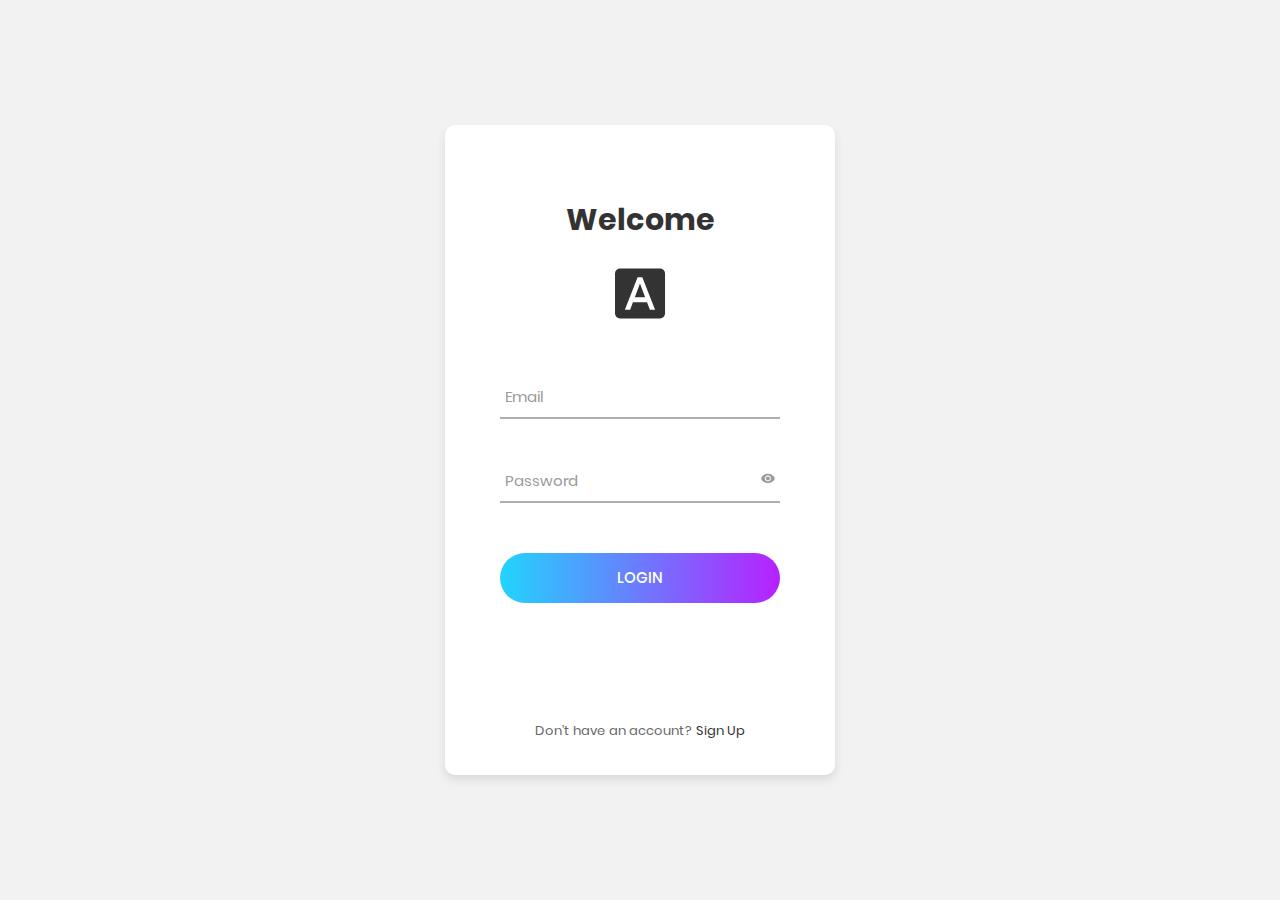
<file: src/main/webapp/resources/login/index.html>
<!DOCTYPE html>
<html lang="en">
<head>
	<title>Login V2</title>
	<meta charset="UTF-8">
	<meta name="viewport" content="width=device-width, initial-scale=1">
<!--===============================================================================================-->	
	<link rel="icon" type="image/png" href="images/icons/favicon.ico"/>
<!--===============================================================================================-->
	<link rel="stylesheet" type="text/css" href="vendor/bootstrap/css/bootstrap.min.css">
<!--===============================================================================================-->
	<link rel="stylesheet" type="text/css" href="fonts/font-awesome-4.7.0/css/font-awesome.min.css">
<!--===============================================================================================-->
	<link rel="stylesheet" type="text/css" href="fonts/iconic/css/material-design-iconic-font.min.css">
<!--===============================================================================================-->
	<link rel="stylesheet" type="text/css" href="vendor/animate/animate.css">
<!--===============================================================================================-->	
	<link rel="stylesheet" type="text/css" href="vendor/css-hamburgers/hamburgers.min.css">
<!--===============================================================================================-->
	<link rel="stylesheet" type="text/css" href="vendor/animsition/css/animsition.min.css">
<!--===============================================================================================-->
	<link rel="stylesheet" type="text/css" href="vendor/select2/select2.min.css">
<!--===============================================================================================-->	
	<link rel="stylesheet" type="text/css" href="vendor/daterangepicker/daterangepicker.css">
<!--===============================================================================================-->
	<link rel="stylesheet" type="text/css" href="css/util.css">
	<link rel="stylesheet" type="text/css" href="css/main.css">
<!--===============================================================================================-->
</head>
<body>
	
	<div class="limiter">
		<div class="container-login100">
			<div class="wrap-login100">
				<form class="login100-form validate-form">
					<span class="login100-form-title p-b-26">
						Welcome
					</span>
					<span class="login100-form-title p-b-48">
						<i class="zmdi zmdi-font"></i>
					</span>

					<div class="wrap-input100 validate-input" data-validate = "Valid email is: a@b.c">
						<input class="input100" type="text" name="email">
						<span class="focus-input100" data-placeholder="Email"></span>
					</div>

					<div class="wrap-input100 validate-input" data-validate="Enter password">
						<span class="btn-show-pass">
							<i class="zmdi zmdi-eye"></i>
						</span>
						<input class="input100" type="password" name="pass">
						<span class="focus-input100" data-placeholder="Password"></span>
					</div>

					<div class="container-login100-form-btn">
						<div class="wrap-login100-form-btn">
							<div class="login100-form-bgbtn"></div>
							<button class="login100-form-btn">
								Login
							</button>
						</div>
					</div>

					<div class="text-center p-t-115">
						<span class="txt1">
							Don’t have an account?
						</span>

						<a class="txt2" href="#">
							Sign Up
						</a>
					</div>
				</form>
			</div>
		</div>
	</div>
	

	<div id="dropDownSelect1"></div>
	
<!--===============================================================================================-->
	<script src="vendor/jquery/jquery-3.2.1.min.js"></script>
<!--===============================================================================================-->
	<script src="vendor/animsition/js/animsition.min.js"></script>
<!--===============================================================================================-->
	<script src="vendor/bootstrap/js/popper.js"></script>
	<script src="vendor/bootstrap/js/bootstrap.min.js"></script>
<!--===============================================================================================-->
	<script src="vendor/select2/select2.min.js"></script>
<!--===============================================================================================-->
	<script src="vendor/daterangepicker/moment.min.js"></script>
	<script src="vendor/daterangepicker/daterangepicker.js"></script>
<!--===============================================================================================-->
	<script src="vendor/countdowntime/countdowntime.js"></script>
<!--===============================================================================================-->
	<script src="js/main.js"></script>

</body>
</html>
</file>
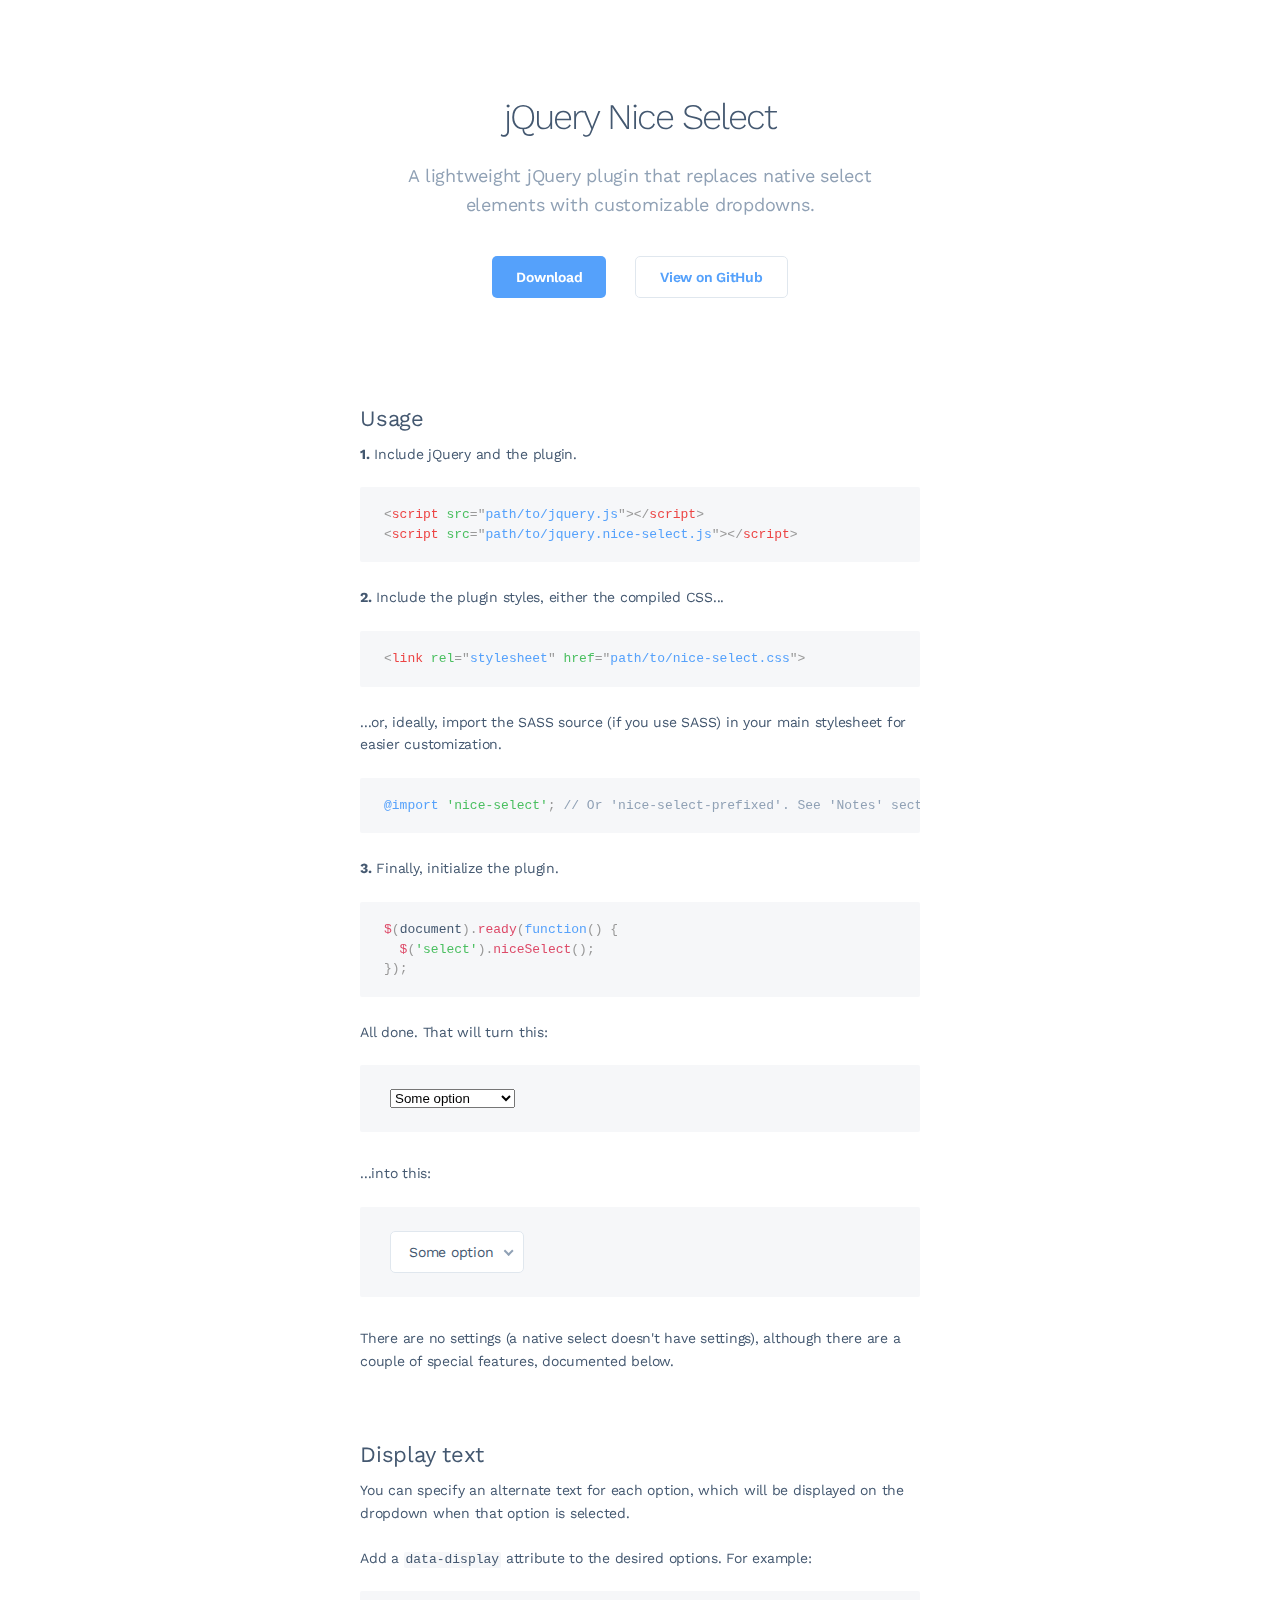
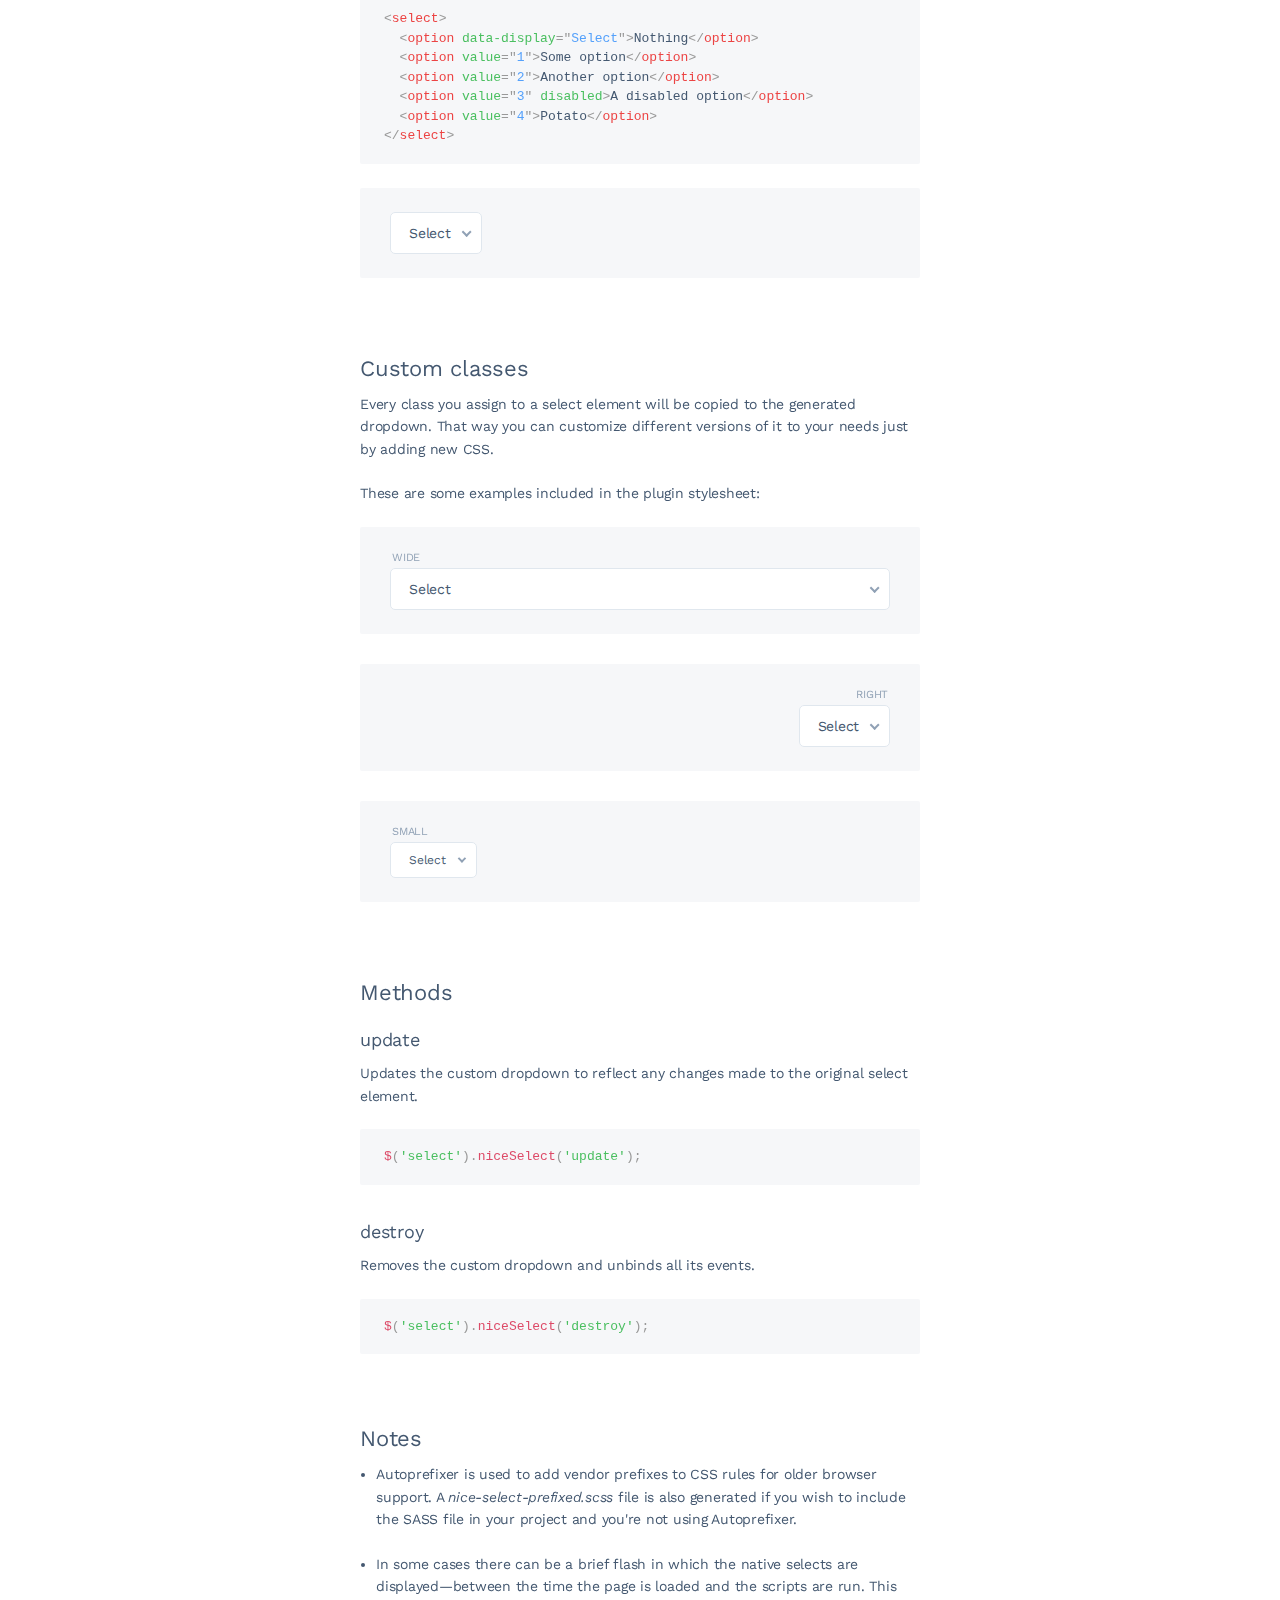
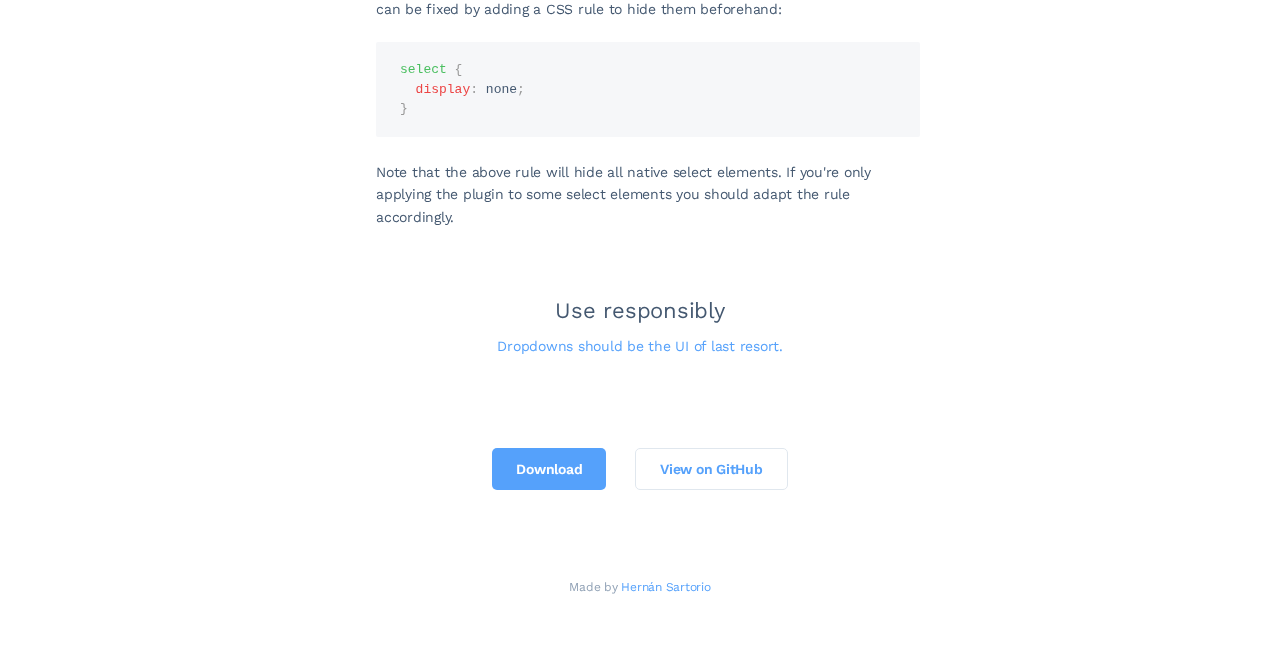
<file: src/main/webapp/resources/Source/jquery-nice-select-1.1.0/index.html>
<!DOCTYPE html>
<html>
<head>

  <meta charset="utf-8">
  <meta name="viewport" content="width=device-width, initial-scale=1, user-scalable=no">

  <title>jQuery Nice Select</title>

  <link href='https://fonts.googleapis.com/css?family=Work+Sans:300,400,600&Inconsolata:400,700' rel='stylesheet' type='text/css'>
  
  <link rel="stylesheet" href="css/style.css">
  
</head>

<body>

  <div class="container">
  
    <div class="header">      
      <h1>jQuery Nice Select</h1>
      
      <p>A lightweight jQuery plugin that replaces native select elements with customizable dropdowns.</p>
      
      <a href="https://github.com/hernansartorio/jquery-nice-select/archive/v1.1.0.zip" class="button">Download</a>
      <a href="https://github.com/hernansartorio/jquery-nice-select" class="button light">View on GitHub</a>
    </div>

    <h2>Usage</h2>
    <p><strong>1.</strong> Include jQuery and the plugin.</p>
    
    <pre><code class="language-html">&lt;script src=&quot;path/to/jquery.js&quot;&gt;&lt;/script&gt; 
&lt;script src=&quot;path/to/jquery.nice-select.js&quot;&gt;&lt;/script&gt;</code></pre>
    
    <p><strong>2.</strong> Include the plugin styles, either the compiled CSS...</p>
    
    <pre><code class="language-html">&lt;link rel=&quot;stylesheet&quot; href=&quot;path/to/nice-select.css&quot;&gt;</code></pre>

    <p>...or, ideally, import the SASS source (if you use SASS) in your main stylesheet for easier customization.</p>
    
    <pre><code class="language-scss">@import 'nice-select'; // Or 'nice-select-prefixed'. See 'Notes' section.</code></pre>
    
    <p><strong>3.</strong> Finally, initialize the plugin.</p>
    
    <pre><code class="language-js">$(document).ready(function() {
  $('select').niceSelect();
});</code></pre>
    
    <p>All done. That will turn this:</p>
    
    <div class="box">
      <select class="ignore">
        <option value="1">Some option</option>
        <option value="2">Another option</option>
        <option value="3" disabled>A disabled option</option>
        <option value="4">Potato</option>
      </select>
    </div>
    
    <p>...into this:</p>
    
    <div class="box">
      <select>
        <option value="1">Some option</option>
        <option value="2">Another option</option>
        <option value="3" disabled>A disabled option</option>
        <option value="4">Potato</option>
      </select>
    </div>
    
    <p>There are no settings (a native select doesn't have settings), although there are a couple of special features, documented below.</p>
    
    <h2>Display text</h2>
    <p>You can specify an alternate text for each option, which will be displayed on the dropdown when that option is selected.</p>
    
    <p>Add a <code class="language-html">data-display</code> attribute to the desired options. For example:</p>
    
    <pre><code class="language-html">&lt;select&gt;
  &lt;option data-display=&quot;Select&quot;&gt;Nothing&lt;/option&gt;
  &lt;option value=&quot;1&quot;&gt;Some option&lt;/option&gt;
  &lt;option value=&quot;2&quot;&gt;Another option&lt;/option&gt;
  &lt;option value=&quot;3&quot; disabled&gt;A disabled option&lt;/option&gt;
  &lt;option value=&quot;4&quot;&gt;Potato&lt;/option&gt;
&lt;/select&gt;</code></pre>
    
    <div class="box">
      <select>
        <option data-display="Select">Nothing</option>
        <option value="1">Some option</option>
        <option value="2">Another option</option>
        <option value="3" disabled>A disabled option</option>
        <option value="4">Potato</option>
      </select>
    </div>

    <h2>Custom classes</h2>
    
    <p>Every class you assign to a select element will be copied to the generated dropdown. That way you can customize different versions of it to your needs just by adding new CSS.</p>
    
    <p>These are some examples included in the plugin stylesheet:</p>
    
    <div class="box">
      <label>Wide</label>
      <select class="wide">
        <option data-display="Select">Nothing</option>
        <option value="1">Some option</option>
        <option value="2">Another option</option>
        <option value="3" disabled>A disabled option</option>
        <option value="4">Potato</option>
      </select>
    </div>
    
    <div class="box">
      <label class="right">Right</label>
      <select class="right">
        <option data-display="Select">Nothing</option>
        <option value="1">Some option</option>
        <option value="2">Another option</option>
        <option value="3" disabled>A disabled option</option>
        <option value="4">Potato</option>
      </select>
    </div>
    
    <div class="box">
      <label>Small</label>
      <select class="small">
        <option data-display="Select">Nothing</option>
        <option value="1">Some option</option>
        <option value="2">Another option</option>
        <option value="3" disabled>A disabled option</option>
        <option value="4">Potato</option>
      </select>
    </div>
    
    <h2>Methods</h2>
    
    <h3>update</h3>
    
    <p>Updates the custom dropdown to reflect any changes made to the original select element.</p>
    
    <pre><code class="language-js">$('select').niceSelect('update');</code></pre>
    
    <h3>destroy</h3>
    
    <p>Removes the custom dropdown and unbinds all its events.</p>
    
    <pre><code class="language-js">$('select').niceSelect('destroy');</code></pre>
    
    <h2>Notes</h2>  
    
    <ul>
      <li>
        <p>Autoprefixer is used to add vendor prefixes to CSS rules for older browser support. A <i>nice-select-prefixed.scss</i> file is also generated if you wish to include the SASS file in your project and you're not using Autoprefixer.</p>
      </li>
      <li>
        <p>In some cases there can be a brief flash in which the native selects are displayed—between the time the page is loaded and the scripts are run. This can be fixed by adding a CSS rule to hide them beforehand:</p>
            
        <pre><code class="language-scss">select {
  display: none;
}</code></pre>

        <p>Note that the above rule will hide all native select elements. If you're only applying the plugin to some select elements you should adapt the rule accordingly.</p>
      </li>
    </ul>

    <div class="footer">
      <h2>Use responsibly</h2>
      
      <p><a href="http://www.lukew.com/ff/entry.asp?1950">Dropdowns should be the UI of last resort.</a></p>
      
      <a href="https://github.com/hernansartorio/jquery-nice-select/archive/v1.1.0.zip" class="button">Download</a>
      <a href="https://github.com/hernansartorio/jquery-nice-select" class="button light">View on GitHub</a>
      
      <div class="credit">
        Made by <a href="http://hernansartorio.com?r=ns">Hernán Sartorio</a>
      </div>
    </div>
    
    
  </div>
  
  <script src="js/jquery.js"></script>
  <script src="js/jquery.nice-select.min.js"></script>
  <script src="js/fastclick.js"></script>
  <script src="js/prism.js"></script>
  
  <script>
    $(document).ready(function() {
      $('select:not(.ignore)').niceSelect();      
      FastClick.attach(document.body);
    });    
  </script>
  
  <script>
    (function(i,s,o,g,r,a,m){i['GoogleAnalyticsObject']=r;i[r]=i[r]||function(){
    (i[r].q=i[r].q||[]).push(arguments)},i[r].l=1*new Date();a=s.createElement(o),
    m=s.getElementsByTagName(o)[0];a.async=1;a.src=g;m.parentNode.insertBefore(a,m)
    })(window,document,'script','//www.google-analytics.com/analytics.js','ga');

    ga('create', 'UA-64633646-1', 'auto');
    ga('send', 'pageview');
  </script>
  
</body>
</html>
</file>
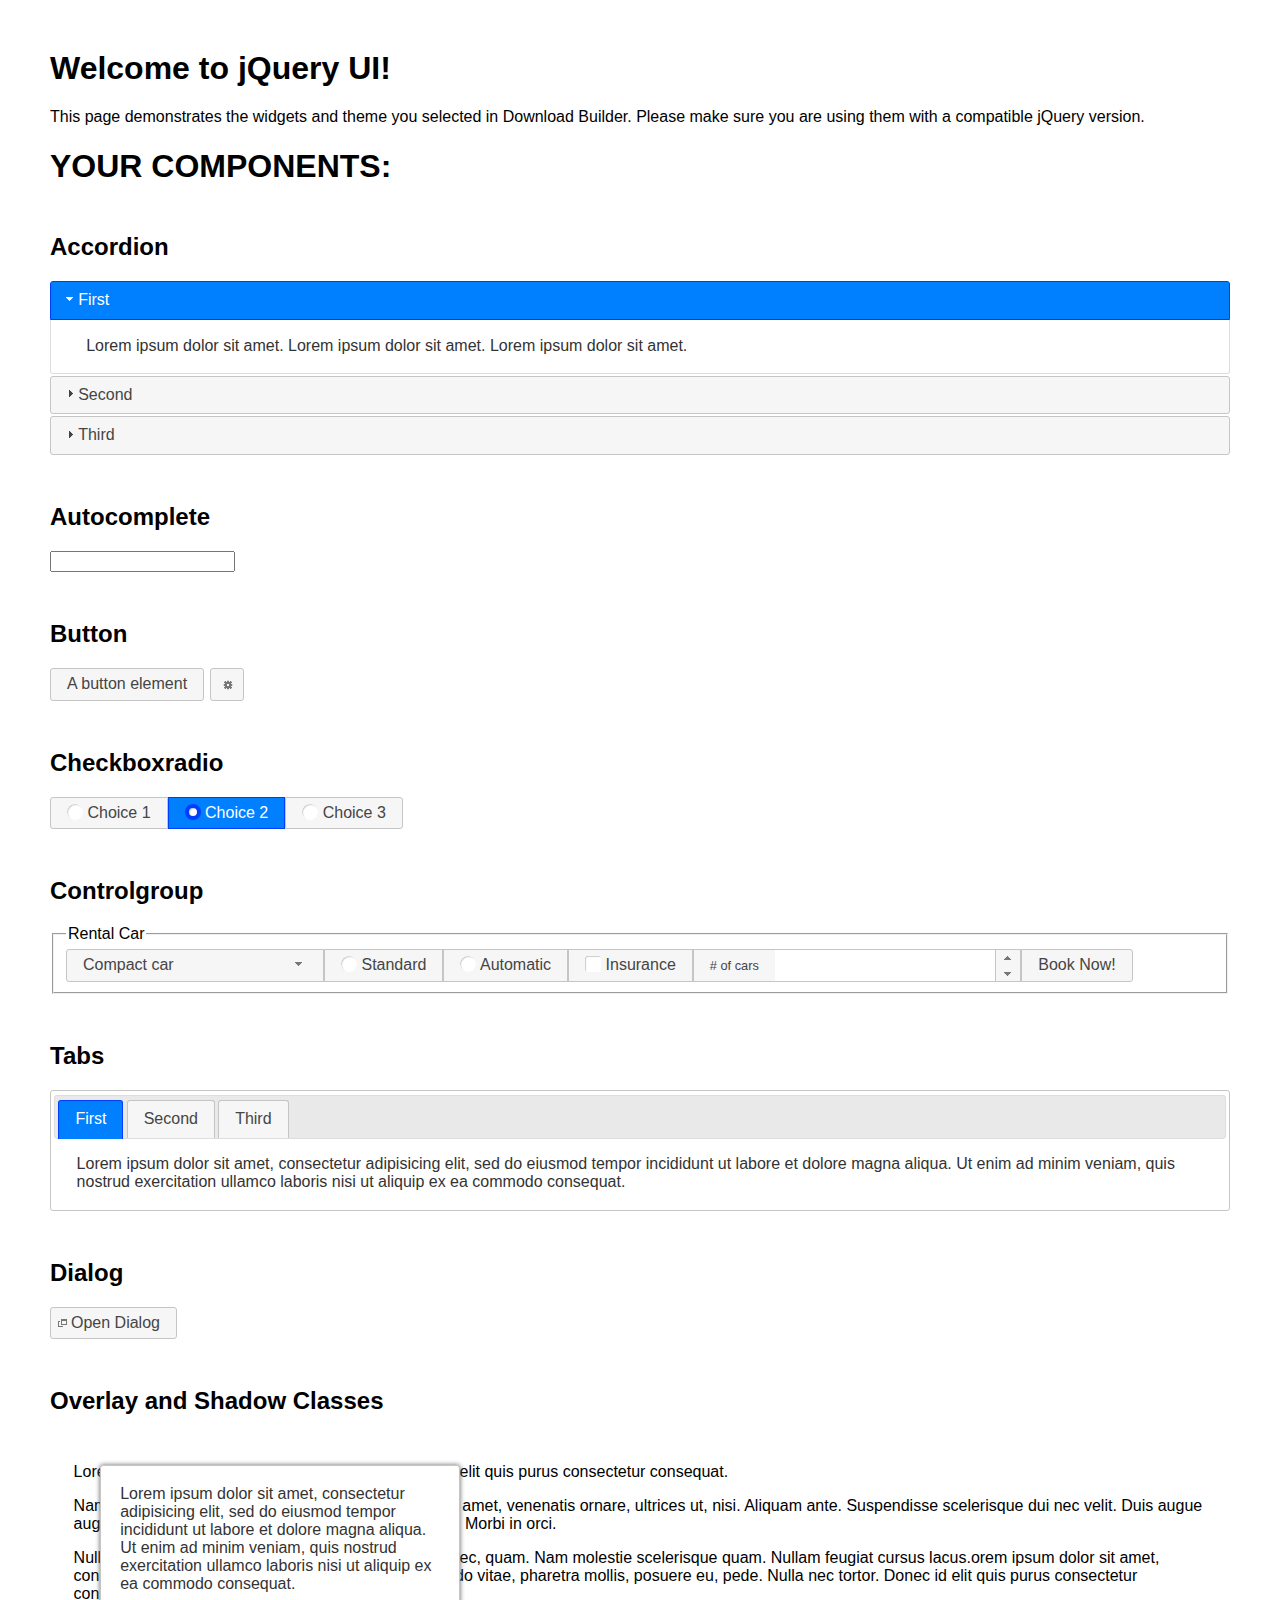
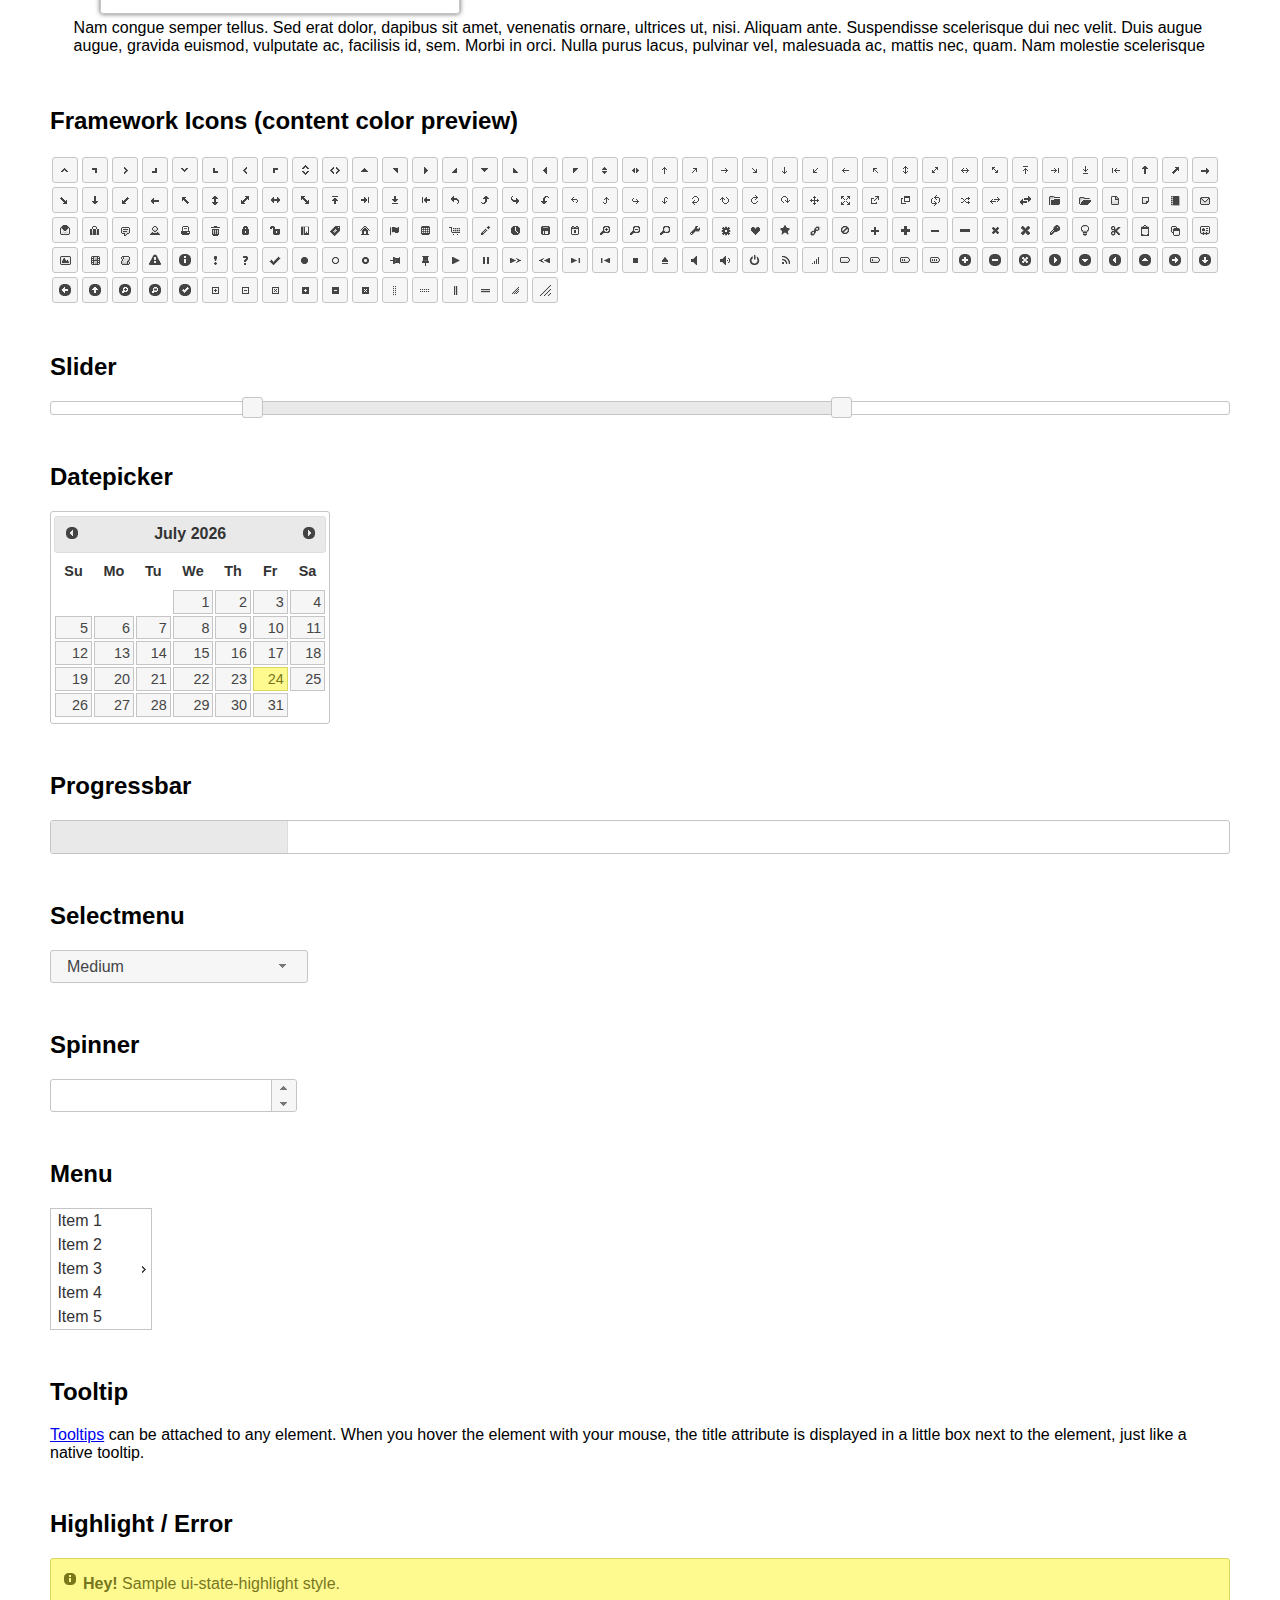
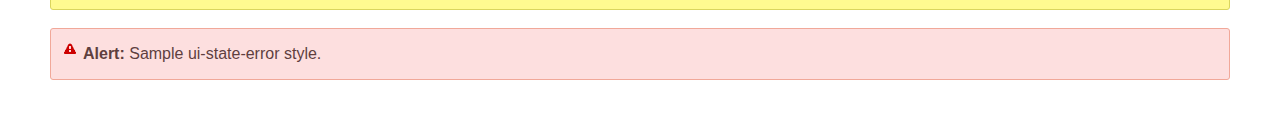
<file: src/main/webapp/resources/Source/jquery-ui-1.12.1/index.html>
<!doctype html>
<html lang="us">
<head>
	<meta charset="utf-8">
	<title>jQuery UI Example Page</title>
	<link href="jquery-ui.css" rel="stylesheet">
	<style>
	body{
		font-family: "Trebuchet MS", sans-serif;
		margin: 50px;
	}
	.demoHeaders {
		margin-top: 2em;
	}
	#dialog-link {
		padding: .4em 1em .4em 20px;
		text-decoration: none;
		position: relative;
	}
	#dialog-link span.ui-icon {
		margin: 0 5px 0 0;
		position: absolute;
		left: .2em;
		top: 50%;
		margin-top: -8px;
	}
	#icons {
		margin: 0;
		padding: 0;
	}
	#icons li {
		margin: 2px;
		position: relative;
		padding: 4px 0;
		cursor: pointer;
		float: left;
		list-style: none;
	}
	#icons span.ui-icon {
		float: left;
		margin: 0 4px;
	}
	.fakewindowcontain .ui-widget-overlay {
		position: absolute;
	}
	select {
		width: 200px;
	}
	</style>
</head>
<body>

<h1>Welcome to jQuery UI!</h1>

<div class="ui-widget">
	<p>This page demonstrates the widgets and theme you selected in Download Builder. Please make sure you are using them with a compatible jQuery version.</p>
</div>

<h1>YOUR COMPONENTS:</h1>


<!-- Accordion -->
<h2 class="demoHeaders">Accordion</h2>
<div id="accordion">
	<h3>First</h3>
	<div>Lorem ipsum dolor sit amet. Lorem ipsum dolor sit amet. Lorem ipsum dolor sit amet.</div>
	<h3>Second</h3>
	<div>Phasellus mattis tincidunt nibh.</div>
	<h3>Third</h3>
	<div>Nam dui erat, auctor a, dignissim quis.</div>
</div>



<!-- Autocomplete -->
<h2 class="demoHeaders">Autocomplete</h2>
<div>
	<input id="autocomplete" title="type &quot;a&quot;">
</div>



<!-- Button -->
<h2 class="demoHeaders">Button</h2>
<button id="button">A button element</button>
<button id="button-icon">An icon-only button</button>



<!-- Checkboxradio -->
<h2 class="demoHeaders">Checkboxradio</h2>
<form style="margin-top: 1em;">
	<div id="radioset">
		<input type="radio" id="radio1" name="radio"><label for="radio1">Choice 1</label>
		<input type="radio" id="radio2" name="radio" checked="checked"><label for="radio2">Choice 2</label>
		<input type="radio" id="radio3" name="radio"><label for="radio3">Choice 3</label>
	</div>
</form>



<!-- Controlgroup -->
<h2 class="demoHeaders">Controlgroup</h2>
<fieldset>
	<legend>Rental Car</legend>
	<div id="controlgroup">
		<select id="car-type">
			<option>Compact car</option>
			<option>Midsize car</option>
			<option>Full size car</option>
			<option>SUV</option>
			<option>Luxury</option>
			<option>Truck</option>
			<option>Van</option>
		</select>
		<label for="transmission-standard">Standard</label>
		<input type="radio" name="transmission" id="transmission-standard">
		<label for="transmission-automatic">Automatic</label>
		<input type="radio" name="transmission" id="transmission-automatic">
		<label for="insurance">Insurance</label>
		<input type="checkbox" name="insurance" id="insurance">
		<label for="horizontal-spinner" class="ui-controlgroup-label"># of cars</label>
		<input id="horizontal-spinner" class="ui-spinner-input">
		<button>Book Now!</button>
	</div>
</fieldset>



<!-- Tabs -->
<h2 class="demoHeaders">Tabs</h2>
<div id="tabs">
	<ul>
		<li><a href="#tabs-1">First</a></li>
		<li><a href="#tabs-2">Second</a></li>
		<li><a href="#tabs-3">Third</a></li>
	</ul>
	<div id="tabs-1">Lorem ipsum dolor sit amet, consectetur adipisicing elit, sed do eiusmod tempor incididunt ut labore et dolore magna aliqua. Ut enim ad minim veniam, quis nostrud exercitation ullamco laboris nisi ut aliquip ex ea commodo consequat.</div>
	<div id="tabs-2">Phasellus mattis tincidunt nibh. Cras orci urna, blandit id, pretium vel, aliquet ornare, felis. Maecenas scelerisque sem non nisl. Fusce sed lorem in enim dictum bibendum.</div>
	<div id="tabs-3">Nam dui erat, auctor a, dignissim quis, sollicitudin eu, felis. Pellentesque nisi urna, interdum eget, sagittis et, consequat vestibulum, lacus. Mauris porttitor ullamcorper augue.</div>
</div>



<h2 class="demoHeaders">Dialog</h2>
<p>
	<button id="dialog-link" class="ui-button ui-corner-all ui-widget">
		<span class="ui-icon ui-icon-newwin"></span>Open Dialog
	</button>
</p>

<h2 class="demoHeaders">Overlay and Shadow Classes</h2>
<div style="position: relative; width: 96%; height: 200px; padding:1% 2%; overflow:hidden;" class="fakewindowcontain">
	<p>Lorem ipsum dolor sit amet,  Nulla nec tortor. Donec id elit quis purus consectetur consequat. </p><p>Nam congue semper tellus. Sed erat dolor, dapibus sit amet, venenatis ornare, ultrices ut, nisi. Aliquam ante. Suspendisse scelerisque dui nec velit. Duis augue augue, gravida euismod, vulputate ac, facilisis id, sem. Morbi in orci. </p><p>Nulla purus lacus, pulvinar vel, malesuada ac, mattis nec, quam. Nam molestie scelerisque quam. Nullam feugiat cursus lacus.orem ipsum dolor sit amet, consectetur adipiscing elit. Donec libero risus, commodo vitae, pharetra mollis, posuere eu, pede. Nulla nec tortor. Donec id elit quis purus consectetur consequat. </p><p>Nam congue semper tellus. Sed erat dolor, dapibus sit amet, venenatis ornare, ultrices ut, nisi. Aliquam ante. Suspendisse scelerisque dui nec velit. Duis augue augue, gravida euismod, vulputate ac, facilisis id, sem. Morbi in orci. Nulla purus lacus, pulvinar vel, malesuada ac, mattis nec, quam. Nam molestie scelerisque quam. </p><p>Nullam feugiat cursus lacus.orem ipsum dolor sit amet, consectetur adipiscing elit. Donec libero risus, commodo vitae, pharetra mollis, posuere eu, pede. Nulla nec tortor. Donec id elit quis purus consectetur consequat. Nam congue semper tellus. Sed erat dolor, dapibus sit amet, venenatis ornare, ultrices ut, nisi. Aliquam ante. </p><p>Suspendisse scelerisque dui nec velit. Duis augue augue, gravida euismod, vulputate ac, facilisis id, sem. Morbi in orci. Nulla purus lacus, pulvinar vel, malesuada ac, mattis nec, quam. Nam molestie scelerisque quam. Nullam feugiat cursus lacus.orem ipsum dolor sit amet, consectetur adipiscing elit. Donec libero risus, commodo vitae, pharetra mollis, posuere eu, pede. Nulla nec tortor. Donec id elit quis purus consectetur consequat. Nam congue semper tellus. Sed erat dolor, dapibus sit amet, venenatis ornare, ultrices ut, nisi. </p>

	<!-- ui-dialog -->
	<div class="ui-widget-overlay ui-front"></div>
	<div style="position: absolute; width: 320px; left: 50px; top: 30px; padding: 1.2em" class="ui-widget ui-front ui-widget-content ui-corner-all ui-widget-shadow">
		Lorem ipsum dolor sit amet, consectetur adipisicing elit, sed do eiusmod tempor incididunt ut labore et dolore magna aliqua. Ut enim ad minim veniam, quis nostrud exercitation ullamco laboris nisi ut aliquip ex ea commodo consequat.
	</div>

</div>

<!-- ui-dialog -->
<div id="dialog" title="Dialog Title">
	<p>Lorem ipsum dolor sit amet, consectetur adipisicing elit, sed do eiusmod tempor incididunt ut labore et dolore magna aliqua. Ut enim ad minim veniam, quis nostrud exercitation ullamco laboris nisi ut aliquip ex ea commodo consequat.</p>
</div>



<h2 class="demoHeaders">Framework Icons (content color preview)</h2>
<ul id="icons" class="ui-widget ui-helper-clearfix">
	<li class="ui-state-default ui-corner-all" title=".ui-icon-caret-1-n"><span class="ui-icon ui-icon-caret-1-n"></span></li>
	<li class="ui-state-default ui-corner-all" title=".ui-icon-caret-1-ne"><span class="ui-icon ui-icon-caret-1-ne"></span></li>
	<li class="ui-state-default ui-corner-all" title=".ui-icon-caret-1-e"><span class="ui-icon ui-icon-caret-1-e"></span></li>
	<li class="ui-state-default ui-corner-all" title=".ui-icon-caret-1-se"><span class="ui-icon ui-icon-caret-1-se"></span></li>
	<li class="ui-state-default ui-corner-all" title=".ui-icon-caret-1-s"><span class="ui-icon ui-icon-caret-1-s"></span></li>
	<li class="ui-state-default ui-corner-all" title=".ui-icon-caret-1-sw"><span class="ui-icon ui-icon-caret-1-sw"></span></li>
	<li class="ui-state-default ui-corner-all" title=".ui-icon-caret-1-w"><span class="ui-icon ui-icon-caret-1-w"></span></li>
	<li class="ui-state-default ui-corner-all" title=".ui-icon-caret-1-nw"><span class="ui-icon ui-icon-caret-1-nw"></span></li>
	<li class="ui-state-default ui-corner-all" title=".ui-icon-caret-2-n-s"><span class="ui-icon ui-icon-caret-2-n-s"></span></li>
	<li class="ui-state-default ui-corner-all" title=".ui-icon-caret-2-e-w"><span class="ui-icon ui-icon-caret-2-e-w"></span></li>
	<li class="ui-state-default ui-corner-all" title=".ui-icon-triangle-1-n"><span class="ui-icon ui-icon-triangle-1-n"></span></li>
	<li class="ui-state-default ui-corner-all" title=".ui-icon-triangle-1-ne"><span class="ui-icon ui-icon-triangle-1-ne"></span></li>
	<li class="ui-state-default ui-corner-all" title=".ui-icon-triangle-1-e"><span class="ui-icon ui-icon-triangle-1-e"></span></li>
	<li class="ui-state-default ui-corner-all" title=".ui-icon-triangle-1-se"><span class="ui-icon ui-icon-triangle-1-se"></span></li>
	<li class="ui-state-default ui-corner-all" title=".ui-icon-triangle-1-s"><span class="ui-icon ui-icon-triangle-1-s"></span></li>
	<li class="ui-state-default ui-corner-all" title=".ui-icon-triangle-1-sw"><span class="ui-icon ui-icon-triangle-1-sw"></span></li>
	<li class="ui-state-default ui-corner-all" title=".ui-icon-triangle-1-w"><span class="ui-icon ui-icon-triangle-1-w"></span></li>
	<li class="ui-state-default ui-corner-all" title=".ui-icon-triangle-1-nw"><span class="ui-icon ui-icon-triangle-1-nw"></span></li>
	<li class="ui-state-default ui-corner-all" title=".ui-icon-triangle-2-n-s"><span class="ui-icon ui-icon-triangle-2-n-s"></span></li>
	<li class="ui-state-default ui-corner-all" title=".ui-icon-triangle-2-e-w"><span class="ui-icon ui-icon-triangle-2-e-w"></span></li>
	<li class="ui-state-default ui-corner-all" title=".ui-icon-arrow-1-n"><span class="ui-icon ui-icon-arrow-1-n"></span></li>
	<li class="ui-state-default ui-corner-all" title=".ui-icon-arrow-1-ne"><span class="ui-icon ui-icon-arrow-1-ne"></span></li>
	<li class="ui-state-default ui-corner-all" title=".ui-icon-arrow-1-e"><span class="ui-icon ui-icon-arrow-1-e"></span></li>
	<li class="ui-state-default ui-corner-all" title=".ui-icon-arrow-1-se"><span class="ui-icon ui-icon-arrow-1-se"></span></li>
	<li class="ui-state-default ui-corner-all" title=".ui-icon-arrow-1-s"><span class="ui-icon ui-icon-arrow-1-s"></span></li>
	<li class="ui-state-default ui-corner-all" title=".ui-icon-arrow-1-sw"><span class="ui-icon ui-icon-arrow-1-sw"></span></li>
	<li class="ui-state-default ui-corner-all" title=".ui-icon-arrow-1-w"><span class="ui-icon ui-icon-arrow-1-w"></span></li>
	<li class="ui-state-default ui-corner-all" title=".ui-icon-arrow-1-nw"><span class="ui-icon ui-icon-arrow-1-nw"></span></li>
	<li class="ui-state-default ui-corner-all" title=".ui-icon-arrow-2-n-s"><span class="ui-icon ui-icon-arrow-2-n-s"></span></li>
	<li class="ui-state-default ui-corner-all" title=".ui-icon-arrow-2-ne-sw"><span class="ui-icon ui-icon-arrow-2-ne-sw"></span></li>
	<li class="ui-state-default ui-corner-all" title=".ui-icon-arrow-2-e-w"><span class="ui-icon ui-icon-arrow-2-e-w"></span></li>
	<li class="ui-state-default ui-corner-all" title=".ui-icon-arrow-2-se-nw"><span class="ui-icon ui-icon-arrow-2-se-nw"></span></li>
	<li class="ui-state-default ui-corner-all" title=".ui-icon-arrowstop-1-n"><span class="ui-icon ui-icon-arrowstop-1-n"></span></li>
	<li class="ui-state-default ui-corner-all" title=".ui-icon-arrowstop-1-e"><span class="ui-icon ui-icon-arrowstop-1-e"></span></li>
	<li class="ui-state-default ui-corner-all" title=".ui-icon-arrowstop-1-s"><span class="ui-icon ui-icon-arrowstop-1-s"></span></li>
	<li class="ui-state-default ui-corner-all" title=".ui-icon-arrowstop-1-w"><span class="ui-icon ui-icon-arrowstop-1-w"></span></li>
	<li class="ui-state-default ui-corner-all" title=".ui-icon-arrowthick-1-n"><span class="ui-icon ui-icon-arrowthick-1-n"></span></li>
	<li class="ui-state-default ui-corner-all" title=".ui-icon-arrowthick-1-ne"><span class="ui-icon ui-icon-arrowthick-1-ne"></span></li>
	<li class="ui-state-default ui-corner-all" title=".ui-icon-arrowthick-1-e"><span class="ui-icon ui-icon-arrowthick-1-e"></span></li>
	<li class="ui-state-default ui-corner-all" title=".ui-icon-arrowthick-1-se"><span class="ui-icon ui-icon-arrowthick-1-se"></span></li>
	<li class="ui-state-default ui-corner-all" title=".ui-icon-arrowthick-1-s"><span class="ui-icon ui-icon-arrowthick-1-s"></span></li>
	<li class="ui-state-default ui-corner-all" title=".ui-icon-arrowthick-1-sw"><span class="ui-icon ui-icon-arrowthick-1-sw"></span></li>
	<li class="ui-state-default ui-corner-all" title=".ui-icon-arrowthick-1-w"><span class="ui-icon ui-icon-arrowthick-1-w"></span></li>
	<li class="ui-state-default ui-corner-all" title=".ui-icon-arrowthick-1-nw"><span class="ui-icon ui-icon-arrowthick-1-nw"></span></li>
	<li class="ui-state-default ui-corner-all" title=".ui-icon-arrowthick-2-n-s"><span class="ui-icon ui-icon-arrowthick-2-n-s"></span></li>
	<li class="ui-state-default ui-corner-all" title=".ui-icon-arrowthick-2-ne-sw"><span class="ui-icon ui-icon-arrowthick-2-ne-sw"></span></li>
	<li class="ui-state-default ui-corner-all" title=".ui-icon-arrowthick-2-e-w"><span class="ui-icon ui-icon-arrowthick-2-e-w"></span></li>
	<li class="ui-state-default ui-corner-all" title=".ui-icon-arrowthick-2-se-nw"><span class="ui-icon ui-icon-arrowthick-2-se-nw"></span></li>
	<li class="ui-state-default ui-corner-all" title=".ui-icon-arrowthickstop-1-n"><span class="ui-icon ui-icon-arrowthickstop-1-n"></span></li>
	<li class="ui-state-default ui-corner-all" title=".ui-icon-arrowthickstop-1-e"><span class="ui-icon ui-icon-arrowthickstop-1-e"></span></li>
	<li class="ui-state-default ui-corner-all" title=".ui-icon-arrowthickstop-1-s"><span class="ui-icon ui-icon-arrowthickstop-1-s"></span></li>
	<li class="ui-state-default ui-corner-all" title=".ui-icon-arrowthickstop-1-w"><span class="ui-icon ui-icon-arrowthickstop-1-w"></span></li>
	<li class="ui-state-default ui-corner-all" title=".ui-icon-arrowreturnthick-1-w"><span class="ui-icon ui-icon-arrowreturnthick-1-w"></span></li>
	<li class="ui-state-default ui-corner-all" title=".ui-icon-arrowreturnthick-1-n"><span class="ui-icon ui-icon-arrowreturnthick-1-n"></span></li>
	<li class="ui-state-default ui-corner-all" title=".ui-icon-arrowreturnthick-1-e"><span class="ui-icon ui-icon-arrowreturnthick-1-e"></span></li>
	<li class="ui-state-default ui-corner-all" title=".ui-icon-arrowreturnthick-1-s"><span class="ui-icon ui-icon-arrowreturnthick-1-s"></span></li>
	<li class="ui-state-default ui-corner-all" title=".ui-icon-arrowreturn-1-w"><span class="ui-icon ui-icon-arrowreturn-1-w"></span></li>
	<li class="ui-state-default ui-corner-all" title=".ui-icon-arrowreturn-1-n"><span class="ui-icon ui-icon-arrowreturn-1-n"></span></li>
	<li class="ui-state-default ui-corner-all" title=".ui-icon-arrowreturn-1-e"><span class="ui-icon ui-icon-arrowreturn-1-e"></span></li>
	<li class="ui-state-default ui-corner-all" title=".ui-icon-arrowreturn-1-s"><span class="ui-icon ui-icon-arrowreturn-1-s"></span></li>
	<li class="ui-state-default ui-corner-all" title=".ui-icon-arrowrefresh-1-w"><span class="ui-icon ui-icon-arrowrefresh-1-w"></span></li>
	<li class="ui-state-default ui-corner-all" title=".ui-icon-arrowrefresh-1-n"><span class="ui-icon ui-icon-arrowrefresh-1-n"></span></li>
	<li class="ui-state-default ui-corner-all" title=".ui-icon-arrowrefresh-1-e"><span class="ui-icon ui-icon-arrowrefresh-1-e"></span></li>
	<li class="ui-state-default ui-corner-all" title=".ui-icon-arrowrefresh-1-s"><span class="ui-icon ui-icon-arrowrefresh-1-s"></span></li>
	<li class="ui-state-default ui-corner-all" title=".ui-icon-arrow-4"><span class="ui-icon ui-icon-arrow-4"></span></li>
	<li class="ui-state-default ui-corner-all" title=".ui-icon-arrow-4-diag"><span class="ui-icon ui-icon-arrow-4-diag"></span></li>
	<li class="ui-state-default ui-corner-all" title=".ui-icon-extlink"><span class="ui-icon ui-icon-extlink"></span></li>
	<li class="ui-state-default ui-corner-all" title=".ui-icon-newwin"><span class="ui-icon ui-icon-newwin"></span></li>
	<li class="ui-state-default ui-corner-all" title=".ui-icon-refresh"><span class="ui-icon ui-icon-refresh"></span></li>
	<li class="ui-state-default ui-corner-all" title=".ui-icon-shuffle"><span class="ui-icon ui-icon-shuffle"></span></li>
	<li class="ui-state-default ui-corner-all" title=".ui-icon-transfer-e-w"><span class="ui-icon ui-icon-transfer-e-w"></span></li>
	<li class="ui-state-default ui-corner-all" title=".ui-icon-transferthick-e-w"><span class="ui-icon ui-icon-transferthick-e-w"></span></li>
	<li class="ui-state-default ui-corner-all" title=".ui-icon-folder-collapsed"><span class="ui-icon ui-icon-folder-collapsed"></span></li>
	<li class="ui-state-default ui-corner-all" title=".ui-icon-folder-open"><span class="ui-icon ui-icon-folder-open"></span></li>
	<li class="ui-state-default ui-corner-all" title=".ui-icon-document"><span class="ui-icon ui-icon-document"></span></li>
	<li class="ui-state-default ui-corner-all" title=".ui-icon-document-b"><span class="ui-icon ui-icon-document-b"></span></li>
	<li class="ui-state-default ui-corner-all" title=".ui-icon-note"><span class="ui-icon ui-icon-note"></span></li>
	<li class="ui-state-default ui-corner-all" title=".ui-icon-mail-closed"><span class="ui-icon ui-icon-mail-closed"></span></li>
	<li class="ui-state-default ui-corner-all" title=".ui-icon-mail-open"><span class="ui-icon ui-icon-mail-open"></span></li>
	<li class="ui-state-default ui-corner-all" title=".ui-icon-suitcase"><span class="ui-icon ui-icon-suitcase"></span></li>
	<li class="ui-state-default ui-corner-all" title=".ui-icon-comment"><span class="ui-icon ui-icon-comment"></span></li>
	<li class="ui-state-default ui-corner-all" title=".ui-icon-person"><span class="ui-icon ui-icon-person"></span></li>
	<li class="ui-state-default ui-corner-all" title=".ui-icon-print"><span class="ui-icon ui-icon-print"></span></li>
	<li class="ui-state-default ui-corner-all" title=".ui-icon-trash"><span class="ui-icon ui-icon-trash"></span></li>
	<li class="ui-state-default ui-corner-all" title=".ui-icon-locked"><span class="ui-icon ui-icon-locked"></span></li>
	<li class="ui-state-default ui-corner-all" title=".ui-icon-unlocked"><span class="ui-icon ui-icon-unlocked"></span></li>
	<li class="ui-state-default ui-corner-all" title=".ui-icon-bookmark"><span class="ui-icon ui-icon-bookmark"></span></li>
	<li class="ui-state-default ui-corner-all" title=".ui-icon-tag"><span class="ui-icon ui-icon-tag"></span></li>
	<li class="ui-state-default ui-corner-all" title=".ui-icon-home"><span class="ui-icon ui-icon-home"></span></li>
	<li class="ui-state-default ui-corner-all" title=".ui-icon-flag"><span class="ui-icon ui-icon-flag"></span></li>
	<li class="ui-state-default ui-corner-all" title=".ui-icon-calculator"><span class="ui-icon ui-icon-calculator"></span></li>
	<li class="ui-state-default ui-corner-all" title=".ui-icon-cart"><span class="ui-icon ui-icon-cart"></span></li>
	<li class="ui-state-default ui-corner-all" title=".ui-icon-pencil"><span class="ui-icon ui-icon-pencil"></span></li>
	<li class="ui-state-default ui-corner-all" title=".ui-icon-clock"><span class="ui-icon ui-icon-clock"></span></li>
	<li class="ui-state-default ui-corner-all" title=".ui-icon-disk"><span class="ui-icon ui-icon-disk"></span></li>
	<li class="ui-state-default ui-corner-all" title=".ui-icon-calendar"><span class="ui-icon ui-icon-calendar"></span></li>
	<li class="ui-state-default ui-corner-all" title=".ui-icon-zoomin"><span class="ui-icon ui-icon-zoomin"></span></li>
	<li class="ui-state-default ui-corner-all" title=".ui-icon-zoomout"><span class="ui-icon ui-icon-zoomout"></span></li>
	<li class="ui-state-default ui-corner-all" title=".ui-icon-search"><span class="ui-icon ui-icon-search"></span></li>
	<li class="ui-state-default ui-corner-all" title=".ui-icon-wrench"><span class="ui-icon ui-icon-wrench"></span></li>
	<li class="ui-state-default ui-corner-all" title=".ui-icon-gear"><span class="ui-icon ui-icon-gear"></span></li>
	<li class="ui-state-default ui-corner-all" title=".ui-icon-heart"><span class="ui-icon ui-icon-heart"></span></li>
	<li class="ui-state-default ui-corner-all" title=".ui-icon-star"><span class="ui-icon ui-icon-star"></span></li>
	<li class="ui-state-default ui-corner-all" title=".ui-icon-link"><span class="ui-icon ui-icon-link"></span></li>
	<li class="ui-state-default ui-corner-all" title=".ui-icon-cancel"><span class="ui-icon ui-icon-cancel"></span></li>
	<li class="ui-state-default ui-corner-all" title=".ui-icon-plus"><span class="ui-icon ui-icon-plus"></span></li>
	<li class="ui-state-default ui-corner-all" title=".ui-icon-plusthick"><span class="ui-icon ui-icon-plusthick"></span></li>
	<li class="ui-state-default ui-corner-all" title=".ui-icon-minus"><span class="ui-icon ui-icon-minus"></span></li>
	<li class="ui-state-default ui-corner-all" title=".ui-icon-minusthick"><span class="ui-icon ui-icon-minusthick"></span></li>
	<li class="ui-state-default ui-corner-all" title=".ui-icon-close"><span class="ui-icon ui-icon-close"></span></li>
	<li class="ui-state-default ui-corner-all" title=".ui-icon-closethick"><span class="ui-icon ui-icon-closethick"></span></li>
	<li class="ui-state-default ui-corner-all" title=".ui-icon-key"><span class="ui-icon ui-icon-key"></span></li>
	<li class="ui-state-default ui-corner-all" title=".ui-icon-lightbulb"><span class="ui-icon ui-icon-lightbulb"></span></li>
	<li class="ui-state-default ui-corner-all" title=".ui-icon-scissors"><span class="ui-icon ui-icon-scissors"></span></li>
	<li class="ui-state-default ui-corner-all" title=".ui-icon-clipboard"><span class="ui-icon ui-icon-clipboard"></span></li>
	<li class="ui-state-default ui-corner-all" title=".ui-icon-copy"><span class="ui-icon ui-icon-copy"></span></li>
	<li class="ui-state-default ui-corner-all" title=".ui-icon-contact"><span class="ui-icon ui-icon-contact"></span></li>
	<li class="ui-state-default ui-corner-all" title=".ui-icon-image"><span class="ui-icon ui-icon-image"></span></li>
	<li class="ui-state-default ui-corner-all" title=".ui-icon-video"><span class="ui-icon ui-icon-video"></span></li>
	<li class="ui-state-default ui-corner-all" title=".ui-icon-script"><span class="ui-icon ui-icon-script"></span></li>
	<li class="ui-state-default ui-corner-all" title=".ui-icon-alert"><span class="ui-icon ui-icon-alert"></span></li>
	<li class="ui-state-default ui-corner-all" title=".ui-icon-info"><span class="ui-icon ui-icon-info"></span></li>
	<li class="ui-state-default ui-corner-all" title=".ui-icon-notice"><span class="ui-icon ui-icon-notice"></span></li>
	<li class="ui-state-default ui-corner-all" title=".ui-icon-help"><span class="ui-icon ui-icon-help"></span></li>
	<li class="ui-state-default ui-corner-all" title=".ui-icon-check"><span class="ui-icon ui-icon-check"></span></li>
	<li class="ui-state-default ui-corner-all" title=".ui-icon-bullet"><span class="ui-icon ui-icon-bullet"></span></li>
	<li class="ui-state-default ui-corner-all" title=".ui-icon-radio-off"><span class="ui-icon ui-icon-radio-off"></span></li>
	<li class="ui-state-default ui-corner-all" title=".ui-icon-radio-on"><span class="ui-icon ui-icon-radio-on"></span></li>
	<li class="ui-state-default ui-corner-all" title=".ui-icon-pin-w"><span class="ui-icon ui-icon-pin-w"></span></li>
	<li class="ui-state-default ui-corner-all" title=".ui-icon-pin-s"><span class="ui-icon ui-icon-pin-s"></span></li>
	<li class="ui-state-default ui-corner-all" title=".ui-icon-play"><span class="ui-icon ui-icon-play"></span></li>
	<li class="ui-state-default ui-corner-all" title=".ui-icon-pause"><span class="ui-icon ui-icon-pause"></span></li>
	<li class="ui-state-default ui-corner-all" title=".ui-icon-seek-next"><span class="ui-icon ui-icon-seek-next"></span></li>
	<li class="ui-state-default ui-corner-all" title=".ui-icon-seek-prev"><span class="ui-icon ui-icon-seek-prev"></span></li>
	<li class="ui-state-default ui-corner-all" title=".ui-icon-seek-end"><span class="ui-icon ui-icon-seek-end"></span></li>
	<li class="ui-state-default ui-corner-all" title=".ui-icon-seek-first"><span class="ui-icon ui-icon-seek-first"></span></li>
	<li class="ui-state-default ui-corner-all" title=".ui-icon-stop"><span class="ui-icon ui-icon-stop"></span></li>
	<li class="ui-state-default ui-corner-all" title=".ui-icon-eject"><span class="ui-icon ui-icon-eject"></span></li>
	<li class="ui-state-default ui-corner-all" title=".ui-icon-volume-off"><span class="ui-icon ui-icon-volume-off"></span></li>
	<li class="ui-state-default ui-corner-all" title=".ui-icon-volume-on"><span class="ui-icon ui-icon-volume-on"></span></li>
	<li class="ui-state-default ui-corner-all" title=".ui-icon-power"><span class="ui-icon ui-icon-power"></span></li>
	<li class="ui-state-default ui-corner-all" title=".ui-icon-signal-diag"><span class="ui-icon ui-icon-signal-diag"></span></li>
	<li class="ui-state-default ui-corner-all" title=".ui-icon-signal"><span class="ui-icon ui-icon-signal"></span></li>
	<li class="ui-state-default ui-corner-all" title=".ui-icon-battery-0"><span class="ui-icon ui-icon-battery-0"></span></li>
	<li class="ui-state-default ui-corner-all" title=".ui-icon-battery-1"><span class="ui-icon ui-icon-battery-1"></span></li>
	<li class="ui-state-default ui-corner-all" title=".ui-icon-battery-2"><span class="ui-icon ui-icon-battery-2"></span></li>
	<li class="ui-state-default ui-corner-all" title=".ui-icon-battery-3"><span class="ui-icon ui-icon-battery-3"></span></li>
	<li class="ui-state-default ui-corner-all" title=".ui-icon-circle-plus"><span class="ui-icon ui-icon-circle-plus"></span></li>
	<li class="ui-state-default ui-corner-all" title=".ui-icon-circle-minus"><span class="ui-icon ui-icon-circle-minus"></span></li>
	<li class="ui-state-default ui-corner-all" title=".ui-icon-circle-close"><span class="ui-icon ui-icon-circle-close"></span></li>
	<li class="ui-state-default ui-corner-all" title=".ui-icon-circle-triangle-e"><span class="ui-icon ui-icon-circle-triangle-e"></span></li>
	<li class="ui-state-default ui-corner-all" title=".ui-icon-circle-triangle-s"><span class="ui-icon ui-icon-circle-triangle-s"></span></li>
	<li class="ui-state-default ui-corner-all" title=".ui-icon-circle-triangle-w"><span class="ui-icon ui-icon-circle-triangle-w"></span></li>
	<li class="ui-state-default ui-corner-all" title=".ui-icon-circle-triangle-n"><span class="ui-icon ui-icon-circle-triangle-n"></span></li>
	<li class="ui-state-default ui-corner-all" title=".ui-icon-circle-arrow-e"><span class="ui-icon ui-icon-circle-arrow-e"></span></li>
	<li class="ui-state-default ui-corner-all" title=".ui-icon-circle-arrow-s"><span class="ui-icon ui-icon-circle-arrow-s"></span></li>
	<li class="ui-state-default ui-corner-all" title=".ui-icon-circle-arrow-w"><span class="ui-icon ui-icon-circle-arrow-w"></span></li>
	<li class="ui-state-default ui-corner-all" title=".ui-icon-circle-arrow-n"><span class="ui-icon ui-icon-circle-arrow-n"></span></li>
	<li class="ui-state-default ui-corner-all" title=".ui-icon-circle-zoomin"><span class="ui-icon ui-icon-circle-zoomin"></span></li>
	<li class="ui-state-default ui-corner-all" title=".ui-icon-circle-zoomout"><span class="ui-icon ui-icon-circle-zoomout"></span></li>
	<li class="ui-state-default ui-corner-all" title=".ui-icon-circle-check"><span class="ui-icon ui-icon-circle-check"></span></li>
	<li class="ui-state-default ui-corner-all" title=".ui-icon-circlesmall-plus"><span class="ui-icon ui-icon-circlesmall-plus"></span></li>
	<li class="ui-state-default ui-corner-all" title=".ui-icon-circlesmall-minus"><span class="ui-icon ui-icon-circlesmall-minus"></span></li>
	<li class="ui-state-default ui-corner-all" title=".ui-icon-circlesmall-close"><span class="ui-icon ui-icon-circlesmall-close"></span></li>
	<li class="ui-state-default ui-corner-all" title=".ui-icon-squaresmall-plus"><span class="ui-icon ui-icon-squaresmall-plus"></span></li>
	<li class="ui-state-default ui-corner-all" title=".ui-icon-squaresmall-minus"><span class="ui-icon ui-icon-squaresmall-minus"></span></li>
	<li class="ui-state-default ui-corner-all" title=".ui-icon-squaresmall-close"><span class="ui-icon ui-icon-squaresmall-close"></span></li>
	<li class="ui-state-default ui-corner-all" title=".ui-icon-grip-dotted-vertical"><span class="ui-icon ui-icon-grip-dotted-vertical"></span></li>
	<li class="ui-state-default ui-corner-all" title=".ui-icon-grip-dotted-horizontal"><span class="ui-icon ui-icon-grip-dotted-horizontal"></span></li>
	<li class="ui-state-default ui-corner-all" title=".ui-icon-grip-solid-vertical"><span class="ui-icon ui-icon-grip-solid-vertical"></span></li>
	<li class="ui-state-default ui-corner-all" title=".ui-icon-grip-solid-horizontal"><span class="ui-icon ui-icon-grip-solid-horizontal"></span></li>
	<li class="ui-state-default ui-corner-all" title=".ui-icon-gripsmall-diagonal-se"><span class="ui-icon ui-icon-gripsmall-diagonal-se"></span></li>
	<li class="ui-state-default ui-corner-all" title=".ui-icon-grip-diagonal-se"><span class="ui-icon ui-icon-grip-diagonal-se"></span></li>
</ul>


<!-- Slider -->
<h2 class="demoHeaders">Slider</h2>
<div id="slider"></div>



<!-- Datepicker -->
<h2 class="demoHeaders">Datepicker</h2>
<div id="datepicker"></div>



<!-- Progressbar -->
<h2 class="demoHeaders">Progressbar</h2>
<div id="progressbar"></div>



<!-- Progressbar -->
<h2 class="demoHeaders">Selectmenu</h2>
<select id="selectmenu">
	<option>Slower</option>
	<option>Slow</option>
	<option selected="selected">Medium</option>
	<option>Fast</option>
	<option>Faster</option>
</select>



<!-- Spinner -->
<h2 class="demoHeaders">Spinner</h2>
<input id="spinner">



<!-- Menu -->
<h2 class="demoHeaders">Menu</h2>
<ul style="width:100px;" id="menu">
	<li><div>Item 1</div></li>
	<li><div>Item 2</div></li>
	<li><div>Item 3</div>
		<ul>
			<li><div>Item 3-1</div></li>
			<li><div>Item 3-2</div></li>
			<li><div>Item 3-3</div></li>
			<li><div>Item 3-4</div></li>
			<li><div>Item 3-5</div></li>
		</ul>
	</li>
	<li><div>Item 4</div></li>
	<li><div>Item 5</div></li>
</ul>



<!-- Tooltip -->
<h2 class="demoHeaders">Tooltip</h2>
<p id="tooltip">
	<a href="#" title="That&apos;s what this widget is">Tooltips</a> can be attached to any element. When you hover
the element with your mouse, the title attribute is displayed in a little box next to the element, just like a native tooltip.
</p>


<!-- Highlight / Error -->
<h2 class="demoHeaders">Highlight / Error</h2>
<div class="ui-widget">
	<div class="ui-state-highlight ui-corner-all" style="margin-top: 20px; padding: 0 .7em;">
		<p><span class="ui-icon ui-icon-info" style="float: left; margin-right: .3em;"></span>
		<strong>Hey!</strong> Sample ui-state-highlight style.</p>
	</div>
</div>
<br>
<div class="ui-widget">
	<div class="ui-state-error ui-corner-all" style="padding: 0 .7em;">
		<p><span class="ui-icon ui-icon-alert" style="float: left; margin-right: .3em;"></span>
		<strong>Alert:</strong> Sample ui-state-error style.</p>
	</div>
</div>

<script src="external/jquery/jquery.js"></script>
<script src="jquery-ui.js"></script>
<script>

$( "#accordion" ).accordion();



var availableTags = [
	"ActionScript",
	"AppleScript",
	"Asp",
	"BASIC",
	"C",
	"C++",
	"Clojure",
	"COBOL",
	"ColdFusion",
	"Erlang",
	"Fortran",
	"Groovy",
	"Haskell",
	"Java",
	"JavaScript",
	"Lisp",
	"Perl",
	"PHP",
	"Python",
	"Ruby",
	"Scala",
	"Scheme"
];
$( "#autocomplete" ).autocomplete({
	source: availableTags
});



$( "#button" ).button();
$( "#button-icon" ).button({
	icon: "ui-icon-gear",
	showLabel: false
});



$( "#radioset" ).buttonset();



$( "#controlgroup" ).controlgroup();



$( "#tabs" ).tabs();



$( "#dialog" ).dialog({
	autoOpen: false,
	width: 400,
	buttons: [
		{
			text: "Ok",
			click: function() {
				$( this ).dialog( "close" );
			}
		},
		{
			text: "Cancel",
			click: function() {
				$( this ).dialog( "close" );
			}
		}
	]
});

// Link to open the dialog
$( "#dialog-link" ).click(function( event ) {
	$( "#dialog" ).dialog( "open" );
	event.preventDefault();
});



$( "#datepicker" ).datepicker({
	inline: true
});



$( "#slider" ).slider({
	range: true,
	values: [ 17, 67 ]
});



$( "#progressbar" ).progressbar({
	value: 20
});



$( "#spinner" ).spinner();



$( "#menu" ).menu();



$( "#tooltip" ).tooltip();



$( "#selectmenu" ).selectmenu();


// Hover states on the static widgets
$( "#dialog-link, #icons li" ).hover(
	function() {
		$( this ).addClass( "ui-state-hover" );
	},
	function() {
		$( this ).removeClass( "ui-state-hover" );
	}
);
</script>
</body>
</html>
</file>
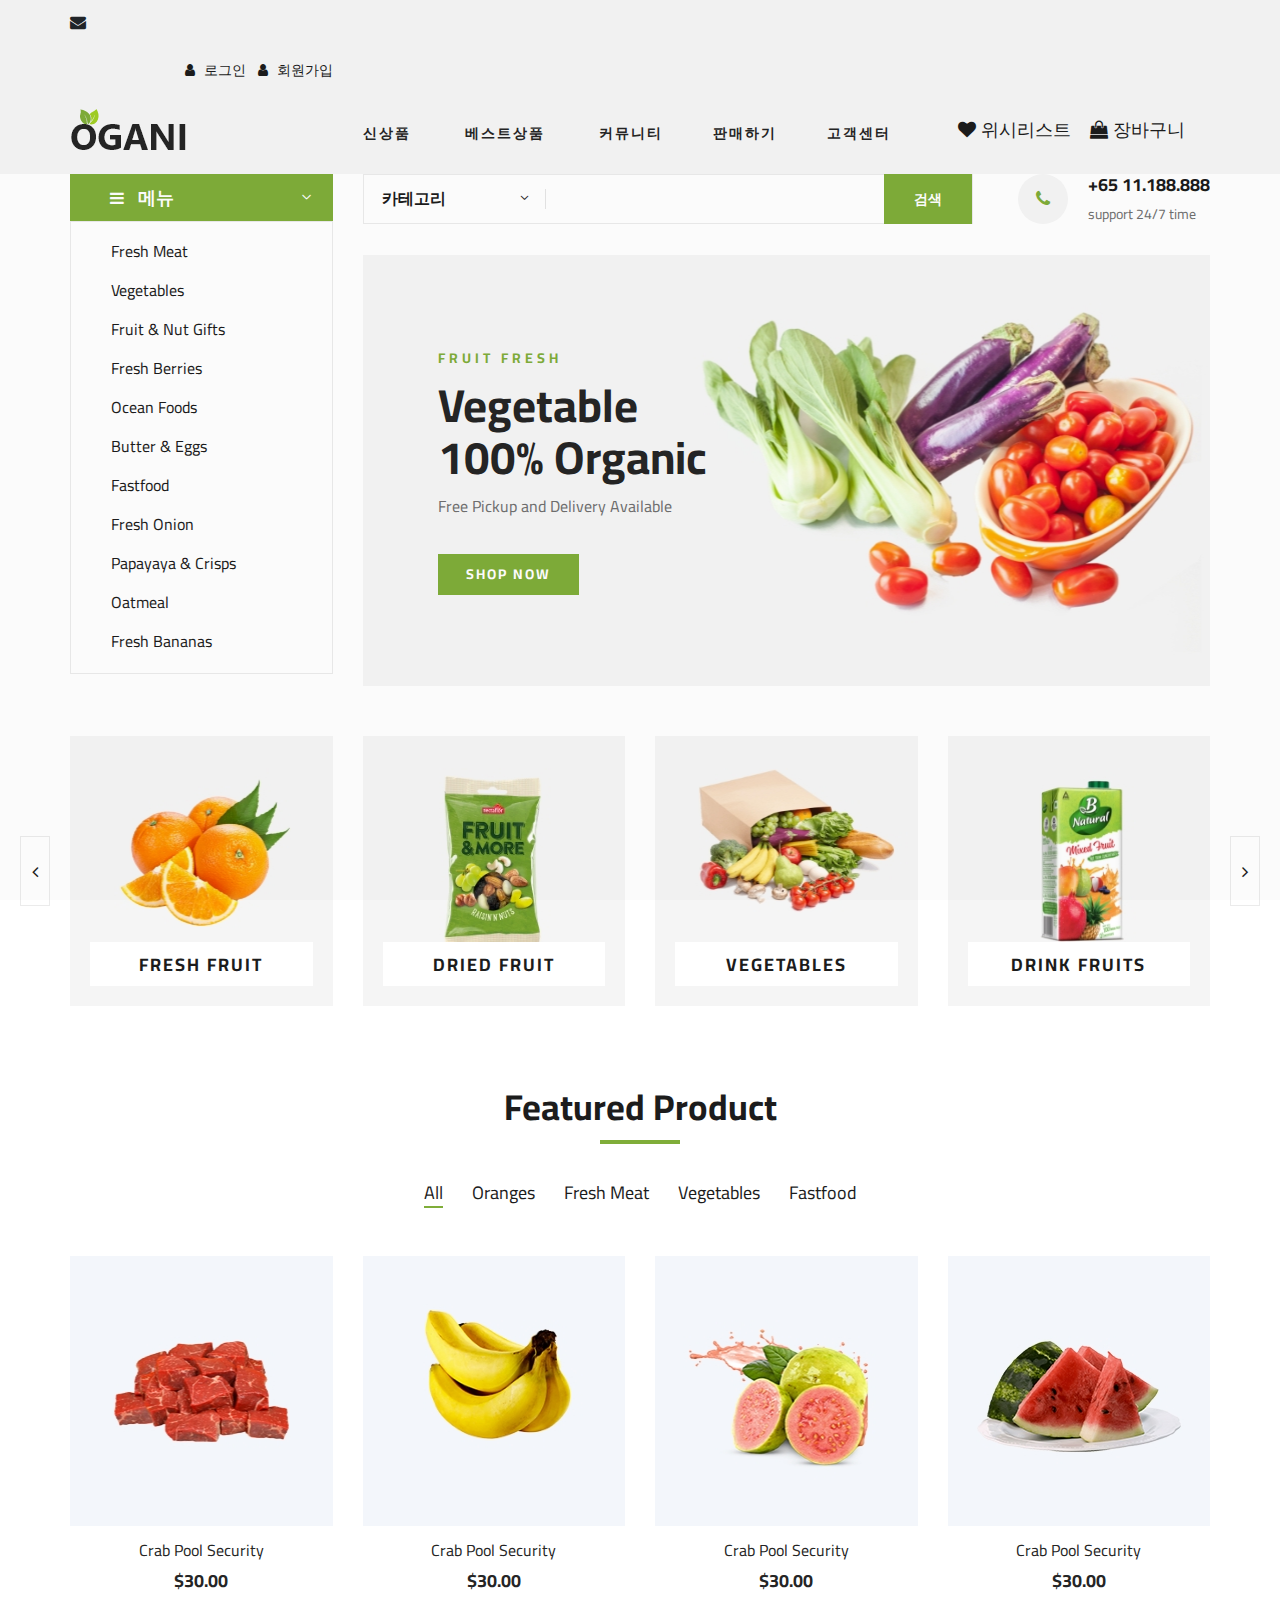
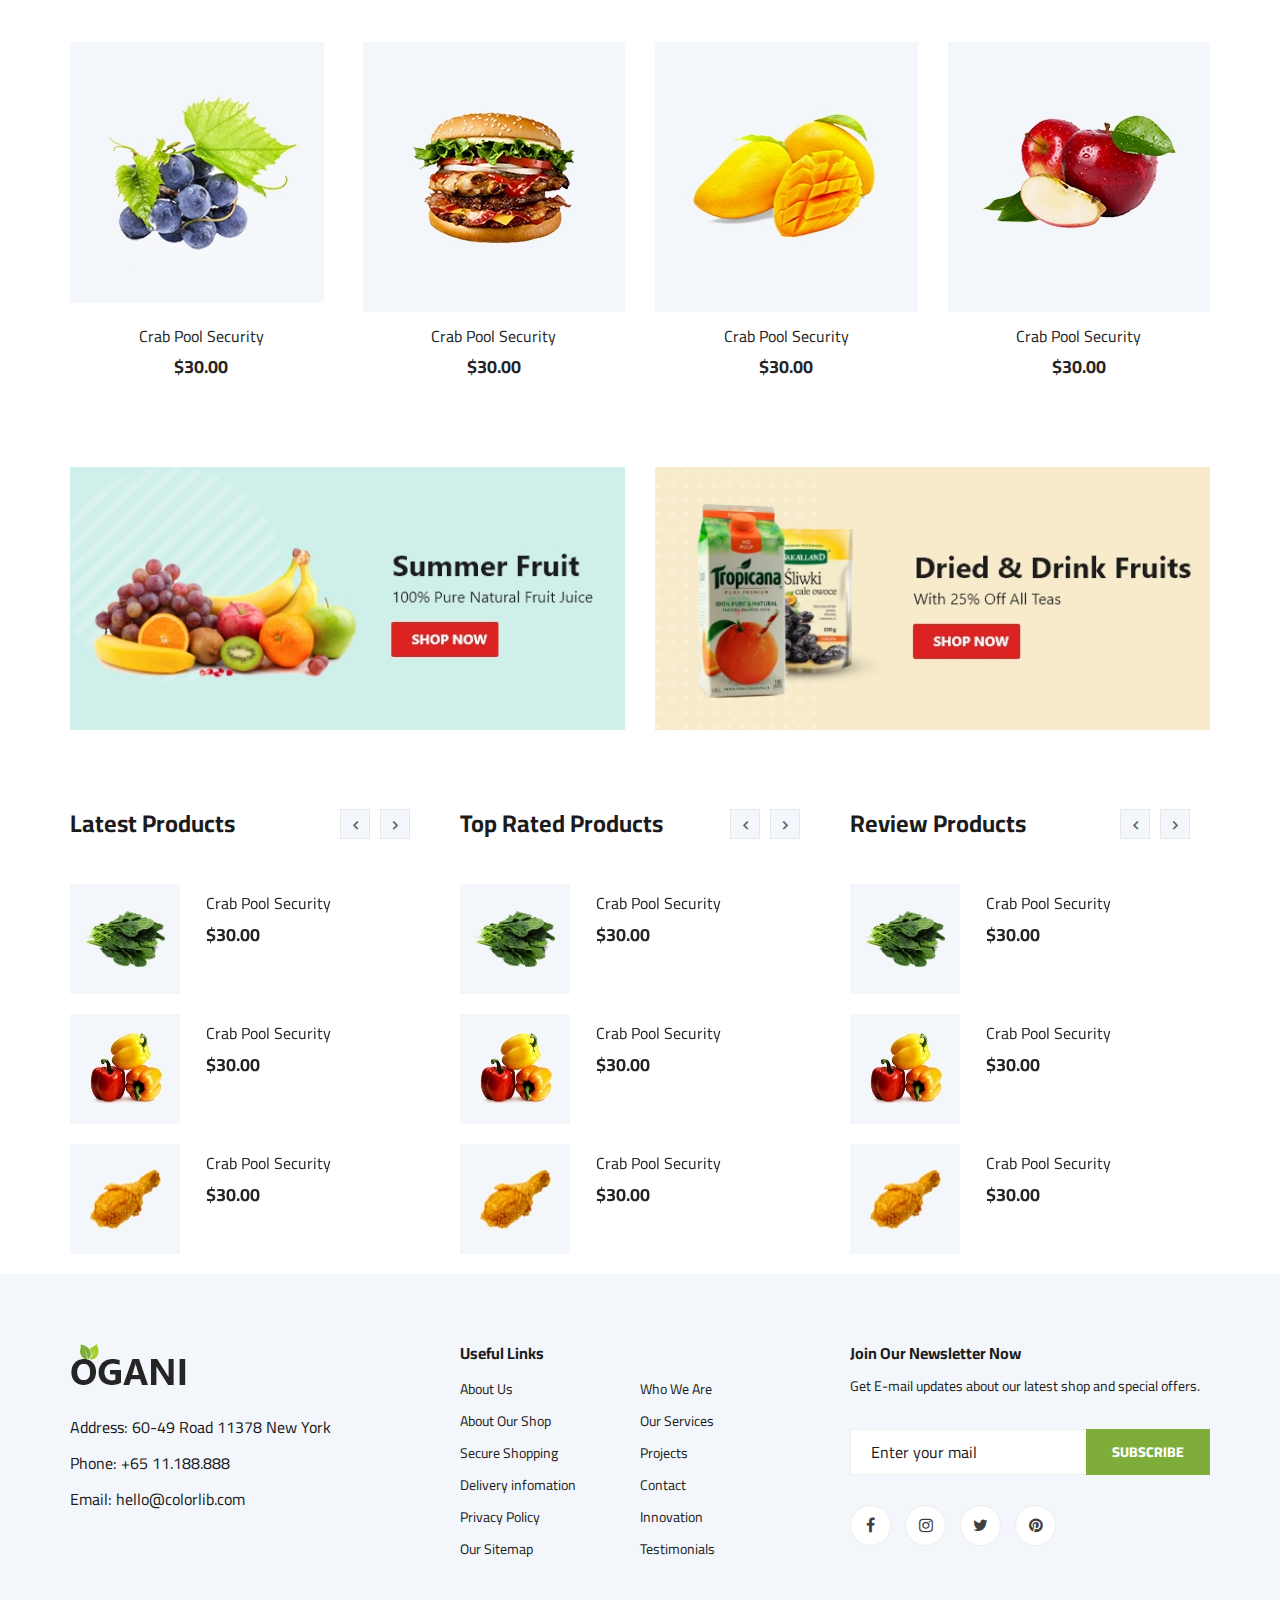
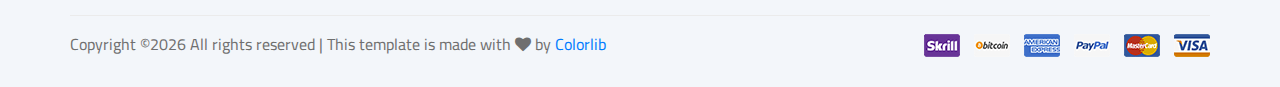
<file: src/main/webapp/WEB-INF/views/shop_main/index.html>
<!DOCTYPE html>
<html lang="zxx">

<head>
    <meta charset="UTF-8">
    <meta name="description" content="Ogani Template">
    <meta name="keywords" content="Ogani, unica, creative, html">
    <meta name="viewport" content="width=device-width, initial-scale=1.0">
    <meta http-equiv="X-UA-Compatible" content="ie=edge">
    <title>Ogani | Template</title>

    <!-- Google Font -->
    <link href="https://fonts.googleapis.com/css2?family=Cairo:wght@200;300;400;600;900&display=swap" rel="stylesheet">

    <!-- Css Styles -->
    <link rel="stylesheet" href="../../../resources/css/bootstrap.min.css" type="text/css">
    <link rel="stylesheet" href="../../../resources/css/font-awesome.min.css" type="text/css">
    <link rel="stylesheet" href="../../../resources/css/elegant-icons.css" type="text/css">
    <link rel="stylesheet" href="../../../resources/css/nice-select.css" type="text/css">
    <link rel="stylesheet" href="../../../resources/css/jquery-ui.min.css" type="text/css">
    <link rel="stylesheet" href="../../../resources/css/owl.carousel.min.css" type="text/css">
    <link rel="stylesheet" href="../../../resources/css/slicknav.min.css" type="text/css">
    <link rel="stylesheet" href="../../../resources/css/style.css" type="text/css">
</head>

<body>
   		<div id="preloder">
        <div class="loader"></div>
    </div>

    <div class="humberger__menu__overlay"></div>
    <div class="humberger__menu__wrapper">
        <div class="humberger__menu__logo">
            <a href="#"><img src="../../../resources/img/logo.png" alt=""></a>
        </div>
        <div class="humberger__menu__cart">
            <ul>
                <li><a href="#"><i class="fa fa-heart"></i> <span></span></a></li>
                <li><a href="#"><i class="fa fa-shopping-bag"></i> <span></span></a></li>
            </ul>
        </div>
        <div class="humberger__menu__widget">

            <div class="header__top__right__auth">
                <a href="#"><i class="fa fa-user"></i> 로그인</a>
            </div>
        </div>
        <nav class="humberger__menu__nav mobile-menu">	
            <ul>
                <li class="active"><a href="./index.html">Home</a></li>
                <li><a href="#">신상품</a></li>
                <li><a href="#">베스트 상품</a></li>
            </ul>
        </nav>
        <div id="mobile-menu-wrap"></div>
        <div class="header__top__right__social">
            <a href="#"><i class="fa fa-facebook"></i></a>
            <a href="#"><i class="fa fa-twitter"></i></a>
            <a href="#"><i class="fa fa-linkedin"></i></a>
            <a href="#"><i class="fa fa-pinterest-p"></i></a>
        </div>
        <div class="humberger__menu__contact">
            <ul>
                <li><i class="fa fa-envelope"></i> hello@colorlib.com</li>
                <li>Free Shipping for all Order of $99</li>
            </ul>
        </div>
    </div>

    <header class="header">
        <div class="header__top">
            <div class="container">
                <div class="row">
                    <div class="col-lg-6 col-md-6">
                        <div class="header__top__left">
                                <div><i class="fa fa-envelope"></i> 
                        </div>
                    </div>
                    <div class="col-lg-6 col-md-6">
                        <div class="header__top__right">
                            
                            <div class="header__top__right__auth">
                                <a href="#"><i class="fa fa-user"></i> 로그인</a>
                            </div>
                            &nbsp;
                            <div class="header__top__right__auth">
                                <a href="#"><i class="fa fa-user"></i> 회원가입</a>
                            </div>
                            
                        </div>
                    </div>
                </div>
            </div>
        </div>
        <div class="container">
            <div class="row">
                <div class="col-lg-3">
                    <div class="header__logo">
                        <a href="./index.html"><img src="../../../resources/img/logo.png" alt=""></a>
                    </div>
                </div>
                <div class="col-lg-6">
                    <nav class="header__menu">
                        <ul>
                            <li><a href="#">신상품</a></li>                           
                            <li><a href="#">베스트상품</a></li>
                            <li><a href="#">커뮤니티</a>
                            <li><a href="#">판매하기</a>
                                <ul class="header__menu__dropdown">
                                    <li><a href="#">등록하기</a></li>
                                    <li><a href="#">문의하기</a></li>
                                </ul>
                            </li><li><a href="#">고객센터</a>
                                <ul class="header__menu__dropdown">
                                    <li><a href="#">질문과답변</a></li>
                                    <li><a href="#">자주찾는질문</a></li>
                                </ul>
                            </li>
                        </ul>
                    </nav>
                </div>
                <div class="col-lg-3">
                    <div class="header__cart">
                        <ul>
                            <li><a href="#"><i class="fa fa-heart"> 위시리스트</i></a></li>
                            <li><a href="#"><i class="fa fa-shopping-bag"> 장바구니</i></a></li>
                        </ul>
                    </div>
                </div>
            </div>
            <div class="humberger__open">
                <i class="fa fa-bars"></i>
            </div>
        </div>
    </header>
    <!-- Header Section End -->

    <!-- Hero Section Begin -->
    <section class="hero">
        <div class="container">
            <div class="row">
                <div class="col-lg-3">
                    <div class="hero__categories">
                        <div class="hero__categories__all">
                            <i class="fa fa-bars"></i>
                            <span>메뉴</span>
                        </div>
                        <ul>
                            <li><a href="#">Fresh Meat</a></li>
                            <li><a href="#">Vegetables</a></li>
                            <li><a href="#">Fruit & Nut Gifts</a></li>
                            <li><a href="#">Fresh Berries</a></li>
                            <li><a href="#">Ocean Foods</a></li>
                            <li><a href="#">Butter & Eggs</a></li>
                            <li><a href="#">Fastfood</a></li>
                            <li><a href="#">Fresh Onion</a></li>
                            <li><a href="#">Papayaya & Crisps</a></li>
                            <li><a href="#">Oatmeal</a></li>
                            <li><a href="#">Fresh Bananas</a></li>
                        </ul>
                    </div>
                </div>
                <div class="col-lg-9">
                    <div class="hero__search">
                        <div class="hero__search__form">
                            <form action="#">
                                <div class="hero__search__categories">
                                    카테고리
                                    <span class="arrow_carrot-down"></span>
                                    <!-- 상품명, 지역명, 유저이름 검색 -->
                                </div>
                                <input type="text">
                                <button type="submit" class="site-btn">검색</button>
                            </form>
                        </div>
                        <div class="hero__search__phone">
                            <div class="hero__search__phone__icon">
                                <i class="fa fa-phone"></i>
                            </div>
                            <div class="hero__search__phone__text">
                                <h5>+65 11.188.888</h5>
                                <span>support 24/7 time</span>
                            </div>
                        </div>
                    </div>
                    <div class="hero__item set-bg" data-setbg="../../../resources/img/hero/banner.jpg">
                        <div class="hero__text">
                            <span>FRUIT FRESH</span>
                            <h2>Vegetable <br />100% Organic</h2>
                            <p>Free Pickup and Delivery Available</p>
                            <a href="#" class="primary-btn">SHOP NOW</a>
                        </div>
                    </div>
                </div>
            </div>
        </div>
    </section>
    <!-- Hero Section End -->

    <!-- Categories Section Begin -->
    <section class="categories">
        <div class="container">
            <div class="row">
                <div class="categories__slider owl-carousel">
                    <div class="col-lg-3">
                        <div class="categories__item set-bg" data-setbg="../../../resources/img/categories/cat-1.jpg">
                            <h5><a href="#">Fresh Fruit</a></h5>
                        </div>
                    </div>
                    <div class="col-lg-3">
                        <div class="categories__item set-bg" data-setbg="../../../resources/img/categories/cat-2.jpg">
                            <h5><a href="#">Dried Fruit</a></h5>
                        </div>
                    </div>
                    <div class="col-lg-3">
                        <div class="categories__item set-bg" data-setbg="../../../resources/img/categories/cat-3.jpg">
                            <h5><a href="#">Vegetables</a></h5>
                        </div>
                    </div>
                    <div class="col-lg-3">
                        <div class="categories__item set-bg" data-setbg="../../../resources/img/categories/cat-4.jpg">
                            <h5><a href="#">drink fruits</a></h5>
                        </div>
                    </div>
                    <div class="col-lg-3">
                        <div class="categories__item set-bg" data-setbg="../../../resources/img/categories/cat-5.jpg">
                            <h5><a href="#">drink fruits</a></h5>
                        </div>
                    </div>
                </div>
            </div>
        </div>
    </section>
    <!-- Categories Section End -->

    <!-- Featured Section Begin -->
    <section class="featured spad">
        <div class="container">
            <div class="row">
                <div class="col-lg-12">
                    <div class="section-title">
                        <h2>Featured Product</h2>
                    </div>
                    <div class="featured__controls">
                        <ul>
                            <li class="active" data-filter="*">All</li>
                            <li data-filter=".oranges">Oranges</li>
                            <li data-filter=".fresh-meat">Fresh Meat</li>
                            <li data-filter=".vegetables">Vegetables</li>
                            <li data-filter=".fastfood">Fastfood</li>
                        </ul>
                    </div>
                </div>
            </div>
            <div class="row featured__filter">
                <div class="col-lg-3 col-md-4 col-sm-6 mix oranges fresh-meat">
                    <div class="featured__item">
                        <div class="featured__item__pic set-bg" data-setbg="../../../resources/img/featured/feature-1.jpg">
                            <ul class="featured__item__pic__hover">
                                <li><a href="#"><i class="fa fa-heart"></i></a></li>
                                <li><a href="#"><i class="fa fa-retweet"></i></a></li>
                                <li><a href="#"><i class="fa fa-shopping-cart"></i></a></li>
                            </ul>
                        </div>
                        <div class="featured__item__text">
                            <h6><a href="#">Crab Pool Security</a></h6>
                            <h5>$30.00</h5>
                        </div>
                    </div>
                </div>
                <div class="col-lg-3 col-md-4 col-sm-6 mix vegetables fastfood">
                    <div class="featured__item">
                        <div class="featured__item__pic set-bg" data-setbg="../../../resources/img/featured/feature-2.jpg">
                            <ul class="featured__item__pic__hover">
                                <li><a href="#"><i class="fa fa-heart"></i></a></li>
                                <li><a href="#"><i class="fa fa-retweet"></i></a></li>
                                <li><a href="#"><i class="fa fa-shopping-cart"></i></a></li>
                            </ul>
                        </div>
                        <div class="featured__item__text">
                            <h6><a href="#">Crab Pool Security</a></h6>
                            <h5>$30.00</h5>
                        </div>
                    </div>
                </div>
                <div class="col-lg-3 col-md-4 col-sm-6 mix vegetables fresh-meat">
                    <div class="featured__item">
                        <div class="featured__item__pic set-bg" data-setbg="../../../resources/img/featured/feature-3.jpg">
                            <ul class="featured__item__pic__hover">
                                <li><a href="#"><i class="fa fa-heart"></i></a></li>
                                <li><a href="#"><i class="fa fa-retweet"></i></a></li>
                                <li><a href="#"><i class="fa fa-shopping-cart"></i></a></li>
                            </ul>
                        </div>
                        <div class="featured__item__text">
                            <h6><a href="#">Crab Pool Security</a></h6>
                            <h5>$30.00</h5>
                        </div>
                    </div>
                </div>
                <div class="col-lg-3 col-md-4 col-sm-6 mix fastfood oranges">
                    <div class="featured__item">
                        <div class="featured__item__pic set-bg" data-setbg="../../../resources/img/featured/feature-4.jpg">
                            <ul class="featured__item__pic__hover">
                                <li><a href="#"><i class="fa fa-heart"></i></a></li>
                                <li><a href="#"><i class="fa fa-retweet"></i></a></li>
                                <li><a href="#"><i class="fa fa-shopping-cart"></i></a></li>
                            </ul>
                        </div>
                        <div class="featured__item__text">
                            <h6><a href="#">Crab Pool Security</a></h6>
                            <h5>$30.00</h5>
                        </div>
                    </div>
                </div>
                <div class="col-lg-3 col-md-4 col-sm-6 mix fresh-meat vegetables">
                    <div class="featured__item">
                        <div class="featured__item__pic set-bg" data-setbg="../../../resources/img/featured/feature-5.jpg">
                            <ul class="featured__item__pic__hover">
                                <li><a href="#"><i class="fa fa-heart"></i></a></li>
                                <li><a href="#"><i class="fa fa-retweet"></i></a></li>
                                <li><a href="#"><i class="fa fa-shopping-cart"></i></a></li>
                            </ul>
                        </div>
                        <div class="featured__item__text">
                            <h6><a href="#">Crab Pool Security</a></h6>
                            <h5>$30.00</h5>
                        </div>
                    </div>
                </div>
                <div class="col-lg-3 col-md-4 col-sm-6 mix oranges fastfood">
                    <div class="featured__item">
                        <div class="featured__item__pic set-bg" data-setbg="../../../resources/img/featured/feature-6.jpg">
                            <ul class="featured__item__pic__hover">
                                <li><a href="#"><i class="fa fa-heart"></i></a></li>
                                <li><a href="#"><i class="fa fa-retweet"></i></a></li>
                                <li><a href="#"><i class="fa fa-shopping-cart"></i></a></li>
                            </ul>
                        </div>
                        <div class="featured__item__text">
                            <h6><a href="#">Crab Pool Security</a></h6>
                            <h5>$30.00</h5>
                        </div>
                    </div>
                </div>
                <div class="col-lg-3 col-md-4 col-sm-6 mix fresh-meat vegetables">
                    <div class="featured__item">
                        <div class="featured__item__pic set-bg" data-setbg="../../../resources/img/featured/feature-7.jpg">
                            <ul class="featured__item__pic__hover">
                                <li><a href="#"><i class="fa fa-heart"></i></a></li>
                                <li><a href="#"><i class="fa fa-retweet"></i></a></li>
                                <li><a href="#"><i class="fa fa-shopping-cart"></i></a></li>
                            </ul>
                        </div>
                        <div class="featured__item__text">
                            <h6><a href="#">Crab Pool Security</a></h6>
                            <h5>$30.00</h5>
                        </div>
                    </div>
                </div>
                <div class="col-lg-3 col-md-4 col-sm-6 mix fastfood vegetables">
                    <div class="featured__item">
                        <div class="featured__item__pic set-bg" data-setbg="../../../resources/img/featured/feature-8.jpg">
                            <ul class="featured__item__pic__hover">
                                <li><a href="#"><i class="fa fa-heart"></i></a></li>
                                <li><a href="#"><i class="fa fa-retweet"></i></a></li>
                                <li><a href="#"><i class="fa fa-shopping-cart"></i></a></li>
                            </ul>
                        </div>
                        <div class="featured__item__text">
                            <h6><a href="#">Crab Pool Security</a></h6>
                            <h5>$30.00</h5>
                        </div>
                    </div>
                </div>
            </div>
        </div>
    </section>
    <!-- Featured Section End -->

    <!-- Banner Begin -->
    <div class="banner">
        <div class="container">
            <div class="row">
                <div class="col-lg-6 col-md-6 col-sm-6">
                    <div class="banner__pic">
                        <img src="../../../resources/img/banner/banner-1.jpg" alt="">
                    </div>
                </div>
                <div class="col-lg-6 col-md-6 col-sm-6">
                    <div class="banner__pic">
                        <img src="../../../resources/img/banner/banner-2.jpg" alt="">
                    </div>
                </div>
            </div>
        </div>
    </div>
    <!-- Banner End -->

    <!-- Latest Product Section Begin -->
    <section class="latest-product spad">
        <div class="container">
            <div class="row">
                <div class="col-lg-4 col-md-6">
                    <div class="latest-product__text">
                        <h4>Latest Products</h4>
                        <div class="latest-product__slider owl-carousel">
                            <div class="latest-prdouct__slider__item">
                                <a href="#" class="latest-product__item">
                                    <div class="latest-product__item__pic">
                                        <img src="../../../resources/img/latest-product/lp-1.jpg" alt="">
                                    </div>
                                    <div class="latest-product__item__text">
                                        <h6>Crab Pool Security</h6>
                                        <span>$30.00</span>
                                    </div>
                                </a>
                                <a href="#" class="latest-product__item">
                                    <div class="latest-product__item__pic">
                                        <img src="../../../resources/img/latest-product/lp-2.jpg" alt="">
                                    </div>
                                    <div class="latest-product__item__text">
                                        <h6>Crab Pool Security</h6>
                                        <span>$30.00</span>
                                    </div>
                                </a>
                                <a href="#" class="latest-product__item">
                                    <div class="latest-product__item__pic">
                                        <img src="../../../resources/img/latest-product/lp-3.jpg" alt="">
                                    </div>
                                    <div class="latest-product__item__text">
                                        <h6>Crab Pool Security</h6>
                                        <span>$30.00</span>
                                    </div>
                                </a>
                            </div>
                            <div class="latest-prdouct__slider__item">
                                <a href="#" class="latest-product__item">
                                    <div class="latest-product__item__pic">
                                        <img src="../../../resources/img/latest-product/lp-1.jpg" alt="">
                                    </div>
                                    <div class="latest-product__item__text">
                                        <h6>Crab Pool Security</h6>
                                        <span>$30.00</span>
                                    </div>
                                </a>
                                <a href="#" class="latest-product__item">
                                    <div class="latest-product__item__pic">
                                        <img src="../../../resources/img/latest-product/lp-2.jpg" alt="">
                                    </div>
                                    <div class="latest-product__item__text">
                                        <h6>Crab Pool Security</h6>
                                        <span>$30.00</span>
                                    </div>
                                </a>
                                <a href="#" class="latest-product__item">
                                    <div class="latest-product__item__pic">
                                        <img src="../../../resources/img/latest-product/lp-3.jpg" alt="">
                                    </div>
                                    <div class="latest-product__item__text">
                                        <h6>Crab Pool Security</h6>
                                        <span>$30.00</span>
                                    </div>
                                </a>
                            </div>
                        </div>
                    </div>
                </div>
                <div class="col-lg-4 col-md-6">
                    <div class="latest-product__text">
                        <h4>Top Rated Products</h4>
                        <div class="latest-product__slider owl-carousel">
                            <div class="latest-prdouct__slider__item">
                                <a href="#" class="latest-product__item">
                                    <div class="latest-product__item__pic">
                                        <img src="../../../resources/img/latest-product/lp-1.jpg" alt="">
                                    </div>
                                    <div class="latest-product__item__text">
                                        <h6>Crab Pool Security</h6>
                                        <span>$30.00</span>
                                    </div>
                                </a>
                                <a href="#" class="latest-product__item">
                                    <div class="latest-product__item__pic">
                                        <img src="../../../resources/img/latest-product/lp-2.jpg" alt="">
                                    </div>
                                    <div class="latest-product__item__text">
                                        <h6>Crab Pool Security</h6>
                                        <span>$30.00</span>
                                    </div>
                                </a>
                                <a href="#" class="latest-product__item">
                                    <div class="latest-product__item__pic">
                                        <img src="../../../resources/img/latest-product/lp-3.jpg" alt="">
                                    </div>
                                    <div class="latest-product__item__text">
                                        <h6>Crab Pool Security</h6>
                                        <span>$30.00</span>
                                    </div>
                                </a>
                            </div>
                            <div class="latest-prdouct__slider__item">
                                <a href="#" class="latest-product__item">
                                    <div class="latest-product__item__pic">
                                        <img src="../../../resources/img/latest-product/lp-1.jpg" alt="">
                                    </div>
                                    <div class="latest-product__item__text">
                                        <h6>Crab Pool Security</h6>
                                        <span>$30.00</span>
                                    </div>
                                </a>
                                <a href="#" class="latest-product__item">
                                    <div class="latest-product__item__pic">
                                        <img src="../../../resources/img/latest-product/lp-2.jpg" alt="">
                                    </div>
                                    <div class="latest-product__item__text">
                                        <h6>Crab Pool Security</h6>
                                        <span>$30.00</span>
                                    </div>
                                </a>
                                <a href="#" class="latest-product__item">
                                    <div class="latest-product__item__pic">
                                        <img src="../../../resources/img/latest-product/lp-3.jpg" alt="">
                                    </div>
                                    <div class="latest-product__item__text">
                                        <h6>Crab Pool Security</h6>
                                        <span>$30.00</span>
                                    </div>
                                </a>
                            </div>
                        </div>
                    </div>
                </div>
                <div class="col-lg-4 col-md-6">
                    <div class="latest-product__text">
                        <h4>Review Products</h4>
                        <div class="latest-product__slider owl-carousel">
                            <div class="latest-prdouct__slider__item">
                                <a href="#" class="latest-product__item">
                                    <div class="latest-product__item__pic">
                                        <img src="../../../resources/img/latest-product/lp-1.jpg" alt="">
                                    </div>
                                    <div class="latest-product__item__text">
                                        <h6>Crab Pool Security</h6>
                                        <span>$30.00</span>
                                    </div>
                                </a>
                                <a href="#" class="latest-product__item">
                                    <div class="latest-product__item__pic">
                                        <img src="../../../resources/img/latest-product/lp-2.jpg" alt="">
                                    </div>
                                    <div class="latest-product__item__text">
                                        <h6>Crab Pool Security</h6>
                                        <span>$30.00</span>
                                    </div>
                                </a>
                                <a href="#" class="latest-product__item">
                                    <div class="latest-product__item__pic">
                                        <img src="../../../resources/img/latest-product/lp-3.jpg" alt="">
                                    </div>
                                    <div class="latest-product__item__text">
                                        <h6>Crab Pool Security</h6>
                                        <span>$30.00</span>
                                    </div>
                                </a>
                            </div>
                            <div class="latest-prdouct__slider__item">
                                <a href="#" class="latest-product__item">
                                    <div class="latest-product__item__pic">
                                        <img src="../../../resources/img/latest-product/lp-1.jpg" alt="">
                                    </div>
                                    <div class="latest-product__item__text">
                                        <h6>Crab Pool Security</h6>
                                        <span>$30.00</span>
                                    </div>
                                </a>
                                <a href="#" class="latest-product__item">
                                    <div class="latest-product__item__pic">
                                        <img src="../../../resources/img/latest-product/lp-2.jpg" alt="">
                                    </div>
                                    <div class="latest-product__item__text">
                                        <h6>Crab Pool Security</h6>
                                        <span>$30.00</span>
                                    </div>
                                </a>
                                <a href="#" class="latest-product__item">
                                    <div class="latest-product__item__pic">
                                        <img src="../../../resources/img/latest-product/lp-3.jpg" alt="">
                                    </div>
                                    <div class="latest-product__item__text">
                                        <h6>Crab Pool Security</h6>
                                        <span>$30.00</span>
                                    </div>
                                </a>
                            </div>
                        </div>
                    </div>
                </div>
            </div>
        </div>
    </section>
    <!-- Latest Product Section End -->

   

    <!-- Footer Section Begin -->
    <footer class="footer spad">
        <div class="container">
            <div class="row">
                <div class="col-lg-3 col-md-6 col-sm-6">
                    <div class="footer__about">
                        <div class="footer__about__logo">
                            <a href="./index.html"><img src="../../../resources/img/logo.png" alt=""></a>
                        </div>
                        <ul>
                            <li>Address: 60-49 Road 11378 New York</li>
                            <li>Phone: +65 11.188.888</li>
                            <li>Email: hello@colorlib.com</li>
                        </ul>
                    </div>
                </div>
                <div class="col-lg-4 col-md-6 col-sm-6 offset-lg-1">
                    <div class="footer__widget">
                        <h6>Useful Links</h6>
                        <ul>
                            <li><a href="#">About Us</a></li>
                            <li><a href="#">About Our Shop</a></li>
                            <li><a href="#">Secure Shopping</a></li>
                            <li><a href="#">Delivery infomation</a></li>
                            <li><a href="#">Privacy Policy</a></li>
                            <li><a href="#">Our Sitemap</a></li>
                        </ul>
                        <ul>
                            <li><a href="#">Who We Are</a></li>
                            <li><a href="#">Our Services</a></li>
                            <li><a href="#">Projects</a></li>
                            <li><a href="#">Contact</a></li>
                            <li><a href="#">Innovation</a></li>
                            <li><a href="#">Testimonials</a></li>
                        </ul>
                    </div>
                </div>
                <div class="col-lg-4 col-md-12">
                    <div class="footer__widget">
                        <h6>Join Our Newsletter Now</h6>
                        <p>Get E-mail updates about our latest shop and special offers.</p>
                        <form action="#">
                            <input type="text" placeholder="Enter your mail">
                            <button type="submit" class="site-btn">Subscribe</button>
                        </form>
                        <div class="footer__widget__social">
                            <a href="#"><i class="fa fa-facebook"></i></a>
                            <a href="#"><i class="fa fa-instagram"></i></a>
                            <a href="#"><i class="fa fa-twitter"></i></a>
                            <a href="#"><i class="fa fa-pinterest"></i></a>
                        </div>
                    </div>
                </div>
            </div>
            <div class="row">
                <div class="col-lg-12">
                    <div class="footer__copyright">
                        <div class="footer__copyright__text"><p><!-- Link back to Colorlib can't be removed. Template is licensed under CC BY 3.0. -->
  Copyright &copy;<script>document.write(new Date().getFullYear());</script> All rights reserved | This template is made with <i class="fa fa-heart" aria-hidden="true"></i> by <a href="https://colorlib.com" target="_blank">Colorlib</a>
  <!-- Link back to Colorlib can't be removed. Template is licensed under CC BY 3.0. --></p></div>
                        <div class="footer__copyright__payment"><img src="../../../resources/img/payment-item.png" alt=""></div>
                    </div>
                </div>
            </div>
        </div>
    </footer>
    <!-- Footer Section End -->

    <!-- Js Plugins -->
    <script src="../../../resources/js/jquery-3.3.1.min.js"></script>
    <script src="../../../resources/js/bootstrap.min.js"></script>
    <script src="../../../resources/js/jquery.nice-select.min.js"></script>
    <script src="../../../resources/js/jquery-ui.min.js"></script>
    <script src="../../../resources/js/jquery.slicknav.js"></script>
    <script src="../../../resources/js/mixitup.min.js"></script>
    <script src="../../../resources/js/owl.carousel.min.js"></script>
    <script src="../../../resources/js/main.js"></script>



</body>

</html>
</file>
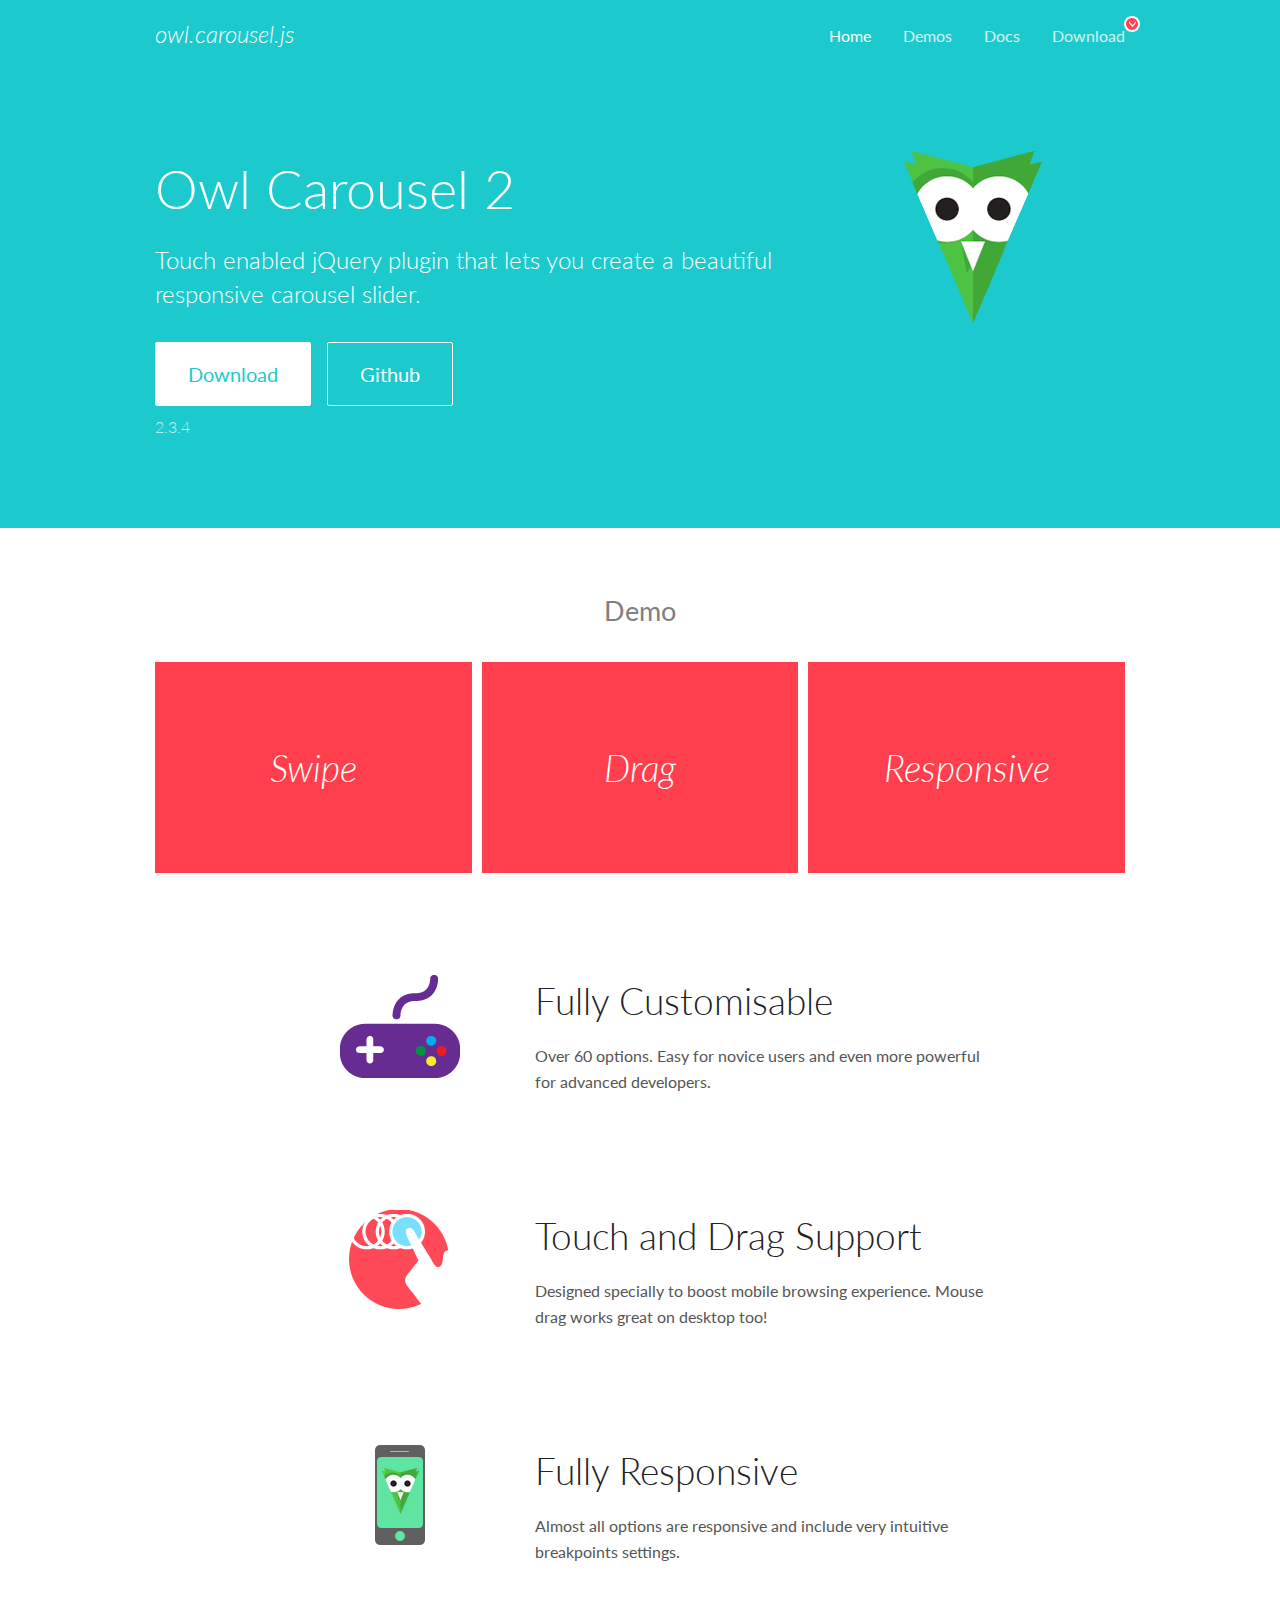
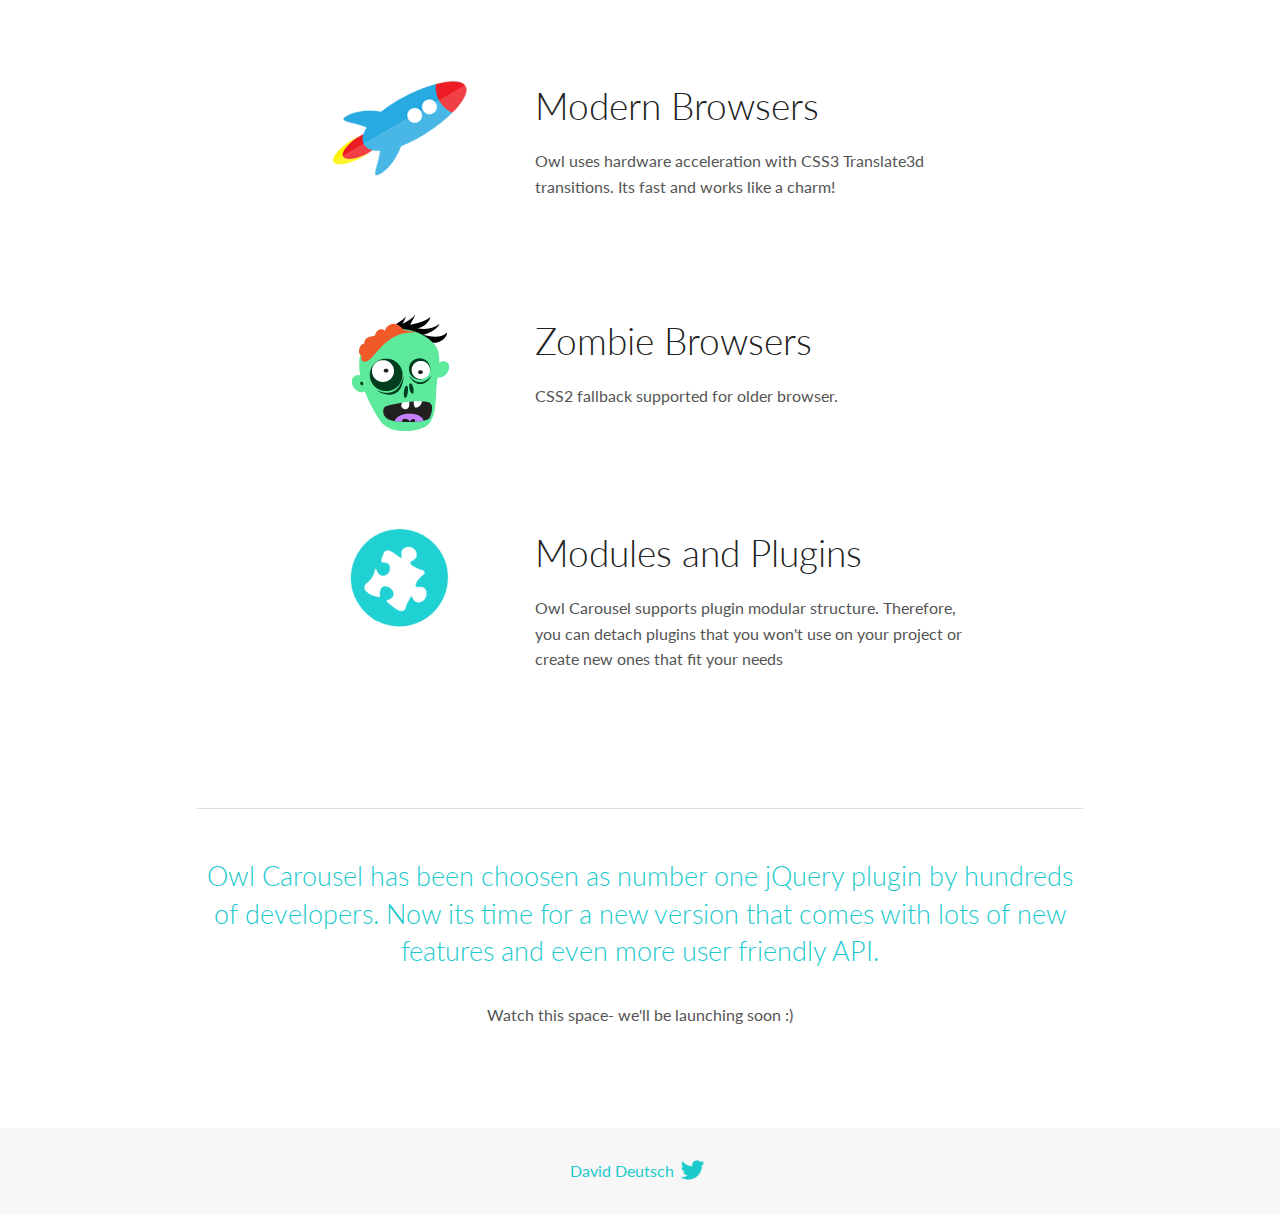
<file: src/main/webapp/resources/Source/OwlCarousel2-2.3.4/docs/index.html>
<!DOCTYPE html>
<html lang="en">
  <head>

    <!-- head -->
    <meta charset="utf-8">
    <meta name="msapplication-tap-highlight" content="no" />
    <meta name="viewport" content="width=device-width, initial-scale=1.0" />
    <meta name="description" content="Touch enabled jQuery plugin that lets you create beautiful responsive carousel slider.">
    <meta name="author" content="David Deutsch">
    <title>
      Home | Owl Carousel | 2.3.4
    </title>

    <!-- Stylesheets -->
    <link href='https://fonts.googleapis.com/css?family=Lato:300,400,700,400italic,300italic' rel='stylesheet' type='text/css'>
    <link rel="stylesheet" href="assets/css/docs.theme.min.css">

    <!-- Owl Stylesheets -->
    <link rel="stylesheet" href="assets/owlcarousel/assets/owl.carousel.min.css">
    <link rel="stylesheet" href="assets/owlcarousel/assets/owl.theme.default.min.css">

    <!-- HTML5 shim and Respond.js IE8 support of HTML5 elements and media queries -->

    <!--[if lt IE 9]>
      <script src="https://oss.maxcdn.com/libs/html5shiv/3.7.0/html5shiv.js"></script>
      <script src="https://oss.maxcdn.com/libs/respond.js/1.3.0/respond.min.js"></script>
    <![endif]-->

    <!-- Favicons -->
    <link rel="apple-touch-icon-precomposed" sizes="144x144" href="assets/ico/apple-touch-icon-144-precomposed.png">
    <link rel="shortcut icon" href="assets/ico/favicon.png">
    <link rel="shortcut icon" href="favicon.ico">

    <!-- Yeah i know js should not be in header. Its required for demos.-->

    <!-- javascript -->
    <script src="assets/vendors/jquery.min.js"></script>
    <script src="assets/owlcarousel/owl.carousel.js"></script>
  </head>
  <body>

    <!-- header -->
    <header class="header">
      <div class="row">
        <div class="large-12 columns">
          <div class="brand left">
            <h3>
              <a href="/OwlCarousel2/">owl.carousel.js</a> 
            </h3>
          </div>
          <a id="toggle-nav" class="right">
            <span></span> <span></span> <span></span> 
          </a> 
          <div class="nav-bar">
            <ul class="clearfix">
              <li class="active">
                <a href="/OwlCarousel2/index.html">Home</a> 
              </li>
              <li> <a href="/OwlCarousel2/demos/demos.html">Demos</a>  </li>
              <li> <a href="/OwlCarousel2/docs/started-welcome.html">Docs</a>  </li>
              <li>
                <a href="https://github.com/OwlCarousel2/OwlCarousel2/archive/2.3.4.zip">Download</a> 
                <span class="download"></span> 
              </li>
            </ul>
          </div>
        </div>
      </div>
    </header>

    <!-- home panel -->
    <section id="hero">
      <div class="row">
        <div class="large-8 medium-8 columns">
          <h1>Owl Carousel 2</h1>
          <h4>Touch enabled jQuery plugin that lets you create a beautiful responsive carousel slider.</h4>
          <a href="https://github.com/OwlCarousel2/OwlCarousel2/archive/2.3.4.zip" class="hero-button">Download</a> 
          <a href="https://github.com/OwlCarousel2/OwlCarousel2" class="hero-button outline">Github</a> 
          <p>2.3.4</p>
        </div>
        <div class="large-4 medium-4 columns">
          <img class="owl-logo" src="assets/img/owl-logo.png" alt="mr. Owl">
        </div>
      </div>
    </section>

    <!-- body -->
    <div class="home-demo">
      <div class="row">
        <div class="large-12 columns">
          <h3>Demo</h3>
          <div class="owl-carousel">
            <div class="item">
              <h2>Swipe</h2>
            </div>
            <div class="item">
              <h2>Drag</h2>
            </div>
            <div class="item">
              <h2>Responsive</h2>
            </div>
            <div class="item">
              <h2>CSS3</h2>
            </div>
            <div class="item">
              <h2>Fast</h2>
            </div>
            <div class="item">
              <h2>Easy</h2>
            </div>
            <div class="item">
              <h2>Free</h2>
            </div>
            <div class="item">
              <h2>Upgradable</h2>
            </div>
            <div class="item">
              <h2>Tons of options</h2>
            </div>
            <div class="item">
              <h2>Infinity</h2>
            </div>
            <div class="item">
              <h2>Auto Width</h2>
            </div>
          </div>
        </div>
      </div>
    </div>
    <script>
      var owl = $('.owl-carousel');
      owl.owlCarousel({
        margin: 10,
        loop: true,
        responsive: {
          0: {
            items: 1
          },
          600: {
            items: 2
          },
          1000: {
            items: 3
          }
        }
      })
    </script>

    <!-- features -->
    <div id="features">
      <div class="row">
        <div class="small-12 medium-9 small-centered columns">
          <section class="row feature">
            <div class="medium-4 small-12 columns">
              <img src="assets/img/feature-options.png" alt="">
            </div>
            <div class="medium-8 small-12 columns">
              <h2>Fully Customisable</h2>
              <p>Over 60 options. Easy for novice users and even more powerful for advanced developers.</p>
            </div>
          </section>
          <section class="row feature">
            <div class="medium-4 small-12 columns">
              <img src="assets/img/feature-drag.png" alt="">
            </div>
            <div class="medium-8 small-12 columns">
              <h2>Touch and Drag Support</h2>
              <p>Designed specially to boost mobile browsing experience. Mouse drag works great on desktop too!</p>
            </div>
          </section>
          <section class="row feature">
            <div class="medium-4 small-12 columns">
              <img src="assets/img/feature-responsive.png" alt="">
            </div>
            <div class="medium-8 small-12 columns">
              <h2>Fully Responsive</h2>
              <p>Almost all options are responsive and include very intuitive breakpoints settings.</p>
            </div>
          </section>
          <section class="row feature">
            <div class="medium-4 small-12 columns">
              <img src="assets/img/feature-modern.png" alt="">
            </div>
            <div class="medium-8 small-12 columns">
              <h2>Modern Browsers</h2>
              <p>Owl uses hardware acceleration with CSS3 Translate3d transitions. Its fast and works like a charm! </p>
            </div>
          </section>
          <section class="row feature">
            <div class="medium-4 small-12 columns">
              <img src="assets/img/feature-zombie.png" alt="">
            </div>
            <div class="medium-8 small-12 columns">
              <h2>Zombie Browsers</h2>
              <p>CSS2 fallback supported for older browser.</p>
            </div>
          </section>
          <section class="row feature">
            <div class="medium-4 small-12 columns">
              <img src="assets/img/feature-module.png" alt="">
            </div>
            <div class="medium-8 small-12 columns">
              <h2>Modules and Plugins</h2>
              <p>Owl Carousel supports plugin modular structure. Therefore, you can detach plugins that you won&#x27;t use on your project or create new ones that fit your needs</p>
            </div>
          </section>
        </div>
      </div>
    </div>

    <!-- footer -->
    <section id="teaser-text">
      <div class="row">
        <div class="small-12 medium-11 small-centered columns">
          <hr>
          <h3 id="owl-carousel-has-been-choosen-as-number-one-jquery-plugin-by-hundreds-of-developers-now-its-time-for-a-new-version-that-comes-with-lots-of-new-features-and-even-more-user-friendly-api-">Owl Carousel has been choosen as number one jQuery plugin by hundreds of developers. Now its time for a new version that comes with lots of new features and even more user friendly API.</h3>
          <p>Watch this space- we&#39;ll be launching soon :)</p>
        </div>
      </div>
    </section>

    <!-- footer -->
    <footer class="footer">
      <div class="row">
        <div class="large-12 columns">
          <h5>
            <a href="/OwlCarousel2/docs/support-contact.html">David Deutsch</a> 
            <a id="custom-tweet-button" href="https://twitter.com/share?url=https://github.com/OwlCarousel2/OwlCarousel2&text=Owl Carousel - This is so awesome! " target="_blank"></a> 
          </h5>
        </div>
      </div>
    </footer>

    <!-- vendors -->
    <script src="assets/vendors/highlight.js"></script>
    <script src="assets/js/app.js"></script>
  </body>
</html>
</file>
<file: src/main/webapp/resources/login/vendor/daterangepicker/daterangepicker.css>
.daterangepicker {
  position: absolute;
  color: inherit;
  background-color: #fff;
  border-radius: 4px;
  width: 278px;
  padding: 4px;
  margin-top: 1px;
  top: 100px;
  left: 20px;
  /* Calendars */ }
  .daterangepicker:before, .daterangepicker:after {
    position: absolute;
    display: inline-block;
    border-bottom-color: rgba(0, 0, 0, 0.2);
    content: ''; }
  .daterangepicker:before {
    top: -7px;
    border-right: 7px solid transparent;
    border-left: 7px solid transparent;
    border-bottom: 7px solid #ccc; }
  .daterangepicker:after {
    top: -6px;
    border-right: 6px solid transparent;
    border-bottom: 6px solid #fff;
    border-left: 6px solid transparent; }
  .daterangepicker.opensleft:before {
    right: 9px; }
  .daterangepicker.opensleft:after {
    right: 10px; }
  .daterangepicker.openscenter:before {
    left: 0;
    right: 0;
    width: 0;
    margin-left: auto;
    margin-right: auto; }
  .daterangepicker.openscenter:after {
    left: 0;
    right: 0;
    width: 0;
    margin-left: auto;
    margin-right: auto; }
  .daterangepicker.opensright:before {
    left: 9px; }
  .daterangepicker.opensright:after {
    left: 10px; }
  .daterangepicker.dropup {
    margin-top: -5px; }
    .daterangepicker.dropup:before {
      top: initial;
      bottom: -7px;
      border-bottom: initial;
      border-top: 7px solid #ccc; }
    .daterangepicker.dropup:after {
      top: initial;
      bottom: -6px;
      border-bottom: initial;
      border-top: 6px solid #fff; }
  .daterangepicker.dropdown-menu {
    max-width: none;
    z-index: 3001; }
  .daterangepicker.single .ranges, .daterangepicker.single .calendar {
    float: none; }
  .daterangepicker.show-calendar .calendar {
    display: block; }
  .daterangepicker .calendar {
    display: none;
    max-width: 270px;
    margin: 4px; }
    .daterangepicker .calendar.single .calendar-table {
      border: none; }
    .daterangepicker .calendar th, .daterangepicker .calendar td {
      white-space: nowrap;
      text-align: center;
      min-width: 32px; }
  .daterangepicker .calendar-table {
    border: 1px solid #fff;
    padding: 4px;
    border-radius: 4px;
    background-color: #fff; }
  .daterangepicker table {
    width: 100%;
    margin: 0; }
  .daterangepicker td, .daterangepicker th {
    text-align: center;
    width: 20px;
    height: 20px;
    border-radius: 4px;
    border: 1px solid transparent;
    white-space: nowrap;
    cursor: pointer; }
    .daterangepicker td.available:hover, .daterangepicker th.available:hover {
      background-color: #eee;
      border-color: transparent;
      color: inherit; }
    .daterangepicker td.week, .daterangepicker th.week {
      font-size: 80%;
      color: #ccc; }
  .daterangepicker td.off, .daterangepicker td.off.in-range, .daterangepicker td.off.start-date, .daterangepicker td.off.end-date {
    background-color: #fff;
    border-color: transparent;
    color: #999; }
  .daterangepicker td.in-range {
    background-color: #ebf4f8;
    border-color: transparent;
    color: #000;
    border-radius: 0; }
  .daterangepicker td.start-date {
    border-radius: 4px 0 0 4px; }
  .daterangepicker td.end-date {
    border-radius: 0 4px 4px 0; }
  .daterangepicker td.start-date.end-date {
    border-radius: 4px; }
  .daterangepicker td.active, .daterangepicker td.active:hover {
    background-color: #357ebd;
    border-color: transparent;
    color: #fff; }
  .daterangepicker th.month {
    width: auto; }
  .daterangepicker td.disabled, .daterangepicker option.disabled {
    color: #999;
    cursor: not-allowed;
    text-decoration: line-through; }
  .daterangepicker select.monthselect, .daterangepicker select.yearselect {
    font-size: 12px;
    padding: 1px;
    height: auto;
    margin: 0;
    cursor: default; }
  .daterangepicker select.monthselect {
    margin-right: 2%;
    width: 56%; }
  .daterangepicker select.yearselect {
    width: 40%; }
  .daterangepicker select.hourselect, .daterangepicker select.minuteselect, .daterangepicker select.secondselect, .daterangepicker select.ampmselect {
    width: 50px;
    margin-bottom: 0; }
  .daterangepicker .input-mini {
    border: 1px solid #ccc;
    border-radius: 4px;
    color: #555;
    height: 30px;
    line-height: 30px;
    display: block;
    vertical-align: middle;
    margin: 0 0 5px 0;
    padding: 0 6px 0 28px;
    width: 100%; }
    .daterangepicker .input-mini.active {
      border: 1px solid #08c;
      border-radius: 4px; }
  .daterangepicker .daterangepicker_input {
    position: relative; }
    .daterangepicker .daterangepicker_input i {
      position: absolute;
      left: 8px;
      top: 8px; }
  .daterangepicker.rtl .input-mini {
    padding-right: 28px;
    padding-left: 6px; }
  .daterangepicker.rtl .daterangepicker_input i {
    left: auto;
    right: 8px; }
  .daterangepicker .calendar-time {
    text-align: center;
    margin: 5px auto;
    line-height: 30px;
    position: relative;
    padding-left: 28px; }
    .daterangepicker .calendar-time select.disabled {
      color: #ccc;
      cursor: not-allowed; }

.ranges {
  font-size: 11px;
  float: none;
  margin: 4px;
  text-align: left; }
  .ranges ul {
    list-style: none;
    margin: 0 auto;
    padding: 0;
    width: 100%; }
  .ranges li {
    font-size: 13px;
    background-color: #f5f5f5;
    border: 1px solid #f5f5f5;
    border-radius: 4px;
    color: #08c;
    padding: 3px 12px;
    margin-bottom: 8px;
    cursor: pointer; }
    .ranges li:hover {
      background-color: #08c;
      border: 1px solid #08c;
      color: #fff; }
    .ranges li.active {
      background-color: #08c;
      border: 1px solid #08c;
      color: #fff; }

/*  Larger Screen Styling */
@media (min-width: 564px) {
  .daterangepicker {
    width: auto; }
    .daterangepicker .ranges ul {
      width: 160px; }
    .daterangepicker.single .ranges ul {
      width: 100%; }
    .daterangepicker.single .calendar.left {
      clear: none; }
    .daterangepicker.single.ltr .ranges, .daterangepicker.single.ltr .calendar {
      float: left; }
    .daterangepicker.single.rtl .ranges, .daterangepicker.single.rtl .calendar {
      float: right; }
    .daterangepicker.ltr {
      direction: ltr;
      text-align: left; }
      .daterangepicker.ltr .calendar.left {
        clear: left;
        margin-right: 0; }
        .daterangepicker.ltr .calendar.left .calendar-table {
          border-right: none;
          border-top-right-radius: 0;
          border-bottom-right-radius: 0; }
      .daterangepicker.ltr .calendar.right {
        margin-left: 0; }
        .daterangepicker.ltr .calendar.right .calendar-table {
          border-left: none;
          border-top-left-radius: 0;
          border-bottom-left-radius: 0; }
      .daterangepicker.ltr .left .daterangepicker_input {
        padding-right: 12px; }
      .daterangepicker.ltr .calendar.left .calendar-table {
        padding-right: 12px; }
      .daterangepicker.ltr .ranges, .daterangepicker.ltr .calendar {
        float: left; }
    .daterangepicker.rtl {
      direction: rtl;
      text-align: right; }
      .daterangepicker.rtl .calendar.left {
        clear: right;
        margin-left: 0; }
        .daterangepicker.rtl .calendar.left .calendar-table {
          border-left: none;
          border-top-left-radius: 0;
          border-bottom-left-radius: 0; }
      .daterangepicker.rtl .calendar.right {
        margin-right: 0; }
        .daterangepicker.rtl .calendar.right .calendar-table {
          border-right: none;
          border-top-right-radius: 0;
          border-bottom-right-radius: 0; }
      .daterangepicker.rtl .left .daterangepicker_input {
        padding-left: 12px; }
      .daterangepicker.rtl .calendar.left .calendar-table {
        padding-left: 12px; }
      .daterangepicker.rtl .ranges, .daterangepicker.rtl .calendar {
        text-align: right;
        float: right; } }
@media (min-width: 730px) {
  .daterangepicker .ranges {
    width: auto; }
  .daterangepicker.ltr .ranges {
    float: left; }
  .daterangepicker.rtl .ranges {
    float: right; }
  .daterangepicker .calendar.left {
    clear: none !important; } }
</file>
<file: src/main/webapp/resources/login/css/util.css>
/*[ FONT SIZE ]
///////////////////////////////////////////////////////////
*/
.fs-1 {font-size: 1px;}
.fs-2 {font-size: 2px;}
.fs-3 {font-size: 3px;}
.fs-4 {font-size: 4px;}
.fs-5 {font-size: 5px;}
.fs-6 {font-size: 6px;}
.fs-7 {font-size: 7px;}
.fs-8 {font-size: 8px;}
.fs-9 {font-size: 9px;}
.fs-10 {font-size: 10px;}
.fs-11 {font-size: 11px;}
.fs-12 {font-size: 12px;}
.fs-13 {font-size: 13px;}
.fs-14 {font-size: 14px;}
.fs-15 {font-size: 15px;}
.fs-16 {font-size: 16px;}
.fs-17 {font-size: 17px;}
.fs-18 {font-size: 18px;}
.fs-19 {font-size: 19px;}
.fs-20 {font-size: 20px;}
.fs-21 {font-size: 21px;}
.fs-22 {font-size: 22px;}
.fs-23 {font-size: 23px;}
.fs-24 {font-size: 24px;}
.fs-25 {font-size: 25px;}
.fs-26 {font-size: 26px;}
.fs-27 {font-size: 27px;}
.fs-28 {font-size: 28px;}
.fs-29 {font-size: 29px;}
.fs-30 {font-size: 30px;}
.fs-31 {font-size: 31px;}
.fs-32 {font-size: 32px;}
.fs-33 {font-size: 33px;}
.fs-34 {font-size: 34px;}
.fs-35 {font-size: 35px;}
.fs-36 {font-size: 36px;}
.fs-37 {font-size: 37px;}
.fs-38 {font-size: 38px;}
.fs-39 {font-size: 39px;}
.fs-40 {font-size: 40px;}
.fs-41 {font-size: 41px;}
.fs-42 {font-size: 42px;}
.fs-43 {font-size: 43px;}
.fs-44 {font-size: 44px;}
.fs-45 {font-size: 45px;}
.fs-46 {font-size: 46px;}
.fs-47 {font-size: 47px;}
.fs-48 {font-size: 48px;}
.fs-49 {font-size: 49px;}
.fs-50 {font-size: 50px;}
.fs-51 {font-size: 51px;}
.fs-52 {font-size: 52px;}
.fs-53 {font-size: 53px;}
.fs-54 {font-size: 54px;}
.fs-55 {font-size: 55px;}
.fs-56 {font-size: 56px;}
.fs-57 {font-size: 57px;}
.fs-58 {font-size: 58px;}
.fs-59 {font-size: 59px;}
.fs-60 {font-size: 60px;}
.fs-61 {font-size: 61px;}
.fs-62 {font-size: 62px;}
.fs-63 {font-size: 63px;}
.fs-64 {font-size: 64px;}
.fs-65 {font-size: 65px;}
.fs-66 {font-size: 66px;}
.fs-67 {font-size: 67px;}
.fs-68 {font-size: 68px;}
.fs-69 {font-size: 69px;}
.fs-70 {font-size: 70px;}
.fs-71 {font-size: 71px;}
.fs-72 {font-size: 72px;}
.fs-73 {font-size: 73px;}
.fs-74 {font-size: 74px;}
.fs-75 {font-size: 75px;}
.fs-76 {font-size: 76px;}
.fs-77 {font-size: 77px;}
.fs-78 {font-size: 78px;}
.fs-79 {font-size: 79px;}
.fs-80 {font-size: 80px;}
.fs-81 {font-size: 81px;}
.fs-82 {font-size: 82px;}
.fs-83 {font-size: 83px;}
.fs-84 {font-size: 84px;}
.fs-85 {font-size: 85px;}
.fs-86 {font-size: 86px;}
.fs-87 {font-size: 87px;}
.fs-88 {font-size: 88px;}
.fs-89 {font-size: 89px;}
.fs-90 {font-size: 90px;}
.fs-91 {font-size: 91px;}
.fs-92 {font-size: 92px;}
.fs-93 {font-size: 93px;}
.fs-94 {font-size: 94px;}
.fs-95 {font-size: 95px;}
.fs-96 {font-size: 96px;}
.fs-97 {font-size: 97px;}
.fs-98 {font-size: 98px;}
.fs-99 {font-size: 99px;}
.fs-100 {font-size: 100px;}
.fs-101 {font-size: 101px;}
.fs-102 {font-size: 102px;}
.fs-103 {font-size: 103px;}
.fs-104 {font-size: 104px;}
.fs-105 {font-size: 105px;}
.fs-106 {font-size: 106px;}
.fs-107 {font-size: 107px;}
.fs-108 {font-size: 108px;}
.fs-109 {font-size: 109px;}
.fs-110 {font-size: 110px;}
.fs-111 {font-size: 111px;}
.fs-112 {font-size: 112px;}
.fs-113 {font-size: 113px;}
.fs-114 {font-size: 114px;}
.fs-115 {font-size: 115px;}
.fs-116 {font-size: 116px;}
.fs-117 {font-size: 117px;}
.fs-118 {font-size: 118px;}
.fs-119 {font-size: 119px;}
.fs-120 {font-size: 120px;}
.fs-121 {font-size: 121px;}
.fs-122 {font-size: 122px;}
.fs-123 {font-size: 123px;}
.fs-124 {font-size: 124px;}
.fs-125 {font-size: 125px;}
.fs-126 {font-size: 126px;}
.fs-127 {font-size: 127px;}
.fs-128 {font-size: 128px;}
.fs-129 {font-size: 129px;}
.fs-130 {font-size: 130px;}
.fs-131 {font-size: 131px;}
.fs-132 {font-size: 132px;}
.fs-133 {font-size: 133px;}
.fs-134 {font-size: 134px;}
.fs-135 {font-size: 135px;}
.fs-136 {font-size: 136px;}
.fs-137 {font-size: 137px;}
.fs-138 {font-size: 138px;}
.fs-139 {font-size: 139px;}
.fs-140 {font-size: 140px;}
.fs-141 {font-size: 141px;}
.fs-142 {font-size: 142px;}
.fs-143 {font-size: 143px;}
.fs-144 {font-size: 144px;}
.fs-145 {font-size: 145px;}
.fs-146 {font-size: 146px;}
.fs-147 {font-size: 147px;}
.fs-148 {font-size: 148px;}
.fs-149 {font-size: 149px;}
.fs-150 {font-size: 150px;}
.fs-151 {font-size: 151px;}
.fs-152 {font-size: 152px;}
.fs-153 {font-size: 153px;}
.fs-154 {font-size: 154px;}
.fs-155 {font-size: 155px;}
.fs-156 {font-size: 156px;}
.fs-157 {font-size: 157px;}
.fs-158 {font-size: 158px;}
.fs-159 {font-size: 159px;}
.fs-160 {font-size: 160px;}
.fs-161 {font-size: 161px;}
.fs-162 {font-size: 162px;}
.fs-163 {font-size: 163px;}
.fs-164 {font-size: 164px;}
.fs-165 {font-size: 165px;}
.fs-166 {font-size: 166px;}
.fs-167 {font-size: 167px;}
.fs-168 {font-size: 168px;}
.fs-169 {font-size: 169px;}
.fs-170 {font-size: 170px;}
.fs-171 {font-size: 171px;}
.fs-172 {font-size: 172px;}
.fs-173 {font-size: 173px;}
.fs-174 {font-size: 174px;}
.fs-175 {font-size: 175px;}
.fs-176 {font-size: 176px;}
.fs-177 {font-size: 177px;}
.fs-178 {font-size: 178px;}
.fs-179 {font-size: 179px;}
.fs-180 {font-size: 180px;}
.fs-181 {font-size: 181px;}
.fs-182 {font-size: 182px;}
.fs-183 {font-size: 183px;}
.fs-184 {font-size: 184px;}
.fs-185 {font-size: 185px;}
.fs-186 {font-size: 186px;}
.fs-187 {font-size: 187px;}
.fs-188 {font-size: 188px;}
.fs-189 {font-size: 189px;}
.fs-190 {font-size: 190px;}
.fs-191 {font-size: 191px;}
.fs-192 {font-size: 192px;}
.fs-193 {font-size: 193px;}
.fs-194 {font-size: 194px;}
.fs-195 {font-size: 195px;}
.fs-196 {font-size: 196px;}
.fs-197 {font-size: 197px;}
.fs-198 {font-size: 198px;}
.fs-199 {font-size: 199px;}
.fs-200 {font-size: 200px;}

/*[ PADDING ]
///////////////////////////////////////////////////////////
*/
.p-t-0 {padding-top: 0px;}
.p-t-1 {padding-top: 1px;}
.p-t-2 {padding-top: 2px;}
.p-t-3 {padding-top: 3px;}
.p-t-4 {padding-top: 4px;}
.p-t-5 {padding-top: 5px;}
.p-t-6 {padding-top: 6px;}
.p-t-7 {padding-top: 7px;}
.p-t-8 {padding-top: 8px;}
.p-t-9 {padding-top: 9px;}
.p-t-10 {padding-top: 10px;}
.p-t-11 {padding-top: 11px;}
.p-t-12 {padding-top: 12px;}
.p-t-13 {padding-top: 13px;}
.p-t-14 {padding-top: 14px;}
.p-t-15 {padding-top: 15px;}
.p-t-16 {padding-top: 16px;}
.p-t-17 {padding-top: 17px;}
.p-t-18 {padding-top: 18px;}
.p-t-19 {padding-top: 19px;}
.p-t-20 {padding-top: 20px;}
.p-t-21 {padding-top: 21px;}
.p-t-22 {padding-top: 22px;}
.p-t-23 {padding-top: 23px;}
.p-t-24 {padding-top: 24px;}
.p-t-25 {padding-top: 25px;}
.p-t-26 {padding-top: 26px;}
.p-t-27 {padding-top: 27px;}
.p-t-28 {padding-top: 28px;}
.p-t-29 {padding-top: 29px;}
.p-t-30 {padding-top: 30px;}
.p-t-31 {padding-top: 31px;}
.p-t-32 {padding-top: 32px;}
.p-t-33 {padding-top: 33px;}
.p-t-34 {padding-top: 34px;}
.p-t-35 {padding-top: 35px;}
.p-t-36 {padding-top: 36px;}
.p-t-37 {padding-top: 37px;}
.p-t-38 {padding-top: 38px;}
.p-t-39 {padding-top: 39px;}
.p-t-40 {padding-top: 40px;}
.p-t-41 {padding-top: 41px;}
.p-t-42 {padding-top: 42px;}
.p-t-43 {padding-top: 43px;}
.p-t-44 {padding-top: 44px;}
.p-t-45 {padding-top: 45px;}
.p-t-46 {padding-top: 46px;}
.p-t-47 {padding-top: 47px;}
.p-t-48 {padding-top: 48px;}
.p-t-49 {padding-top: 49px;}
.p-t-50 {padding-top: 50px;}
.p-t-51 {padding-top: 51px;}
.p-t-52 {padding-top: 52px;}
.p-t-53 {padding-top: 53px;}
.p-t-54 {padding-top: 54px;}
.p-t-55 {padding-top: 55px;}
.p-t-56 {padding-top: 56px;}
.p-t-57 {padding-top: 57px;}
.p-t-58 {padding-top: 58px;}
.p-t-59 {padding-top: 59px;}
.p-t-60 {padding-top: 60px;}
.p-t-61 {padding-top: 61px;}
.p-t-62 {padding-top: 62px;}
.p-t-63 {padding-top: 63px;}
.p-t-64 {padding-top: 64px;}
.p-t-65 {padding-top: 65px;}
.p-t-66 {padding-top: 66px;}
.p-t-67 {padding-top: 67px;}
.p-t-68 {padding-top: 68px;}
.p-t-69 {padding-top: 69px;}
.p-t-70 {padding-top: 70px;}
.p-t-71 {padding-top: 71px;}
.p-t-72 {padding-top: 72px;}
.p-t-73 {padding-top: 73px;}
.p-t-74 {padding-top: 74px;}
.p-t-75 {padding-top: 75px;}
.p-t-76 {padding-top: 76px;}
.p-t-77 {padding-top: 77px;}
.p-t-78 {padding-top: 78px;}
.p-t-79 {padding-top: 79px;}
.p-t-80 {padding-top: 80px;}
.p-t-81 {padding-top: 81px;}
.p-t-82 {padding-top: 82px;}
.p-t-83 {padding-top: 83px;}
.p-t-84 {padding-top: 84px;}
.p-t-85 {padding-top: 85px;}
.p-t-86 {padding-top: 86px;}
.p-t-87 {padding-top: 87px;}
.p-t-88 {padding-top: 88px;}
.p-t-89 {padding-top: 89px;}
.p-t-90 {padding-top: 90px;}
.p-t-91 {padding-top: 91px;}
.p-t-92 {padding-top: 92px;}
.p-t-93 {padding-top: 93px;}
.p-t-94 {padding-top: 94px;}
.p-t-95 {padding-top: 95px;}
.p-t-96 {padding-top: 96px;}
.p-t-97 {padding-top: 97px;}
.p-t-98 {padding-top: 98px;}
.p-t-99 {padding-top: 99px;}
.p-t-100 {padding-top: 100px;}
.p-t-101 {padding-top: 101px;}
.p-t-102 {padding-top: 102px;}
.p-t-103 {padding-top: 103px;}
.p-t-104 {padding-top: 104px;}
.p-t-105 {padding-top: 105px;}
.p-t-106 {padding-top: 106px;}
.p-t-107 {padding-top: 107px;}
.p-t-108 {padding-top: 108px;}
.p-t-109 {padding-top: 109px;}
.p-t-110 {padding-top: 110px;}
.p-t-111 {padding-top: 111px;}
.p-t-112 {padding-top: 112px;}
.p-t-113 {padding-top: 113px;}
.p-t-114 {padding-top: 114px;}
.p-t-115 {padding-top: 115px;}
.p-t-116 {padding-top: 116px;}
.p-t-117 {padding-top: 117px;}
.p-t-118 {padding-top: 118px;}
.p-t-119 {padding-top: 119px;}
.p-t-120 {padding-top: 120px;}
.p-t-121 {padding-top: 121px;}
.p-t-122 {padding-top: 122px;}
.p-t-123 {padding-top: 123px;}
.p-t-124 {padding-top: 124px;}
.p-t-125 {padding-top: 125px;}
.p-t-126 {padding-top: 126px;}
.p-t-127 {padding-top: 127px;}
.p-t-128 {padding-top: 128px;}
.p-t-129 {padding-top: 129px;}
.p-t-130 {padding-top: 130px;}
.p-t-131 {padding-top: 131px;}
.p-t-132 {padding-top: 132px;}
.p-t-133 {padding-top: 133px;}
.p-t-134 {padding-top: 134px;}
.p-t-135 {padding-top: 135px;}
.p-t-136 {padding-top: 136px;}
.p-t-137 {padding-top: 137px;}
.p-t-138 {padding-top: 138px;}
.p-t-139 {padding-top: 139px;}
.p-t-140 {padding-top: 140px;}
.p-t-141 {padding-top: 141px;}
.p-t-142 {padding-top: 142px;}
.p-t-143 {padding-top: 143px;}
.p-t-144 {padding-top: 144px;}
.p-t-145 {padding-top: 145px;}
.p-t-146 {padding-top: 146px;}
.p-t-147 {padding-top: 147px;}
.p-t-148 {padding-top: 148px;}
.p-t-149 {padding-top: 149px;}
.p-t-150 {padding-top: 150px;}
.p-t-151 {padding-top: 151px;}
.p-t-152 {padding-top: 152px;}
.p-t-153 {padding-top: 153px;}
.p-t-154 {padding-top: 154px;}
.p-t-155 {padding-top: 155px;}
.p-t-156 {padding-top: 156px;}
.p-t-157 {padding-top: 157px;}
.p-t-158 {padding-top: 158px;}
.p-t-159 {padding-top: 159px;}
.p-t-160 {padding-top: 160px;}
.p-t-161 {padding-top: 161px;}
.p-t-162 {padding-top: 162px;}
.p-t-163 {padding-top: 163px;}
.p-t-164 {padding-top: 164px;}
.p-t-165 {padding-top: 165px;}
.p-t-166 {padding-top: 166px;}
.p-t-167 {padding-top: 167px;}
.p-t-168 {padding-top: 168px;}
.p-t-169 {padding-top: 169px;}
.p-t-170 {padding-top: 170px;}
.p-t-171 {padding-top: 171px;}
.p-t-172 {padding-top: 172px;}
.p-t-173 {padding-top: 173px;}
.p-t-174 {padding-top: 174px;}
.p-t-175 {padding-top: 175px;}
.p-t-176 {padding-top: 176px;}
.p-t-177 {padding-top: 177px;}
.p-t-178 {padding-top: 178px;}
.p-t-179 {padding-top: 179px;}
.p-t-180 {padding-top: 180px;}
.p-t-181 {padding-top: 181px;}
.p-t-182 {padding-top: 182px;}
.p-t-183 {padding-top: 183px;}
.p-t-184 {padding-top: 184px;}
.p-t-185 {padding-top: 185px;}
.p-t-186 {padding-top: 186px;}
.p-t-187 {padding-top: 187px;}
.p-t-188 {padding-top: 188px;}
.p-t-189 {padding-top: 189px;}
.p-t-190 {padding-top: 190px;}
.p-t-191 {padding-top: 191px;}
.p-t-192 {padding-top: 192px;}
.p-t-193 {padding-top: 193px;}
.p-t-194 {padding-top: 194px;}
.p-t-195 {padding-top: 195px;}
.p-t-196 {padding-top: 196px;}
.p-t-197 {padding-top: 197px;}
.p-t-198 {padding-top: 198px;}
.p-t-199 {padding-top: 199px;}
.p-t-200 {padding-top: 200px;}
.p-t-201 {padding-top: 201px;}
.p-t-202 {padding-top: 202px;}
.p-t-203 {padding-top: 203px;}
.p-t-204 {padding-top: 204px;}
.p-t-205 {padding-top: 205px;}
.p-t-206 {padding-top: 206px;}
.p-t-207 {padding-top: 207px;}
.p-t-208 {padding-top: 208px;}
.p-t-209 {padding-top: 209px;}
.p-t-210 {padding-top: 210px;}
.p-t-211 {padding-top: 211px;}
.p-t-212 {padding-top: 212px;}
.p-t-213 {padding-top: 213px;}
.p-t-214 {padding-top: 214px;}
.p-t-215 {padding-top: 215px;}
.p-t-216 {padding-top: 216px;}
.p-t-217 {padding-top: 217px;}
.p-t-218 {padding-top: 218px;}
.p-t-219 {padding-top: 219px;}
.p-t-220 {padding-top: 220px;}
.p-t-221 {padding-top: 221px;}
.p-t-222 {padding-top: 222px;}
.p-t-223 {padding-top: 223px;}
.p-t-224 {padding-top: 224px;}
.p-t-225 {padding-top: 225px;}
.p-t-226 {padding-top: 226px;}
.p-t-227 {padding-top: 227px;}
.p-t-228 {padding-top: 228px;}
.p-t-229 {padding-top: 229px;}
.p-t-230 {padding-top: 230px;}
.p-t-231 {padding-top: 231px;}
.p-t-232 {padding-top: 232px;}
.p-t-233 {padding-top: 233px;}
.p-t-234 {padding-top: 234px;}
.p-t-235 {padding-top: 235px;}
.p-t-236 {padding-top: 236px;}
.p-t-237 {padding-top: 237px;}
.p-t-238 {padding-top: 238px;}
.p-t-239 {padding-top: 239px;}
.p-t-240 {padding-top: 240px;}
.p-t-241 {padding-top: 241px;}
.p-t-242 {padding-top: 242px;}
.p-t-243 {padding-top: 243px;}
.p-t-244 {padding-top: 244px;}
.p-t-245 {padding-top: 245px;}
.p-t-246 {padding-top: 246px;}
.p-t-247 {padding-top: 247px;}
.p-t-248 {padding-top: 248px;}
.p-t-249 {padding-top: 249px;}
.p-t-250 {padding-top: 250px;}
.p-b-0 {padding-bottom: 0px;}
.p-b-1 {padding-bottom: 1px;}
.p-b-2 {padding-bottom: 2px;}
.p-b-3 {padding-bottom: 3px;}
.p-b-4 {padding-bottom: 4px;}
.p-b-5 {padding-bottom: 5px;}
.p-b-6 {padding-bottom: 6px;}
.p-b-7 {padding-bottom: 7px;}
.p-b-8 {padding-bottom: 8px;}
.p-b-9 {padding-bottom: 9px;}
.p-b-10 {padding-bottom: 10px;}
.p-b-11 {padding-bottom: 11px;}
.p-b-12 {padding-bottom: 12px;}
.p-b-13 {padding-bottom: 13px;}
.p-b-14 {padding-bottom: 14px;}
.p-b-15 {padding-bottom: 15px;}
.p-b-16 {padding-bottom: 16px;}
.p-b-17 {padding-bottom: 17px;}
.p-b-18 {padding-bottom: 18px;}
.p-b-19 {padding-bottom: 19px;}
.p-b-20 {padding-bottom: 20px;}
.p-b-21 {padding-bottom: 21px;}
.p-b-22 {padding-bottom: 22px;}
.p-b-23 {padding-bottom: 23px;}
.p-b-24 {padding-bottom: 24px;}
.p-b-25 {padding-bottom: 25px;}
.p-b-26 {padding-bottom: 26px;}
.p-b-27 {padding-bottom: 27px;}
.p-b-28 {padding-bottom: 28px;}
.p-b-29 {padding-bottom: 29px;}
.p-b-30 {padding-bottom: 30px;}
.p-b-31 {padding-bottom: 31px;}
.p-b-32 {padding-bottom: 32px;}
.p-b-33 {padding-bottom: 33px;}
.p-b-34 {padding-bottom: 34px;}
.p-b-35 {padding-bottom: 35px;}
.p-b-36 {padding-bottom: 36px;}
.p-b-37 {padding-bottom: 37px;}
.p-b-38 {padding-bottom: 38px;}
.p-b-39 {padding-bottom: 39px;}
.p-b-40 {padding-bottom: 40px;}
.p-b-41 {padding-bottom: 41px;}
.p-b-42 {padding-bottom: 42px;}
.p-b-43 {padding-bottom: 43px;}
.p-b-44 {padding-bottom: 44px;}
.p-b-45 {padding-bottom: 45px;}
.p-b-46 {padding-bottom: 46px;}
.p-b-47 {padding-bottom: 47px;}
.p-b-48 {padding-bottom: 48px;}
.p-b-49 {padding-bottom: 49px;}
.p-b-50 {padding-bottom: 50px;}
.p-b-51 {padding-bottom: 51px;}
.p-b-52 {padding-bottom: 52px;}
.p-b-53 {padding-bottom: 53px;}
.p-b-54 {padding-bottom: 54px;}
.p-b-55 {padding-bottom: 55px;}
.p-b-56 {padding-bottom: 56px;}
.p-b-57 {padding-bottom: 57px;}
.p-b-58 {padding-bottom: 58px;}
.p-b-59 {padding-bottom: 59px;}
.p-b-60 {padding-bottom: 60px;}
.p-b-61 {padding-bottom: 61px;}
.p-b-62 {padding-bottom: 62px;}
.p-b-63 {padding-bottom: 63px;}
.p-b-64 {padding-bottom: 64px;}
.p-b-65 {padding-bottom: 65px;}
.p-b-66 {padding-bottom: 66px;}
.p-b-67 {padding-bottom: 67px;}
.p-b-68 {padding-bottom: 68px;}
.p-b-69 {padding-bottom: 69px;}
.p-b-70 {padding-bottom: 70px;}
.p-b-71 {padding-bottom: 71px;}
.p-b-72 {padding-bottom: 72px;}
.p-b-73 {padding-bottom: 73px;}
.p-b-74 {padding-bottom: 74px;}
.p-b-75 {padding-bottom: 75px;}
.p-b-76 {padding-bottom: 76px;}
.p-b-77 {padding-bottom: 77px;}
.p-b-78 {padding-bottom: 78px;}
.p-b-79 {padding-bottom: 79px;}
.p-b-80 {padding-bottom: 80px;}
.p-b-81 {padding-bottom: 81px;}
.p-b-82 {padding-bottom: 82px;}
.p-b-83 {padding-bottom: 83px;}
.p-b-84 {padding-bottom: 84px;}
.p-b-85 {padding-bottom: 85px;}
.p-b-86 {padding-bottom: 86px;}
.p-b-87 {padding-bottom: 87px;}
.p-b-88 {padding-bottom: 88px;}
.p-b-89 {padding-bottom: 89px;}
.p-b-90 {padding-bottom: 90px;}
.p-b-91 {padding-bottom: 91px;}
.p-b-92 {padding-bottom: 92px;}
.p-b-93 {padding-bottom: 93px;}
.p-b-94 {padding-bottom: 94px;}
.p-b-95 {padding-bottom: 95px;}
.p-b-96 {padding-bottom: 96px;}
.p-b-97 {padding-bottom: 97px;}
.p-b-98 {padding-bottom: 98px;}
.p-b-99 {padding-bottom: 99px;}
.p-b-100 {padding-bottom: 100px;}
.p-b-101 {padding-bottom: 101px;}
.p-b-102 {padding-bottom: 102px;}
.p-b-103 {padding-bottom: 103px;}
.p-b-104 {padding-bottom: 104px;}
.p-b-105 {padding-bottom: 105px;}
.p-b-106 {padding-bottom: 106px;}
.p-b-107 {padding-bottom: 107px;}
.p-b-108 {padding-bottom: 108px;}
.p-b-109 {padding-bottom: 109px;}
.p-b-110 {padding-bottom: 110px;}
.p-b-111 {padding-bottom: 111px;}
.p-b-112 {padding-bottom: 112px;}
.p-b-113 {padding-bottom: 113px;}
.p-b-114 {padding-bottom: 114px;}
.p-b-115 {padding-bottom: 115px;}
.p-b-116 {padding-bottom: 116px;}
.p-b-117 {padding-bottom: 117px;}
.p-b-118 {padding-bottom: 118px;}
.p-b-119 {padding-bottom: 119px;}
.p-b-120 {padding-bottom: 120px;}
.p-b-121 {padding-bottom: 121px;}
.p-b-122 {padding-bottom: 122px;}
.p-b-123 {padding-bottom: 123px;}
.p-b-124 {padding-bottom: 124px;}
.p-b-125 {padding-bottom: 125px;}
.p-b-126 {padding-bottom: 126px;}
.p-b-127 {padding-bottom: 127px;}
.p-b-128 {padding-bottom: 128px;}
.p-b-129 {padding-bottom: 129px;}
.p-b-130 {padding-bottom: 130px;}
.p-b-131 {padding-bottom: 131px;}
.p-b-132 {padding-bottom: 132px;}
.p-b-133 {padding-bottom: 133px;}
.p-b-134 {padding-bottom: 134px;}
.p-b-135 {padding-bottom: 135px;}
.p-b-136 {padding-bottom: 136px;}
.p-b-137 {padding-bottom: 137px;}
.p-b-138 {padding-bottom: 138px;}
.p-b-139 {padding-bottom: 139px;}
.p-b-140 {padding-bottom: 140px;}
.p-b-141 {padding-bottom: 141px;}
.p-b-142 {padding-bottom: 142px;}
.p-b-143 {padding-bottom: 143px;}
.p-b-144 {padding-bottom: 144px;}
.p-b-145 {padding-bottom: 145px;}
.p-b-146 {padding-bottom: 146px;}
.p-b-147 {padding-bottom: 147px;}
.p-b-148 {padding-bottom: 148px;}
.p-b-149 {padding-bottom: 149px;}
.p-b-150 {padding-bottom: 150px;}
.p-b-151 {padding-bottom: 151px;}
.p-b-152 {padding-bottom: 152px;}
.p-b-153 {padding-bottom: 153px;}
.p-b-154 {padding-bottom: 154px;}
.p-b-155 {padding-bottom: 155px;}
.p-b-156 {padding-bottom: 156px;}
.p-b-157 {padding-bottom: 157px;}
.p-b-158 {padding-bottom: 158px;}
.p-b-159 {padding-bottom: 159px;}
.p-b-160 {padding-bottom: 160px;}
.p-b-161 {padding-bottom: 161px;}
.p-b-162 {padding-bottom: 162px;}
.p-b-163 {padding-bottom: 163px;}
.p-b-164 {padding-bottom: 164px;}
.p-b-165 {padding-bottom: 165px;}
.p-b-166 {padding-bottom: 166px;}
.p-b-167 {padding-bottom: 167px;}
.p-b-168 {padding-bottom: 168px;}
.p-b-169 {padding-bottom: 169px;}
.p-b-170 {padding-bottom: 170px;}
.p-b-171 {padding-bottom: 171px;}
.p-b-172 {padding-bottom: 172px;}
.p-b-173 {padding-bottom: 173px;}
.p-b-174 {padding-bottom: 174px;}
.p-b-175 {padding-bottom: 175px;}
.p-b-176 {padding-bottom: 176px;}
.p-b-177 {padding-bottom: 177px;}
.p-b-178 {padding-bottom: 178px;}
.p-b-179 {padding-bottom: 179px;}
.p-b-180 {padding-bottom: 180px;}
.p-b-181 {padding-bottom: 181px;}
.p-b-182 {padding-bottom: 182px;}
.p-b-183 {padding-bottom: 183px;}
.p-b-184 {padding-bottom: 184px;}
.p-b-185 {padding-bottom: 185px;}
.p-b-186 {padding-bottom: 186px;}
.p-b-187 {padding-bottom: 187px;}
.p-b-188 {padding-bottom: 188px;}
.p-b-189 {padding-bottom: 189px;}
.p-b-190 {padding-bottom: 190px;}
.p-b-191 {padding-bottom: 191px;}
.p-b-192 {padding-bottom: 192px;}
.p-b-193 {padding-bottom: 193px;}
.p-b-194 {padding-bottom: 194px;}
.p-b-195 {padding-bottom: 195px;}
.p-b-196 {padding-bottom: 196px;}
.p-b-197 {padding-bottom: 197px;}
.p-b-198 {padding-bottom: 198px;}
.p-b-199 {padding-bottom: 199px;}
.p-b-200 {padding-bottom: 200px;}
.p-b-201 {padding-bottom: 201px;}
.p-b-202 {padding-bottom: 202px;}
.p-b-203 {padding-bottom: 203px;}
.p-b-204 {padding-bottom: 204px;}
.p-b-205 {padding-bottom: 205px;}
.p-b-206 {padding-bottom: 206px;}
.p-b-207 {padding-bottom: 207px;}
.p-b-208 {padding-bottom: 208px;}
.p-b-209 {padding-bottom: 209px;}
.p-b-210 {padding-bottom: 210px;}
.p-b-211 {padding-bottom: 211px;}
.p-b-212 {padding-bottom: 212px;}
.p-b-213 {padding-bottom: 213px;}
.p-b-214 {padding-bottom: 214px;}
.p-b-215 {padding-bottom: 215px;}
.p-b-216 {padding-bottom: 216px;}
.p-b-217 {padding-bottom: 217px;}
.p-b-218 {padding-bottom: 218px;}
.p-b-219 {padding-bottom: 219px;}
.p-b-220 {padding-bottom: 220px;}
.p-b-221 {padding-bottom: 221px;}
.p-b-222 {padding-bottom: 222px;}
.p-b-223 {padding-bottom: 223px;}
.p-b-224 {padding-bottom: 224px;}
.p-b-225 {padding-bottom: 225px;}
.p-b-226 {padding-bottom: 226px;}
.p-b-227 {padding-bottom: 227px;}
.p-b-228 {padding-bottom: 228px;}
.p-b-229 {padding-bottom: 229px;}
.p-b-230 {padding-bottom: 230px;}
.p-b-231 {padding-bottom: 231px;}
.p-b-232 {padding-bottom: 232px;}
.p-b-233 {padding-bottom: 233px;}
.p-b-234 {padding-bottom: 234px;}
.p-b-235 {padding-bottom: 235px;}
.p-b-236 {padding-bottom: 236px;}
.p-b-237 {padding-bottom: 237px;}
.p-b-238 {padding-bottom: 238px;}
.p-b-239 {padding-bottom: 239px;}
.p-b-240 {padding-bottom: 240px;}
.p-b-241 {padding-bottom: 241px;}
.p-b-242 {padding-bottom: 242px;}
.p-b-243 {padding-bottom: 243px;}
.p-b-244 {padding-bottom: 244px;}
.p-b-245 {padding-bottom: 245px;}
.p-b-246 {padding-bottom: 246px;}
.p-b-247 {padding-bottom: 247px;}
.p-b-248 {padding-bottom: 248px;}
.p-b-249 {padding-bottom: 249px;}
.p-b-250 {padding-bottom: 250px;}
.p-l-0 {padding-left: 0px;}
.p-l-1 {padding-left: 1px;}
.p-l-2 {padding-left: 2px;}
.p-l-3 {padding-left: 3px;}
.p-l-4 {padding-left: 4px;}
.p-l-5 {padding-left: 5px;}
.p-l-6 {padding-left: 6px;}
.p-l-7 {padding-left: 7px;}
.p-l-8 {padding-left: 8px;}
.p-l-9 {padding-left: 9px;}
.p-l-10 {padding-left: 10px;}
.p-l-11 {padding-left: 11px;}
.p-l-12 {padding-left: 12px;}
.p-l-13 {padding-left: 13px;}
.p-l-14 {padding-left: 14px;}
.p-l-15 {padding-left: 15px;}
.p-l-16 {padding-left: 16px;}
.p-l-17 {padding-left: 17px;}
.p-l-18 {padding-left: 18px;}
.p-l-19 {padding-left: 19px;}
.p-l-20 {padding-left: 20px;}
.p-l-21 {padding-left: 21px;}
.p-l-22 {padding-left: 22px;}
.p-l-23 {padding-left: 23px;}
.p-l-24 {padding-left: 24px;}
.p-l-25 {padding-left: 25px;}
.p-l-26 {padding-left: 26px;}
.p-l-27 {padding-left: 27px;}
.p-l-28 {padding-left: 28px;}
.p-l-29 {padding-left: 29px;}
.p-l-30 {padding-left: 30px;}
.p-l-31 {padding-left: 31px;}
.p-l-32 {padding-left: 32px;}
.p-l-33 {padding-left: 33px;}
.p-l-34 {padding-left: 34px;}
.p-l-35 {padding-left: 35px;}
.p-l-36 {padding-left: 36px;}
.p-l-37 {padding-left: 37px;}
.p-l-38 {padding-left: 38px;}
.p-l-39 {padding-left: 39px;}
.p-l-40 {padding-left: 40px;}
.p-l-41 {padding-left: 41px;}
.p-l-42 {padding-left: 42px;}
.p-l-43 {padding-left: 43px;}
.p-l-44 {padding-left: 44px;}
.p-l-45 {padding-left: 45px;}
.p-l-46 {padding-left: 46px;}
.p-l-47 {padding-left: 47px;}
.p-l-48 {padding-left: 48px;}
.p-l-49 {padding-left: 49px;}
.p-l-50 {padding-left: 50px;}
.p-l-51 {padding-left: 51px;}
.p-l-52 {padding-left: 52px;}
.p-l-53 {padding-left: 53px;}
.p-l-54 {padding-left: 54px;}
.p-l-55 {padding-left: 55px;}
.p-l-56 {padding-left: 56px;}
.p-l-57 {padding-left: 57px;}
.p-l-58 {padding-left: 58px;}
.p-l-59 {padding-left: 59px;}
.p-l-60 {padding-left: 60px;}
.p-l-61 {padding-left: 61px;}
.p-l-62 {padding-left: 62px;}
.p-l-63 {padding-left: 63px;}
.p-l-64 {padding-left: 64px;}
.p-l-65 {padding-left: 65px;}
.p-l-66 {padding-left: 66px;}
.p-l-67 {padding-left: 67px;}
.p-l-68 {padding-left: 68px;}
.p-l-69 {padding-left: 69px;}
.p-l-70 {padding-left: 70px;}
.p-l-71 {padding-left: 71px;}
.p-l-72 {padding-left: 72px;}
.p-l-73 {padding-left: 73px;}
.p-l-74 {padding-left: 74px;}
.p-l-75 {padding-left: 75px;}
.p-l-76 {padding-left: 76px;}
.p-l-77 {padding-left: 77px;}
.p-l-78 {padding-left: 78px;}
.p-l-79 {padding-left: 79px;}
.p-l-80 {padding-left: 80px;}
.p-l-81 {padding-left: 81px;}
.p-l-82 {padding-left: 82px;}
.p-l-83 {padding-left: 83px;}
.p-l-84 {padding-left: 84px;}
.p-l-85 {padding-left: 85px;}
.p-l-86 {padding-left: 86px;}
.p-l-87 {padding-left: 87px;}
.p-l-88 {padding-left: 88px;}
.p-l-89 {padding-left: 89px;}
.p-l-90 {padding-left: 90px;}
.p-l-91 {padding-left: 91px;}
.p-l-92 {padding-left: 92px;}
.p-l-93 {padding-left: 93px;}
.p-l-94 {padding-left: 94px;}
.p-l-95 {padding-left: 95px;}
.p-l-96 {padding-left: 96px;}
.p-l-97 {padding-left: 97px;}
.p-l-98 {padding-left: 98px;}
.p-l-99 {padding-left: 99px;}
.p-l-100 {padding-left: 100px;}
.p-l-101 {padding-left: 101px;}
.p-l-102 {padding-left: 102px;}
.p-l-103 {padding-left: 103px;}
.p-l-104 {padding-left: 104px;}
.p-l-105 {padding-left: 105px;}
.p-l-106 {padding-left: 106px;}
.p-l-107 {padding-left: 107px;}
.p-l-108 {padding-left: 108px;}
.p-l-109 {padding-left: 109px;}
.p-l-110 {padding-left: 110px;}
.p-l-111 {padding-left: 111px;}
.p-l-112 {padding-left: 112px;}
.p-l-113 {padding-left: 113px;}
.p-l-114 {padding-left: 114px;}
.p-l-115 {padding-left: 115px;}
.p-l-116 {padding-left: 116px;}
.p-l-117 {padding-left: 117px;}
.p-l-118 {padding-left: 118px;}
.p-l-119 {padding-left: 119px;}
.p-l-120 {padding-left: 120px;}
.p-l-121 {padding-left: 121px;}
.p-l-122 {padding-left: 122px;}
.p-l-123 {padding-left: 123px;}
.p-l-124 {padding-left: 124px;}
.p-l-125 {padding-left: 125px;}
.p-l-126 {padding-left: 126px;}
.p-l-127 {padding-left: 127px;}
.p-l-128 {padding-left: 128px;}
.p-l-129 {padding-left: 129px;}
.p-l-130 {padding-left: 130px;}
.p-l-131 {padding-left: 131px;}
.p-l-132 {padding-left: 132px;}
.p-l-133 {padding-left: 133px;}
.p-l-134 {padding-left: 134px;}
.p-l-135 {padding-left: 135px;}
.p-l-136 {padding-left: 136px;}
.p-l-137 {padding-left: 137px;}
.p-l-138 {padding-left: 138px;}
.p-l-139 {padding-left: 139px;}
.p-l-140 {padding-left: 140px;}
.p-l-141 {padding-left: 141px;}
.p-l-142 {padding-left: 142px;}
.p-l-143 {padding-left: 143px;}
.p-l-144 {padding-left: 144px;}
.p-l-145 {padding-left: 145px;}
.p-l-146 {padding-left: 146px;}
.p-l-147 {padding-left: 147px;}
.p-l-148 {padding-left: 148px;}
.p-l-149 {padding-left: 149px;}
.p-l-150 {padding-left: 150px;}
.p-l-151 {padding-left: 151px;}
.p-l-152 {padding-left: 152px;}
.p-l-153 {padding-left: 153px;}
.p-l-154 {padding-left: 154px;}
.p-l-155 {padding-left: 155px;}
.p-l-156 {padding-left: 156px;}
.p-l-157 {padding-left: 157px;}
.p-l-158 {padding-left: 158px;}
.p-l-159 {padding-left: 159px;}
.p-l-160 {padding-left: 160px;}
.p-l-161 {padding-left: 161px;}
.p-l-162 {padding-left: 162px;}
.p-l-163 {padding-left: 163px;}
.p-l-164 {padding-left: 164px;}
.p-l-165 {padding-left: 165px;}
.p-l-166 {padding-left: 166px;}
.p-l-167 {padding-left: 167px;}
.p-l-168 {padding-left: 168px;}
.p-l-169 {padding-left: 169px;}
.p-l-170 {padding-left: 170px;}
.p-l-171 {padding-left: 171px;}
.p-l-172 {padding-left: 172px;}
.p-l-173 {padding-left: 173px;}
.p-l-174 {padding-left: 174px;}
.p-l-175 {padding-left: 175px;}
.p-l-176 {padding-left: 176px;}
.p-l-177 {padding-left: 177px;}
.p-l-178 {padding-left: 178px;}
.p-l-179 {padding-left: 179px;}
.p-l-180 {padding-left: 180px;}
.p-l-181 {padding-left: 181px;}
.p-l-182 {padding-left: 182px;}
.p-l-183 {padding-left: 183px;}
.p-l-184 {padding-left: 184px;}
.p-l-185 {padding-left: 185px;}
.p-l-186 {padding-left: 186px;}
.p-l-187 {padding-left: 187px;}
.p-l-188 {padding-left: 188px;}
.p-l-189 {padding-left: 189px;}
.p-l-190 {padding-left: 190px;}
.p-l-191 {padding-left: 191px;}
.p-l-192 {padding-left: 192px;}
.p-l-193 {padding-left: 193px;}
.p-l-194 {padding-left: 194px;}
.p-l-195 {padding-left: 195px;}
.p-l-196 {padding-left: 196px;}
.p-l-197 {padding-left: 197px;}
.p-l-198 {padding-left: 198px;}
.p-l-199 {padding-left: 199px;}
.p-l-200 {padding-left: 200px;}
.p-l-201 {padding-left: 201px;}
.p-l-202 {padding-left: 202px;}
.p-l-203 {padding-left: 203px;}
.p-l-204 {padding-left: 204px;}
.p-l-205 {padding-left: 205px;}
.p-l-206 {padding-left: 206px;}
.p-l-207 {padding-left: 207px;}
.p-l-208 {padding-left: 208px;}
.p-l-209 {padding-left: 209px;}
.p-l-210 {padding-left: 210px;}
.p-l-211 {padding-left: 211px;}
.p-l-212 {padding-left: 212px;}
.p-l-213 {padding-left: 213px;}
.p-l-214 {padding-left: 214px;}
.p-l-215 {padding-left: 215px;}
.p-l-216 {padding-left: 216px;}
.p-l-217 {padding-left: 217px;}
.p-l-218 {padding-left: 218px;}
.p-l-219 {padding-left: 219px;}
.p-l-220 {padding-left: 220px;}
.p-l-221 {padding-left: 221px;}
.p-l-222 {padding-left: 222px;}
.p-l-223 {padding-left: 223px;}
.p-l-224 {padding-left: 224px;}
.p-l-225 {padding-left: 225px;}
.p-l-226 {padding-left: 226px;}
.p-l-227 {padding-left: 227px;}
.p-l-228 {padding-left: 228px;}
.p-l-229 {padding-left: 229px;}
.p-l-230 {padding-left: 230px;}
.p-l-231 {padding-left: 231px;}
.p-l-232 {padding-left: 232px;}
.p-l-233 {padding-left: 233px;}
.p-l-234 {padding-left: 234px;}
.p-l-235 {padding-left: 235px;}
.p-l-236 {padding-left: 236px;}
.p-l-237 {padding-left: 237px;}
.p-l-238 {padding-left: 238px;}
.p-l-239 {padding-left: 239px;}
.p-l-240 {padding-left: 240px;}
.p-l-241 {padding-left: 241px;}
.p-l-242 {padding-left: 242px;}
.p-l-243 {padding-left: 243px;}
.p-l-244 {padding-left: 244px;}
.p-l-245 {padding-left: 245px;}
.p-l-246 {padding-left: 246px;}
.p-l-247 {padding-left: 247px;}
.p-l-248 {padding-left: 248px;}
.p-l-249 {padding-left: 249px;}
.p-l-250 {padding-left: 250px;}
.p-r-0 {padding-right: 0px;}
.p-r-1 {padding-right: 1px;}
.p-r-2 {padding-right: 2px;}
.p-r-3 {padding-right: 3px;}
.p-r-4 {padding-right: 4px;}
.p-r-5 {padding-right: 5px;}
.p-r-6 {padding-right: 6px;}
.p-r-7 {padding-right: 7px;}
.p-r-8 {padding-right: 8px;}
.p-r-9 {padding-right: 9px;}
.p-r-10 {padding-right: 10px;}
.p-r-11 {padding-right: 11px;}
.p-r-12 {padding-right: 12px;}
.p-r-13 {padding-right: 13px;}
.p-r-14 {padding-right: 14px;}
.p-r-15 {padding-right: 15px;}
.p-r-16 {padding-right: 16px;}
.p-r-17 {padding-right: 17px;}
.p-r-18 {padding-right: 18px;}
.p-r-19 {padding-right: 19px;}
.p-r-20 {padding-right: 20px;}
.p-r-21 {padding-right: 21px;}
.p-r-22 {padding-right: 22px;}
.p-r-23 {padding-right: 23px;}
.p-r-24 {padding-right: 24px;}
.p-r-25 {padding-right: 25px;}
.p-r-26 {padding-right: 26px;}
.p-r-27 {padding-right: 27px;}
.p-r-28 {padding-right: 28px;}
.p-r-29 {padding-right: 29px;}
.p-r-30 {padding-right: 30px;}
.p-r-31 {padding-right: 31px;}
.p-r-32 {padding-right: 32px;}
.p-r-33 {padding-right: 33px;}
.p-r-34 {padding-right: 34px;}
.p-r-35 {padding-right: 35px;}
.p-r-36 {padding-right: 36px;}
.p-r-37 {padding-right: 37px;}
.p-r-38 {padding-right: 38px;}
.p-r-39 {padding-right: 39px;}
.p-r-40 {padding-right: 40px;}
.p-r-41 {padding-right: 41px;}
.p-r-42 {padding-right: 42px;}
.p-r-43 {padding-right: 43px;}
.p-r-44 {padding-right: 44px;}
.p-r-45 {padding-right: 45px;}
.p-r-46 {padding-right: 46px;}
.p-r-47 {padding-right: 47px;}
.p-r-48 {padding-right: 48px;}
.p-r-49 {padding-right: 49px;}
.p-r-50 {padding-right: 50px;}
.p-r-51 {padding-right: 51px;}
.p-r-52 {padding-right: 52px;}
.p-r-53 {padding-right: 53px;}
.p-r-54 {padding-right: 54px;}
.p-r-55 {padding-right: 55px;}
.p-r-56 {padding-right: 56px;}
.p-r-57 {padding-right: 57px;}
.p-r-58 {padding-right: 58px;}
.p-r-59 {padding-right: 59px;}
.p-r-60 {padding-right: 60px;}
.p-r-61 {padding-right: 61px;}
.p-r-62 {padding-right: 62px;}
.p-r-63 {padding-right: 63px;}
.p-r-64 {padding-right: 64px;}
.p-r-65 {padding-right: 65px;}
.p-r-66 {padding-right: 66px;}
.p-r-67 {padding-right: 67px;}
.p-r-68 {padding-right: 68px;}
.p-r-69 {padding-right: 69px;}
.p-r-70 {padding-right: 70px;}
.p-r-71 {padding-right: 71px;}
.p-r-72 {padding-right: 72px;}
.p-r-73 {padding-right: 73px;}
.p-r-74 {padding-right: 74px;}
.p-r-75 {padding-right: 75px;}
.p-r-76 {padding-right: 76px;}
.p-r-77 {padding-right: 77px;}
.p-r-78 {padding-right: 78px;}
.p-r-79 {padding-right: 79px;}
.p-r-80 {padding-right: 80px;}
.p-r-81 {padding-right: 81px;}
.p-r-82 {padding-right: 82px;}
.p-r-83 {padding-right: 83px;}
.p-r-84 {padding-right: 84px;}
.p-r-85 {padding-right: 85px;}
.p-r-86 {padding-right: 86px;}
.p-r-87 {padding-right: 87px;}
.p-r-88 {padding-right: 88px;}
.p-r-89 {padding-right: 89px;}
.p-r-90 {padding-right: 90px;}
.p-r-91 {padding-right: 91px;}
.p-r-92 {padding-right: 92px;}
.p-r-93 {padding-right: 93px;}
.p-r-94 {padding-right: 94px;}
.p-r-95 {padding-right: 95px;}
.p-r-96 {padding-right: 96px;}
.p-r-97 {padding-right: 97px;}
.p-r-98 {padding-right: 98px;}
.p-r-99 {padding-right: 99px;}
.p-r-100 {padding-right: 100px;}
.p-r-101 {padding-right: 101px;}
.p-r-102 {padding-right: 102px;}
.p-r-103 {padding-right: 103px;}
.p-r-104 {padding-right: 104px;}
.p-r-105 {padding-right: 105px;}
.p-r-106 {padding-right: 106px;}
.p-r-107 {padding-right: 107px;}
.p-r-108 {padding-right: 108px;}
.p-r-109 {padding-right: 109px;}
.p-r-110 {padding-right: 110px;}
.p-r-111 {padding-right: 111px;}
.p-r-112 {padding-right: 112px;}
.p-r-113 {padding-right: 113px;}
.p-r-114 {padding-right: 114px;}
.p-r-115 {padding-right: 115px;}
.p-r-116 {padding-right: 116px;}
.p-r-117 {padding-right: 117px;}
.p-r-118 {padding-right: 118px;}
.p-r-119 {padding-right: 119px;}
.p-r-120 {padding-right: 120px;}
.p-r-121 {padding-right: 121px;}
.p-r-122 {padding-right: 122px;}
.p-r-123 {padding-right: 123px;}
.p-r-124 {padding-right: 124px;}
.p-r-125 {padding-right: 125px;}
.p-r-126 {padding-right: 126px;}
.p-r-127 {padding-right: 127px;}
.p-r-128 {padding-right: 128px;}
.p-r-129 {padding-right: 129px;}
.p-r-130 {padding-right: 130px;}
.p-r-131 {padding-right: 131px;}
.p-r-132 {padding-right: 132px;}
.p-r-133 {padding-right: 133px;}
.p-r-134 {padding-right: 134px;}
.p-r-135 {padding-right: 135px;}
.p-r-136 {padding-right: 136px;}
.p-r-137 {padding-right: 137px;}
.p-r-138 {padding-right: 138px;}
.p-r-139 {padding-right: 139px;}
.p-r-140 {padding-right: 140px;}
.p-r-141 {padding-right: 141px;}
.p-r-142 {padding-right: 142px;}
.p-r-143 {padding-right: 143px;}
.p-r-144 {padding-right: 144px;}
.p-r-145 {padding-right: 145px;}
.p-r-146 {padding-right: 146px;}
.p-r-147 {padding-right: 147px;}
.p-r-148 {padding-right: 148px;}
.p-r-149 {padding-right: 149px;}
.p-r-150 {padding-right: 150px;}
.p-r-151 {padding-right: 151px;}
.p-r-152 {padding-right: 152px;}
.p-r-153 {padding-right: 153px;}
.p-r-154 {padding-right: 154px;}
.p-r-155 {padding-right: 155px;}
.p-r-156 {padding-right: 156px;}
.p-r-157 {padding-right: 157px;}
.p-r-158 {padding-right: 158px;}
.p-r-159 {padding-right: 159px;}
.p-r-160 {padding-right: 160px;}
.p-r-161 {padding-right: 161px;}
.p-r-162 {padding-right: 162px;}
.p-r-163 {padding-right: 163px;}
.p-r-164 {padding-right: 164px;}
.p-r-165 {padding-right: 165px;}
.p-r-166 {padding-right: 166px;}
.p-r-167 {padding-right: 167px;}
.p-r-168 {padding-right: 168px;}
.p-r-169 {padding-right: 169px;}
.p-r-170 {padding-right: 170px;}
.p-r-171 {padding-right: 171px;}
.p-r-172 {padding-right: 172px;}
.p-r-173 {padding-right: 173px;}
.p-r-174 {padding-right: 174px;}
.p-r-175 {padding-right: 175px;}
.p-r-176 {padding-right: 176px;}
.p-r-177 {padding-right: 177px;}
.p-r-178 {padding-right: 178px;}
.p-r-179 {padding-right: 179px;}
.p-r-180 {padding-right: 180px;}
.p-r-181 {padding-right: 181px;}
.p-r-182 {padding-right: 182px;}
.p-r-183 {padding-right: 183px;}
.p-r-184 {padding-right: 184px;}
.p-r-185 {padding-right: 185px;}
.p-r-186 {padding-right: 186px;}
.p-r-187 {padding-right: 187px;}
.p-r-188 {padding-right: 188px;}
.p-r-189 {padding-right: 189px;}
.p-r-190 {padding-right: 190px;}
.p-r-191 {padding-right: 191px;}
.p-r-192 {padding-right: 192px;}
.p-r-193 {padding-right: 193px;}
.p-r-194 {padding-right: 194px;}
.p-r-195 {padding-right: 195px;}
.p-r-196 {padding-right: 196px;}
.p-r-197 {padding-right: 197px;}
.p-r-198 {padding-right: 198px;}
.p-r-199 {padding-right: 199px;}
.p-r-200 {padding-right: 200px;}
.p-r-201 {padding-right: 201px;}
.p-r-202 {padding-right: 202px;}
.p-r-203 {padding-right: 203px;}
.p-r-204 {padding-right: 204px;}
.p-r-205 {padding-right: 205px;}
.p-r-206 {padding-right: 206px;}
.p-r-207 {padding-right: 207px;}
.p-r-208 {padding-right: 208px;}
.p-r-209 {padding-right: 209px;}
.p-r-210 {padding-right: 210px;}
.p-r-211 {padding-right: 211px;}
.p-r-212 {padding-right: 212px;}
.p-r-213 {padding-right: 213px;}
.p-r-214 {padding-right: 214px;}
.p-r-215 {padding-right: 215px;}
.p-r-216 {padding-right: 216px;}
.p-r-217 {padding-right: 217px;}
.p-r-218 {padding-right: 218px;}
.p-r-219 {padding-right: 219px;}
.p-r-220 {padding-right: 220px;}
.p-r-221 {padding-right: 221px;}
.p-r-222 {padding-right: 222px;}
.p-r-223 {padding-right: 223px;}
.p-r-224 {padding-right: 224px;}
.p-r-225 {padding-right: 225px;}
.p-r-226 {padding-right: 226px;}
.p-r-227 {padding-right: 227px;}
.p-r-228 {padding-right: 228px;}
.p-r-229 {padding-right: 229px;}
.p-r-230 {padding-right: 230px;}
.p-r-231 {padding-right: 231px;}
.p-r-232 {padding-right: 232px;}
.p-r-233 {padding-right: 233px;}
.p-r-234 {padding-right: 234px;}
.p-r-235 {padding-right: 235px;}
.p-r-236 {padding-right: 236px;}
.p-r-237 {padding-right: 237px;}
.p-r-238 {padding-right: 238px;}
.p-r-239 {padding-right: 239px;}
.p-r-240 {padding-right: 240px;}
.p-r-241 {padding-right: 241px;}
.p-r-242 {padding-right: 242px;}
.p-r-243 {padding-right: 243px;}
.p-r-244 {padding-right: 244px;}
.p-r-245 {padding-right: 245px;}
.p-r-246 {padding-right: 246px;}
.p-r-247 {padding-right: 247px;}
.p-r-248 {padding-right: 248px;}
.p-r-249 {padding-right: 249px;}
.p-r-250 {padding-right: 250px;}

/*[ MARGIN ]
///////////////////////////////////////////////////////////
*/
.m-t-0 {margin-top: 0px;}
.m-t-1 {margin-top: 1px;}
.m-t-2 {margin-top: 2px;}
.m-t-3 {margin-top: 3px;}
.m-t-4 {margin-top: 4px;}
.m-t-5 {margin-top: 5px;}
.m-t-6 {margin-top: 6px;}
.m-t-7 {margin-top: 7px;}
.m-t-8 {margin-top: 8px;}
.m-t-9 {margin-top: 9px;}
.m-t-10 {margin-top: 10px;}
.m-t-11 {margin-top: 11px;}
.m-t-12 {margin-top: 12px;}
.m-t-13 {margin-top: 13px;}
.m-t-14 {margin-top: 14px;}
.m-t-15 {margin-top: 15px;}
.m-t-16 {margin-top: 16px;}
.m-t-17 {margin-top: 17px;}
.m-t-18 {margin-top: 18px;}
.m-t-19 {margin-top: 19px;}
.m-t-20 {margin-top: 20px;}
.m-t-21 {margin-top: 21px;}
.m-t-22 {margin-top: 22px;}
.m-t-23 {margin-top: 23px;}
.m-t-24 {margin-top: 24px;}
.m-t-25 {margin-top: 25px;}
.m-t-26 {margin-top: 26px;}
.m-t-27 {margin-top: 27px;}
.m-t-28 {margin-top: 28px;}
.m-t-29 {margin-top: 29px;}
.m-t-30 {margin-top: 30px;}
.m-t-31 {margin-top: 31px;}
.m-t-32 {margin-top: 32px;}
.m-t-33 {margin-top: 33px;}
.m-t-34 {margin-top: 34px;}
.m-t-35 {margin-top: 35px;}
.m-t-36 {margin-top: 36px;}
.m-t-37 {margin-top: 37px;}
.m-t-38 {margin-top: 38px;}
.m-t-39 {margin-top: 39px;}
.m-t-40 {margin-top: 40px;}
.m-t-41 {margin-top: 41px;}
.m-t-42 {margin-top: 42px;}
.m-t-43 {margin-top: 43px;}
.m-t-44 {margin-top: 44px;}
.m-t-45 {margin-top: 45px;}
.m-t-46 {margin-top: 46px;}
.m-t-47 {margin-top: 47px;}
.m-t-48 {margin-top: 48px;}
.m-t-49 {margin-top: 49px;}
.m-t-50 {margin-top: 50px;}
.m-t-51 {margin-top: 51px;}
.m-t-52 {margin-top: 52px;}
.m-t-53 {margin-top: 53px;}
.m-t-54 {margin-top: 54px;}
.m-t-55 {margin-top: 55px;}
.m-t-56 {margin-top: 56px;}
.m-t-57 {margin-top: 57px;}
.m-t-58 {margin-top: 58px;}
.m-t-59 {margin-top: 59px;}
.m-t-60 {margin-top: 60px;}
.m-t-61 {margin-top: 61px;}
.m-t-62 {margin-top: 62px;}
.m-t-63 {margin-top: 63px;}
.m-t-64 {margin-top: 64px;}
.m-t-65 {margin-top: 65px;}
.m-t-66 {margin-top: 66px;}
.m-t-67 {margin-top: 67px;}
.m-t-68 {margin-top: 68px;}
.m-t-69 {margin-top: 69px;}
.m-t-70 {margin-top: 70px;}
.m-t-71 {margin-top: 71px;}
.m-t-72 {margin-top: 72px;}
.m-t-73 {margin-top: 73px;}
.m-t-74 {margin-top: 74px;}
.m-t-75 {margin-top: 75px;}
.m-t-76 {margin-top: 76px;}
.m-t-77 {margin-top: 77px;}
.m-t-78 {margin-top: 78px;}
.m-t-79 {margin-top: 79px;}
.m-t-80 {margin-top: 80px;}
.m-t-81 {margin-top: 81px;}
.m-t-82 {margin-top: 82px;}
.m-t-83 {margin-top: 83px;}
.m-t-84 {margin-top: 84px;}
.m-t-85 {margin-top: 85px;}
.m-t-86 {margin-top: 86px;}
.m-t-87 {margin-top: 87px;}
.m-t-88 {margin-top: 88px;}
.m-t-89 {margin-top: 89px;}
.m-t-90 {margin-top: 90px;}
.m-t-91 {margin-top: 91px;}
.m-t-92 {margin-top: 92px;}
.m-t-93 {margin-top: 93px;}
.m-t-94 {margin-top: 94px;}
.m-t-95 {margin-top: 95px;}
.m-t-96 {margin-top: 96px;}
.m-t-97 {margin-top: 97px;}
.m-t-98 {margin-top: 98px;}
.m-t-99 {margin-top: 99px;}
.m-t-100 {margin-top: 100px;}
.m-t-101 {margin-top: 101px;}
.m-t-102 {margin-top: 102px;}
.m-t-103 {margin-top: 103px;}
.m-t-104 {margin-top: 104px;}
.m-t-105 {margin-top: 105px;}
.m-t-106 {margin-top: 106px;}
.m-t-107 {margin-top: 107px;}
.m-t-108 {margin-top: 108px;}
.m-t-109 {margin-top: 109px;}
.m-t-110 {margin-top: 110px;}
.m-t-111 {margin-top: 111px;}
.m-t-112 {margin-top: 112px;}
.m-t-113 {margin-top: 113px;}
.m-t-114 {margin-top: 114px;}
.m-t-115 {margin-top: 115px;}
.m-t-116 {margin-top: 116px;}
.m-t-117 {margin-top: 117px;}
.m-t-118 {margin-top: 118px;}
.m-t-119 {margin-top: 119px;}
.m-t-120 {margin-top: 120px;}
.m-t-121 {margin-top: 121px;}
.m-t-122 {margin-top: 122px;}
.m-t-123 {margin-top: 123px;}
.m-t-124 {margin-top: 124px;}
.m-t-125 {margin-top: 125px;}
.m-t-126 {margin-top: 126px;}
.m-t-127 {margin-top: 127px;}
.m-t-128 {margin-top: 128px;}
.m-t-129 {margin-top: 129px;}
.m-t-130 {margin-top: 130px;}
.m-t-131 {margin-top: 131px;}
.m-t-132 {margin-top: 132px;}
.m-t-133 {margin-top: 133px;}
.m-t-134 {margin-top: 134px;}
.m-t-135 {margin-top: 135px;}
.m-t-136 {margin-top: 136px;}
.m-t-137 {margin-top: 137px;}
.m-t-138 {margin-top: 138px;}
.m-t-139 {margin-top: 139px;}
.m-t-140 {margin-top: 140px;}
.m-t-141 {margin-top: 141px;}
.m-t-142 {margin-top: 142px;}
.m-t-143 {margin-top: 143px;}
.m-t-144 {margin-top: 144px;}
.m-t-145 {margin-top: 145px;}
.m-t-146 {margin-top: 146px;}
.m-t-147 {margin-top: 147px;}
.m-t-148 {margin-top: 148px;}
.m-t-149 {margin-top: 149px;}
.m-t-150 {margin-top: 150px;}
.m-t-151 {margin-top: 151px;}
.m-t-152 {margin-top: 152px;}
.m-t-153 {margin-top: 153px;}
.m-t-154 {margin-top: 154px;}
.m-t-155 {margin-top: 155px;}
.m-t-156 {margin-top: 156px;}
.m-t-157 {margin-top: 157px;}
.m-t-158 {margin-top: 158px;}
.m-t-159 {margin-top: 159px;}
.m-t-160 {margin-top: 160px;}
.m-t-161 {margin-top: 161px;}
.m-t-162 {margin-top: 162px;}
.m-t-163 {margin-top: 163px;}
.m-t-164 {margin-top: 164px;}
.m-t-165 {margin-top: 165px;}
.m-t-166 {margin-top: 166px;}
.m-t-167 {margin-top: 167px;}
.m-t-168 {margin-top: 168px;}
.m-t-169 {margin-top: 169px;}
.m-t-170 {margin-top: 170px;}
.m-t-171 {margin-top: 171px;}
.m-t-172 {margin-top: 172px;}
.m-t-173 {margin-top: 173px;}
.m-t-174 {margin-top: 174px;}
.m-t-175 {margin-top: 175px;}
.m-t-176 {margin-top: 176px;}
.m-t-177 {margin-top: 177px;}
.m-t-178 {margin-top: 178px;}
.m-t-179 {margin-top: 179px;}
.m-t-180 {margin-top: 180px;}
.m-t-181 {margin-top: 181px;}
.m-t-182 {margin-top: 182px;}
.m-t-183 {margin-top: 183px;}
.m-t-184 {margin-top: 184px;}
.m-t-185 {margin-top: 185px;}
.m-t-186 {margin-top: 186px;}
.m-t-187 {margin-top: 187px;}
.m-t-188 {margin-top: 188px;}
.m-t-189 {margin-top: 189px;}
.m-t-190 {margin-top: 190px;}
.m-t-191 {margin-top: 191px;}
.m-t-192 {margin-top: 192px;}
.m-t-193 {margin-top: 193px;}
.m-t-194 {margin-top: 194px;}
.m-t-195 {margin-top: 195px;}
.m-t-196 {margin-top: 196px;}
.m-t-197 {margin-top: 197px;}
.m-t-198 {margin-top: 198px;}
.m-t-199 {margin-top: 199px;}
.m-t-200 {margin-top: 200px;}
.m-t-201 {margin-top: 201px;}
.m-t-202 {margin-top: 202px;}
.m-t-203 {margin-top: 203px;}
.m-t-204 {margin-top: 204px;}
.m-t-205 {margin-top: 205px;}
.m-t-206 {margin-top: 206px;}
.m-t-207 {margin-top: 207px;}
.m-t-208 {margin-top: 208px;}
.m-t-209 {margin-top: 209px;}
.m-t-210 {margin-top: 210px;}
.m-t-211 {margin-top: 211px;}
.m-t-212 {margin-top: 212px;}
.m-t-213 {margin-top: 213px;}
.m-t-214 {margin-top: 214px;}
.m-t-215 {margin-top: 215px;}
.m-t-216 {margin-top: 216px;}
.m-t-217 {margin-top: 217px;}
.m-t-218 {margin-top: 218px;}
.m-t-219 {margin-top: 219px;}
.m-t-220 {margin-top: 220px;}
.m-t-221 {margin-top: 221px;}
.m-t-222 {margin-top: 222px;}
.m-t-223 {margin-top: 223px;}
.m-t-224 {margin-top: 224px;}
.m-t-225 {margin-top: 225px;}
.m-t-226 {margin-top: 226px;}
.m-t-227 {margin-top: 227px;}
.m-t-228 {margin-top: 228px;}
.m-t-229 {margin-top: 229px;}
.m-t-230 {margin-top: 230px;}
.m-t-231 {margin-top: 231px;}
.m-t-232 {margin-top: 232px;}
.m-t-233 {margin-top: 233px;}
.m-t-234 {margin-top: 234px;}
.m-t-235 {margin-top: 235px;}
.m-t-236 {margin-top: 236px;}
.m-t-237 {margin-top: 237px;}
.m-t-238 {margin-top: 238px;}
.m-t-239 {margin-top: 239px;}
.m-t-240 {margin-top: 240px;}
.m-t-241 {margin-top: 241px;}
.m-t-242 {margin-top: 242px;}
.m-t-243 {margin-top: 243px;}
.m-t-244 {margin-top: 244px;}
.m-t-245 {margin-top: 245px;}
.m-t-246 {margin-top: 246px;}
.m-t-247 {margin-top: 247px;}
.m-t-248 {margin-top: 248px;}
.m-t-249 {margin-top: 249px;}
.m-t-250 {margin-top: 250px;}
.m-b-0 {margin-bottom: 0px;}
.m-b-1 {margin-bottom: 1px;}
.m-b-2 {margin-bottom: 2px;}
.m-b-3 {margin-bottom: 3px;}
.m-b-4 {margin-bottom: 4px;}
.m-b-5 {margin-bottom: 5px;}
.m-b-6 {margin-bottom: 6px;}
.m-b-7 {margin-bottom: 7px;}
.m-b-8 {margin-bottom: 8px;}
.m-b-9 {margin-bottom: 9px;}
.m-b-10 {margin-bottom: 10px;}
.m-b-11 {margin-bottom: 11px;}
.m-b-12 {margin-bottom: 12px;}
.m-b-13 {margin-bottom: 13px;}
.m-b-14 {margin-bottom: 14px;}
.m-b-15 {margin-bottom: 15px;}
.m-b-16 {margin-bottom: 16px;}
.m-b-17 {margin-bottom: 17px;}
.m-b-18 {margin-bottom: 18px;}
.m-b-19 {margin-bottom: 19px;}
.m-b-20 {margin-bottom: 20px;}
.m-b-21 {margin-bottom: 21px;}
.m-b-22 {margin-bottom: 22px;}
.m-b-23 {margin-bottom: 23px;}
.m-b-24 {margin-bottom: 24px;}
.m-b-25 {margin-bottom: 25px;}
.m-b-26 {margin-bottom: 26px;}
.m-b-27 {margin-bottom: 27px;}
.m-b-28 {margin-bottom: 28px;}
.m-b-29 {margin-bottom: 29px;}
.m-b-30 {margin-bottom: 30px;}
.m-b-31 {margin-bottom: 31px;}
.m-b-32 {margin-bottom: 32px;}
.m-b-33 {margin-bottom: 33px;}
.m-b-34 {margin-bottom: 34px;}
.m-b-35 {margin-bottom: 35px;}
.m-b-36 {margin-bottom: 36px;}
.m-b-37 {margin-bottom: 37px;}
.m-b-38 {margin-bottom: 38px;}
.m-b-39 {margin-bottom: 39px;}
.m-b-40 {margin-bottom: 40px;}
.m-b-41 {margin-bottom: 41px;}
.m-b-42 {margin-bottom: 42px;}
.m-b-43 {margin-bottom: 43px;}
.m-b-44 {margin-bottom: 44px;}
.m-b-45 {margin-bottom: 45px;}
.m-b-46 {margin-bottom: 46px;}
.m-b-47 {margin-bottom: 47px;}
.m-b-48 {margin-bottom: 48px;}
.m-b-49 {margin-bottom: 49px;}
.m-b-50 {margin-bottom: 50px;}
.m-b-51 {margin-bottom: 51px;}
.m-b-52 {margin-bottom: 52px;}
.m-b-53 {margin-bottom: 53px;}
.m-b-54 {margin-bottom: 54px;}
.m-b-55 {margin-bottom: 55px;}
.m-b-56 {margin-bottom: 56px;}
.m-b-57 {margin-bottom: 57px;}
.m-b-58 {margin-bottom: 58px;}
.m-b-59 {margin-bottom: 59px;}
.m-b-60 {margin-bottom: 60px;}
.m-b-61 {margin-bottom: 61px;}
.m-b-62 {margin-bottom: 62px;}
.m-b-63 {margin-bottom: 63px;}
.m-b-64 {margin-bottom: 64px;}
.m-b-65 {margin-bottom: 65px;}
.m-b-66 {margin-bottom: 66px;}
.m-b-67 {margin-bottom: 67px;}
.m-b-68 {margin-bottom: 68px;}
.m-b-69 {margin-bottom: 69px;}
.m-b-70 {margin-bottom: 70px;}
.m-b-71 {margin-bottom: 71px;}
.m-b-72 {margin-bottom: 72px;}
.m-b-73 {margin-bottom: 73px;}
.m-b-74 {margin-bottom: 74px;}
.m-b-75 {margin-bottom: 75px;}
.m-b-76 {margin-bottom: 76px;}
.m-b-77 {margin-bottom: 77px;}
.m-b-78 {margin-bottom: 78px;}
.m-b-79 {margin-bottom: 79px;}
.m-b-80 {margin-bottom: 80px;}
.m-b-81 {margin-bottom: 81px;}
.m-b-82 {margin-bottom: 82px;}
.m-b-83 {margin-bottom: 83px;}
.m-b-84 {margin-bottom: 84px;}
.m-b-85 {margin-bottom: 85px;}
.m-b-86 {margin-bottom: 86px;}
.m-b-87 {margin-bottom: 87px;}
.m-b-88 {margin-bottom: 88px;}
.m-b-89 {margin-bottom: 89px;}
.m-b-90 {margin-bottom: 90px;}
.m-b-91 {margin-bottom: 91px;}
.m-b-92 {margin-bottom: 92px;}
.m-b-93 {margin-bottom: 93px;}
.m-b-94 {margin-bottom: 94px;}
.m-b-95 {margin-bottom: 95px;}
.m-b-96 {margin-bottom: 96px;}
.m-b-97 {margin-bottom: 97px;}
.m-b-98 {margin-bottom: 98px;}
.m-b-99 {margin-bottom: 99px;}
.m-b-100 {margin-bottom: 100px;}
.m-b-101 {margin-bottom: 101px;}
.m-b-102 {margin-bottom: 102px;}
.m-b-103 {margin-bottom: 103px;}
.m-b-104 {margin-bottom: 104px;}
.m-b-105 {margin-bottom: 105px;}
.m-b-106 {margin-bottom: 106px;}
.m-b-107 {margin-bottom: 107px;}
.m-b-108 {margin-bottom: 108px;}
.m-b-109 {margin-bottom: 109px;}
.m-b-110 {margin-bottom: 110px;}
.m-b-111 {margin-bottom: 111px;}
.m-b-112 {margin-bottom: 112px;}
.m-b-113 {margin-bottom: 113px;}
.m-b-114 {margin-bottom: 114px;}
.m-b-115 {margin-bottom: 115px;}
.m-b-116 {margin-bottom: 116px;}
.m-b-117 {margin-bottom: 117px;}
.m-b-118 {margin-bottom: 118px;}
.m-b-119 {margin-bottom: 119px;}
.m-b-120 {margin-bottom: 120px;}
.m-b-121 {margin-bottom: 121px;}
.m-b-122 {margin-bottom: 122px;}
.m-b-123 {margin-bottom: 123px;}
.m-b-124 {margin-bottom: 124px;}
.m-b-125 {margin-bottom: 125px;}
.m-b-126 {margin-bottom: 126px;}
.m-b-127 {margin-bottom: 127px;}
.m-b-128 {margin-bottom: 128px;}
.m-b-129 {margin-bottom: 129px;}
.m-b-130 {margin-bottom: 130px;}
.m-b-131 {margin-bottom: 131px;}
.m-b-132 {margin-bottom: 132px;}
.m-b-133 {margin-bottom: 133px;}
.m-b-134 {margin-bottom: 134px;}
.m-b-135 {margin-bottom: 135px;}
.m-b-136 {margin-bottom: 136px;}
.m-b-137 {margin-bottom: 137px;}
.m-b-138 {margin-bottom: 138px;}
.m-b-139 {margin-bottom: 139px;}
.m-b-140 {margin-bottom: 140px;}
.m-b-141 {margin-bottom: 141px;}
.m-b-142 {margin-bottom: 142px;}
.m-b-143 {margin-bottom: 143px;}
.m-b-144 {margin-bottom: 144px;}
.m-b-145 {margin-bottom: 145px;}
.m-b-146 {margin-bottom: 146px;}
.m-b-147 {margin-bottom: 147px;}
.m-b-148 {margin-bottom: 148px;}
.m-b-149 {margin-bottom: 149px;}
.m-b-150 {margin-bottom: 150px;}
.m-b-151 {margin-bottom: 151px;}
.m-b-152 {margin-bottom: 152px;}
.m-b-153 {margin-bottom: 153px;}
.m-b-154 {margin-bottom: 154px;}
.m-b-155 {margin-bottom: 155px;}
.m-b-156 {margin-bottom: 156px;}
.m-b-157 {margin-bottom: 157px;}
.m-b-158 {margin-bottom: 158px;}
.m-b-159 {margin-bottom: 159px;}
.m-b-160 {margin-bottom: 160px;}
.m-b-161 {margin-bottom: 161px;}
.m-b-162 {margin-bottom: 162px;}
.m-b-163 {margin-bottom: 163px;}
.m-b-164 {margin-bottom: 164px;}
.m-b-165 {margin-bottom: 165px;}
.m-b-166 {margin-bottom: 166px;}
.m-b-167 {margin-bottom: 167px;}
.m-b-168 {margin-bottom: 168px;}
.m-b-169 {margin-bottom: 169px;}
.m-b-170 {margin-bottom: 170px;}
.m-b-171 {margin-bottom: 171px;}
.m-b-172 {margin-bottom: 172px;}
.m-b-173 {margin-bottom: 173px;}
.m-b-174 {margin-bottom: 174px;}
.m-b-175 {margin-bottom: 175px;}
.m-b-176 {margin-bottom: 176px;}
.m-b-177 {margin-bottom: 177px;}
.m-b-178 {margin-bottom: 178px;}
.m-b-179 {margin-bottom: 179px;}
.m-b-180 {margin-bottom: 180px;}
.m-b-181 {margin-bottom: 181px;}
.m-b-182 {margin-bottom: 182px;}
.m-b-183 {margin-bottom: 183px;}
.m-b-184 {margin-bottom: 184px;}
.m-b-185 {margin-bottom: 185px;}
.m-b-186 {margin-bottom: 186px;}
.m-b-187 {margin-bottom: 187px;}
.m-b-188 {margin-bottom: 188px;}
.m-b-189 {margin-bottom: 189px;}
.m-b-190 {margin-bottom: 190px;}
.m-b-191 {margin-bottom: 191px;}
.m-b-192 {margin-bottom: 192px;}
.m-b-193 {margin-bottom: 193px;}
.m-b-194 {margin-bottom: 194px;}
.m-b-195 {margin-bottom: 195px;}
.m-b-196 {margin-bottom: 196px;}
.m-b-197 {margin-bottom: 197px;}
.m-b-198 {margin-bottom: 198px;}
.m-b-199 {margin-bottom: 199px;}
.m-b-200 {margin-bottom: 200px;}
.m-b-201 {margin-bottom: 201px;}
.m-b-202 {margin-bottom: 202px;}
.m-b-203 {margin-bottom: 203px;}
.m-b-204 {margin-bottom: 204px;}
.m-b-205 {margin-bottom: 205px;}
.m-b-206 {margin-bottom: 206px;}
.m-b-207 {margin-bottom: 207px;}
.m-b-208 {margin-bottom: 208px;}
.m-b-209 {margin-bottom: 209px;}
.m-b-210 {margin-bottom: 210px;}
.m-b-211 {margin-bottom: 211px;}
.m-b-212 {margin-bottom: 212px;}
.m-b-213 {margin-bottom: 213px;}
.m-b-214 {margin-bottom: 214px;}
.m-b-215 {margin-bottom: 215px;}
.m-b-216 {margin-bottom: 216px;}
.m-b-217 {margin-bottom: 217px;}
.m-b-218 {margin-bottom: 218px;}
.m-b-219 {margin-bottom: 219px;}
.m-b-220 {margin-bottom: 220px;}
.m-b-221 {margin-bottom: 221px;}
.m-b-222 {margin-bottom: 222px;}
.m-b-223 {margin-bottom: 223px;}
.m-b-224 {margin-bottom: 224px;}
.m-b-225 {margin-bottom: 225px;}
.m-b-226 {margin-bottom: 226px;}
.m-b-227 {margin-bottom: 227px;}
.m-b-228 {margin-bottom: 228px;}
.m-b-229 {margin-bottom: 229px;}
.m-b-230 {margin-bottom: 230px;}
.m-b-231 {margin-bottom: 231px;}
.m-b-232 {margin-bottom: 232px;}
.m-b-233 {margin-bottom: 233px;}
.m-b-234 {margin-bottom: 234px;}
.m-b-235 {margin-bottom: 235px;}
.m-b-236 {margin-bottom: 236px;}
.m-b-237 {margin-bottom: 237px;}
.m-b-238 {margin-bottom: 238px;}
.m-b-239 {margin-bottom: 239px;}
.m-b-240 {margin-bottom: 240px;}
.m-b-241 {margin-bottom: 241px;}
.m-b-242 {margin-bottom: 242px;}
.m-b-243 {margin-bottom: 243px;}
.m-b-244 {margin-bottom: 244px;}
.m-b-245 {margin-bottom: 245px;}
.m-b-246 {margin-bottom: 246px;}
.m-b-247 {margin-bottom: 247px;}
.m-b-248 {margin-bottom: 248px;}
.m-b-249 {margin-bottom: 249px;}
.m-b-250 {margin-bottom: 250px;}
.m-l-0 {margin-left: 0px;}
.m-l-1 {margin-left: 1px;}
.m-l-2 {margin-left: 2px;}
.m-l-3 {margin-left: 3px;}
.m-l-4 {margin-left: 4px;}
.m-l-5 {margin-left: 5px;}
.m-l-6 {margin-left: 6px;}
.m-l-7 {margin-left: 7px;}
.m-l-8 {margin-left: 8px;}
.m-l-9 {margin-left: 9px;}
.m-l-10 {margin-left: 10px;}
.m-l-11 {margin-left: 11px;}
.m-l-12 {margin-left: 12px;}
.m-l-13 {margin-left: 13px;}
.m-l-14 {margin-left: 14px;}
.m-l-15 {margin-left: 15px;}
.m-l-16 {margin-left: 16px;}
.m-l-17 {margin-left: 17px;}
.m-l-18 {margin-left: 18px;}
.m-l-19 {margin-left: 19px;}
.m-l-20 {margin-left: 20px;}
.m-l-21 {margin-left: 21px;}
.m-l-22 {margin-left: 22px;}
.m-l-23 {margin-left: 23px;}
.m-l-24 {margin-left: 24px;}
.m-l-25 {margin-left: 25px;}
.m-l-26 {margin-left: 26px;}
.m-l-27 {margin-left: 27px;}
.m-l-28 {margin-left: 28px;}
.m-l-29 {margin-left: 29px;}
.m-l-30 {margin-left: 30px;}
.m-l-31 {margin-left: 31px;}
.m-l-32 {margin-left: 32px;}
.m-l-33 {margin-left: 33px;}
.m-l-34 {margin-left: 34px;}
.m-l-35 {margin-left: 35px;}
.m-l-36 {margin-left: 36px;}
.m-l-37 {margin-left: 37px;}
.m-l-38 {margin-left: 38px;}
.m-l-39 {margin-left: 39px;}
.m-l-40 {margin-left: 40px;}
.m-l-41 {margin-left: 41px;}
.m-l-42 {margin-left: 42px;}
.m-l-43 {margin-left: 43px;}
.m-l-44 {margin-left: 44px;}
.m-l-45 {margin-left: 45px;}
.m-l-46 {margin-left: 46px;}
.m-l-47 {margin-left: 47px;}
.m-l-48 {margin-left: 48px;}
.m-l-49 {margin-left: 49px;}
.m-l-50 {margin-left: 50px;}
.m-l-51 {margin-left: 51px;}
.m-l-52 {margin-left: 52px;}
.m-l-53 {margin-left: 53px;}
.m-l-54 {margin-left: 54px;}
.m-l-55 {margin-left: 55px;}
.m-l-56 {margin-left: 56px;}
.m-l-57 {margin-left: 57px;}
.m-l-58 {margin-left: 58px;}
.m-l-59 {margin-left: 59px;}
.m-l-60 {margin-left: 60px;}
.m-l-61 {margin-left: 61px;}
.m-l-62 {margin-left: 62px;}
.m-l-63 {margin-left: 63px;}
.m-l-64 {margin-left: 64px;}
.m-l-65 {margin-left: 65px;}
.m-l-66 {margin-left: 66px;}
.m-l-67 {margin-left: 67px;}
.m-l-68 {margin-left: 68px;}
.m-l-69 {margin-left: 69px;}
.m-l-70 {margin-left: 70px;}
.m-l-71 {margin-left: 71px;}
.m-l-72 {margin-left: 72px;}
.m-l-73 {margin-left: 73px;}
.m-l-74 {margin-left: 74px;}
.m-l-75 {margin-left: 75px;}
.m-l-76 {margin-left: 76px;}
.m-l-77 {margin-left: 77px;}
.m-l-78 {margin-left: 78px;}
.m-l-79 {margin-left: 79px;}
.m-l-80 {margin-left: 80px;}
.m-l-81 {margin-left: 81px;}
.m-l-82 {margin-left: 82px;}
.m-l-83 {margin-left: 83px;}
.m-l-84 {margin-left: 84px;}
.m-l-85 {margin-left: 85px;}
.m-l-86 {margin-left: 86px;}
.m-l-87 {margin-left: 87px;}
.m-l-88 {margin-left: 88px;}
.m-l-89 {margin-left: 89px;}
.m-l-90 {margin-left: 90px;}
.m-l-91 {margin-left: 91px;}
.m-l-92 {margin-left: 92px;}
.m-l-93 {margin-left: 93px;}
.m-l-94 {margin-left: 94px;}
.m-l-95 {margin-left: 95px;}
.m-l-96 {margin-left: 96px;}
.m-l-97 {margin-left: 97px;}
.m-l-98 {margin-left: 98px;}
.m-l-99 {margin-left: 99px;}
.m-l-100 {margin-left: 100px;}
.m-l-101 {margin-left: 101px;}
.m-l-102 {margin-left: 102px;}
.m-l-103 {margin-left: 103px;}
.m-l-104 {margin-left: 104px;}
.m-l-105 {margin-left: 105px;}
.m-l-106 {margin-left: 106px;}
.m-l-107 {margin-left: 107px;}
.m-l-108 {margin-left: 108px;}
.m-l-109 {margin-left: 109px;}
.m-l-110 {margin-left: 110px;}
.m-l-111 {margin-left: 111px;}
.m-l-112 {margin-left: 112px;}
.m-l-113 {margin-left: 113px;}
.m-l-114 {margin-left: 114px;}
.m-l-115 {margin-left: 115px;}
.m-l-116 {margin-left: 116px;}
.m-l-117 {margin-left: 117px;}
.m-l-118 {margin-left: 118px;}
.m-l-119 {margin-left: 119px;}
.m-l-120 {margin-left: 120px;}
.m-l-121 {margin-left: 121px;}
.m-l-122 {margin-left: 122px;}
.m-l-123 {margin-left: 123px;}
.m-l-124 {margin-left: 124px;}
.m-l-125 {margin-left: 125px;}
.m-l-126 {margin-left: 126px;}
.m-l-127 {margin-left: 127px;}
.m-l-128 {margin-left: 128px;}
.m-l-129 {margin-left: 129px;}
.m-l-130 {margin-left: 130px;}
.m-l-131 {margin-left: 131px;}
.m-l-132 {margin-left: 132px;}
.m-l-133 {margin-left: 133px;}
.m-l-134 {margin-left: 134px;}
.m-l-135 {margin-left: 135px;}
.m-l-136 {margin-left: 136px;}
.m-l-137 {margin-left: 137px;}
.m-l-138 {margin-left: 138px;}
.m-l-139 {margin-left: 139px;}
.m-l-140 {margin-left: 140px;}
.m-l-141 {margin-left: 141px;}
.m-l-142 {margin-left: 142px;}
.m-l-143 {margin-left: 143px;}
.m-l-144 {margin-left: 144px;}
.m-l-145 {margin-left: 145px;}
.m-l-146 {margin-left: 146px;}
.m-l-147 {margin-left: 147px;}
.m-l-148 {margin-left: 148px;}
.m-l-149 {margin-left: 149px;}
.m-l-150 {margin-left: 150px;}
.m-l-151 {margin-left: 151px;}
.m-l-152 {margin-left: 152px;}
.m-l-153 {margin-left: 153px;}
.m-l-154 {margin-left: 154px;}
.m-l-155 {margin-left: 155px;}
.m-l-156 {margin-left: 156px;}
.m-l-157 {margin-left: 157px;}
.m-l-158 {margin-left: 158px;}
.m-l-159 {margin-left: 159px;}
.m-l-160 {margin-left: 160px;}
.m-l-161 {margin-left: 161px;}
.m-l-162 {margin-left: 162px;}
.m-l-163 {margin-left: 163px;}
.m-l-164 {margin-left: 164px;}
.m-l-165 {margin-left: 165px;}
.m-l-166 {margin-left: 166px;}
.m-l-167 {margin-left: 167px;}
.m-l-168 {margin-left: 168px;}
.m-l-169 {margin-left: 169px;}
.m-l-170 {margin-left: 170px;}
.m-l-171 {margin-left: 171px;}
.m-l-172 {margin-left: 172px;}
.m-l-173 {margin-left: 173px;}
.m-l-174 {margin-left: 174px;}
.m-l-175 {margin-left: 175px;}
.m-l-176 {margin-left: 176px;}
.m-l-177 {margin-left: 177px;}
.m-l-178 {margin-left: 178px;}
.m-l-179 {margin-left: 179px;}
.m-l-180 {margin-left: 180px;}
.m-l-181 {margin-left: 181px;}
.m-l-182 {margin-left: 182px;}
.m-l-183 {margin-left: 183px;}
.m-l-184 {margin-left: 184px;}
.m-l-185 {margin-left: 185px;}
.m-l-186 {margin-left: 186px;}
.m-l-187 {margin-left: 187px;}
.m-l-188 {margin-left: 188px;}
.m-l-189 {margin-left: 189px;}
.m-l-190 {margin-left: 190px;}
.m-l-191 {margin-left: 191px;}
.m-l-192 {margin-left: 192px;}
.m-l-193 {margin-left: 193px;}
.m-l-194 {margin-left: 194px;}
.m-l-195 {margin-left: 195px;}
.m-l-196 {margin-left: 196px;}
.m-l-197 {margin-left: 197px;}
.m-l-198 {margin-left: 198px;}
.m-l-199 {margin-left: 199px;}
.m-l-200 {margin-left: 200px;}
.m-l-201 {margin-left: 201px;}
.m-l-202 {margin-left: 202px;}
.m-l-203 {margin-left: 203px;}
.m-l-204 {margin-left: 204px;}
.m-l-205 {margin-left: 205px;}
.m-l-206 {margin-left: 206px;}
.m-l-207 {margin-left: 207px;}
.m-l-208 {margin-left: 208px;}
.m-l-209 {margin-left: 209px;}
.m-l-210 {margin-left: 210px;}
.m-l-211 {margin-left: 211px;}
.m-l-212 {margin-left: 212px;}
.m-l-213 {margin-left: 213px;}
.m-l-214 {margin-left: 214px;}
.m-l-215 {margin-left: 215px;}
.m-l-216 {margin-left: 216px;}
.m-l-217 {margin-left: 217px;}
.m-l-218 {margin-left: 218px;}
.m-l-219 {margin-left: 219px;}
.m-l-220 {margin-left: 220px;}
.m-l-221 {margin-left: 221px;}
.m-l-222 {margin-left: 222px;}
.m-l-223 {margin-left: 223px;}
.m-l-224 {margin-left: 224px;}
.m-l-225 {margin-left: 225px;}
.m-l-226 {margin-left: 226px;}
.m-l-227 {margin-left: 227px;}
.m-l-228 {margin-left: 228px;}
.m-l-229 {margin-left: 229px;}
.m-l-230 {margin-left: 230px;}
.m-l-231 {margin-left: 231px;}
.m-l-232 {margin-left: 232px;}
.m-l-233 {margin-left: 233px;}
.m-l-234 {margin-left: 234px;}
.m-l-235 {margin-left: 235px;}
.m-l-236 {margin-left: 236px;}
.m-l-237 {margin-left: 237px;}
.m-l-238 {margin-left: 238px;}
.m-l-239 {margin-left: 239px;}
.m-l-240 {margin-left: 240px;}
.m-l-241 {margin-left: 241px;}
.m-l-242 {margin-left: 242px;}
.m-l-243 {margin-left: 243px;}
.m-l-244 {margin-left: 244px;}
.m-l-245 {margin-left: 245px;}
.m-l-246 {margin-left: 246px;}
.m-l-247 {margin-left: 247px;}
.m-l-248 {margin-left: 248px;}
.m-l-249 {margin-left: 249px;}
.m-l-250 {margin-left: 250px;}
.m-r-0 {margin-right: 0px;}
.m-r-1 {margin-right: 1px;}
.m-r-2 {margin-right: 2px;}
.m-r-3 {margin-right: 3px;}
.m-r-4 {margin-right: 4px;}
.m-r-5 {margin-right: 5px;}
.m-r-6 {margin-right: 6px;}
.m-r-7 {margin-right: 7px;}
.m-r-8 {margin-right: 8px;}
.m-r-9 {margin-right: 9px;}
.m-r-10 {margin-right: 10px;}
.m-r-11 {margin-right: 11px;}
.m-r-12 {margin-right: 12px;}
.m-r-13 {margin-right: 13px;}
.m-r-14 {margin-right: 14px;}
.m-r-15 {margin-right: 15px;}
.m-r-16 {margin-right: 16px;}
.m-r-17 {margin-right: 17px;}
.m-r-18 {margin-right: 18px;}
.m-r-19 {margin-right: 19px;}
.m-r-20 {margin-right: 20px;}
.m-r-21 {margin-right: 21px;}
.m-r-22 {margin-right: 22px;}
.m-r-23 {margin-right: 23px;}
.m-r-24 {margin-right: 24px;}
.m-r-25 {margin-right: 25px;}
.m-r-26 {margin-right: 26px;}
.m-r-27 {margin-right: 27px;}
.m-r-28 {margin-right: 28px;}
.m-r-29 {margin-right: 29px;}
.m-r-30 {margin-right: 30px;}
.m-r-31 {margin-right: 31px;}
.m-r-32 {margin-right: 32px;}
.m-r-33 {margin-right: 33px;}
.m-r-34 {margin-right: 34px;}
.m-r-35 {margin-right: 35px;}
.m-r-36 {margin-right: 36px;}
.m-r-37 {margin-right: 37px;}
.m-r-38 {margin-right: 38px;}
.m-r-39 {margin-right: 39px;}
.m-r-40 {margin-right: 40px;}
.m-r-41 {margin-right: 41px;}
.m-r-42 {margin-right: 42px;}
.m-r-43 {margin-right: 43px;}
.m-r-44 {margin-right: 44px;}
.m-r-45 {margin-right: 45px;}
.m-r-46 {margin-right: 46px;}
.m-r-47 {margin-right: 47px;}
.m-r-48 {margin-right: 48px;}
.m-r-49 {margin-right: 49px;}
.m-r-50 {margin-right: 50px;}
.m-r-51 {margin-right: 51px;}
.m-r-52 {margin-right: 52px;}
.m-r-53 {margin-right: 53px;}
.m-r-54 {margin-right: 54px;}
.m-r-55 {margin-right: 55px;}
.m-r-56 {margin-right: 56px;}
.m-r-57 {margin-right: 57px;}
.m-r-58 {margin-right: 58px;}
.m-r-59 {margin-right: 59px;}
.m-r-60 {margin-right: 60px;}
.m-r-61 {margin-right: 61px;}
.m-r-62 {margin-right: 62px;}
.m-r-63 {margin-right: 63px;}
.m-r-64 {margin-right: 64px;}
.m-r-65 {margin-right: 65px;}
.m-r-66 {margin-right: 66px;}
.m-r-67 {margin-right: 67px;}
.m-r-68 {margin-right: 68px;}
.m-r-69 {margin-right: 69px;}
.m-r-70 {margin-right: 70px;}
.m-r-71 {margin-right: 71px;}
.m-r-72 {margin-right: 72px;}
.m-r-73 {margin-right: 73px;}
.m-r-74 {margin-right: 74px;}
.m-r-75 {margin-right: 75px;}
.m-r-76 {margin-right: 76px;}
.m-r-77 {margin-right: 77px;}
.m-r-78 {margin-right: 78px;}
.m-r-79 {margin-right: 79px;}
.m-r-80 {margin-right: 80px;}
.m-r-81 {margin-right: 81px;}
.m-r-82 {margin-right: 82px;}
.m-r-83 {margin-right: 83px;}
.m-r-84 {margin-right: 84px;}
.m-r-85 {margin-right: 85px;}
.m-r-86 {margin-right: 86px;}
.m-r-87 {margin-right: 87px;}
.m-r-88 {margin-right: 88px;}
.m-r-89 {margin-right: 89px;}
.m-r-90 {margin-right: 90px;}
.m-r-91 {margin-right: 91px;}
.m-r-92 {margin-right: 92px;}
.m-r-93 {margin-right: 93px;}
.m-r-94 {margin-right: 94px;}
.m-r-95 {margin-right: 95px;}
.m-r-96 {margin-right: 96px;}
.m-r-97 {margin-right: 97px;}
.m-r-98 {margin-right: 98px;}
.m-r-99 {margin-right: 99px;}
.m-r-100 {margin-right: 100px;}
.m-r-101 {margin-right: 101px;}
.m-r-102 {margin-right: 102px;}
.m-r-103 {margin-right: 103px;}
.m-r-104 {margin-right: 104px;}
.m-r-105 {margin-right: 105px;}
.m-r-106 {margin-right: 106px;}
.m-r-107 {margin-right: 107px;}
.m-r-108 {margin-right: 108px;}
.m-r-109 {margin-right: 109px;}
.m-r-110 {margin-right: 110px;}
.m-r-111 {margin-right: 111px;}
.m-r-112 {margin-right: 112px;}
.m-r-113 {margin-right: 113px;}
.m-r-114 {margin-right: 114px;}
.m-r-115 {margin-right: 115px;}
.m-r-116 {margin-right: 116px;}
.m-r-117 {margin-right: 117px;}
.m-r-118 {margin-right: 118px;}
.m-r-119 {margin-right: 119px;}
.m-r-120 {margin-right: 120px;}
.m-r-121 {margin-right: 121px;}
.m-r-122 {margin-right: 122px;}
.m-r-123 {margin-right: 123px;}
.m-r-124 {margin-right: 124px;}
.m-r-125 {margin-right: 125px;}
.m-r-126 {margin-right: 126px;}
.m-r-127 {margin-right: 127px;}
.m-r-128 {margin-right: 128px;}
.m-r-129 {margin-right: 129px;}
.m-r-130 {margin-right: 130px;}
.m-r-131 {margin-right: 131px;}
.m-r-132 {margin-right: 132px;}
.m-r-133 {margin-right: 133px;}
.m-r-134 {margin-right: 134px;}
.m-r-135 {margin-right: 135px;}
.m-r-136 {margin-right: 136px;}
.m-r-137 {margin-right: 137px;}
.m-r-138 {margin-right: 138px;}
.m-r-139 {margin-right: 139px;}
.m-r-140 {margin-right: 140px;}
.m-r-141 {margin-right: 141px;}
.m-r-142 {margin-right: 142px;}
.m-r-143 {margin-right: 143px;}
.m-r-144 {margin-right: 144px;}
.m-r-145 {margin-right: 145px;}
.m-r-146 {margin-right: 146px;}
.m-r-147 {margin-right: 147px;}
.m-r-148 {margin-right: 148px;}
.m-r-149 {margin-right: 149px;}
.m-r-150 {margin-right: 150px;}
.m-r-151 {margin-right: 151px;}
.m-r-152 {margin-right: 152px;}
.m-r-153 {margin-right: 153px;}
.m-r-154 {margin-right: 154px;}
.m-r-155 {margin-right: 155px;}
.m-r-156 {margin-right: 156px;}
.m-r-157 {margin-right: 157px;}
.m-r-158 {margin-right: 158px;}
.m-r-159 {margin-right: 159px;}
.m-r-160 {margin-right: 160px;}
.m-r-161 {margin-right: 161px;}
.m-r-162 {margin-right: 162px;}
.m-r-163 {margin-right: 163px;}
.m-r-164 {margin-right: 164px;}
.m-r-165 {margin-right: 165px;}
.m-r-166 {margin-right: 166px;}
.m-r-167 {margin-right: 167px;}
.m-r-168 {margin-right: 168px;}
.m-r-169 {margin-right: 169px;}
.m-r-170 {margin-right: 170px;}
.m-r-171 {margin-right: 171px;}
.m-r-172 {margin-right: 172px;}
.m-r-173 {margin-right: 173px;}
.m-r-174 {margin-right: 174px;}
.m-r-175 {margin-right: 175px;}
.m-r-176 {margin-right: 176px;}
.m-r-177 {margin-right: 177px;}
.m-r-178 {margin-right: 178px;}
.m-r-179 {margin-right: 179px;}
.m-r-180 {margin-right: 180px;}
.m-r-181 {margin-right: 181px;}
.m-r-182 {margin-right: 182px;}
.m-r-183 {margin-right: 183px;}
.m-r-184 {margin-right: 184px;}
.m-r-185 {margin-right: 185px;}
.m-r-186 {margin-right: 186px;}
.m-r-187 {margin-right: 187px;}
.m-r-188 {margin-right: 188px;}
.m-r-189 {margin-right: 189px;}
.m-r-190 {margin-right: 190px;}
.m-r-191 {margin-right: 191px;}
.m-r-192 {margin-right: 192px;}
.m-r-193 {margin-right: 193px;}
.m-r-194 {margin-right: 194px;}
.m-r-195 {margin-right: 195px;}
.m-r-196 {margin-right: 196px;}
.m-r-197 {margin-right: 197px;}
.m-r-198 {margin-right: 198px;}
.m-r-199 {margin-right: 199px;}
.m-r-200 {margin-right: 200px;}
.m-r-201 {margin-right: 201px;}
.m-r-202 {margin-right: 202px;}
.m-r-203 {margin-right: 203px;}
.m-r-204 {margin-right: 204px;}
.m-r-205 {margin-right: 205px;}
.m-r-206 {margin-right: 206px;}
.m-r-207 {margin-right: 207px;}
.m-r-208 {margin-right: 208px;}
.m-r-209 {margin-right: 209px;}
.m-r-210 {margin-right: 210px;}
.m-r-211 {margin-right: 211px;}
.m-r-212 {margin-right: 212px;}
.m-r-213 {margin-right: 213px;}
.m-r-214 {margin-right: 214px;}
.m-r-215 {margin-right: 215px;}
.m-r-216 {margin-right: 216px;}
.m-r-217 {margin-right: 217px;}
.m-r-218 {margin-right: 218px;}
.m-r-219 {margin-right: 219px;}
.m-r-220 {margin-right: 220px;}
.m-r-221 {margin-right: 221px;}
.m-r-222 {margin-right: 222px;}
.m-r-223 {margin-right: 223px;}
.m-r-224 {margin-right: 224px;}
.m-r-225 {margin-right: 225px;}
.m-r-226 {margin-right: 226px;}
.m-r-227 {margin-right: 227px;}
.m-r-228 {margin-right: 228px;}
.m-r-229 {margin-right: 229px;}
.m-r-230 {margin-right: 230px;}
.m-r-231 {margin-right: 231px;}
.m-r-232 {margin-right: 232px;}
.m-r-233 {margin-right: 233px;}
.m-r-234 {margin-right: 234px;}
.m-r-235 {margin-right: 235px;}
.m-r-236 {margin-right: 236px;}
.m-r-237 {margin-right: 237px;}
.m-r-238 {margin-right: 238px;}
.m-r-239 {margin-right: 239px;}
.m-r-240 {margin-right: 240px;}
.m-r-241 {margin-right: 241px;}
.m-r-242 {margin-right: 242px;}
.m-r-243 {margin-right: 243px;}
.m-r-244 {margin-right: 244px;}
.m-r-245 {margin-right: 245px;}
.m-r-246 {margin-right: 246px;}
.m-r-247 {margin-right: 247px;}
.m-r-248 {margin-right: 248px;}
.m-r-249 {margin-right: 249px;}
.m-r-250 {margin-right: 250px;}
.m-l-r-auto {margin-left: auto;	margin-right: auto;}
.m-l-auto {margin-left: auto;}
.m-r-auto {margin-right: auto;}



/*[ TEXT ]
///////////////////////////////////////////////////////////
*/
/* ------------------------------------ */
.text-white {color: white;}
.text-black {color: black;}

.text-hov-white:hover {color: white;}

/* ------------------------------------ */
.text-up {text-transform: uppercase;}

/* ------------------------------------ */
.text-center {text-align: center;}
.text-left {text-align: left;}
.text-right {text-align: right;}
.text-middle {vertical-align: middle;}

/* ------------------------------------ */
.lh-1-0 {line-height: 1.0;}
.lh-1-1 {line-height: 1.1;}
.lh-1-2 {line-height: 1.2;}
.lh-1-3 {line-height: 1.3;}
.lh-1-4 {line-height: 1.4;}
.lh-1-5 {line-height: 1.5;}
.lh-1-6 {line-height: 1.6;}
.lh-1-7 {line-height: 1.7;}
.lh-1-8 {line-height: 1.8;}
.lh-1-9 {line-height: 1.9;}
.lh-2-0 {line-height: 2.0;}
.lh-2-1 {line-height: 2.1;}
.lh-2-2 {line-height: 2.2;}
.lh-2-3 {line-height: 2.3;}
.lh-2-4 {line-height: 2.4;}
.lh-2-5 {line-height: 2.5;}
.lh-2-6 {line-height: 2.6;}
.lh-2-7 {line-height: 2.7;}
.lh-2-8 {line-height: 2.8;}
.lh-2-9 {line-height: 2.9;}





/*[ SHAPE ]
///////////////////////////////////////////////////////////
*/

/*[ Display ]
-----------------------------------------------------------
*/
.dis-none {display: none;}
.dis-block {display: block;}
.dis-inline {display: inline;}
.dis-inline-block {display: inline-block;}
.dis-flex {
	display: -webkit-box;
	display: -webkit-flex;
	display: -moz-box;
	display: -ms-flexbox;
	display: flex;
}

/*[ Position ]
-----------------------------------------------------------
*/
.pos-relative {position: relative;}
.pos-absolute {position: absolute;}
.pos-fixed {position: fixed;}

/*[ float ]
-----------------------------------------------------------
*/
.float-l {float: left;}
.float-r {float: right;}


/*[ Width & Height ]
-----------------------------------------------------------
*/
.sizefull {
	width: 100%;
	height: 100%;
}
.w-full {width: 100%;}
.h-full {height: 100%;}
.max-w-full {max-width: 100%;}
.max-h-full {max-height: 100%;}
.min-w-full {min-width: 100%;}
.min-h-full {min-height: 100%;}

/*[ Top Bottom Left Right ]
-----------------------------------------------------------
*/
.top-0 {top: 0;}
.bottom-0 {bottom: 0;}
.left-0 {left: 0;}
.right-0 {right: 0;}

.top-auto {top: auto;}
.bottom-auto {bottom: auto;}
.left-auto {left: auto;}
.right-auto {right: auto;}


/*[ Opacity ]
-----------------------------------------------------------
*/
.op-0-0 {opacity: 0;}
.op-0-1 {opacity: 0.1;}
.op-0-2 {opacity: 0.2;}
.op-0-3 {opacity: 0.3;}
.op-0-4 {opacity: 0.4;}
.op-0-5 {opacity: 0.5;}
.op-0-6 {opacity: 0.6;}
.op-0-7 {opacity: 0.7;}
.op-0-8 {opacity: 0.8;}
.op-0-9 {opacity: 0.9;}
.op-1-0 {opacity: 1;}

/*[ Background ]
-----------------------------------------------------------
*/
.bgwhite {background-color: white;}
.bgblack {background-color: black;}



/*[ Wrap Picture ]
-----------------------------------------------------------
*/
.wrap-pic-w img {width: 100%;}
.wrap-pic-max-w img {max-width: 100%;}

/* ------------------------------------ */
.wrap-pic-h img {height: 100%;}
.wrap-pic-max-h img {max-height: 100%;}

/* ------------------------------------ */
.wrap-pic-cir {
	border-radius: 50%;
	overflow: hidden;
}
.wrap-pic-cir img {
	width: 100%;
}



/*[ Hover ]
-----------------------------------------------------------
*/
.hov-pointer:hover {cursor: pointer;}

/* ------------------------------------ */
.hov-img-zoom {
	display: block;
	overflow: hidden;
}
.hov-img-zoom img{
	width: 100%;
	-webkit-transition: all 0.6s;
    -o-transition: all 0.6s;
    -moz-transition: all 0.6s;
    transition: all 0.6s;
}
.hov-img-zoom:hover img {
	-webkit-transform: scale(1.1);
  	-moz-transform: scale(1.1);
  	-ms-transform: scale(1.1);
  	-o-transform: scale(1.1);
	transform: scale(1.1);
}



/*[  ]
-----------------------------------------------------------
*/
.bo-cir {border-radius: 50%;}

.of-hidden {overflow: hidden;}

.visible-false {visibility: hidden;}
.visible-true {visibility: visible;}




/*[ Transition ]
-----------------------------------------------------------
*/
.trans-0-1 {
	-webkit-transition: all 0.1s;
    -o-transition: all 0.1s;
    -moz-transition: all 0.1s;
    transition: all 0.1s;
}
.trans-0-2 {
	-webkit-transition: all 0.2s;
    -o-transition: all 0.2s;
    -moz-transition: all 0.2s;
    transition: all 0.2s;
}
.trans-0-3 {
	-webkit-transition: all 0.3s;
    -o-transition: all 0.3s;
    -moz-transition: all 0.3s;
    transition: all 0.3s;
}
.trans-0-4 {
	-webkit-transition: all 0.4s;
    -o-transition: all 0.4s;
    -moz-transition: all 0.4s;
    transition: all 0.4s;
}
.trans-0-5 {
	-webkit-transition: all 0.5s;
    -o-transition: all 0.5s;
    -moz-transition: all 0.5s;
    transition: all 0.5s;
}
.trans-0-6 {
	-webkit-transition: all 0.6s;
    -o-transition: all 0.6s;
    -moz-transition: all 0.6s;
    transition: all 0.6s;
}
.trans-0-9 {
	-webkit-transition: all 0.9s;
    -o-transition: all 0.9s;
    -moz-transition: all 0.9s;
    transition: all 0.9s;
}
.trans-1-0 {
	-webkit-transition: all 1s;
    -o-transition: all 1s;
    -moz-transition: all 1s;
    transition: all 1s;
}



/*[ Layout ]
///////////////////////////////////////////////////////////
*/

/*[ Flex ]
-----------------------------------------------------------
*/
/* ------------------------------------ */
.flex-w {
	display: -webkit-box;
	display: -webkit-flex;
	display: -moz-box;
	display: -ms-flexbox;
	display: flex;
	-webkit-flex-wrap: wrap;
	-moz-flex-wrap: wrap;
	-ms-flex-wrap: wrap;
	-o-flex-wrap: wrap;
	flex-wrap: wrap;
}

/* ------------------------------------ */
.flex-l {
	display: -webkit-box;
	display: -webkit-flex;
	display: -moz-box;
	display: -ms-flexbox;
	display: flex;
	justify-content: flex-start;
}

.flex-r {
	display: -webkit-box;
	display: -webkit-flex;
	display: -moz-box;
	display: -ms-flexbox;
	display: flex;
	justify-content: flex-end;
}

.flex-c {
	display: -webkit-box;
	display: -webkit-flex;
	display: -moz-box;
	display: -ms-flexbox;
	display: flex;
	justify-content: center;
}

.flex-sa {
	display: -webkit-box;
	display: -webkit-flex;
	display: -moz-box;
	display: -ms-flexbox;
	display: flex;
	justify-content: space-around;
}

.flex-sb {
	display: -webkit-box;
	display: -webkit-flex;
	display: -moz-box;
	display: -ms-flexbox;
	display: flex;
	justify-content: space-between;
}

/* ------------------------------------ */
.flex-t {
	display: -webkit-box;
	display: -webkit-flex;
	display: -moz-box;
	display: -ms-flexbox;
	display: flex;
	-ms-align-items: flex-start;
	align-items: flex-start;
}

.flex-b {
	display: -webkit-box;
	display: -webkit-flex;
	display: -moz-box;
	display: -ms-flexbox;
	display: flex;
	-ms-align-items: flex-end;
	align-items: flex-end;
}

.flex-m {
	display: -webkit-box;
	display: -webkit-flex;
	display: -moz-box;
	display: -ms-flexbox;
	display: flex;
	-ms-align-items: center;
	align-items: center;
}

.flex-str {
	display: -webkit-box;
	display: -webkit-flex;
	display: -moz-box;
	display: -ms-flexbox;
	display: flex;
	-ms-align-items: stretch;
	align-items: stretch;
}

/* ------------------------------------ */
.flex-row {
	display: -webkit-box;
	display: -webkit-flex;
	display: -moz-box;
	display: -ms-flexbox;
	display: flex;
	-webkit-flex-direction: row;
	-moz-flex-direction: row;
	-ms-flex-direction: row;
	-o-flex-direction: row;
	flex-direction: row;
}

.flex-row-rev {
	display: -webkit-box;
	display: -webkit-flex;
	display: -moz-box;
	display: -ms-flexbox;
	display: flex;
	-webkit-flex-direction: row-reverse;
	-moz-flex-direction: row-reverse;
	-ms-flex-direction: row-reverse;
	-o-flex-direction: row-reverse;
	flex-direction: row-reverse;
}

.flex-col {
	display: -webkit-box;
	display: -webkit-flex;
	display: -moz-box;
	display: -ms-flexbox;
	display: flex;
	-webkit-flex-direction: column;
	-moz-flex-direction: column;
	-ms-flex-direction: column;
	-o-flex-direction: column;
	flex-direction: column;
}

.flex-col-rev {
	display: -webkit-box;
	display: -webkit-flex;
	display: -moz-box;
	display: -ms-flexbox;
	display: flex;
	-webkit-flex-direction: column-reverse;
	-moz-flex-direction: column-reverse;
	-ms-flex-direction: column-reverse;
	-o-flex-direction: column-reverse;
	flex-direction: column-reverse;
}

/* ------------------------------------ */
.flex-c-m {
	display: -webkit-box;
	display: -webkit-flex;
	display: -moz-box;
	display: -ms-flexbox;
	display: flex;
	justify-content: center;
	-ms-align-items: center;
	align-items: center;
}

.flex-c-t {
	display: -webkit-box;
	display: -webkit-flex;
	display: -moz-box;
	display: -ms-flexbox;
	display: flex;
	justify-content: center;
	-ms-align-items: flex-start;
	align-items: flex-start;
}

.flex-c-b {
	display: -webkit-box;
	display: -webkit-flex;
	display: -moz-box;
	display: -ms-flexbox;
	display: flex;
	justify-content: center;
	-ms-align-items: flex-end;
	align-items: flex-end;
}

.flex-c-str {
	display: -webkit-box;
	display: -webkit-flex;
	display: -moz-box;
	display: -ms-flexbox;
	display: flex;
	justify-content: center;
	-ms-align-items: stretch;
	align-items: stretch;
}

.flex-l-m {
	display: -webkit-box;
	display: -webkit-flex;
	display: -moz-box;
	display: -ms-flexbox;
	display: flex;
	justify-content: flex-start;
	-ms-align-items: center;
	align-items: center;
}

.flex-r-m {
	display: -webkit-box;
	display: -webkit-flex;
	display: -moz-box;
	display: -ms-flexbox;
	display: flex;
	justify-content: flex-end;
	-ms-align-items: center;
	align-items: center;
}

.flex-sa-m {
	display: -webkit-box;
	display: -webkit-flex;
	display: -moz-box;
	display: -ms-flexbox;
	display: flex;
	justify-content: space-around;
	-ms-align-items: center;
	align-items: center;
}

.flex-sb-m {
	display: -webkit-box;
	display: -webkit-flex;
	display: -moz-box;
	display: -ms-flexbox;
	display: flex;
	justify-content: space-between;
	-ms-align-items: center;
	align-items: center;
}

/* ------------------------------------ */
.flex-col-l {
	display: -webkit-box;
	display: -webkit-flex;
	display: -moz-box;
	display: -ms-flexbox;
	display: flex;
	-webkit-flex-direction: column;
	-moz-flex-direction: column;
	-ms-flex-direction: column;
	-o-flex-direction: column;
	flex-direction: column;
	-ms-align-items: flex-start;
	align-items: flex-start;
}

.flex-col-r {
	display: -webkit-box;
	display: -webkit-flex;
	display: -moz-box;
	display: -ms-flexbox;
	display: flex;
	-webkit-flex-direction: column;
	-moz-flex-direction: column;
	-ms-flex-direction: column;
	-o-flex-direction: column;
	flex-direction: column;
	-ms-align-items: flex-end;
	align-items: flex-end;
}

.flex-col-c {
	display: -webkit-box;
	display: -webkit-flex;
	display: -moz-box;
	display: -ms-flexbox;
	display: flex;
	-webkit-flex-direction: column;
	-moz-flex-direction: column;
	-ms-flex-direction: column;
	-o-flex-direction: column;
	flex-direction: column;
	-ms-align-items: center;
	align-items: center;
}

.flex-col-l-m {
	display: -webkit-box;
	display: -webkit-flex;
	display: -moz-box;
	display: -ms-flexbox;
	display: flex;
	-webkit-flex-direction: column;
	-moz-flex-direction: column;
	-ms-flex-direction: column;
	-o-flex-direction: column;
	flex-direction: column;
	-ms-align-items: flex-start;
	align-items: flex-start;
	justify-content: center;
}

.flex-col-r-m {
	display: -webkit-box;
	display: -webkit-flex;
	display: -moz-box;
	display: -ms-flexbox;
	display: flex;
	-webkit-flex-direction: column;
	-moz-flex-direction: column;
	-ms-flex-direction: column;
	-o-flex-direction: column;
	flex-direction: column;
	-ms-align-items: flex-end;
	align-items: flex-end;
	justify-content: center;
}

.flex-col-c-m {
	display: -webkit-box;
	display: -webkit-flex;
	display: -moz-box;
	display: -ms-flexbox;
	display: flex;
	-webkit-flex-direction: column;
	-moz-flex-direction: column;
	-ms-flex-direction: column;
	-o-flex-direction: column;
	flex-direction: column;
	-ms-align-items: center;
	align-items: center;
	justify-content: center;
}

.flex-col-str {
	display: -webkit-box;
	display: -webkit-flex;
	display: -moz-box;
	display: -ms-flexbox;
	display: flex;
	-webkit-flex-direction: column;
	-moz-flex-direction: column;
	-ms-flex-direction: column;
	-o-flex-direction: column;
	flex-direction: column;
	-ms-align-items: stretch;
	align-items: stretch;
}

.flex-col-sb {
	display: -webkit-box;
	display: -webkit-flex;
	display: -moz-box;
	display: -ms-flexbox;
	display: flex;
	-webkit-flex-direction: column;
	-moz-flex-direction: column;
	-ms-flex-direction: column;
	-o-flex-direction: column;
	flex-direction: column;
	justify-content: space-between;
}

/* ------------------------------------ */
.flex-col-rev-l {
	display: -webkit-box;
	display: -webkit-flex;
	display: -moz-box;
	display: -ms-flexbox;
	display: flex;
	-webkit-flex-direction: column-reverse;
	-moz-flex-direction: column-reverse;
	-ms-flex-direction: column-reverse;
	-o-flex-direction: column-reverse;
	flex-direction: column-reverse;
	-ms-align-items: flex-start;
	align-items: flex-start;
}

.flex-col-rev-r {
	display: -webkit-box;
	display: -webkit-flex;
	display: -moz-box;
	display: -ms-flexbox;
	display: flex;
	-webkit-flex-direction: column-reverse;
	-moz-flex-direction: column-reverse;
	-ms-flex-direction: column-reverse;
	-o-flex-direction: column-reverse;
	flex-direction: column-reverse;
	-ms-align-items: flex-end;
	align-items: flex-end;
}

.flex-col-rev-c {
	display: -webkit-box;
	display: -webkit-flex;
	display: -moz-box;
	display: -ms-flexbox;
	display: flex;
	-webkit-flex-direction: column-reverse;
	-moz-flex-direction: column-reverse;
	-ms-flex-direction: column-reverse;
	-o-flex-direction: column-reverse;
	flex-direction: column-reverse;
	-ms-align-items: center;
	align-items: center;
}

.flex-col-rev-str {
	display: -webkit-box;
	display: -webkit-flex;
	display: -moz-box;
	display: -ms-flexbox;
	display: flex;
	-webkit-flex-direction: column-reverse;
	-moz-flex-direction: column-reverse;
	-ms-flex-direction: column-reverse;
	-o-flex-direction: column-reverse;
	flex-direction: column-reverse;
	-ms-align-items: stretch;
	align-items: stretch;
}


/*[ Absolute ]
-----------------------------------------------------------
*/
.ab-c-m {
	position: absolute;
	top: 50%;
	left: 50%;
	-webkit-transform: translate(-50%, -50%);
  	-moz-transform: translate(-50%, -50%);
  	-ms-transform: translate(-50%, -50%);
  	-o-transform: translate(-50%, -50%);
	transform: translate(-50%, -50%);
}

.ab-c-t {
	position: absolute;
	top: 0px;
	left: 50%;
	-webkit-transform: translateX(-50%);
  	-moz-transform: translateX(-50%);
  	-ms-transform: translateX(-50%);
  	-o-transform: translateX(-50%);
	transform: translateX(-50%);
}

.ab-c-b {
	position: absolute;
	bottom: 0px;
	left: 50%;
	-webkit-transform: translateX(-50%);
  	-moz-transform: translateX(-50%);
  	-ms-transform: translateX(-50%);
  	-o-transform: translateX(-50%);
	transform: translateX(-50%);
}

.ab-l-m {
	position: absolute;
	left: 0px;
	top: 50%;
	-webkit-transform: translateY(-50%);
  	-moz-transform: translateY(-50%);
  	-ms-transform: translateY(-50%);
  	-o-transform: translateY(-50%);
	transform: translateY(-50%);
}

.ab-r-m {
	position: absolute;
	right: 0px;
	top: 50%;
	-webkit-transform: translateY(-50%);
  	-moz-transform: translateY(-50%);
  	-ms-transform: translateY(-50%);
  	-o-transform: translateY(-50%);
	transform: translateY(-50%);
}

.ab-t-l {
	position: absolute;
	left: 0px;
	top: 0px;
}

.ab-t-r {
	position: absolute;
	right: 0px;
	top: 0px;
}

.ab-b-l {
	position: absolute;
	left: 0px;
	bottom: 0px;
}

.ab-b-r {
	position: absolute;
	right: 0px;
	bottom: 0px;
}
</file>
<file: src/main/webapp/resources/login/css/main.css>
/*//////////////////////////////////////////////////////////////////
[ FONT ]*/

@font-face {
  font-family: Poppins-Regular;
  src: url('../fonts/poppins/Poppins-Regular.ttf'); 
}

@font-face {
  font-family: Poppins-Medium;
  src: url('../fonts/poppins/Poppins-Medium.ttf'); 
}

@font-face {
  font-family: Poppins-Bold;
  src: url('../fonts/poppins/Poppins-Bold.ttf'); 
}

@font-face {
  font-family: Poppins-SemiBold;
  src: url('../fonts/poppins/Poppins-SemiBold.ttf'); 
}




/*//////////////////////////////////////////////////////////////////
[ RESTYLE TAG ]*/

* {
	margin: 0px; 
	padding: 0px; 
	box-sizing: border-box;
}

body, html {
	height: 100%;
	font-family: Poppins-Regular, sans-serif;
}

/*---------------------------------------------*/
a {
	font-family: Poppins-Regular;
	font-size: 14px;
	line-height: 1.7;
	color: #666666;
	margin: 0px;
	transition: all 0.4s;
	-webkit-transition: all 0.4s;
  -o-transition: all 0.4s;
  -moz-transition: all 0.4s;
}

a:focus {
	outline: none !important;
}

a:hover {
	text-decoration: none;
  color: #6a7dfe;
  color: -webkit-linear-gradient(left, #21d4fd, #b721ff);
  color: -o-linear-gradient(left, #21d4fd, #b721ff);
  color: -moz-linear-gradient(left, #21d4fd, #b721ff);
  color: linear-gradient(left, #21d4fd, #b721ff);
}

/*---------------------------------------------*/
h1,h2,h3,h4,h5,h6 {
	margin: 0px;
}

p {
	font-family: Poppins-Regular;
	font-size: 14px;
	line-height: 1.7;
	color: #666666;
	margin: 0px;
}

ul, li {
	margin: 0px;
	list-style-type: none;
}


/*---------------------------------------------*/
input {
	outline: none;
	border: none;
}

textarea {
  outline: none;
  border: none;
}

textarea:focus, input:focus {
  border-color: transparent !important;
}

input:focus::-webkit-input-placeholder { color:transparent; }
input:focus:-moz-placeholder { color:transparent; }
input:focus::-moz-placeholder { color:transparent; }
input:focus:-ms-input-placeholder { color:transparent; }

textarea:focus::-webkit-input-placeholder { color:transparent; }
textarea:focus:-moz-placeholder { color:transparent; }
textarea:focus::-moz-placeholder { color:transparent; }
textarea:focus:-ms-input-placeholder { color:transparent; }

input::-webkit-input-placeholder { color: #adadad;}
input:-moz-placeholder { color: #adadad;}
input::-moz-placeholder { color: #adadad;}
input:-ms-input-placeholder { color: #adadad;}

textarea::-webkit-input-placeholder { color: #adadad;}
textarea:-moz-placeholder { color: #adadad;}
textarea::-moz-placeholder { color: #adadad;}
textarea:-ms-input-placeholder { color: #adadad;}

/*---------------------------------------------*/
button {
	outline: none !important;
	border: none;
	background: transparent;
}

button:hover {
	cursor: pointer;
}

iframe {
	border: none !important;
}


/*//////////////////////////////////////////////////////////////////
[ Utility ]*/
.txt1 {
  font-family: Poppins-Regular;
  font-size: 13px;
  color: #666666;
  line-height: 1.5;
}

.txt2 {
  font-family: Poppins-Regular;
  font-size: 13px;
  color: #333333;
  line-height: 1.5;
}

/*//////////////////////////////////////////////////////////////////
[ login ]*/

.limiter {
  width: 100%;
  margin: 0 auto;
}

.container-login100 {
  width: 100%;  
  min-height: 100vh;
  display: -webkit-box;
  display: -webkit-flex;
  display: -moz-box;
  display: -ms-flexbox;
  display: flex;
  flex-wrap: wrap;
  justify-content: center;
  align-items: center;
  padding: 15px;
  background: #f2f2f2;  
}

.wrap-login100 {
  width: 390px;
  background: #fff;
  border-radius: 10px;
  overflow: hidden;
  padding: 77px 55px 33px 55px;

  box-shadow: 0 5px 10px 0px rgba(0, 0, 0, 0.1);
  -moz-box-shadow: 0 5px 10px 0px rgba(0, 0, 0, 0.1);
  -webkit-box-shadow: 0 5px 10px 0px rgba(0, 0, 0, 0.1);
  -o-box-shadow: 0 5px 10px 0px rgba(0, 0, 0, 0.1);
  -ms-box-shadow: 0 5px 10px 0px rgba(0, 0, 0, 0.1);
}


/*------------------------------------------------------------------
[ Form ]*/

.login100-form {
  width: 100%;
}

.login100-form-title {
  display: block;
  font-family: Poppins-Bold;
  font-size: 30px;
  color: #333333;
  line-height: 1.2;
  text-align: center;
}
.login100-form-title i {
  font-size: 60px;
}

/*------------------------------------------------------------------
[ Input ]*/

.wrap-input100 {
  width: 100%;
  position: relative;
  border-bottom: 2px solid #adadad;
  margin-bottom: 37px;
}

.input100 {
  font-family: Poppins-Regular;
  font-size: 15px;
  color: #555555;
  line-height: 1.2;

  display: block;
  width: 100%;
  height: 45px;
  background: transparent;
  padding: 0 5px;
}

/*---------------------------------------------*/ 
.focus-input100 {
  position: absolute;
  display: block;
  width: 100%;
  height: 100%;
  top: 0;
  left: 0;
  pointer-events: none;
}

.focus-input100::before {
  content: "";
  display: block;
  position: absolute;
  bottom: -2px;
  left: 0;
  width: 0;
  height: 2px;

  -webkit-transition: all 0.4s;
  -o-transition: all 0.4s;
  -moz-transition: all 0.4s;
  transition: all 0.4s;

  background: #6a7dfe;
  background: -webkit-linear-gradient(left, #21d4fd, #b721ff);
  background: -o-linear-gradient(left, #21d4fd, #b721ff);
  background: -moz-linear-gradient(left, #21d4fd, #b721ff);
  background: linear-gradient(left, #21d4fd, #b721ff);
}

.focus-input100::after {
  font-family: Poppins-Regular;
  font-size: 15px;
  color: #999999;
  line-height: 1.2;

  content: attr(data-placeholder);
  display: block;
  width: 100%;
  position: absolute;
  top: 16px;
  left: 0px;
  padding-left: 5px;

  -webkit-transition: all 0.4s;
  -o-transition: all 0.4s;
  -moz-transition: all 0.4s;
  transition: all 0.4s;
}

.input100:focus + .focus-input100::after {
  top: -15px;
}

.input100:focus + .focus-input100::before {
  width: 100%;
}

.has-val.input100 + .focus-input100::after {
  top: -15px;
}

.has-val.input100 + .focus-input100::before {
  width: 100%;
}

/*---------------------------------------------*/
.btn-show-pass {
  font-size: 15px;
  color: #999999;

  display: -webkit-box;
  display: -webkit-flex;
  display: -moz-box;
  display: -ms-flexbox;
  display: flex;
  align-items: center;
  position: absolute;
  height: 100%;
  top: 0;
  right: 0;
  padding-right: 5px;
  cursor: pointer;
  -webkit-transition: all 0.4s;
  -o-transition: all 0.4s;
  -moz-transition: all 0.4s;
  transition: all 0.4s;
}

.btn-show-pass:hover {
  color: #6a7dfe;
  color: -webkit-linear-gradient(left, #21d4fd, #b721ff);
  color: -o-linear-gradient(left, #21d4fd, #b721ff);
  color: -moz-linear-gradient(left, #21d4fd, #b721ff);
  color: linear-gradient(left, #21d4fd, #b721ff);
}

.btn-show-pass.active {
  color: #6a7dfe;
  color: -webkit-linear-gradient(left, #21d4fd, #b721ff);
  color: -o-linear-gradient(left, #21d4fd, #b721ff);
  color: -moz-linear-gradient(left, #21d4fd, #b721ff);
  color: linear-gradient(left, #21d4fd, #b721ff);
}



/*------------------------------------------------------------------
[ Button ]*/
.container-login100-form-btn {
  display: -webkit-box;
  display: -webkit-flex;
  display: -moz-box;
  display: -ms-flexbox;
  display: flex;
  flex-wrap: wrap;
  justify-content: center;
  padding-top: 13px;
}

.wrap-login100-form-btn {
  width: 100%;
  display: block;
  position: relative;
  z-index: 1;
  border-radius: 25px;
  overflow: hidden;
  margin: 0 auto;
}

.login100-form-bgbtn {
  position: absolute;
  z-index: -1;
  width: 300%;
  height: 100%;
  background: #a64bf4;
  background: -webkit-linear-gradient(right, #21d4fd, #b721ff, #21d4fd, #b721ff);
  background: -o-linear-gradient(right, #21d4fd, #b721ff, #21d4fd, #b721ff);
  background: -moz-linear-gradient(right, #21d4fd, #b721ff, #21d4fd, #b721ff);
  background: linear-gradient(right, #21d4fd, #b721ff, #21d4fd, #b721ff);
  top: 0;
  left: -100%;

  -webkit-transition: all 0.4s;
  -o-transition: all 0.4s;
  -moz-transition: all 0.4s;
  transition: all 0.4s;
}

.login100-form-btn {
  font-family: Poppins-Medium;
  font-size: 15px;
  color: #fff;
  line-height: 1.2;
  text-transform: uppercase;

  display: -webkit-box;
  display: -webkit-flex;
  display: -moz-box;
  display: -ms-flexbox;
  display: flex;
  justify-content: center;
  align-items: center;
  padding: 0 20px;
  width: 100%;
  height: 50px;
}

.wrap-login100-form-btn:hover .login100-form-bgbtn {
  left: 0;
}


/*------------------------------------------------------------------
[ Responsive ]*/

@media (max-width: 576px) {
  .wrap-login100 {
    padding: 77px 15px 33px 15px;
  }
}



/*------------------------------------------------------------------
[ Alert validate ]*/

.validate-input {
  position: relative;
}

.alert-validate::before {
  content: attr(data-validate);
  position: absolute;
  max-width: 70%;
  background-color: #fff;
  border: 1px solid #c80000;
  border-radius: 2px;
  padding: 4px 25px 4px 10px;
  top: 50%;
  -webkit-transform: translateY(-50%);
  -moz-transform: translateY(-50%);
  -ms-transform: translateY(-50%);
  -o-transform: translateY(-50%);
  transform: translateY(-50%);
  right: 0px;
  pointer-events: none;

  font-family: Poppins-Regular;
  color: #c80000;
  font-size: 13px;
  line-height: 1.4;
  text-align: left;

  visibility: hidden;
  opacity: 0;

  -webkit-transition: opacity 0.4s;
  -o-transition: opacity 0.4s;
  -moz-transition: opacity 0.4s;
  transition: opacity 0.4s;
}

.alert-validate::after {
  content: "\f06a";
  font-family: FontAwesome;
  font-size: 16px;
  color: #c80000;

  display: block;
  position: absolute;
  background-color: #fff;
  top: 50%;
  -webkit-transform: translateY(-50%);
  -moz-transform: translateY(-50%);
  -ms-transform: translateY(-50%);
  -o-transform: translateY(-50%);
  transform: translateY(-50%);
  right: 5px;
}

.alert-validate:hover:before {
  visibility: visible;
  opacity: 1;
}

@media (max-width: 992px) {
  .alert-validate::before {
    visibility: visible;
    opacity: 1;
  }
}
</file>
<file: src/main/webapp/resources/Source/jquery-nice-select-1.1.0/css/style.css>
.nice-select {
  -webkit-tap-highlight-color: transparent;
  background-color: #fff;
  border-radius: 5px;
  border: solid 1px #e0e7ee;
  box-sizing: border-box;
  clear: both;
  cursor: pointer;
  display: block;
  float: left;
  font-family: inherit;
  font-size: 14px;
  font-weight: normal;
  height: 42px;
  line-height: 40px;
  outline: none;
  padding-left: 18px;
  padding-right: 30px;
  position: relative;
  text-align: left !important;
  -webkit-transition: all 0.2s ease-in-out;
  transition: all 0.2s ease-in-out;
  -webkit-user-select: none;
     -moz-user-select: none;
      -ms-user-select: none;
          user-select: none;
  white-space: nowrap;
  width: auto; }
  .nice-select:hover {
    border-color: #d0dae5; }
  .nice-select:active, .nice-select.open, .nice-select:focus {
    border-color: #88bfff; }
  .nice-select:after {
    border-bottom: 2px solid #90a1b5;
    border-right: 2px solid #90a1b5;
    content: '';
    display: block;
    height: 5px;
    margin-top: -4px;
    pointer-events: none;
    position: absolute;
    right: 12px;
    top: 50%;
    -webkit-transform-origin: 66% 66%;
        -ms-transform-origin: 66% 66%;
            transform-origin: 66% 66%;
    -webkit-transform: rotate(45deg);
        -ms-transform: rotate(45deg);
            transform: rotate(45deg);
    -webkit-transition: all 0.15s ease-in-out;
    transition: all 0.15s ease-in-out;
    width: 5px; }
  .nice-select.open:after {
    -webkit-transform: rotate(-135deg);
        -ms-transform: rotate(-135deg);
            transform: rotate(-135deg); }
  .nice-select.open .list {
    opacity: 1;
    pointer-events: auto;
    -webkit-transform: scale(1) translateY(0);
        -ms-transform: scale(1) translateY(0);
            transform: scale(1) translateY(0); }
  .nice-select.disabled {
    border-color: #e7ecf2;
    color: #90a1b5;
    pointer-events: none; }
    .nice-select.disabled:after {
      border-color: #cdd5de; }
  .nice-select.wide {
    width: 100%; }
    .nice-select.wide .list {
      left: 0 !important;
      right: 0 !important; }
  .nice-select.right {
    float: right; }
    .nice-select.right .list {
      left: auto;
      right: 0; }
  .nice-select.small {
    font-size: 12px;
    height: 36px;
    line-height: 34px; }
    .nice-select.small:after {
      height: 4px;
      width: 4px; }
    .nice-select.small .option {
      line-height: 34px;
      min-height: 34px; }
  .nice-select .list {
    background-color: #fff;
    border-radius: 5px;
    box-shadow: 0 0 0 1px rgba(68, 88, 112, 0.11);
    box-sizing: border-box;
    margin-top: 4px;
    opacity: 0;
    overflow: hidden;
    padding: 0;
    pointer-events: none;
    position: absolute;
    top: 100%;
    left: 0;
    -webkit-transform-origin: 50% 0;
        -ms-transform-origin: 50% 0;
            transform-origin: 50% 0;
    -webkit-transform: scale(0.75) translateY(-21px);
        -ms-transform: scale(0.75) translateY(-21px);
            transform: scale(0.75) translateY(-21px);
    -webkit-transition: all 0.2s cubic-bezier(0.5, 0, 0, 1.25), opacity 0.15s ease-out;
    transition: all 0.2s cubic-bezier(0.5, 0, 0, 1.25), opacity 0.15s ease-out;
    z-index: 9; }
    .nice-select .list:hover .option:not(:hover) {
      background-color: transparent !important; }
  .nice-select .option {
    cursor: pointer;
    font-weight: 400;
    line-height: 40px;
    list-style: none;
    min-height: 40px;
    outline: none;
    padding-left: 18px;
    padding-right: 29px;
    text-align: left;
    -webkit-transition: all 0.2s;
    transition: all 0.2s; }
    .nice-select .option:hover, .nice-select .option.focus, .nice-select .option.selected.focus {
      background-color: #f6f7f9; }
    .nice-select .option.selected {
      font-weight: bold; }
    .nice-select .option.disabled {
      background-color: transparent;
      color: #90a1b5;
      cursor: default; }

.no-csspointerevents .nice-select .list {
  display: none; }

.no-csspointerevents .nice-select.open .list {
  display: block; }

code[class*="language-"],
pre[class*="language-"] {
  border-radius: 2px;
  color: #445870;
  -webkit-hyphens: none;
      -ms-hyphens: none;
          hyphens: none;
  line-height: 1.5;
  -moz-tab-size: 4;
    -o-tab-size: 4;
       tab-size: 4;
  text-align: left;
  white-space: pre;
  word-break: normal;
  word-spacing: normal;
  word-wrap: normal;
  direction: ltr;
  font-family: Inconsolata, monospace;
  font-size: 13px;
  letter-spacing: 0; }

/* Code blocks */
pre[class*="language-"] {
  padding: 18px 24px;
  margin: 0 0 24px;
  overflow: auto; }

:not(pre) > code[class*="language-"],
pre[class*="language-"] {
  background: #f6f7f9; }

/* Inline code */
:not(pre) > code[class*="language-"] {
  padding: 0 2px 1px; }

.token.comment,
.token.prolog,
.token.doctype,
.token.cdata {
  color: #90a1b5; }

.token.punctuation {
  color: #999; }

.namespace {
  opacity: .7; }

.token.property,
.token.tag,
.token.boolean,
.token.number,
.token.constant,
.token.symbol,
.token.deleted {
  color: #EC4444; }

.token.selector,
.token.attr-name,
.token.string,
.token.char,
.token.builtin,
.token.inserted {
  color: #4ABF60; }

.token.operator,
.token.entity,
.token.url,
.language-css .token.string,
.style .token.string {
  color: #a67f59;
  background: rgba(255, 255, 255, 0.5); }

.token.atrule,
.token.attr-value,
.token.keyword {
  color: #55a1fb; }

.token.function {
  color: #DD4A68; }

.token.regex,
.token.important,
.token.variable {
  color: #e90; }

.token.important,
.token.bold {
  font-weight: bold; }

.token.italic {
  font-style: italic; }

.token.entity {
  cursor: help; }

body {
  -webkit-font-smoothing: antialiased;
  -moz-osx-font-smoothing: grayscale;
  color: #445870;
  font-family: 'Work Sans', sans-serif;
  font-size: 14px;
  font-weight: normal;
  letter-spacing: -0.25px;
  margin: 0;
  padding: 0 18px; }

p {
  line-height: 1.6;
  margin: 0 0 1.6em; }

h1 {
  font-size: 36px;
  font-weight: 300;
  letter-spacing: -2px;
  margin: 0 0 24px; }

h2 {
  font-size: 22px;
  font-weight: 400;
  margin: 0 0 12px;
  padding-top: 48px; }

h3 {
  font-size: 18px;
  font-weight: 400;
  margin: 0 0 12px;
  padding-top: 12px; }

ul {
  margin: 0;
  padding-left: 16px; }

a:not(.button) {
  color: #55a1fb;
  outline: none;
  text-decoration: none;
  -webkit-transition: all 0.2s ease-in-out;
  transition: all 0.2s ease-in-out;
  border-bottom: 1px solid transparent; }
  a:not(.button):hover, a:not(.button):focus {
    border-bottom: 1px solid #88bfff; }

::-moz-selection {
  background: #f3f4f7; }

::selection {
  background: #f3f4f7; }

.container {
  margin: 96px auto 60px;
  max-width: 40em; }

.box {
  background-color: #f6f7f9;
  border-radius: 2px;
  margin-bottom: 30px;
  padding: 24px 30px; }
  .box:before, .box:after {
    content: "";
    display: table; }
  .box:after {
    clear: both; }

label {
  color: #90a1b5;
  font-size: 11px;
  margin: 0 2px 4px;
  text-transform: uppercase;
  float: left; }
  label.right {
    float: right; }

.button {
  -webkit-tap-highlight-color: transparent;
  background-color: #55a1fb;
  border-radius: 5px;
  border: none;
  box-sizing: border-box;
  color: #fff;
  cursor: pointer;
  display: inline-block;
  font-weight: 600;
  height: 42px;
  line-height: 42px;
  outline: none;
  padding: 0 24px;
  text-align: center;
  text-decoration: none;
  -webkit-transition: all 0.2s ease-in-out;
  transition: all 0.2s ease-in-out;
  white-space: nowrap;
  width: auto; }
  .button:hover, .button:focus {
    background-color: #4196fb; }
  .button:active, .button.nice-select.open {
    background-color: #2d8bfa; }
  .button.light {
    background-color: #fff;
    border: 1px solid #e0e7ee;
    color: #55a1fb;
    line-height: 40px;
    margin-left: 24px; }
    .button.light:hover {
      border-color: #d0dae5; }
    .button.light:active, .button.light.nice-select.open, .button.light:focus {
      border-color: #88bfff; }
  @media screen and (max-width: 360px) {
    .button {
      width: 100%; }
      .button.light {
        margin: 18px 0 0; } }

.header {
  text-align: center;
  margin-bottom: 60px; }
  @media screen and (min-width: 600px) {
    .header {
      padding: 0 18px; } }
  .header p {
    color: #90a1b5;
    font-size: 18px;
    margin-bottom: 36px; }

.footer {
  text-align: center; }
  .footer p {
    margin-bottom: 90px; }

.credit {
  color: #90a1b5;
  clear: both;
  font-size: 12px;
  margin-top: 90px; }
</file>
<file: src/main/webapp/resources/css/elegant-icons.css>
@font-face {
	font-family: 'ElegantIcons';
	src:url('../fonts/ElegantIcons.eot');
	src:url('../fonts/ElegantIcons.eot?#iefix') format('embedded-opentype'),
		url('../fonts/ElegantIcons.woff') format('woff'),
		url('../fonts/ElegantIcons.ttf') format('truetype'),
		url('../fonts/ElegantIcons.svg#ElegantIcons') format('svg');
	font-weight: normal;
	font-style: normal;
}

/* Use the following CSS code if you want to use data attributes for inserting your icons */
[data-icon]:before {
	font-family: 'ElegantIcons';
	content: attr(data-icon);
	speak: none;
	font-weight: normal;
	font-variant: normal;
	text-transform: none;
	line-height: 1;
	-webkit-font-smoothing: antialiased;
	-moz-osx-font-smoothing: grayscale;
}

/* Use the following CSS code if you want to have a class per icon */
/*
Instead of a list of all class selectors,
you can use the generic selector below, but it's slower:
[class*="your-class-prefix"] {
*/
.arrow_up, .arrow_down, .arrow_left, .arrow_right, .arrow_left-up, .arrow_right-up, .arrow_right-down, .arrow_left-down, .arrow-up-down, .arrow_up-down_alt, .arrow_left-right_alt, .arrow_left-right, .arrow_expand_alt2, .arrow_expand_alt, .arrow_condense, .arrow_expand, .arrow_move, .arrow_carrot-up, .arrow_carrot-down, .arrow_carrot-left, .arrow_carrot-right, .arrow_carrot-2up, .arrow_carrot-2down, .arrow_carrot-2left, .arrow_carrot-2right, .arrow_carrot-up_alt2, .arrow_carrot-down_alt2, .arrow_carrot-left_alt2, .arrow_carrot-right_alt2, .arrow_carrot-2up_alt2, .arrow_carrot-2down_alt2, .arrow_carrot-2left_alt2, .arrow_carrot-2right_alt2, .arrow_triangle-up, .arrow_triangle-down, .arrow_triangle-left, .arrow_triangle-right, .arrow_triangle-up_alt2, .arrow_triangle-down_alt2, .arrow_triangle-left_alt2, .arrow_triangle-right_alt2, .arrow_back, .icon_minus-06, .icon_plus, .icon_close, .icon_check, .icon_minus_alt2, .icon_plus_alt2, .icon_close_alt2, .icon_check_alt2, .icon_zoom-out_alt, .icon_zoom-in_alt, .icon_search, .icon_box-empty, .icon_box-selected, .icon_minus-box, .icon_plus-box, .icon_box-checked, .icon_circle-empty, .icon_circle-slelected, .icon_stop_alt2, .icon_stop, .icon_pause_alt2, .icon_pause, .icon_menu, .icon_menu-square_alt2, .icon_menu-circle_alt2, .icon_ul, .icon_ol, .icon_adjust-horiz, .icon_adjust-vert, .icon_document_alt, .icon_documents_alt, .icon_pencil, .icon_pencil-edit_alt, .icon_pencil-edit, .icon_folder-alt, .icon_folder-open_alt, .icon_folder-add_alt, .icon_info_alt, .icon_error-oct_alt, .icon_error-circle_alt, .icon_error-triangle_alt, .icon_question_alt2, .icon_question, .icon_comment_alt, .icon_chat_alt, .icon_vol-mute_alt, .icon_volume-low_alt, .icon_volume-high_alt, .icon_quotations, .icon_quotations_alt2, .icon_clock_alt, .icon_lock_alt, .icon_lock-open_alt, .icon_key_alt, .icon_cloud_alt, .icon_cloud-upload_alt, .icon_cloud-download_alt, .icon_image, .icon_images, .icon_lightbulb_alt, .icon_gift_alt, .icon_house_alt, .icon_genius, .icon_mobile, .icon_tablet, .icon_laptop, .icon_desktop, .icon_camera_alt, .icon_mail_alt, .icon_cone_alt, .icon_ribbon_alt, .icon_bag_alt, .icon_creditcard, .icon_cart_alt, .icon_paperclip, .icon_tag_alt, .icon_tags_alt, .icon_trash_alt, .icon_cursor_alt, .icon_mic_alt, .icon_compass_alt, .icon_pin_alt, .icon_pushpin_alt, .icon_map_alt, .icon_drawer_alt, .icon_toolbox_alt, .icon_book_alt, .icon_calendar, .icon_film, .icon_table, .icon_contacts_alt, .icon_headphones, .icon_lifesaver, .icon_piechart, .icon_refresh, .icon_link_alt, .icon_link, .icon_loading, .icon_blocked, .icon_archive_alt, .icon_heart_alt, .icon_star_alt, .icon_star-half_alt, .icon_star, .icon_star-half, .icon_tools, .icon_tool, .icon_cog, .icon_cogs, .arrow_up_alt, .arrow_down_alt, .arrow_left_alt, .arrow_right_alt, .arrow_left-up_alt, .arrow_right-up_alt, .arrow_right-down_alt, .arrow_left-down_alt, .arrow_condense_alt, .arrow_expand_alt3, .arrow_carrot_up_alt, .arrow_carrot-down_alt, .arrow_carrot-left_alt, .arrow_carrot-right_alt, .arrow_carrot-2up_alt, .arrow_carrot-2dwnn_alt, .arrow_carrot-2left_alt, .arrow_carrot-2right_alt, .arrow_triangle-up_alt, .arrow_triangle-down_alt, .arrow_triangle-left_alt, .arrow_triangle-right_alt, .icon_minus_alt, .icon_plus_alt, .icon_close_alt, .icon_check_alt, .icon_zoom-out, .icon_zoom-in, .icon_stop_alt, .icon_menu-square_alt, .icon_menu-circle_alt, .icon_document, .icon_documents, .icon_pencil_alt, .icon_folder, .icon_folder-open, .icon_folder-add, .icon_folder_upload, .icon_folder_download, .icon_info, .icon_error-circle, .icon_error-oct, .icon_error-triangle, .icon_question_alt, .icon_comment, .icon_chat, .icon_vol-mute, .icon_volume-low, .icon_volume-high, .icon_quotations_alt, .icon_clock, .icon_lock, .icon_lock-open, .icon_key, .icon_cloud, .icon_cloud-upload, .icon_cloud-download, .icon_lightbulb, .icon_gift, .icon_house, .icon_camera, .icon_mail, .icon_cone, .icon_ribbon, .icon_bag, .icon_cart, .icon_tag, .icon_tags, .icon_trash, .icon_cursor, .icon_mic, .icon_compass, .icon_pin, .icon_pushpin, .icon_map, .icon_drawer, .icon_toolbox, .icon_book, .icon_contacts, .icon_archive, .icon_heart, .icon_profile, .icon_group, .icon_grid-2x2, .icon_grid-3x3, .icon_music, .icon_pause_alt, .icon_phone, .icon_upload, .icon_download, .social_facebook, .social_twitter, .social_pinterest, .social_googleplus, .social_tumblr, .social_tumbleupon, .social_wordpress, .social_instagram, .social_dribbble, .social_vimeo, .social_linkedin, .social_rss, .social_deviantart, .social_share, .social_myspace, .social_skype, .social_youtube, .social_picassa, .social_googledrive, .social_flickr, .social_blogger, .social_spotify, .social_delicious, .social_facebook_circle, .social_twitter_circle, .social_pinterest_circle, .social_googleplus_circle, .social_tumblr_circle, .social_stumbleupon_circle, .social_wordpress_circle, .social_instagram_circle, .social_dribbble_circle, .social_vimeo_circle, .social_linkedin_circle, .social_rss_circle, .social_deviantart_circle, .social_share_circle, .social_myspace_circle, .social_skype_circle, .social_youtube_circle, .social_picassa_circle, .social_googledrive_alt2, .social_flickr_circle, .social_blogger_circle, .social_spotify_circle, .social_delicious_circle, .social_facebook_square, .social_twitter_square, .social_pinterest_square, .social_googleplus_square, .social_tumblr_square, .social_stumbleupon_square, .social_wordpress_square, .social_instagram_square, .social_dribbble_square, .social_vimeo_square, .social_linkedin_square, .social_rss_square, .social_deviantart_square, .social_share_square, .social_myspace_square, .social_skype_square, .social_youtube_square, .social_picassa_square, .social_googledrive_square, .social_flickr_square, .social_blogger_square, .social_spotify_square, .social_delicious_square, .icon_printer, .icon_calulator, .icon_building, .icon_floppy, .icon_drive, .icon_search-2, .icon_id, .icon_id-2, .icon_puzzle, .icon_like, .icon_dislike, .icon_mug, .icon_currency, .icon_wallet, .icon_pens, .icon_easel, .icon_flowchart, .icon_datareport, .icon_briefcase, .icon_shield, .icon_percent, .icon_globe, .icon_globe-2, .icon_target, .icon_hourglass, .icon_balance, .icon_rook, .icon_printer-alt, .icon_calculator_alt, .icon_building_alt, .icon_floppy_alt, .icon_drive_alt, .icon_search_alt, .icon_id_alt, .icon_id-2_alt, .icon_puzzle_alt, .icon_like_alt, .icon_dislike_alt, .icon_mug_alt, .icon_currency_alt, .icon_wallet_alt, .icon_pens_alt, .icon_easel_alt, .icon_flowchart_alt, .icon_datareport_alt, .icon_briefcase_alt, .icon_shield_alt, .icon_percent_alt, .icon_globe_alt, .icon_clipboard {
	font-family: 'ElegantIcons';
	speak: none;
	font-style: normal;
	font-weight: normal;
	font-variant: normal;
	text-transform: none;
	line-height: 1;
	-webkit-font-smoothing: antialiased;
}
.arrow_up:before {
	content: "\21";
}
.arrow_down:before {
	content: "\22";
}
.arrow_left:before {
	content: "\23";
}
.arrow_right:before {
	content: "\24";
}
.arrow_left-up:before {
	content: "\25";
}
.arrow_right-up:before {
	content: "\26";
}
.arrow_right-down:before {
	content: "\27";
}
.arrow_left-down:before {
	content: "\28";
}
.arrow-up-down:before {
	content: "\29";
}
.arrow_up-down_alt:before {
	content: "\2a";
}
.arrow_left-right_alt:before {
	content: "\2b";
}
.arrow_left-right:before {
	content: "\2c";
}
.arrow_expand_alt2:before {
	content: "\2d";
}
.arrow_expand_alt:before {
	content: "\2e";
}
.arrow_condense:before {
	content: "\2f";
}
.arrow_expand:before {
	content: "\30";
}
.arrow_move:before {
	content: "\31";
}
.arrow_carrot-up:before {
	content: "\32";
}
.arrow_carrot-down:before {
	content: "\33";
}
.arrow_carrot-left:before {
	content: "\34";
}
.arrow_carrot-right:before {
	content: "\35";
}
.arrow_carrot-2up:before {
	content: "\36";
}
.arrow_carrot-2down:before {
	content: "\37";
}
.arrow_carrot-2left:before {
	content: "\38";
}
.arrow_carrot-2right:before {
	content: "\39";
}
.arrow_carrot-up_alt2:before {
	content: "\3a";
}
.arrow_carrot-down_alt2:before {
	content: "\3b";
}
.arrow_carrot-left_alt2:before {
	content: "\3c";
}
.arrow_carrot-right_alt2:before {
	content: "\3d";
}
.arrow_carrot-2up_alt2:before {
	content: "\3e";
}
.arrow_carrot-2down_alt2:before {
	content: "\3f";
}
.arrow_carrot-2left_alt2:before {
	content: "\40";
}
.arrow_carrot-2right_alt2:before {
	content: "\41";
}
.arrow_triangle-up:before {
	content: "\42";
}
.arrow_triangle-down:before {
	content: "\43";
}
.arrow_triangle-left:before {
	content: "\44";
}
.arrow_triangle-right:before {
	content: "\45";
}
.arrow_triangle-up_alt2:before {
	content: "\46";
}
.arrow_triangle-down_alt2:before {
	content: "\47";
}
.arrow_triangle-left_alt2:before {
	content: "\48";
}
.arrow_triangle-right_alt2:before {
	content: "\49";
}
.arrow_back:before {
	content: "\4a";
}
.icon_minus-06:before {
	content: "\4b";
}
.icon_plus:before {
	content: "\4c";
}
.icon_close:before {
	content: "\4d";
}
.icon_check:before {
	content: "\4e";
}
.icon_minus_alt2:before {
	content: "\4f";
}
.icon_plus_alt2:before {
	content: "\50";
}
.icon_close_alt2:before {
	content: "\51";
}
.icon_check_alt2:before {
	content: "\52";
}
.icon_zoom-out_alt:before {
	content: "\53";
}
.icon_zoom-in_alt:before {
	content: "\54";
}
.icon_search:before {
	content: "\55";
}
.icon_box-empty:before {
	content: "\56";
}
.icon_box-selected:before {
	content: "\57";
}
.icon_minus-box:before {
	content: "\58";
}
.icon_plus-box:before {
	content: "\59";
}
.icon_box-checked:before {
	content: "\5a";
}
.icon_circle-empty:before {
	content: "\5b";
}
.icon_circle-slelected:before {
	content: "\5c";
}
.icon_stop_alt2:before {
	content: "\5d";
}
.icon_stop:before {
	content: "\5e";
}
.icon_pause_alt2:before {
	content: "\5f";
}
.icon_pause:before {
	content: "\60";
}
.icon_menu:before {
	content: "\61";
}
.icon_menu-square_alt2:before {
	content: "\62";
}
.icon_menu-circle_alt2:before {
	content: "\63";
}
.icon_ul:before {
	content: "\64";
}
.icon_ol:before {
	content: "\65";
}
.icon_adjust-horiz:before {
	content: "\66";
}
.icon_adjust-vert:before {
	content: "\67";
}
.icon_document_alt:before {
	content: "\68";
}
.icon_documents_alt:before {
	content: "\69";
}
.icon_pencil:before {
	content: "\6a";
}
.icon_pencil-edit_alt:before {
	content: "\6b";
}
.icon_pencil-edit:before {
	content: "\6c";
}
.icon_folder-alt:before {
	content: "\6d";
}
.icon_folder-open_alt:before {
	content: "\6e";
}
.icon_folder-add_alt:before {
	content: "\6f";
}
.icon_info_alt:before {
	content: "\70";
}
.icon_error-oct_alt:before {
	content: "\71";
}
.icon_error-circle_alt:before {
	content: "\72";
}
.icon_error-triangle_alt:before {
	content: "\73";
}
.icon_question_alt2:before {
	content: "\74";
}
.icon_question:before {
	content: "\75";
}
.icon_comment_alt:before {
	content: "\76";
}
.icon_chat_alt:before {
	content: "\77";
}
.icon_vol-mute_alt:before {
	content: "\78";
}
.icon_volume-low_alt:before {
	content: "\79";
}
.icon_volume-high_alt:before {
	content: "\7a";
}
.icon_quotations:before {
	content: "\7b";
}
.icon_quotations_alt2:before {
	content: "\7c";
}
.icon_clock_alt:before {
	content: "\7d";
}
.icon_lock_alt:before {
	content: "\7e";
}
.icon_lock-open_alt:before {
	content: "\e000";
}
.icon_key_alt:before {
	content: "\e001";
}
.icon_cloud_alt:before {
	content: "\e002";
}
.icon_cloud-upload_alt:before {
	content: "\e003";
}
.icon_cloud-download_alt:before {
	content: "\e004";
}
.icon_image:before {
	content: "\e005";
}
.icon_images:before {
	content: "\e006";
}
.icon_lightbulb_alt:before {
	content: "\e007";
}
.icon_gift_alt:before {
	content: "\e008";
}
.icon_house_alt:before {
	content: "\e009";
}
.icon_genius:before {
	content: "\e00a";
}
.icon_mobile:before {
	content: "\e00b";
}
.icon_tablet:before {
	content: "\e00c";
}
.icon_laptop:before {
	content: "\e00d";
}
.icon_desktop:before {
	content: "\e00e";
}
.icon_camera_alt:before {
	content: "\e00f";
}
.icon_mail_alt:before {
	content: "\e010";
}
.icon_cone_alt:before {
	content: "\e011";
}
.icon_ribbon_alt:before {
	content: "\e012";
}
.icon_bag_alt:before {
	content: "\e013";
}
.icon_creditcard:before {
	content: "\e014";
}
.icon_cart_alt:before {
	content: "\e015";
}
.icon_paperclip:before {
	content: "\e016";
}
.icon_tag_alt:before {
	content: "\e017";
}
.icon_tags_alt:before {
	content: "\e018";
}
.icon_trash_alt:before {
	content: "\e019";
}
.icon_cursor_alt:before {
	content: "\e01a";
}
.icon_mic_alt:before {
	content: "\e01b";
}
.icon_compass_alt:before {
	content: "\e01c";
}
.icon_pin_alt:before {
	content: "\e01d";
}
.icon_pushpin_alt:before {
	content: "\e01e";
}
.icon_map_alt:before {
	content: "\e01f";
}
.icon_drawer_alt:before {
	content: "\e020";
}
.icon_toolbox_alt:before {
	content: "\e021";
}
.icon_book_alt:before {
	content: "\e022";
}
.icon_calendar:before {
	content: "\e023";
}
.icon_film:before {
	content: "\e024";
}
.icon_table:before {
	content: "\e025";
}
.icon_contacts_alt:before {
	content: "\e026";
}
.icon_headphones:before {
	content: "\e027";
}
.icon_lifesaver:before {
	content: "\e028";
}
.icon_piechart:before {
	content: "\e029";
}
.icon_refresh:before {
	content: "\e02a";
}
.icon_link_alt:before {
	content: "\e02b";
}
.icon_link:before {
	content: "\e02c";
}
.icon_loading:before {
	content: "\e02d";
}
.icon_blocked:before {
	content: "\e02e";
}
.icon_archive_alt:before {
	content: "\e02f";
}
.icon_heart_alt:before {
	content: "\e030";
}
.icon_star_alt:before {
	content: "\e031";
}
.icon_star-half_alt:before {
	content: "\e032";
}
.icon_star:before {
	content: "\e033";
}
.icon_star-half:before {
	content: "\e034";
}
.icon_tools:before {
	content: "\e035";
}
.icon_tool:before {
	content: "\e036";
}
.icon_cog:before {
	content: "\e037";
}
.icon_cogs:before {
	content: "\e038";
}
.arrow_up_alt:before {
	content: "\e039";
}
.arrow_down_alt:before {
	content: "\e03a";
}
.arrow_left_alt:before {
	content: "\e03b";
}
.arrow_right_alt:before {
	content: "\e03c";
}
.arrow_left-up_alt:before {
	content: "\e03d";
}
.arrow_right-up_alt:before {
	content: "\e03e";
}
.arrow_right-down_alt:before {
	content: "\e03f";
}
.arrow_left-down_alt:before {
	content: "\e040";
}
.arrow_condense_alt:before {
	content: "\e041";
}
.arrow_expand_alt3:before {
	content: "\e042";
}
.arrow_carrot_up_alt:before {
	content: "\e043";
}
.arrow_carrot-down_alt:before {
	content: "\e044";
}
.arrow_carrot-left_alt:before {
	content: "\e045";
}
.arrow_carrot-right_alt:before {
	content: "\e046";
}
.arrow_carrot-2up_alt:before {
	content: "\e047";
}
.arrow_carrot-2dwnn_alt:before {
	content: "\e048";
}
.arrow_carrot-2left_alt:before {
	content: "\e049";
}
.arrow_carrot-2right_alt:before {
	content: "\e04a";
}
.arrow_triangle-up_alt:before {
	content: "\e04b";
}
.arrow_triangle-down_alt:before {
	content: "\e04c";
}
.arrow_triangle-left_alt:before {
	content: "\e04d";
}
.arrow_triangle-right_alt:before {
	content: "\e04e";
}
.icon_minus_alt:before {
	content: "\e04f";
}
.icon_plus_alt:before {
	content: "\e050";
}
.icon_close_alt:before {
	content: "\e051";
}
.icon_check_alt:before {
	content: "\e052";
}
.icon_zoom-out:before {
	content: "\e053";
}
.icon_zoom-in:before {
	content: "\e054";
}
.icon_stop_alt:before {
	content: "\e055";
}
.icon_menu-square_alt:before {
	content: "\e056";
}
.icon_menu-circle_alt:before {
	content: "\e057";
}
.icon_document:before {
	content: "\e058";
}
.icon_documents:before {
	content: "\e059";
}
.icon_pencil_alt:before {
	content: "\e05a";
}
.icon_folder:before {
	content: "\e05b";
}
.icon_folder-open:before {
	content: "\e05c";
}
.icon_folder-add:before {
	content: "\e05d";
}
.icon_folder_upload:before {
	content: "\e05e";
}
.icon_folder_download:before {
	content: "\e05f";
}
.icon_info:before {
	content: "\e060";
}
.icon_error-circle:before {
	content: "\e061";
}
.icon_error-oct:before {
	content: "\e062";
}
.icon_error-triangle:before {
	content: "\e063";
}
.icon_question_alt:before {
	content: "\e064";
}
.icon_comment:before {
	content: "\e065";
}
.icon_chat:before {
	content: "\e066";
}
.icon_vol-mute:before {
	content: "\e067";
}
.icon_volume-low:before {
	content: "\e068";
}
.icon_volume-high:before {
	content: "\e069";
}
.icon_quotations_alt:before {
	content: "\e06a";
}
.icon_clock:before {
	content: "\e06b";
}
.icon_lock:before {
	content: "\e06c";
}
.icon_lock-open:before {
	content: "\e06d";
}
.icon_key:before {
	content: "\e06e";
}
.icon_cloud:before {
	content: "\e06f";
}
.icon_cloud-upload:before {
	content: "\e070";
}
.icon_cloud-download:before {
	content: "\e071";
}
.icon_lightbulb:before {
	content: "\e072";
}
.icon_gift:before {
	content: "\e073";
}
.icon_house:before {
	content: "\e074";
}
.icon_camera:before {
	content: "\e075";
}
.icon_mail:before {
	content: "\e076";
}
.icon_cone:before {
	content: "\e077";
}
.icon_ribbon:before {
	content: "\e078";
}
.icon_bag:before {
	content: "\e079";
}
.icon_cart:before {
	content: "\e07a";
}
.icon_tag:before {
	content: "\e07b";
}
.icon_tags:before {
	content: "\e07c";
}
.icon_trash:before {
	content: "\e07d";
}
.icon_cursor:before {
	content: "\e07e";
}
.icon_mic:before {
	content: "\e07f";
}
.icon_compass:before {
	content: "\e080";
}
.icon_pin:before {
	content: "\e081";
}
.icon_pushpin:before {
	content: "\e082";
}
.icon_map:before {
	content: "\e083";
}
.icon_drawer:before {
	content: "\e084";
}
.icon_toolbox:before {
	content: "\e085";
}
.icon_book:before {
	content: "\e086";
}
.icon_contacts:before {
	content: "\e087";
}
.icon_archive:before {
	content: "\e088";
}
.icon_heart:before {
	content: "\e089";
}
.icon_profile:before {
	content: "\e08a";
}
.icon_group:before {
	content: "\e08b";
}
.icon_grid-2x2:before {
	content: "\e08c";
}
.icon_grid-3x3:before {
	content: "\e08d";
}
.icon_music:before {
	content: "\e08e";
}
.icon_pause_alt:before {
	content: "\e08f";
}
.icon_phone:before {
	content: "\e090";
}
.icon_upload:before {
	content: "\e091";
}
.icon_download:before {
	content: "\e092";
}
.social_facebook:before {
	content: "\e093";
}
.social_twitter:before {
	content: "\e094";
}
.social_pinterest:before {
	content: "\e095";
}
.social_googleplus:before {
	content: "\e096";
}
.social_tumblr:before {
	content: "\e097";
}
.social_tumbleupon:before {
	content: "\e098";
}
.social_wordpress:before {
	content: "\e099";
}
.social_instagram:before {
	content: "\e09a";
}
.social_dribbble:before {
	content: "\e09b";
}
.social_vimeo:before {
	content: "\e09c";
}
.social_linkedin:before {
	content: "\e09d";
}
.social_rss:before {
	content: "\e09e";
}
.social_deviantart:before {
	content: "\e09f";
}
.social_share:before {
	content: "\e0a0";
}
.social_myspace:before {
	content: "\e0a1";
}
.social_skype:before {
	content: "\e0a2";
}
.social_youtube:before {
	content: "\e0a3";
}
.social_picassa:before {
	content: "\e0a4";
}
.social_googledrive:before {
	content: "\e0a5";
}
.social_flickr:before {
	content: "\e0a6";
}
.social_blogger:before {
	content: "\e0a7";
}
.social_spotify:before {
	content: "\e0a8";
}
.social_delicious:before {
	content: "\e0a9";
}
.social_facebook_circle:before {
	content: "\e0aa";
}
.social_twitter_circle:before {
	content: "\e0ab";
}
.social_pinterest_circle:before {
	content: "\e0ac";
}
.social_googleplus_circle:before {
	content: "\e0ad";
}
.social_tumblr_circle:before {
	content: "\e0ae";
}
.social_stumbleupon_circle:before {
	content: "\e0af";
}
.social_wordpress_circle:before {
	content: "\e0b0";
}
.social_instagram_circle:before {
	content: "\e0b1";
}
.social_dribbble_circle:before {
	content: "\e0b2";
}
.social_vimeo_circle:before {
	content: "\e0b3";
}
.social_linkedin_circle:before {
	content: "\e0b4";
}
.social_rss_circle:before {
	content: "\e0b5";
}
.social_deviantart_circle:before {
	content: "\e0b6";
}
.social_share_circle:before {
	content: "\e0b7";
}
.social_myspace_circle:before {
	content: "\e0b8";
}
.social_skype_circle:before {
	content: "\e0b9";
}
.social_youtube_circle:before {
	content: "\e0ba";
}
.social_picassa_circle:before {
	content: "\e0bb";
}
.social_googledrive_alt2:before {
	content: "\e0bc";
}
.social_flickr_circle:before {
	content: "\e0bd";
}
.social_blogger_circle:before {
	content: "\e0be";
}
.social_spotify_circle:before {
	content: "\e0bf";
}
.social_delicious_circle:before {
	content: "\e0c0";
}
.social_facebook_square:before {
	content: "\e0c1";
}
.social_twitter_square:before {
	content: "\e0c2";
}
.social_pinterest_square:before {
	content: "\e0c3";
}
.social_googleplus_square:before {
	content: "\e0c4";
}
.social_tumblr_square:before {
	content: "\e0c5";
}
.social_stumbleupon_square:before {
	content: "\e0c6";
}
.social_wordpress_square:before {
	content: "\e0c7";
}
.social_instagram_square:before {
	content: "\e0c8";
}
.social_dribbble_square:before {
	content: "\e0c9";
}
.social_vimeo_square:before {
	content: "\e0ca";
}
.social_linkedin_square:before {
	content: "\e0cb";
}
.social_rss_square:before {
	content: "\e0cc";
}
.social_deviantart_square:before {
	content: "\e0cd";
}
.social_share_square:before {
	content: "\e0ce";
}
.social_myspace_square:before {
	content: "\e0cf";
}
.social_skype_square:before {
	content: "\e0d0";
}
.social_youtube_square:before {
	content: "\e0d1";
}
.social_picassa_square:before {
	content: "\e0d2";
}
.social_googledrive_square:before {
	content: "\e0d3";
}
.social_flickr_square:before {
	content: "\e0d4";
}
.social_blogger_square:before {
	content: "\e0d5";
}
.social_spotify_square:before {
	content: "\e0d6";
}
.social_delicious_square:before {
	content: "\e0d7";
}
.icon_printer:before {
	content: "\e103";
}
.icon_calulator:before {
	content: "\e0ee";
}
.icon_building:before {
	content: "\e0ef";
}
.icon_floppy:before {
	content: "\e0e8";
}
.icon_drive:before {
	content: "\e0ea";
}
.icon_search-2:before {
	content: "\e101";
}
.icon_id:before {
	content: "\e107";
}
.icon_id-2:before {
	content: "\e108";
}
.icon_puzzle:before {
	content: "\e102";
}
.icon_like:before {
	content: "\e106";
}
.icon_dislike:before {
	content: "\e0eb";
}
.icon_mug:before {
	content: "\e105";
}
.icon_currency:before {
	content: "\e0ed";
}
.icon_wallet:before {
	content: "\e100";
}
.icon_pens:before {
	content: "\e104";
}
.icon_easel:before {
	content: "\e0e9";
}
.icon_flowchart:before {
	content: "\e109";
}
.icon_datareport:before {
	content: "\e0ec";
}
.icon_briefcase:before {
	content: "\e0fe";
}
.icon_shield:before {
	content: "\e0f6";
}
.icon_percent:before {
	content: "\e0fb";
}
.icon_globe:before {
	content: "\e0e2";
}
.icon_globe-2:before {
	content: "\e0e3";
}
.icon_target:before {
	content: "\e0f5";
}
.icon_hourglass:before {
	content: "\e0e1";
}
.icon_balance:before {
	content: "\e0ff";
}
.icon_rook:before {
	content: "\e0f8";
}
.icon_printer-alt:before {
	content: "\e0fa";
}
.icon_calculator_alt:before {
	content: "\e0e7";
}
.icon_building_alt:before {
	content: "\e0fd";
}
.icon_floppy_alt:before {
	content: "\e0e4";
}
.icon_drive_alt:before {
	content: "\e0e5";
}
.icon_search_alt:before {
	content: "\e0f7";
}
.icon_id_alt:before {
	content: "\e0e0";
}
.icon_id-2_alt:before {
	content: "\e0fc";
}
.icon_puzzle_alt:before {
	content: "\e0f9";
}
.icon_like_alt:before {
	content: "\e0dd";
}
.icon_dislike_alt:before {
	content: "\e0f1";
}
.icon_mug_alt:before {
	content: "\e0dc";
}
.icon_currency_alt:before {
	content: "\e0f3";
}
.icon_wallet_alt:before {
	content: "\e0d8";
}
.icon_pens_alt:before {
	content: "\e0db";
}
.icon_easel_alt:before {
	content: "\e0f0";
}
.icon_flowchart_alt:before {
	content: "\e0df";
}
.icon_datareport_alt:before {
	content: "\e0f2";
}
.icon_briefcase_alt:before {
	content: "\e0f4";
}
.icon_shield_alt:before {
	content: "\e0d9";
}
.icon_percent_alt:before {
	content: "\e0da";
}
.icon_globe_alt:before {
	content: "\e0de";
}
.icon_clipboard:before {
	content: "\e0e6";
}


	.glyph {
		float: left;
		text-align: center;
		padding: .75em;
		margin: .4em 1.5em .75em 0;
		width: 6em;
text-shadow: none;
	}
        .glyph_big {
        font-size: 128px;
        color: #59c5dc;
        float: left;
        margin-right: 20px;
        }

        .glyph div { padding-bottom: 10px;}

	.glyph input {
		font-family: consolas, monospace;
		font-size: 12px;
		width: 100%;
		text-align: center;
		border: 0;
		box-shadow: 0 0 0 1px #ccc;
		padding: .2em;
                -moz-border-radius: 5px;
                -webkit-border-radius: 5px;
	}
	.centered {
		margin-left: auto;
		margin-right: auto;
	}
	.glyph .fs1 {
		font-size: 2em;
	}
</file>
<file: src/main/webapp/resources/css/nice-select.css>
.nice-select {
  -webkit-tap-highlight-color: transparent;
  background-color: #fff;
  border-radius: 5px;
  border: solid 1px #e8e8e8;
  box-sizing: border-box;
  clear: both;
  cursor: pointer;
  display: block;
  float: left;
  font-family: inherit;
  font-size: 14px;
  font-weight: normal;
  height: 42px;
  line-height: 40px;
  outline: none;
  padding-left: 18px;
  padding-right: 30px;
  position: relative;
  text-align: left !important;
  -webkit-transition: all 0.2s ease-in-out;
  transition: all 0.2s ease-in-out;
  -webkit-user-select: none;
     -moz-user-select: none;
      -ms-user-select: none;
          user-select: none;
  white-space: nowrap;
  width: auto; }
  .nice-select:hover {
    border-color: #dbdbdb; }
  .nice-select:active, .nice-select.open, .nice-select:focus {
    border-color: #999; }
  .nice-select:after {
    border-bottom: 2px solid #999;
    border-right: 2px solid #999;
    content: '';
    display: block;
    height: 5px;
    margin-top: -4px;
    pointer-events: none;
    position: absolute;
    right: 12px;
    top: 50%;
    -webkit-transform-origin: 66% 66%;
        -ms-transform-origin: 66% 66%;
            transform-origin: 66% 66%;
    -webkit-transform: rotate(45deg);
        -ms-transform: rotate(45deg);
            transform: rotate(45deg);
    -webkit-transition: all 0.15s ease-in-out;
    transition: all 0.15s ease-in-out;
    width: 5px; }
  .nice-select.open:after {
    -webkit-transform: rotate(-135deg);
        -ms-transform: rotate(-135deg);
            transform: rotate(-135deg); }
  .nice-select.open .list {
    opacity: 1;
    pointer-events: auto;
    -webkit-transform: scale(1) translateY(0);
        -ms-transform: scale(1) translateY(0);
            transform: scale(1) translateY(0); }
  .nice-select.disabled {
    border-color: #ededed;
    color: #999;
    pointer-events: none; }
    .nice-select.disabled:after {
      border-color: #cccccc; }
  .nice-select.wide {
    width: 100%; }
    .nice-select.wide .list {
      left: 0 !important;
      right: 0 !important; }
  .nice-select.right {
    float: right; }
    .nice-select.right .list {
      left: auto;
      right: 0; }
  .nice-select.small {
    font-size: 12px;
    height: 36px;
    line-height: 34px; }
    .nice-select.small:after {
      height: 4px;
      width: 4px; }
    .nice-select.small .option {
      line-height: 34px;
      min-height: 34px; }
  .nice-select .list {
    background-color: #fff;
    border-radius: 5px;
    box-shadow: 0 0 0 1px rgba(68, 68, 68, 0.11);
    box-sizing: border-box;
    margin-top: 4px;
    opacity: 0;
    overflow: hidden;
    padding: 0;
    pointer-events: none;
    position: absolute;
    top: 100%;
    left: 0;
    -webkit-transform-origin: 50% 0;
        -ms-transform-origin: 50% 0;
            transform-origin: 50% 0;
    -webkit-transform: scale(0.75) translateY(-21px);
        -ms-transform: scale(0.75) translateY(-21px);
            transform: scale(0.75) translateY(-21px);
    -webkit-transition: all 0.2s cubic-bezier(0.5, 0, 0, 1.25), opacity 0.15s ease-out;
    transition: all 0.2s cubic-bezier(0.5, 0, 0, 1.25), opacity 0.15s ease-out;
    z-index: 9; }
    .nice-select .list:hover .option:not(:hover) {
      background-color: transparent !important; }
  .nice-select .option {
    cursor: pointer;
    font-weight: 400;
    line-height: 40px;
    list-style: none;
    min-height: 40px;
    outline: none;
    padding-left: 18px;
    padding-right: 29px;
    text-align: left;
    -webkit-transition: all 0.2s;
    transition: all 0.2s; }
    .nice-select .option:hover, .nice-select .option.focus, .nice-select .option.selected.focus {
      background-color: #f6f6f6; }
    .nice-select .option.selected {
      font-weight: bold; }
    .nice-select .option.disabled {
      background-color: transparent;
      color: #999;
      cursor: default; }

.no-csspointerevents .nice-select .list {
  display: none; }

.no-csspointerevents .nice-select.open .list {
  display: block; }
</file>
<file: src/main/webapp/resources/css/style.css>
/******************************************************************
  Template Name: Ogani
  Description:  Ogani eCommerce  HTML Template
  Author: Colorlib
  Author URI: https://colorlib.com
  Version: 1.0
  Created: Colorlib
******************************************************************/

/*------------------------------------------------------------------
[Table of contents]

1.  Template default CSS
	1.1	Variables
	1.2	Mixins
	1.3	Flexbox
	1.4	Reset
2.  Helper Css
3.  Header Section
4.  Hero Section
5.  Service Section
6.  Categories Section
7.  Featured Section
8.  Latest Product Section
9.  Contact
10.  Footer Style
-------------------------------------------------------------------*/

/*----------------------------------------*/
/* Template default CSS
/*----------------------------------------*/

html,
body {
	height: 100%;
	font-family: "Cairo", sans-serif;
	-webkit-font-smoothing: antialiased;
	font-smoothing: antialiased;
}

h1,
h2,
h3,
h4,
h5,
h6 {
	margin: 0;
	color: #111111;
	font-weight: 400;
	font-family: "Cairo", sans-serif;
}

h1 {
	font-size: 70px;
}

h2 {
	font-size: 36px;
}

h3 {
	font-size: 30px;
}

h4 {
	font-size: 24px;
}

h5 {
	font-size: 18px;
}

h6 {
	font-size: 16px;
}

p {
	font-size: 16px;
	font-family: "Cairo", sans-serif;
	color: #6f6f6f;
	font-weight: 400;
	line-height: 26px;
	margin: 0 0 15px 0;
}

img {
	max-width: 100%;
}

input:focus,
select:focus,
button:focus,
textarea:focus {
	outline: none;
}

a:hover,
a:focus {
	text-decoration: none;
	outline: none;
	color: #ffffff;
}

ul,
ol {
	padding: 0;
	margin: 0;
}

/*---------------------
  Helper CSS
-----------------------*/

.section-title {
	margin-bottom: 50px;
	text-align: center;
}

.section-title h2 {
	color: #1c1c1c;
	font-weight: 700;
	position: relative;
}

.section-title h2:after {
	position: absolute;
	left: 0;
	bottom: -15px;
	right: 0;
	height: 4px;
	width: 80px;
	background: #7fad39;
	content: "";
	margin: 0 auto;
}

.set-bg {
	background-repeat: no-repeat;
	background-size: cover;
	background-position: top center;
}

.spad {
	padding-top: 100px;
	padding-bottom: 100px;
}

.text-white h1,
.text-white h2,
.text-white h3,
.text-white h4,
.text-white h5,
.text-white h6,
.text-white p,
.text-white span,
.text-white li,
.text-white a {
	color: #fff;
}

/* buttons */

.primary-btn {
	display: inline-block;
	font-size: 14px;
	padding: 10px 28px 10px;
	color: #ffffff;
	text-transform: uppercase;
	font-weight: 700;
	background: #7fad39;
	letter-spacing: 2px;
}

.site-btn {
	font-size: 14px;
	color: #ffffff;
	font-weight: 800;
	text-transform: uppercase;
	display: inline-block;
	padding: 13px 30px 12px;
	background: #7fad39;
	border: none;
}

/* Preloder */

#preloder {
	position: fixed;
	width: 100%;
	height: 100%;
	top: 0;
	left: 0;
	z-index: 999999;
	background: #000;
}

.loader {
	width: 40px;
	height: 40px;
	position: absolute;
	top: 50%;
	left: 50%;
	margin-top: -13px;
	margin-left: -13px;
	border-radius: 60px;
	animation: loader 0.8s linear infinite;
	-webkit-animation: loader 0.8s linear infinite;
}

@keyframes loader {
	0% {
		-webkit-transform: rotate(0deg);
		transform: rotate(0deg);
		border: 4px solid #f44336;
		border-left-color: transparent;
	}
	50% {
		-webkit-transform: rotate(180deg);
		transform: rotate(180deg);
		border: 4px solid #673ab7;
		border-left-color: transparent;
	}
	100% {
		-webkit-transform: rotate(360deg);
		transform: rotate(360deg);
		border: 4px solid #f44336;
		border-left-color: transparent;
	}
}

@-webkit-keyframes loader {
	0% {
		-webkit-transform: rotate(0deg);
		border: 4px solid #f44336;
		border-left-color: transparent;
	}
	50% {
		-webkit-transform: rotate(180deg);
		border: 4px solid #673ab7;
		border-left-color: transparent;
	}
	100% {
		-webkit-transform: rotate(360deg);
		border: 4px solid #f44336;
		border-left-color: transparent;
	}
}

/*---------------------
  Header
-----------------------*/

.header__top {
	background: #f5f5f5;
}

.header__top__left {
	padding: 10px 0 13px;

}

.header__top__left a {
	text-decoration: none;
	color: inherit;

}


.header__top__left ul li {
	font-size: 14px;
	color: #1c1c1c;
	display: inline-block;
	margin-right: 45px;
	position: relative;
}

.header__top__left ul li:after {
	position: absolute;
	right: -25px;
	top: 1px;
	height: 20px;
	width: 1px;
	background: #000000;
	opacity: 0.1;
	content: "";
}

.header__top__left ul li:last-child {
	margin-right: 0;
}

.header__top__left ul li:last-child:after {
	display: none;
}

.header__top__left ul li i {
	color: #252525;
	margin-right: 5px;
}

.header__top__right {
	text-align: right;
	padding: 10px 0 13px;
}

.header__top__right__social {
	position: relative;
	display: inline-block;
	margin-right: 35px;
}

.header__top__right__social:after {
	position: absolute;
	right: -20px;
	top: 1px;
	height: 20px;
	width: 1px;
	background: #000000;
	opacity: 0.1;
	content: "";
}

.header__top__right__social a {
	font-size: 14px;
	display: inline-block;
	color: #1c1c1c;
	margin-right: 20px;
}

.header__top__right__social a:last-child {
	margin-right: 0;
}

.header__top__right__language {
	position: relative;
	display: inline-block;
	margin-right: 40px;
	cursor: pointer;
}

.header__top__right__language:hover ul {
	top: 23px;
	opacity: 1;
	visibility: visible;
}

.header__top__right__language:after {
	position: absolute;
	right: -21px;
	top: 1px;
	height: 20px;
	width: 1px;
	background: #000000;
	opacity: 0.1;
	content: "";
}

.header__top__right__language img {
	margin-right: 6px;
}

.header__top__right__language div {
	font-size: 14px;
	color: #1c1c1c;
	display: inline-block;
	margin-right: 4px;
}

.header__top__right__language span {
	font-size: 14px;
	color: #1c1c1c;
	position: relative;
	top: 2px;
}

.header__top__right__language ul {
	background: #222222;
	width: 100px;
	text-align: left;
	padding: 5px 0;
	position: absolute;
	left: 0;
	top: 43px;
	z-index: 9;
	opacity: 0;
	visibility: hidden;
	-webkit-transition: all, 0.3s;
	-moz-transition: all, 0.3s;
	-ms-transition: all, 0.3s;
	-o-transition: all, 0.3s;
	transition: all, 0.3s;
}

.header__top__right__language ul li {
	list-style: none;
}

.header__top__right__language ul li a {
	font-size: 14px;
	color: #ffffff;
	padding: 5px 10px;
}

.header__top__right__auth {
	display: inline-block;
}

.header__top__right__auth a {
	display: block;
	font-size: 14px;
	color: #1c1c1c;
}

.header__top__right__auth a i {
	margin-right: 6px;
}

.header__logo {
	padding: 15px 0;
}

.header__logo a {
	display: inline-block;
}

.header__menu {
	padding: 24px 0;
}

.header__menu ul li {
	list-style: none;
	display: inline-block;
	margin-right: 50px;
	position: relative;
}

.header__menu ul li .header__menu__dropdown {
	position: absolute;
	left: 0;
	top: 50px;
	background: #222222;
	width: 180px;
	z-index: 9;
	padding: 5px 0;
	-webkit-transition: all, 0.3s;
	-moz-transition: all, 0.3s;
	-ms-transition: all, 0.3s;
	-o-transition: all, 0.3s;
	transition: all, 0.3s;
	opacity: 0;
	visibility: hidden;
}

.header__menu ul li .header__menu__dropdown li {
	margin-right: 0;
	display: block;
}

.header__menu ul li .header__menu__dropdown li:hover>a {
	color: #7fad39;
}

.header__menu ul li .header__menu__dropdown li a {
	text-transform: capitalize;
	color: #ffffff;
	font-weight: 400;
	padding: 5px 15px;
}

.header__menu ul li.active a {
	color: #7fad39;
}

.header__menu ul li:hover .header__menu__dropdown {
	top: 30px;
	opacity: 1;
	visibility: visible;
}

.header__menu ul li:hover>a {
	color: #7fad39;
}

.header__menu ul li:last-child {
	margin-right: 0;
}

.header__menu ul li a {
	font-size: 14px;
	color: #252525;
	text-transform: uppercase;
	font-weight: 700;
	letter-spacing: 2px;
	-webkit-transition: all, 0.3s;
	-moz-transition: all, 0.3s;
	-ms-transition: all, 0.3s;
	-o-transition: all, 0.3s;
	transition: all, 0.3s;
	padding: 5px 0;
	display: block;
}

.header__cart {
	text-align: right;
	padding: 24px 0;
}

.header__cart ul {
	display: inline-block;
	margin-right: 25px;
}

.header__cart ul li {
	list-style: none;
	display: inline-block;
	margin-right: 15px;
}

.header__cart ul li:last-child {
	margin-right: 0;
}

.header__cart ul li a {
	position: relative;
}

.header__cart ul li a i {
	font-size: 18px;
	color: #1c1c1c;
}

.header__cart ul li a span {
	height: 13px;
	width: 13px;
	background: #7fad39;
	font-size: 10px;
	color: #ffffff;
	line-height: 13px;
	text-align: center;
	font-weight: 700;
	display: inline-block;
	border-radius: 50%;
	position: absolute;
	top: 0;
	right: -12px;
}

.header__cart .header__cart__price {
	font-size: 14px;
	color: #6f6f6f;
	display: inline-block;
}

.header__cart .header__cart__price span {
	color: #252525;
	font-weight: 700;
}

.humberger__menu__wrapper {
	display: none;
}

.humberger__open {
	display: none;
}

/*---------------------
  Hero
-----------------------*/

.hero {
	padding-bottom: 50px;
}

.hero.hero-normal {
	padding-bottom: 30px;
}

.hero.hero-normal .hero__categories {
	position: relative;
}

.hero.hero-normal .hero__categories ul {
	display: none;
	position: absolute;
	left: 0;
	top: 46px;
	width: 100%;
	z-index: 9;
	background: #ffffff;
}

.hero.hero-normal .hero__search {
	margin-bottom: 0;
}

.hero__categories__all {
	background: #7fad39;
	position: relative;
	padding: 10px 25px 10px 40px;
	cursor: pointer;
}

.hero__categories__all i {
	font-size: 16px;
	color: #ffffff;
	margin-right: 10px;
}

.hero__categories__all span {
	font-size: 18px;
	font-weight: 700;
	color: #ffffff;
}

.hero__categories__all:after {
	position: absolute;
	right: 18px;
	top: 9px;
	content: "3";
	font-family: "ElegantIcons";
	font-size: 18px;
	color: #ffffff;
}

.hero__categories ul {
	border: 1px solid #ebebeb;
	padding-left: 40px;
	padding-top: 10px;
	padding-bottom: 12px;
}

.hero__categories ul li {
	list-style: none;
}

.hero__categories ul li a {
	font-size: 16px;
	color: #1c1c1c;
	line-height: 39px;
	display: block;
}

.hero__search {
	overflow: hidden;
	margin-bottom: 30px;
}

.hero__search__form {
	width: 610px;
	height: 50px;
	border: 1px solid #ebebeb;
	position: relative;
	float: left;
}

.hero__search__form form .hero__search__categories {
	width: 30%;
	float: left;
	font-size: 16px;
	color: #1c1c1c;
	font-weight: 700;
	padding-left: 18px;
	padding-top: 11px;
	position: relative;
}

.hero__search__form form .hero__search__categories:after {
	position: absolute;
	right: 0;
	top: 14px;
	height: 20px;
	width: 1px;
	background: #000000;
	opacity: 0.1;
	content: "";
}

.hero__search__form form .hero__search__categories span {
	position: absolute;
	right: 14px;
	top: 14px;
}

.hero__search__form form input {
	width: 70%;
	border: none;
	height: 48px;
	font-size: 16px;
	color: #b2b2b2;
	padding-left: 20px;
}

.hero__search__form form input::placeholder {
	color: #b2b2b2;
}

.hero__search__form form button {
	position: absolute;
	right: 0;
	top: -1px;
	height: 50px;
}

.hero__search__phone {
	float: right;
}

.hero__search__phone__icon {
	font-size: 18px;
	color: #7fad39;
	height: 50px;
	width: 50px;
	background: #f5f5f5;
	line-height: 50px;
	text-align: center;
	border-radius: 50%;
	float: left;
	margin-right: 20px;
}

.hero__search__phone__text {
	overflow: hidden;
}

.hero__search__phone__text h5 {
	color: #1c1c1c;
	font-weight: 700;
	margin-bottom: 5px;
}

.hero__search__phone__text span {
	font-size: 14px;
	color: #6f6f6f;
}

.hero__item {
	height: 431px;
	display: flex;
	align-items: center;
	padding-left: 75px;
}

.hero__text span {
	font-size: 14px;
	text-transform: uppercase;
	font-weight: 700;
	letter-spacing: 4px;
	color: #7fad39;
}

.hero__text h2 {
	font-size: 46px;
	color: #252525;
	line-height: 52px;
	font-weight: 700;
	margin: 10px 0;
}

.hero__text p {
	margin-bottom: 35px;
}

/*---------------------
  Categories
-----------------------*/

.categories__item {
	height: 270px;
	position: relative;
}

.categories__item h5 {
	position: absolute;
	left: 0;
	width: 100%;
	padding: 0 20px;
	bottom: 20px;
	text-align: center;
}

.categories__item h5 a {
	font-size: 18px;
	color: #1c1c1c;
	font-weight: 700;
	text-transform: uppercase;
	letter-spacing: 2px;
	padding: 12px 0 10px;
	background: #ffffff;
	display: block;
}

.categories__slider .col-lg-3 {
	max-width: 100%;
}

.categories__slider.owl-carousel .owl-nav button {
	font-size: 18px;
	color: #1c1c1c;
	height: 70px;
	width: 30px;
	line-height: 70px;
	text-align: center;
	border: 1px solid #ebebeb;
	position: absolute;
	left: -35px;
	top: 50%;
	-webkit-transform: translateY(-35px);
	background: #ffffff;
}

.categories__slider.owl-carousel .owl-nav button.owl-next {
	left: auto;
	right: -35px;
}

/*---------------------
  Featured
-----------------------*/

.featured {
	padding-top: 80px;
	padding-bottom: 40px;
}

.featured__controls {
	text-align: center;
	margin-bottom: 50px;
}

.featured__controls ul li {
	list-style: none;
	font-size: 18px;
	color: #1c1c1c;
	display: inline-block;
	margin-right: 25px;
	position: relative;
	cursor: pointer;
}

.featured__controls ul li.active:after {
	opacity: 1;
}

.featured__controls ul li:after {
	position: absolute;
	left: 0;
	bottom: -2px;
	width: 100%;
	height: 2px;
	background: #7fad39;
	content: "";
	opacity: 0;
}

.featured__controls ul li:last-child {
	margin-right: 0;
}

.featured__item {
	margin-bottom: 50px;
}

.featured__item:hover .featured__item__pic .featured__item__pic__hover {
	bottom: 20px;
}

.featured__item__pic {
	height: 270px;
	position: relative;
	overflow: hidden;
	background-position: center center;
}

.featured__item__pic__hover {
	position: absolute;
	left: 0;
	bottom: -50px;
	width: 100%;
	text-align: center;
	-webkit-transition: all, 0.5s;
	-moz-transition: all, 0.5s;
	-ms-transition: all, 0.5s;
	-o-transition: all, 0.5s;
	transition: all, 0.5s;
}

.featured__item__pic__hover li {
	list-style: none;
	display: inline-block;
	margin-right: 6px;
}

.featured__item__pic__hover li:last-child {
	margin-right: 0;
}

.featured__item__pic__hover li:hover a {
	background: #7fad39;
	border-color: #7fad39;
}

.featured__item__pic__hover li:hover a i {
	color: #ffffff;
	transform: rotate(360deg);
}

.featured__item__pic__hover li a {
	font-size: 16px;
	color: #1c1c1c;
	height: 40px;
	width: 40px;
	line-height: 40px;
	text-align: center;
	border: 1px solid #ebebeb;
	background: #ffffff;
	display: block;
	border-radius: 50%;
	-webkit-transition: all, 0.5s;
	-moz-transition: all, 0.5s;
	-ms-transition: all, 0.5s;
	-o-transition: all, 0.5s;
	transition: all, 0.5s;
}

.featured__item__pic__hover li a i {
	position: relative;
	transform: rotate(0);
	-webkit-transition: all, 0.3s;
	-moz-transition: all, 0.3s;
	-ms-transition: all, 0.3s;
	-o-transition: all, 0.3s;
	transition: all, 0.3s;
}

.featured__item__text {
	text-align: center;
	padding-top: 15px;
}

.featured__item__text h6 {
	margin-bottom: 10px;
}

.featured__item__text h6 a {
	color: #252525;
}

.featured__item__text h5 {
	color: #252525;
	font-weight: 700;
}

/*---------------------
  Latest Product
-----------------------*/

.latest-product {
	padding-top: 80px;
	padding-bottom: 0;
}

.latest-product__text h4 {
	font-weight: 700;
	color: #1c1c1c;
	margin-bottom: 45px;
}

.latest-product__slider.owl-carousel .owl-nav {
	position: absolute;
	right: 20px;
	top: -75px;
}

.latest-product__slider.owl-carousel .owl-nav button {
	height: 30px;
	width: 30px;
	background: #F3F6FA;
	border: 1px solid #e6e6e6;
	font-size: 14px;
	color: #636363;
	margin-right: 10px;
	line-height: 30px;
	text-align: center;
}

.latest-product__slider.owl-carousel .owl-nav button span {
	font-weight: 700;
}

.latest-product__slider.owl-carousel .owl-nav button:last-child {
	margin-right: 0;
}

.latest-product__item {
	margin-bottom: 20px;
	overflow: hidden;
	display: block;
}

.latest-product__item__pic {
	float: left;
	margin-right: 26px;
}

.latest-product__item__pic img {
	height: 110px;
	width: 110px;
}

.latest-product__item__text {
	overflow: hidden;
	padding-top: 10px;
}

.latest-product__item__text h6 {
	color: #252525;
	margin-bottom: 8px;
}

.latest-product__item__text span {
	font-size: 18px;
	display: block;
	color: #252525;
	font-weight: 700;
}

/*---------------------
  Form BLog
-----------------------*/

.from-blog {
	padding-top: 50px;
	padding-bottom: 50px;
}

.from-blog .blog__item {
	margin-bottom: 30px;
}

.from-blog__title {
	margin-bottom: 70px;
}

/*---------------------
  Breadcrumb
-----------------------*/

.breadcrumb-section {
	display: flex;
	align-items: center;
	padding: 45px 0 40px;
}

.breadcrumb__text h2 {
	font-size: 46px;
	color: #ffffff;
	font-weight: 700;
}

.breadcrumb__option a {
	display: inline-block;
	font-size: 16px;
	color: #ffffff;
	font-weight: 700;
	margin-right: 20px;
	position: relative;
}

.breadcrumb__option a:after {
	position: absolute;
	right: -12px;
	top: 13px;
	height: 1px;
	width: 10px;
	background: #ffffff;
	content: "";
}

.breadcrumb__option span {
	display: inline-block;
	font-size: 16px;
	color: #ffffff;
}

/*---------------------
  Sidebar
-----------------------*/

.sidebar__item {
	margin-bottom: 35px;
}

.sidebar__item.sidebar__item__color--option {
	overflow: hidden;
}

.sidebar__item h4 {
	color: #1c1c1c;
	font-weight: 700;
	margin-bottom: 25px;
}

.sidebar__item ul li {
	list-style: none;
}

.sidebar__item ul li a {
	font-size: 16px;
	color: #1c1c1c;
	line-height: 39px;
	display: block;
}

.sidebar__item .latest-product__text {
	position: relative;
}

.sidebar__item .latest-product__text h4 {
	margin-bottom: 45px;
}

.sidebar__item .latest-product__text .owl-carousel .owl-nav {
	right: 0;
}

.price-range-wrap .range-slider {
	margin-top: 20px;
}

.price-range-wrap .range-slider .price-input {
	position: relative;
}

.price-range-wrap .range-slider .price-input:after {
	position: absolute;
	left: 38px;
	top: 13px;
	height: 1px;
	width: 5px;
	background: #dd2222;
	content: "";
}

.price-range-wrap .range-slider .price-input input {
	font-size: 16px;
	color: #dd2222;
	font-weight: 700;
	max-width: 20%;
	border: none;
	display: inline-block;
}

.price-range-wrap .price-range {
	border-radius: 0;
}

.price-range-wrap .price-range.ui-widget-content {
	border: none;
	background: #ebebeb;
	height: 5px;
}

.price-range-wrap .price-range.ui-widget-content .ui-slider-handle {
	height: 13px;
	width: 13px;
	border-radius: 50%;
	background: #ffffff;
	border: none;
	-webkit-box-shadow: 0px 1px 10px rgba(0, 0, 0, 0.2);
	box-shadow: 0px 1px 10px rgba(0, 0, 0, 0.2);
	outline: none;
	cursor: pointer;
}

.price-range-wrap .price-range .ui-slider-range {
	background: #dd2222;
	border-radius: 0;
}

.price-range-wrap .price-range .ui-slider-range.ui-corner-all.ui-widget-header:last-child {
	background: #dd2222;
}

.sidebar__item__color {
	float: left;
	width: 40%;
}

.sidebar__item__color.sidebar__item__color--white label:after {
	border: 2px solid #333333;
	background: transparent;
}

.sidebar__item__color.sidebar__item__color--gray label:after {
	background: #E9A625;
}

.sidebar__item__color.sidebar__item__color--red label:after {
	background: #D62D2D;
}

.sidebar__item__color.sidebar__item__color--black label:after {
	background: #252525;
}

.sidebar__item__color.sidebar__item__color--blue label:after {
	background: #249BC8;
}

.sidebar__item__color.sidebar__item__color--green label:after {
	background: #3CC032;
}

.sidebar__item__color label {
	font-size: 16px;
	color: #333333;
	position: relative;
	padding-left: 32px;
	cursor: pointer;
}

.sidebar__item__color label input {
	position: absolute;
	visibility: hidden;
}

.sidebar__item__color label:after {
	position: absolute;
	left: 0;
	top: 5px;
	height: 14px;
	width: 14px;
	background: #222;
	content: "";
	border-radius: 50%;
}

.sidebar__item__size {
	display: inline-block;
	margin-right: 16px;
	margin-bottom: 10px;
}

.sidebar__item__size label {
	font-size: 12px;
	color: #6f6f6f;
	display: inline-block;
	padding: 8px 25px 6px;
	background: #f5f5f5;
	cursor: pointer;
	margin-bottom: 0;
}

.sidebar__item__size label input {
	position: absolute;
	visibility: hidden;
}

/*---------------------
  Shop Grid
-----------------------*/

.product {
	padding-top: 80px;
	padding-bottom: 80px;
}

.product__discount {
	padding-bottom: 50px;
}

.product__discount__title {
	text-align: left;
	margin-bottom: 65px;
}

.product__discount__title h2 {
	display: inline-block;
}

.product__discount__title h2:after {
	margin: 0;
	width: 100%;
}

.product__discount__item:hover .product__discount__item__pic .product__item__pic__hover {
	bottom: 20px;
}

.product__discount__item__pic {
	height: 270px;
	position: relative;
	overflow: hidden;
}

.product__discount__item__pic .product__discount__percent {
	height: 45px;
	width: 45px;
	background: #dd2222;
	border-radius: 50%;
	font-size: 14px;
	color: #ffffff;
	line-height: 45px;
	text-align: center;
	position: absolute;
	left: 15px;
	top: 15px;
}

.product__item__pic__hover {
	position: absolute;
	left: 0;
	bottom: -50px;
	width: 100%;
	text-align: center;
	-webkit-transition: all, 0.5s;
	-moz-transition: all, 0.5s;
	-ms-transition: all, 0.5s;
	-o-transition: all, 0.5s;
	transition: all, 0.5s;
}

.product__item__pic__hover li {
	list-style: none;
	display: inline-block;
	margin-right: 6px;
}

.product__item__pic__hover li:last-child {
	margin-right: 0;
}

.product__item__pic__hover li:hover a {
	background: #7fad39;
	border-color: #7fad39;
}

.product__item__pic__hover li:hover a i {
	color: #ffffff;
	transform: rotate(360deg);
}

.product__item__pic__hover li a {
	font-size: 16px;
	color: #1c1c1c;
	height: 40px;
	width: 40px;
	line-height: 40px;
	text-align: center;
	border: 1px solid #ebebeb;
	background: #ffffff;
	display: block;
	border-radius: 50%;
	-webkit-transition: all, 0.5s;
	-moz-transition: all, 0.5s;
	-ms-transition: all, 0.5s;
	-o-transition: all, 0.5s;
	transition: all, 0.5s;
}

.product__item__pic__hover li a i {
	position: relative;
	transform: rotate(0);
	-webkit-transition: all, 0.3s;
	-moz-transition: all, 0.3s;
	-ms-transition: all, 0.3s;
	-o-transition: all, 0.3s;
	transition: all, 0.3s;
}

.product__discount__item__text {
	text-align: center;
	padding-top: 20px;
}

.product__discount__item__text span {
	font-size: 14px;
	color: #b2b2b2;
	display: block;
	margin-bottom: 4px;
}

.product__discount__item__text h5 {
	margin-bottom: 6px;
}

.product__discount__item__text h5 a {
	color: #1c1c1c;
}

.product__discount__item__text .product__item__price {
	font-size: 18px;
	color: #1c1c1c;
	font-weight: 700;
}

.product__discount__item__text .product__item__price span {
	display: inline-block;
	font-weight: 400;
	text-decoration: line-through;
	margin-left: 10px;
}

.product__discount__slider .col-lg-4 {
	max-width: 100%;
}

.product__discount__slider.owl-carousel .owl-dots {
	text-align: center;
	margin-top: 30px;
}

.product__discount__slider.owl-carousel .owl-dots button {
	height: 12px;
	width: 12px;
	border: 1px solid #b2b2b2;
	border-radius: 50%;
	margin-right: 12px;
}

.product__discount__slider.owl-carousel .owl-dots button.active {
	background: #707070;
	border-color: #6f6f6f;
}

.product__discount__slider.owl-carousel .owl-dots button:last-child {
	margin-right: 0;
}

.filter__item {
	padding-top: 45px;
	border-top: 1px solid #ebebeb;
	padding-bottom: 20px;
}

.filter__sort {
	margin-bottom: 15px;
}

.filter__sort span {
	font-size: 16px;
	color: #6f6f6f;
	display: inline-block;
}

.filter__sort .nice-select {
	background-color: #fff;
	border-radius: 0;
	border: none;
	display: inline-block;
	float: none;
	height: 0;
	line-height: 0;
	padding-left: 18px;
	padding-right: 30px;
	font-size: 16px;
	color: #1c1c1c;
	font-weight: 700;
	cursor: pointer;
}

.filter__sort .nice-select span {
	color: #1c1c1c;
}

.filter__sort .nice-select:after {
	border-bottom: 1.5px solid #1c1c1c;
	border-right: 1.5px solid #1c1c1c;
	height: 8px;
	margin-top: 0;
	right: 16px;
	width: 8px;
	top: -5px;
}

.filter__sort .nice-select.open .list {
	opacity: 1;
	pointer-events: auto;
	-webkit-transform: scale(1) translateY(0);
	-ms-transform: scale(1) translateY(0);
	transform: scale(1) translateY(0);
}

.filter__sort .nice-select .list {
	border-radius: 0;
	margin-top: 0;
	top: 15px;
}

.filter__sort .nice-select .option {
	line-height: 30px;
	min-height: 30px;
}

.filter__found {
	text-align: center;
	margin-bottom: 15px;
}

.filter__found h6 {
	font-size: 16px;
	color: #b2b2b2;
}

.filter__found h6 span {
	color: #1c1c1c;
	font-weight: 700;
	margin-right: 5px;
}

.filter__option {
	text-align: right;
	margin-bottom: 15px;
}

.filter__option span {
	font-size: 24px;
	color: #b2b2b2;
	margin-right: 10px;
	cursor: pointer;
	-webkit-transition: all, 0.3s;
	-moz-transition: all, 0.3s;
	-ms-transition: all, 0.3s;
	-o-transition: all, 0.3s;
	transition: all, 0.3s;
}

.filter__option span:last-child {
	margin: 0;
}

.filter__option span:hover {
	color: #7fad39;
}

.product__item {
	margin-bottom: 50px;
}

.product__item:hover .product__item__pic .product__item__pic__hover {
	bottom: 20px;
}

.product__item__pic {
	height: 270px;
	position: relative;
	overflow: hidden;
}

.product__item__pic__hover {
	position: absolute;
	left: 0;
	bottom: -50px;
	width: 100%;
	text-align: center;
	-webkit-transition: all, 0.5s;
	-moz-transition: all, 0.5s;
	-ms-transition: all, 0.5s;
	-o-transition: all, 0.5s;
	transition: all, 0.5s;
}

.product__item__pic__hover li {
	list-style: none;
	display: inline-block;
	margin-right: 6px;
}

.product__item__pic__hover li:last-child {
	margin-right: 0;
}

.product__item__pic__hover li:hover a {
	background: #7fad39;
	border-color: #7fad39;
}

.product__item__pic__hover li:hover a i {
	color: #ffffff;
	transform: rotate(360deg);
}

.product__item__pic__hover li a {
	font-size: 16px;
	color: #1c1c1c;
	height: 40px;
	width: 40px;
	line-height: 40px;
	text-align: center;
	border: 1px solid #ebebeb;
	background: #ffffff;
	display: block;
	border-radius: 50%;
	-webkit-transition: all, 0.5s;
	-moz-transition: all, 0.5s;
	-ms-transition: all, 0.5s;
	-o-transition: all, 0.5s;
	transition: all, 0.5s;
}

.product__item__pic__hover li a i {
	position: relative;
	transform: rotate(0);
	-webkit-transition: all, 0.3s;
	-moz-transition: all, 0.3s;
	-ms-transition: all, 0.3s;
	-o-transition: all, 0.3s;
	transition: all, 0.3s;
}

.product__item__text {
	text-align: center;
	padding-top: 15px;
}

.product__item__text h6 {
	margin-bottom: 10px;
}

.product__item__text h6 a {
	color: #252525;
}

.product__item__text h5 {
	color: #252525;
	font-weight: 700;
}

.product__pagination,
.blog__pagination {
	padding-top: 10px;
}

.product__pagination a,
.blog__pagination a {
	display: inline-block;
	width: 30px;
	height: 30px;
	border: 1px solid #b2b2b2;
	font-size: 14px;
	color: #b2b2b2;
	font-weight: 700;
	line-height: 28px;
	text-align: center;
	margin-right: 16px;
	-webkit-transition: all, 0.3s;
	-moz-transition: all, 0.3s;
	-ms-transition: all, 0.3s;
	-o-transition: all, 0.3s;
	transition: all, 0.3s;
}

.product__pagination a:hover,
.blog__pagination a:hover {
	background: #7fad39;
	border-color: #7fad39;
	color: #ffffff;
}

.product__pagination a:last-child,
.blog__pagination a:last-child {
	margin-right: 0;
}

/*---------------------
  Shop Details
-----------------------*/

.product-details {
	padding-top: 80px;
}

.product__details__pic__item {
	margin-bottom: 20px;
}

.product__details__pic__item img {
	min-width: 100%;
}

.product__details__pic__slider img {
	cursor: pointer;
}

.product__details__pic__slider.owl-carousel .owl-item img {
	width: auto;
}

.product__details__text h3 {
	color: #252525;
	font-weight: 700;
	margin-bottom: 16px;
}

.product__details__text .product__details__rating {
	font-size: 14px;
	margin-bottom: 12px;
}

.product__details__text .product__details__rating i {
	margin-right: -2px;
	color: #EDBB0E;
}

.product__details__text .product__details__rating span {
	color: #dd2222;
	margin-left: 4px;
}

.product__details__text .product__details__price {
	font-size: 30px;
	color: #dd2222;
	font-weight: 600;
	margin-bottom: 15px;
}

.product__details__text p {
	margin-bottom: 45px;
}

.product__details__text .primary-btn {
	padding: 16px 28px 14px;
	margin-right: 6px;
	margin-bottom: 5px;
}

.product__details__text .heart-icon {
	display: inline-block;
	font-size: 16px;
	color: #6f6f6f;
	padding: 13px 16px 13px;
	background: #f5f5f5;
}

.product__details__text ul {
	border-top: 1px solid #ebebeb;
	padding-top: 40px;
	margin-top: 50px;
}

.product__details__text ul li {
	font-size: 16px;
	color: #1c1c1c;
	list-style: none;
	line-height: 36px;
}

.product__details__text ul li b {
	font-weight: 700;
	width: 170px;
	display: inline-block;
}

.product__details__text ul li span samp {
	color: #dd2222;
}

.product__details__text ul li .share {
	display: inline-block;
}

.product__details__text ul li .share a {
	display: inline-block;
	font-size: 15px;
	color: #1c1c1c;
	margin-right: 25px;
}

.product__details__text ul li .share a:last-child {
	margin-right: 0;
}

.product__details__quantity {
	display: inline-block;
	margin-right: 6px;
}

.pro-qty {
	width: 140px;
	height: 50px;
	display: inline-block;
	position: relative;
	text-align: center;
	background: #f5f5f5;
	margin-bottom: 5px;
}

.pro-qty input {
	height: 100%;
	width: 100%;
	font-size: 16px;
	color: #6f6f6f;
	width: 50px;
	border: none;
	background: #f5f5f5;
	text-align: center;
}

.pro-qty .qtybtn {
	width: 35px;
	font-size: 16px;
	color: #6f6f6f;
	cursor: pointer;
	display: inline-block;
}

.product__details__tab {
	padding-top: 85px;
}

.product__details__tab .nav-tabs {
	border-bottom: none;
	justify-content: center;
	position: relative;
}

.product__details__tab .nav-tabs:before {
	position: absolute;
	left: 0;
	top: 12px;
	height: 1px;
	width: 370px;
	background: #ebebeb;
	content: "";
}

.product__details__tab .nav-tabs:after {
	position: absolute;
	right: 0;
	top: 12px;
	height: 1px;
	width: 370px;
	background: #ebebeb;
	content: "";
}

.product__details__tab .nav-tabs li {
	margin-bottom: 0;
	margin-right: 65px;
}

.product__details__tab .nav-tabs li:last-child {
	margin-right: 0;
}

.product__details__tab .nav-tabs li a {
	font-size: 16px;
	color: #999999;
	font-weight: 700;
	border: none;
	border-top-left-radius: 0;
	border-top-right-radius: 0;
	padding: 0;
}

.product__details__tab .product__details__tab__desc {
	padding-top: 44px;
}

.product__details__tab .product__details__tab__desc h6 {
	font-weight: 700;
	color: #333333;
	margin-bottom: 26px;
}

.product__details__tab .product__details__tab__desc p {
	color: #666666;
}

/*---------------------
  Shop Details
-----------------------*/

.related-product {
	padding-bottom: 30px;
}

.related__product__title {
	margin-bottom: 70px;
}

/*---------------------
  Shop Cart
-----------------------*/

.shoping-cart {
	padding-top: 80px;
	padding-bottom: 80px;
}

.shoping__cart__table {
	margin-bottom: 30px;
}

.shoping__cart__table table {
	width: 100%;
	text-align: center;
}

.shoping__cart__table table thead tr {
	border-bottom: 1px solid #ebebeb;
}

.shoping__cart__table table thead th {
	font-size: 20px;
	font-weight: 700;
	color: #1c1c1c;
	padding-bottom: 20px;
}

.shoping__cart__table table thead th.shoping__product {
	text-align: left;
}

.shoping__cart__table table tbody tr td {
	padding-top: 30px;
	padding-bottom: 30px;
	border-bottom: 1px solid #ebebeb;
}

.shoping__cart__table table tbody tr td.shoping__cart__item {
	width: 630px;
	text-align: left;
}

.shoping__cart__table table tbody tr td.shoping__cart__item img {
	display: inline-block;
	margin-right: 25px;
}

.shoping__cart__table table tbody tr td.shoping__cart__item h5 {
	color: #1c1c1c;
	display: inline-block;
}

.shoping__cart__table table tbody tr td.shoping__cart__price {
	font-size: 18px;
	color: #1c1c1c;
	font-weight: 700;
	width: 100px;
}

.shoping__cart__table table tbody tr td.shoping__cart__total {
	font-size: 18px;
	color: #1c1c1c;
	font-weight: 700;
	width: 110px;
}

.shoping__cart__table table tbody tr td.shoping__cart__item__close {
	text-align: right;
}

.shoping__cart__table table tbody tr td.shoping__cart__item__close span {
	font-size: 24px;
	color: #b2b2b2;
	cursor: pointer;
}

.shoping__cart__table table tbody tr td.shoping__cart__quantity {
	width: 225px;
}

.shoping__cart__table table tbody tr td.shoping__cart__quantity .pro-qty {
	width: 120px;
	height: 40px;
}

.shoping__cart__table table tbody tr td.shoping__cart__quantity .pro-qty input {
	color: #1c1c1c;
}

.shoping__cart__table table tbody tr td.shoping__cart__quantity .pro-qty input::placeholder {
	color: #1c1c1c;
}

.shoping__cart__table table tbody tr td.shoping__cart__quantity .pro-qty .qtybtn {
	width: 15px;
}

.primary-btn.cart-btn {
	color: #6f6f6f;
	padding: 14px 30px 12px;
	background: #f5f5f5;
}

.primary-btn.cart-btn span {
	font-size: 14px;
}

.primary-btn.cart-btn.cart-btn-right {
	float: right;
}

.shoping__discount {
	margin-top: 45px;
}

.shoping__discount h5 {
	font-size: 20px;
	color: #1c1c1c;
	font-weight: 700;
	margin-bottom: 25px;
}

.shoping__discount form input {
	width: 255px;
	height: 46px;
	border: 1px solid #cccccc;
	font-size: 16px;
	color: #b2b2b2;
	text-align: center;
	display: inline-block;
	margin-right: 15px;
}

.shoping__discount form input::placeholder {
	color: #b2b2b2;
}

.shoping__discount form button {
	padding: 15px 30px 11px;
	font-size: 12px;
	letter-spacing: 4px;
	background: #6f6f6f;
}

.shoping__checkout {
	background: #f5f5f5;
	padding: 30px;
	padding-top: 20px;
	margin-top: 50px;
}

.shoping__checkout h5 {
	color: #1c1c1c;
	font-weight: 700;
	font-size: 20px;
	margin-bottom: 28px;
}

.shoping__checkout ul {
	margin-bottom: 28px;
}

.shoping__checkout ul li {
	font-size: 16px;
	color: #1c1c1c;
	font-weight: 700;
	list-style: none;
	overflow: hidden;
	border-bottom: 1px solid #ebebeb;
	padding-bottom: 13px;
	margin-bottom: 18px;
}

.shoping__checkout ul li:last-child {
	padding-bottom: 0;
	border-bottom: none;
	margin-bottom: 0;
}

.shoping__checkout ul li span {
	font-size: 18px;
	color: #dd2222;
	float: right;
}

.shoping__checkout .primary-btn {
	display: block;
	text-align: center;
}

/*---------------------
  Checkout
-----------------------*/

.checkout {
	padding-top: 80px;
	padding-bottom: 60px;
}

.checkout h6 {
	color: #999999;
	text-align: center;
	background: #f5f5f5;
	border-top: 1px solid #6AB963;
	padding: 12px 0 12px;
	margin-bottom: 75px;
}

.checkout h6 span {
	font-size: 16px;
	color: #6AB963;
	margin-right: 5px;
}

.checkout h6 a {
	text-decoration: underline;
	color: #999999;
}

.checkout__form h4 {
	color: #1c1c1c;
	font-weight: 700;
	border-bottom: 1px solid #e1e1e1;
	padding-bottom: 20px;
	margin-bottom: 25px;
}

.checkout__form p {
	column-rule: #b2b2b2;
}

.checkout__input {
	margin-bottom: 24px;
}

.checkout__input p {
	color: #1c1c1c;
	margin-bottom: 20px;
}

.checkout__input p span {
	color: #dd2222;
}

.checkout__input input {
	width: 100%;
	height: 46px;
	border: 1px solid #ebebeb;
	padding-left: 20px;
	font-size: 16px;
	color: #b2b2b2;
	border-radius: 4px;
}

.checkout__input input.checkout__input__add {
	margin-bottom: 20px;
}

.checkout__input input::placeholder {
	color: #b2b2b2;
}

.checkout__input__checkbox {
	margin-bottom: 10px;
}

.checkout__input__checkbox label {
	position: relative;
	font-size: 16px;
	color: #1c1c1c;
	padding-left: 40px;
	cursor: pointer;
}

.checkout__input__checkbox label input {
	position: absolute;
	visibility: hidden;
}

.checkout__input__checkbox label input:checked~.checkmark {
	background: #7fad39;
	border-color: #7fad39;
}

.checkout__input__checkbox label input:checked~.checkmark:after {
	opacity: 1;
}

.checkout__input__checkbox label .checkmark {
	position: absolute;
	left: 0;
	top: 4px;
	height: 16px;
	width: 14px;
	border: 1px solid #a6a6a6;
	content: "";
	border-radius: 4px;
}

.checkout__input__checkbox label .checkmark:after {
	position: absolute;
	left: 1px;
	top: 1px;
	width: 10px;
	height: 8px;
	border: solid white;
	border-width: 3px 3px 0px 0px;
	-webkit-transform: rotate(127deg);
	-ms-transform: rotate(127deg);
	transform: rotate(127deg);
	content: "";
	opacity: 0;
}

.checkout__order {
	background: #f5f5f5;
	padding: 40px;
	padding-top: 30px;
}

.checkout__order h4 {
	color: #1c1c1c;
	font-weight: 700;
	border-bottom: 1px solid #e1e1e1;
	padding-bottom: 20px;
	margin-bottom: 20px;
}

.checkout__order .checkout__order__products {
	font-size: 18px;
	color: #1c1c1c;
	font-weight: 700;
	margin-bottom: 10px;
}

.checkout__order .checkout__order__products span {
	float: right;
}

.checkout__order ul {
	margin-bottom: 12px;
}

.checkout__order ul li {
	font-size: 16px;
	color: #6f6f6f;
	line-height: 40px;
	list-style: none;
}

.checkout__order ul li span {
	font-weight: 700;
	float: right;
}

.checkout__order .checkout__order__subtotal {
	font-size: 18px;
	color: #1c1c1c;
	font-weight: 700;
	border-bottom: 1px solid #e1e1e1;
	border-top: 1px solid #e1e1e1;
	padding-bottom: 15px;
	margin-bottom: 15px;
	padding-top: 15px;
}

.checkout__order .checkout__order__subtotal span {
	float: right;
}

.checkout__order .checkout__input__checkbox label {
	padding-left: 20px;
}

.checkout__order .checkout__order__total {
	font-size: 18px;
	color: #1c1c1c;
	font-weight: 700;
	border-bottom: 1px solid #e1e1e1;
	padding-bottom: 15px;
	margin-bottom: 25px;
}

.checkout__order .checkout__order__total span {
	float: right;
	color: #dd2222;
}

.checkout__order button {
	font-size: 18px;
	letter-spacing: 2px;
	width: 100%;
	margin-top: 10px;
}

/*---------------------
  Blog
-----------------------*/

.blog__item {
	margin-bottom: 60px;
}

.blog__item__pic img {
	min-width: 100%;
}

.blog__item__text {
	padding-top: 25px;
}

.blog__item__text ul {
	margin-bottom: 15px;
}

.blog__item__text ul li {
	font-size: 16px;
	color: #b2b2b2;
	list-style: none;
	display: inline-block;
	margin-right: 15px;
}

.blog__item__text ul li:last-child {
	margin-right: 0;
}

.blog__item__text h5 {
	margin-bottom: 12px;
}

.blog__item__text h5 a {
	font-size: 20px;
	color: #1c1c1c;
	font-weight: 700;
}

.blog__item__text p {
	margin-bottom: 25px;
}

.blog__item__text .blog__btn {
	display: inline-block;
	font-size: 14px;
	color: #1c1c1c;
	text-transform: uppercase;
	letter-spacing: 1px;
	border: 1px solid #b2b2b2;
	padding: 14px 20px 12px;
	border-radius: 25px;
}

.blog__item__text .blog__btn span {
	position: relative;
	top: 1px;
	margin-left: 5px;
}

.blog__pagination {
	padding-top: 5px;
	position: relative;
}

.blog__pagination:before {
	position: absolute;
	left: 0;
	top: -29px;
	height: 1px;
	width: 100%;
	background: #000000;
	opacity: 0.1;
	content: "";
}

/*---------------------
  Blog Sidebar
-----------------------*/

.blog__sidebar {
	padding-top: 50px;
}

.blog__sidebar__item {
	margin-bottom: 50px;
}

.blog__sidebar__item h4 {
	color: #1c1c1c;
	font-weight: 700;
	margin-bottom: 25px;
}

.blog__sidebar__item ul li {
	list-style: none;
}

.blog__sidebar__item ul li a {
	font-size: 16px;
	color: #666666;
	line-height: 48px;
	-webkit-transition: all, 0.3s;
	-moz-transition: all, 0.3s;
	-ms-transition: all, 0.3s;
	-o-transition: all, 0.3s;
	transition: all, 0.3s;
}

.blog__sidebar__item ul li a:hover {
	color: #7fad39;
}

.blog__sidebar__search {
	margin-bottom: 50px;
}

.blog__sidebar__search form {
	position: relative;
}

.blog__sidebar__search form input {
	width: 100%;
	height: 46px;
	font-size: 16px;
	color: #6f6f6f;
	padding-left: 15px;
	border: 1px solid #e1e1e1;
	border-radius: 20px;
}

.blog__sidebar__search form input::placeholder {
	color: #6f6f6f;
}

.blog__sidebar__search form button {
	font-size: 16px;
	color: #6f6f6f;
	background: transparent;
	border: none;
	position: absolute;
	right: 0;
	top: 0;
	height: 100%;
	padding: 0px 18px;
}

.blog__sidebar__recent .blog__sidebar__recent__item {
	display: block;
}

.blog__sidebar__recent .blog__sidebar__recent__item:last-child {
	margin-bottom: 0;
}

.blog__sidebar__recent__item {
	overflow: hidden;
	margin-bottom: 20px;
}

.blog__sidebar__recent__item__pic {
	float: left;
	margin-right: 20px;
}

.blog__sidebar__recent__item__text {
	overflow: hidden;
}

.blog__sidebar__recent__item__text h6 {
	font-weight: 700;
	color: #333333;
	line-height: 20px;
	margin-bottom: 5px;
}

.blog__sidebar__recent__item__text span {
	font-size: 12px;
	color: #999999;
	text-transform: uppercase;
}

.blog__sidebar__item__tags a {
	font-size: 16px;
	color: #6f6f6f;
	background: #f5f5f5;
	display: inline-block;
	padding: 7px 26px 5px;
	margin-right: 6px;
	margin-bottom: 10px;
}

/*---------------------
  Blog Details Hero
-----------------------*/

.blog-details-hero {
	height: 350px;
	display: flex;
	align-items: center;
}

.blog__details__hero__text {
	text-align: center;
}

.blog__details__hero__text h2 {
	font-size: 46px;
	color: #ffffff;
	font-weight: 700;
	margin-bottom: 10px;
}

.blog__details__hero__text ul li {
	font-size: 16px;
	color: #ffffff;
	list-style: none;
	display: inline-block;
	margin-right: 45px;
	position: relative;
}

.blog__details__hero__text ul li:after {
	position: absolute;
	right: -26px;
	top: 0;
	content: "|";
}

.blog__details__hero__text ul li:last-child {
	margin-right: 0;
}

.blog__details__hero__text ul li:last-child:after {
	display: none;
}

/*---------------------
  Blog Details
-----------------------*/

.related-blog {
	padding-top: 70px;
	padding-bottom: 10px;
}

.related-blog-title {
	margin-bottom: 70px;
}

.blog-details {
	padding-bottom: 75px;
	border-bottom: 1px solid #e1e1e1;
}

.blog__details__text {
	margin-bottom: 45px;
}

.blog__details__text img {
	margin-bottom: 30px;
}

.blog__details__text p {
	font-size: 18px;
	line-height: 30px;
}

.blog__details__text h3 {
	color: #333333;
	font-weight: 700;
	line-height: 30px;
	margin-bottom: 30px;
}

.blog__details__author__pic {
	float: left;
	margin-right: 15px;
}

.blog__details__author__pic img {
	height: 92px;
	width: 92px;
	border-radius: 50%;
}

.blog__details__author__text {
	overflow: hidden;
	padding-top: 30px;
}

.blog__details__author__text h6 {
	color: #1c1c1c;
	font-weight: 700;
}

.blog__details__author__text span {
	font-size: 16px;
	color: #6f6f6f;
}

.blog__details__widget ul {
	margin-bottom: 5px;
}

.blog__details__widget ul li {
	font-size: 16px;
	color: #6f6f6f;
	list-style: none;
	line-height: 30px;
}

.blog__details__widget ul li span {
	color: #1c1c1c;
	font-weight: 700;
}

.blog__details__widget .blog__details__social a {
	display: inline-block;
	font-size: 20px;
	color: #6f6f6f;
	margin-right: 24px;
	-webkit-transition: all, 0.3s;
	-moz-transition: all, 0.3s;
	-ms-transition: all, 0.3s;
	-o-transition: all, 0.3s;
	transition: all, 0.3s;
}

.blog__details__widget .blog__details__social a:hover {
	color: #7fad39;
}

.blog__details__widget .blog__details__social a:last-child {
	margin-right: 0;
}

/*---------------------
  Footer
-----------------------*/

.footer {
	background: #F3F6FA;
	padding-top: 70px;
	padding-bottom: 0;
}

.footer__about {
	margin-bottom: 30px;
}

.footer__about ul li {
	font-size: 16px;
	color: #1c1c1c;
	line-height: 36px;
	list-style: none;
}

.footer__about__logo {
	margin-bottom: 15px;
}

.footer__about__logo a {
	display: inline-block;
}

.footer__widget {
	margin-bottom: 30px;
	overflow: hidden;
}

.footer__widget h6 {
	color: #1c1c1c;
	font-weight: 700;
	margin-bottom: 10px;
}

.footer__widget ul {
	width: 50%;
	float: left;
}

.footer__widget ul li {
	list-style: none;
}

.footer__widget ul li a {
	color: #1c1c1c;
	font-size: 14px;
	line-height: 32px;
}

.footer__widget p {
	font-size: 14px;
	color: #1c1c1c;
	margin-bottom: 30px;
}

.footer__widget form {
	position: relative;
	margin-bottom: 30px;
}

.footer__widget form input {
	width: 100%;
	font-size: 16px;
	padding-left: 20px;
	color: #1c1c1c;
	height: 46px;
	border: 1px solid #ededed;
}

.footer__widget form input::placeholder {
	color: #1c1c1c;
}

.footer__widget form button {
	position: absolute;
	right: 0;
	top: 0;
	padding: 0 26px;
	height: 100%;
}

.footer__widget .footer__widget__social a {
	display: inline-block;
	height: 41px;
	width: 41px;
	font-size: 16px;
	color: #404040;
	border: 1px solid #ededed;
	border-radius: 50%;
	line-height: 38px;
	text-align: center;
	background: #ffffff;
	-webkit-transition: all, 0.3s;
	-moz-transition: all, 0.3s;
	-ms-transition: all, 0.3s;
	-o-transition: all, 0.3s;
	transition: all, 0.3s;
	margin-right: 10px;
}

.footer__widget .footer__widget__social a:last-child {
	margin-right: 0;
}

.footer__widget .footer__widget__social a:hover {
	background: #7fad39;
	color: #ffffff;
	border-color: #ffffff;
}

.footer__copyright {
	border-top: 1px solid #ebebeb;
	padding: 15px 0;
	overflow: hidden;
	margin-top: 20px;
}

.footer__copyright__text {
	font-size: 14px;
	color: #1c1c1c;
	float: left;
	line-height: 25px;
}

.footer__copyright__payment {
	float: right;
}

/*---------------------
  Contact
-----------------------*/

.contact {
	padding-top: 80px;
	padding-bottom: 50px;
}

.contact__widget {
	margin-bottom: 30px;
}

.contact__widget span {
	font-size: 36px;
	color: #7fad39;
}

.contact__widget h4 {
	color: #1c1c1c;
	font-weight: 700;
	margin-bottom: 6px;
	margin-top: 18px;
}

.contact__widget p {
	color: #666666;
	margin-bottom: 0;
}

/*---------------------
  Map
-----------------------*/

.map {
	height: 500px;
	position: relative;
}

.map iframe {
	width: 100%;
}

.map .map-inside {
	position: absolute;
	left: 50%;
	top: 160px;
	-webkit-transform: translateX(-175px);
	-ms-transform: translateX(-175px);
	transform: translateX(-175px);
}

.map .map-inside i {
	font-size: 48px;
	color: #7fad39;
	position: absolute;
	bottom: -75px;
	left: 50%;
	-webkit-transform: translateX(-18px);
	-ms-transform: translateX(-18px);
	transform: translateX(-18px);
}

.map .map-inside .inside-widget {
	width: 350px;
	background: #ffffff;
	text-align: center;
	padding: 23px 0;
	position: relative;
	z-index: 1;
	-webkit-box-shadow: 0 0 20px 5px rgba(12, 7, 26, 0.15);
	box-shadow: 0 0 20px 5px rgba(12, 7, 26, 0.15);
}

.map .map-inside .inside-widget:after {
	position: absolute;
	left: 50%;
	bottom: -30px;
	-webkit-transform: translateX(-6px);
	-ms-transform: translateX(-6px);
	transform: translateX(-6px);
	border: 12px solid transparent;
	border-top: 30px solid #ffffff;
	content: "";
	z-index: -1;
}

.map .map-inside .inside-widget h4 {
	font-size: 22px;
	font-weight: 700;
	color: #1c1c1c;
	margin-bottom: 4px;
}

.map .map-inside .inside-widget ul li {
	list-style: none;
	font-size: 16px;
	color: #666666;
	line-height: 26px;
}

/*---------------------
  Contact Form
-----------------------*/

.contact__form__title {
	margin-bottom: 50px;
	text-align: center;
}

.contact__form__title h2 {
	color: #1c1c1c;
	font-weight: 700;
}

.contact-form {
	padding-top: 80px;
	padding-bottom: 80px;
}

.contact-form form input {
	width: 100%;
	height: 50px;
	font-size: 16px;
	color: #6f6f6f;
	padding-left: 20px;
	margin-bottom: 30px;
	border: 1px solid #ebebeb;
	border-radius: 4px;
}

.contact-form form input::placeholder {
	color: #6f6f6f;
}

.contact-form form textarea {
	width: 100%;
	height: 150px;
	font-size: 16px;
	color: #6f6f6f;
	padding-left: 20px;
	margin-bottom: 24px;
	border: 1px solid #ebebeb;
	border-radius: 4px;
	padding-top: 12px;
	resize: none;
}

.contact-form form textarea::placeholder {
	color: #6f6f6f;
}

.contact-form form button {
	font-size: 18px;
	letter-spacing: 2px;
}

/*--------------------------------- Responsive Media Quaries -----------------------------*/

@media only screen and (min-width: 1200px) {
	.container {
		max-width: 1170px;
	}
}

/* Medium Device = 1200px */

@media only screen and (min-width: 992px) and (max-width: 1199px) {
	.header__menu ul li {
		margin-right: 45px;
	}
	.hero__search__form {
		width: 490px;
	}
	.hero__categories__all {
		padding: 10px 25px 10px 20px;
	}
	.hero__categories ul {
		padding-left: 20px;
	}
	.latest-product__slider.owl-carousel .owl-nav {
		right: 0;
	}
	.product__details__tab .nav-tabs:before {
		width: 265px;
	}
	.product__details__tab .nav-tabs:after {
		width: 265px;
	}
	.shoping__discount form input {
		width: 240px;
	}
}

/* Tablet Device = 768px */

@media only screen and (min-width: 768px) and (max-width: 991px) {
	.hero__categories {
		margin-bottom: 30px;
	}
	.hero__search__form {
		width: 485px;
	}
	.categories__slider.owl-carousel .owl-nav button {
		left: -20px;
	}
	.categories__slider.owl-carousel .owl-nav button.owl-next {
		right: -20px;
	}
	.filter__sort .nice-select {
		padding-left: 5px;
		padding-right: 28px;
	}
	.product__details__quantity {
		margin-bottom: 10px;
	}
	.product__details__text .primary-btn {
		margin-bottom: 10px;
	}
	.product__details__tab .nav-tabs:before {
		width: 150px;
	}
	.product__details__tab .nav-tabs:after {
		width: 150px;
	}
	.blog__details__author {
		overflow: hidden;
		margin-bottom: 25px;
	}
	.humberger__open {
		display: block;
		font-size: 22px;
		color: #1c1c1c;
		height: 35px;
		width: 35px;
		line-height: 33px;
		text-align: center;
		border: 1px solid #1c1c1c;
		cursor: pointer;
		position: absolute;
		right: 15px;
		top: 22px;
	}
	.header .container {
		position: relative;
	}
	.humberger__menu__wrapper {
		width: 300px;
		background: #ffffff;
		position: fixed;
		left: -300px;
		top: 0;
		height: 100%;
		overflow-y: auto;
		z-index: 99;
		padding: 30px;
		padding-top: 50px;
		opacity: 0;
		display: block;
		-webkit-transition: all, 0.6s;
		-moz-transition: all, 0.6s;
		-ms-transition: all, 0.6s;
		-o-transition: all, 0.6s;
		transition: all, 0.6s;
	}
	.humberger__menu__wrapper.show__humberger__menu__wrapper {
		opacity: 1;
		left: 0;
	}
	.humberger__menu__logo {
		margin-bottom: 30px;
	}
	.humberger__menu__logo a {
		display: inline-block;
	}
	.humberger__menu__contact {
		padding: 10px 0 13px;
	}
	.humberger__menu__contact ul li {
		font-size: 14px;
		color: #1c1c1c;
		position: relative;
		line-height: 30px;
		list-style: none;
	}
	.humberger__menu__contact ul li i {
		color: #252525;
		margin-right: 5px;
	}
	.humberger__menu__cart ul {
		display: inline-block;
		margin-right: 25px;
	}
	.humberger__menu__cart ul li {
		list-style: none;
		display: inline-block;
		margin-right: 15px;
	}
	.humberger__menu__cart ul li:last-child {
		margin-right: 0;
	}
	.humberger__menu__cart ul li a {
		position: relative;
	}
	.humberger__menu__cart ul li a i {
		font-size: 18px;
		color: #1c1c1c;
	}
	.humberger__menu__cart ul li a span {
		height: 13px;
		width: 13px;
		background: #7fad39;
		font-size: 10px;
		color: #ffffff;
		line-height: 13px;
		text-align: center;
		font-weight: 700;
		display: inline-block;
		border-radius: 50%;
		position: absolute;
		top: 0;
		right: -12px;
	}
	.humberger__menu__cart .header__cart__price {
		font-size: 14px;
		color: #6f6f6f;
		display: inline-block;
	}
	.humberger__menu__cart .header__cart__price span {
		color: #252525;
		font-weight: 700;
	}
	.humberger__menu__cart {
		margin-bottom: 25px;
	}
	.humberger__menu__widget {
		margin-bottom: 20px;
	}
	.humberger__menu__widget .header__top__right__language {
		margin-right: 20px;
	}
	.humberger__menu__nav {
		display: none;
	}
	.humberger__menu__wrapper .header__top__right__social {
		display: block;
		margin-right: 0;
		margin-bottom: 20px;
	}
	.humberger__menu__wrapper .slicknav_btn {
		display: none;
	}
	.humberger__menu__wrapper .slicknav_nav .slicknav_item a {
		border-bottom: none !important;
	}
	.humberger__menu__wrapper .slicknav_nav {
		display: block !important;
	}
	.humberger__menu__wrapper .slicknav_menu {
		background: transparent;
		padding: 0;
		margin-bottom: 30px;
	}
	.humberger__menu__wrapper .slicknav_nav ul {
		margin: 0;
	}
	.humberger__menu__wrapper .slicknav_nav a {
		color: #1c1c1c;
		font-size: 16px;
		font-weight: 600;
		margin: 0;
		border-bottom: 1px solid #e1e1e1;
	}
	.humberger__menu__wrapper .slicknav_nav a:hover {
		-webkit-border-radius: 0;
		border-radius: 0;
		background: transparent;
		color: #7fad39;
	}
	.humberger__menu__wrapper .slicknav_nav .slicknav_row,
	.humberger__menu__wrapper .slicknav_nav a {
		padding: 8px 0;
	}
	.humberger__menu__overlay {
		position: fixed;
		left: 0;
		top: 0;
		height: 100%;
		width: 100%;
		background: rgba(0, 0, 0, 0.5);
		content: "";
		z-index: 98;
		visibility: hidden;
		-webkit-transition: all, 0.6s;
		-moz-transition: all, 0.6s;
		-ms-transition: all, 0.6s;
		-o-transition: all, 0.6s;
		transition: all, 0.6s;
	}
	.humberger__menu__overlay.active {
		visibility: visible;
	}
	.header__top {
		display: none;
	}
	.header__menu {
		display: none;
	}
	.header__cart {
		text-align: center;
		padding: 10px 0 24px;
		
	}
	.header__cart ul li a{
		text-decoration: none;
		color: inherit;
		
	}
	.over_hid {
		overflow: hidden;
	}
}

/* Wide Mobile = 480px */

@media only screen and (max-width: 767px) {
	.hero__categories {
		margin-bottom: 30px;
	}
	.hero__search {
		margin-bottom: 30px;
	}
	.hero__search__form {
		width: 100%;
	}
	.hero__search__form form input {
		width: 100%;
	}
	.hero__search__form form .hero__search__categories {
		display: none;
	}
	.hero__search__phone {
		float: left;
		margin-top: 30px;
	}
	.categories__slider.owl-carousel .owl-nav {
		text-align: center;
		margin-top: 40px;
	}
	.categories__slider.owl-carousel .owl-nav button {
		position: relative;
		left: 0;
		top: 0;
		-webkit-transform: translateY(0);
	}
	.categories__slider.owl-carousel .owl-nav button.owl-next {
		right: -10px;
	}
	.footer__copyright {
		text-align: center;
	}
	.footer__copyright__text {
		float: none;
		margin-bottom: 25px;
	}
	.footer__copyright__payment {
		float: none;
	}
	.filter__item {
		text-align: center;
	}
	.filter__option {
		text-align: center;
	}
	.product__details__pic {
		margin-bottom: 40px;
	}
	.product__details__tab .nav-tabs:before {
		display: none;
	}
	.product__details__tab .nav-tabs:after {
		display: none;
	}
	.shoping__cart__table {
		overflow-y: auto;
	}
	.shoping__discount form input {
		margin-bottom: 15px;
	}
	.blog__details__author {
		overflow: hidden;
		margin-bottom: 25px;
	}
	.humberger__open {
		display: block;
		font-size: 22px;
		color: #1c1c1c;
		height: 35px;
		width: 35px;
		line-height: 33px;
		text-align: center;
		border: 1px solid #1c1c1c;
		cursor: pointer;
		position: absolute;
		right: 15px;
		top: 22px;
	}
	.header .container {
		position: relative;
	}
	.humberger__menu__wrapper {
		width: 300px;
		background: #ffffff;
		position: fixed;
		left: -300px;
		top: 0;
		height: 100%;
		overflow-y: auto;
		z-index: 99;
		padding: 30px;
		padding-top: 50px;
		opacity: 0;
		display: block;
		-webkit-transition: all, 0.6s;
		-moz-transition: all, 0.6s;
		-ms-transition: all, 0.6s;
		-o-transition: all, 0.6s;
		transition: all, 0.6s;
	}
	.humberger__menu__wrapper.show__humberger__menu__wrapper {
		opacity: 1;
		left: 0;
	}
	.humberger__menu__logo {
		margin-bottom: 30px;
	}
	.humberger__menu__logo a {
		display: inline-block;
	}
	.humberger__menu__contact {
		padding: 10px 0 13px;
	}
	.humberger__menu__contact ul li {
		font-size: 14px;
		color: #1c1c1c;
		position: relative;
		line-height: 30px;
		list-style: none;
	}
	.humberger__menu__contact ul li i {
		color: #252525;
		margin-right: 5px;
	}
	.humberger__menu__cart ul {
		display: inline-block;
		margin-right: 25px;
	}
	.humberger__menu__cart ul li {
		list-style: none;
		display: inline-block;
		margin-right: 15px;
	}
	.humberger__menu__cart ul li:last-child {
		margin-right: 0;
	}
	.humberger__menu__cart ul li a {
		position: relative;
	}
	.humberger__menu__cart ul li a i {
		font-size: 18px;
		color: #1c1c1c;
	}
	.humberger__menu__cart ul li a span {
		height: 13px;
		width: 13px;
		background: #7fad39;
		font-size: 10px;
		color: #ffffff;
		line-height: 13px;
		text-align: center;
		font-weight: 700;
		display: inline-block;
		border-radius: 50%;
		position: absolute;
		top: 0;
		right: -12px;
	}
	.humberger__menu__cart .header__cart__price {
		font-size: 14px;
		color: #6f6f6f;
		display: inline-block;
	}
	.humberger__menu__cart .header__cart__price span {
		color: #252525;
		font-weight: 700;
	}
	.humberger__menu__cart {
		margin-bottom: 25px;
	}
	.humberger__menu__widget {
		margin-bottom: 20px;
	}
	.humberger__menu__widget .header__top__right__language {
		margin-right: 20px;
	}
	.humberger__menu__nav {
		display: none;
	}
	.humberger__menu__wrapper .header__top__right__social {
		display: block;
		margin-right: 0;
		margin-bottom: 20px;
	}
	.humberger__menu__wrapper .slicknav_btn {
		display: none;
	}
	.humberger__menu__wrapper .slicknav_nav .slicknav_item a {
		border-bottom: none !important;
	}
	.humberger__menu__wrapper .slicknav_nav {
		display: block !important;
	}
	.humberger__menu__wrapper .slicknav_menu {
		background: transparent;
		padding: 0;
		margin-bottom: 30px;
	}
	.humberger__menu__wrapper .slicknav_nav ul {
		margin: 0;
	}
	.humberger__menu__wrapper .slicknav_nav a {
		color: #1c1c1c;
		font-size: 16px;
		font-weight: 600;
		margin: 0;
		border-bottom: 1px solid #e1e1e1;
	}
	.humberger__menu__wrapper .slicknav_nav a:hover {
		-webkit-border-radius: 0;
		border-radius: 0;
		background: transparent;
		color: #7fad39;
	}
	.humberger__menu__wrapper .slicknav_nav .slicknav_row,
	.humberger__menu__wrapper .slicknav_nav a {
		padding: 8px 0;
	}
	.humberger__menu__overlay {
		position: fixed;
		left: 0;
		top: 0;
		height: 100%;
		width: 100%;
		background: rgba(0, 0, 0, 0.5);
		content: "";
		z-index: 98;
		visibility: hidden;
		-webkit-transition: all, 0.6s;
		-moz-transition: all, 0.6s;
		-ms-transition: all, 0.6s;
		-o-transition: all, 0.6s;
		transition: all, 0.6s;
	}
	.humberger__menu__overlay.active {
		visibility: visible;
	}
	.header__top {
		display: none;
	}
	.header__menu {
		display: none;
	}
	.header__cart {
		text-align: center;
		padding: 10px 0 24px;
	}
	.over_hid {
		overflow: hidden;
	}
}

/* Small Device = 320px */

@media only screen and (max-width: 479px) {
	.hero__search__form form .hero__search__categories {
		display: none;
	}
	.featured__controls ul li {
		margin-bottom: 10px;
	}
	.product__details__text ul li b {
		width: 100px;
	}
	.product__details__tab .nav-tabs li {
		margin-right: 20px;
	}
	.shoping__cart__btns {
		text-align: center;
	}
	.primary-btn.cart-btn.cart-btn-right {
		float: none;
		margin-top: 10px;
	}
	.shoping__checkout .primary-btn {
		display: block;
		text-align: center;
		padding: 10px 15px 10px;
	}
	.map .map-inside {
		-webkit-transform: translateX(-125px);
		-ms-transform: translateX(-125px);
		transform: translateX(-125px);
	}
	.map .map-inside .inside-widget {
		width: 250px;
	}
	.product__details__tab .nav-tabs li {
		margin-right: 15px;
	}
	.shoping__discount form input {
		width: 100%;
	}
	.checkout__order {
		padding: 20px;
	}
	.blog__details__hero__text h2 {
		font-size: 24px;
	}
}
</file>
<file: src/main/webapp/resources/login/fonts/iconic/css/material-design-iconic-font.min.css>
@font-face{font-family:Material-Design-Iconic-Font;src:url(../fonts/Material-Design-Iconic-Font.woff2?v=2.2.0) format('woff2'),url(../fonts/Material-Design-Iconic-Font.woff?v=2.2.0) format('woff'),url(../fonts/Material-Design-Iconic-Font.ttf?v=2.2.0) format('truetype')}.zmdi{display:inline-block;font:normal normal normal 14px/1 'Material-Design-Iconic-Font';font-size:inherit;text-rendering:auto;-webkit-font-smoothing:antialiased;-moz-osx-font-smoothing:grayscale}.zmdi-hc-lg{font-size:1.33333333em;line-height:.75em;vertical-align:-15%}.zmdi-hc-2x{font-size:2em}.zmdi-hc-3x{font-size:3em}.zmdi-hc-4x{font-size:4em}.zmdi-hc-5x{font-size:5em}.zmdi-hc-fw{width:1.28571429em;text-align:center}.zmdi-hc-ul{padding-left:0;margin-left:2.14285714em;list-style-type:none}.zmdi-hc-ul>li{position:relative}.zmdi-hc-li{position:absolute;left:-2.14285714em;width:2.14285714em;top:.14285714em;text-align:center}.zmdi-hc-li.zmdi-hc-lg{left:-1.85714286em}.zmdi-hc-border{padding:.1em .25em;border:solid .1em #9e9e9e;border-radius:2px}.zmdi-hc-border-circle{padding:.1em .25em;border:solid .1em #9e9e9e;border-radius:50%}.zmdi.pull-left{float:left;margin-right:.15em}.zmdi.pull-right{float:right;margin-left:.15em}.zmdi-hc-spin{-webkit-animation:zmdi-spin 1.5s infinite linear;animation:zmdi-spin 1.5s infinite linear}.zmdi-hc-spin-reverse{-webkit-animation:zmdi-spin-reverse 1.5s infinite linear;animation:zmdi-spin-reverse 1.5s infinite linear}@-webkit-keyframes zmdi-spin{0%{-webkit-transform:rotate(0deg);transform:rotate(0deg)}100%{-webkit-transform:rotate(359deg);transform:rotate(359deg)}}@keyframes zmdi-spin{0%{-webkit-transform:rotate(0deg);transform:rotate(0deg)}100%{-webkit-transform:rotate(359deg);transform:rotate(359deg)}}@-webkit-keyframes zmdi-spin-reverse{0%{-webkit-transform:rotate(0deg);transform:rotate(0deg)}100%{-webkit-transform:rotate(-359deg);transform:rotate(-359deg)}}@keyframes zmdi-spin-reverse{0%{-webkit-transform:rotate(0deg);transform:rotate(0deg)}100%{-webkit-transform:rotate(-359deg);transform:rotate(-359deg)}}.zmdi-hc-rotate-90{-webkit-transform:rotate(90deg);-ms-transform:rotate(90deg);transform:rotate(90deg)}.zmdi-hc-rotate-180{-webkit-transform:rotate(180deg);-ms-transform:rotate(180deg);transform:rotate(180deg)}.zmdi-hc-rotate-270{-webkit-transform:rotate(270deg);-ms-transform:rotate(270deg);transform:rotate(270deg)}.zmdi-hc-flip-horizontal{-webkit-transform:scale(-1,1);-ms-transform:scale(-1,1);transform:scale(-1,1)}.zmdi-hc-flip-vertical{-webkit-transform:scale(1,-1);-ms-transform:scale(1,-1);transform:scale(1,-1)}.zmdi-hc-stack{position:relative;display:inline-block;width:2em;height:2em;line-height:2em;vertical-align:middle}.zmdi-hc-stack-1x,.zmdi-hc-stack-2x{position:absolute;left:0;width:100%;text-align:center}.zmdi-hc-stack-1x{line-height:inherit}.zmdi-hc-stack-2x{font-size:2em}.zmdi-hc-inverse{color:#fff}.zmdi-3d-rotation:before{content:'\f101'}.zmdi-airplane-off:before{content:'\f102'}.zmdi-airplane:before{content:'\f103'}.zmdi-album:before{content:'\f104'}.zmdi-archive:before{content:'\f105'}.zmdi-assignment-account:before{content:'\f106'}.zmdi-assignment-alert:before{content:'\f107'}.zmdi-assignment-check:before{content:'\f108'}.zmdi-assignment-o:before{content:'\f109'}.zmdi-assignment-return:before{content:'\f10a'}.zmdi-assignment-returned:before{content:'\f10b'}.zmdi-assignment:before{content:'\f10c'}.zmdi-attachment-alt:before{content:'\f10d'}.zmdi-attachment:before{content:'\f10e'}.zmdi-audio:before{content:'\f10f'}.zmdi-badge-check:before{content:'\f110'}.zmdi-balance-wallet:before{content:'\f111'}.zmdi-balance:before{content:'\f112'}.zmdi-battery-alert:before{content:'\f113'}.zmdi-battery-flash:before{content:'\f114'}.zmdi-battery-unknown:before{content:'\f115'}.zmdi-battery:before{content:'\f116'}.zmdi-bike:before{content:'\f117'}.zmdi-block-alt:before{content:'\f118'}.zmdi-block:before{content:'\f119'}.zmdi-boat:before{content:'\f11a'}.zmdi-book-image:before{content:'\f11b'}.zmdi-book:before{content:'\f11c'}.zmdi-bookmark-outline:before{content:'\f11d'}.zmdi-bookmark:before{content:'\f11e'}.zmdi-brush:before{content:'\f11f'}.zmdi-bug:before{content:'\f120'}.zmdi-bus:before{content:'\f121'}.zmdi-cake:before{content:'\f122'}.zmdi-car-taxi:before{content:'\f123'}.zmdi-car-wash:before{content:'\f124'}.zmdi-car:before{content:'\f125'}.zmdi-card-giftcard:before{content:'\f126'}.zmdi-card-membership:before{content:'\f127'}.zmdi-card-travel:before{content:'\f128'}.zmdi-card:before{content:'\f129'}.zmdi-case-check:before{content:'\f12a'}.zmdi-case-download:before{content:'\f12b'}.zmdi-case-play:before{content:'\f12c'}.zmdi-case:before{content:'\f12d'}.zmdi-cast-connected:before{content:'\f12e'}.zmdi-cast:before{content:'\f12f'}.zmdi-chart-donut:before{content:'\f130'}.zmdi-chart:before{content:'\f131'}.zmdi-city-alt:before{content:'\f132'}.zmdi-city:before{content:'\f133'}.zmdi-close-circle-o:before{content:'\f134'}.zmdi-close-circle:before{content:'\f135'}.zmdi-close:before{content:'\f136'}.zmdi-cocktail:before{content:'\f137'}.zmdi-code-setting:before{content:'\f138'}.zmdi-code-smartphone:before{content:'\f139'}.zmdi-code:before{content:'\f13a'}.zmdi-coffee:before{content:'\f13b'}.zmdi-collection-bookmark:before{content:'\f13c'}.zmdi-collection-case-play:before{content:'\f13d'}.zmdi-collection-folder-image:before{content:'\f13e'}.zmdi-collection-image-o:before{content:'\f13f'}.zmdi-collection-image:before{content:'\f140'}.zmdi-collection-item-1:before{content:'\f141'}.zmdi-collection-item-2:before{content:'\f142'}.zmdi-collection-item-3:before{content:'\f143'}.zmdi-collection-item-4:before{content:'\f144'}.zmdi-collection-item-5:before{content:'\f145'}.zmdi-collection-item-6:before{content:'\f146'}.zmdi-collection-item-7:before{content:'\f147'}.zmdi-collection-item-8:before{content:'\f148'}.zmdi-collection-item-9-plus:before{content:'\f149'}.zmdi-collection-item-9:before{content:'\f14a'}.zmdi-collection-item:before{content:'\f14b'}.zmdi-collection-music:before{content:'\f14c'}.zmdi-collection-pdf:before{content:'\f14d'}.zmdi-collection-plus:before{content:'\f14e'}.zmdi-collection-speaker:before{content:'\f14f'}.zmdi-collection-text:before{content:'\f150'}.zmdi-collection-video:before{content:'\f151'}.zmdi-compass:before{content:'\f152'}.zmdi-cutlery:before{content:'\f153'}.zmdi-delete:before{content:'\f154'}.zmdi-dialpad:before{content:'\f155'}.zmdi-dns:before{content:'\f156'}.zmdi-drink:before{content:'\f157'}.zmdi-edit:before{content:'\f158'}.zmdi-email-open:before{content:'\f159'}.zmdi-email:before{content:'\f15a'}.zmdi-eye-off:before{content:'\f15b'}.zmdi-eye:before{content:'\f15c'}.zmdi-eyedropper:before{content:'\f15d'}.zmdi-favorite-outline:before{content:'\f15e'}.zmdi-favorite:before{content:'\f15f'}.zmdi-filter-list:before{content:'\f160'}.zmdi-fire:before{content:'\f161'}.zmdi-flag:before{content:'\f162'}.zmdi-flare:before{content:'\f163'}.zmdi-flash-auto:before{content:'\f164'}.zmdi-flash-off:before{content:'\f165'}.zmdi-flash:before{content:'\f166'}.zmdi-flip:before{content:'\f167'}.zmdi-flower-alt:before{content:'\f168'}.zmdi-flower:before{content:'\f169'}.zmdi-font:before{content:'\f16a'}.zmdi-fullscreen-alt:before{content:'\f16b'}.zmdi-fullscreen-exit:before{content:'\f16c'}.zmdi-fullscreen:before{content:'\f16d'}.zmdi-functions:before{content:'\f16e'}.zmdi-gas-station:before{content:'\f16f'}.zmdi-gesture:before{content:'\f170'}.zmdi-globe-alt:before{content:'\f171'}.zmdi-globe-lock:before{content:'\f172'}.zmdi-globe:before{content:'\f173'}.zmdi-graduation-cap:before{content:'\f174'}.zmdi-home:before{content:'\f175'}.zmdi-hospital-alt:before{content:'\f176'}.zmdi-hospital:before{content:'\f177'}.zmdi-hotel:before{content:'\f178'}.zmdi-hourglass-alt:before{content:'\f179'}.zmdi-hourglass-outline:before{content:'\f17a'}.zmdi-hourglass:before{content:'\f17b'}.zmdi-http:before{content:'\f17c'}.zmdi-image-alt:before{content:'\f17d'}.zmdi-image-o:before{content:'\f17e'}.zmdi-image:before{content:'\f17f'}.zmdi-inbox:before{content:'\f180'}.zmdi-invert-colors-off:before{content:'\f181'}.zmdi-invert-colors:before{content:'\f182'}.zmdi-key:before{content:'\f183'}.zmdi-label-alt-outline:before{content:'\f184'}.zmdi-label-alt:before{content:'\f185'}.zmdi-label-heart:before{content:'\f186'}.zmdi-label:before{content:'\f187'}.zmdi-labels:before{content:'\f188'}.zmdi-lamp:before{content:'\f189'}.zmdi-landscape:before{content:'\f18a'}.zmdi-layers-off:before{content:'\f18b'}.zmdi-layers:before{content:'\f18c'}.zmdi-library:before{content:'\f18d'}.zmdi-link:before{content:'\f18e'}.zmdi-lock-open:before{content:'\f18f'}.zmdi-lock-outline:before{content:'\f190'}.zmdi-lock:before{content:'\f191'}.zmdi-mail-reply-all:before{content:'\f192'}.zmdi-mail-reply:before{content:'\f193'}.zmdi-mail-send:before{content:'\f194'}.zmdi-mall:before{content:'\f195'}.zmdi-map:before{content:'\f196'}.zmdi-menu:before{content:'\f197'}.zmdi-money-box:before{content:'\f198'}.zmdi-money-off:before{content:'\f199'}.zmdi-money:before{content:'\f19a'}.zmdi-more-vert:before{content:'\f19b'}.zmdi-more:before{content:'\f19c'}.zmdi-movie-alt:before{content:'\f19d'}.zmdi-movie:before{content:'\f19e'}.zmdi-nature-people:before{content:'\f19f'}.zmdi-nature:before{content:'\f1a0'}.zmdi-navigation:before{content:'\f1a1'}.zmdi-open-in-browser:before{content:'\f1a2'}.zmdi-open-in-new:before{content:'\f1a3'}.zmdi-palette:before{content:'\f1a4'}.zmdi-parking:before{content:'\f1a5'}.zmdi-pin-account:before{content:'\f1a6'}.zmdi-pin-assistant:before{content:'\f1a7'}.zmdi-pin-drop:before{content:'\f1a8'}.zmdi-pin-help:before{content:'\f1a9'}.zmdi-pin-off:before{content:'\f1aa'}.zmdi-pin:before{content:'\f1ab'}.zmdi-pizza:before{content:'\f1ac'}.zmdi-plaster:before{content:'\f1ad'}.zmdi-power-setting:before{content:'\f1ae'}.zmdi-power:before{content:'\f1af'}.zmdi-print:before{content:'\f1b0'}.zmdi-puzzle-piece:before{content:'\f1b1'}.zmdi-quote:before{content:'\f1b2'}.zmdi-railway:before{content:'\f1b3'}.zmdi-receipt:before{content:'\f1b4'}.zmdi-refresh-alt:before{content:'\f1b5'}.zmdi-refresh-sync-alert:before{content:'\f1b6'}.zmdi-refresh-sync-off:before{content:'\f1b7'}.zmdi-refresh-sync:before{content:'\f1b8'}.zmdi-refresh:before{content:'\f1b9'}.zmdi-roller:before{content:'\f1ba'}.zmdi-ruler:before{content:'\f1bb'}.zmdi-scissors:before{content:'\f1bc'}.zmdi-screen-rotation-lock:before{content:'\f1bd'}.zmdi-screen-rotation:before{content:'\f1be'}.zmdi-search-for:before{content:'\f1bf'}.zmdi-search-in-file:before{content:'\f1c0'}.zmdi-search-in-page:before{content:'\f1c1'}.zmdi-search-replace:before{content:'\f1c2'}.zmdi-search:before{content:'\f1c3'}.zmdi-seat:before{content:'\f1c4'}.zmdi-settings-square:before{content:'\f1c5'}.zmdi-settings:before{content:'\f1c6'}.zmdi-shield-check:before{content:'\f1c7'}.zmdi-shield-security:before{content:'\f1c8'}.zmdi-shopping-basket:before{content:'\f1c9'}.zmdi-shopping-cart-plus:before{content:'\f1ca'}.zmdi-shopping-cart:before{content:'\f1cb'}.zmdi-sign-in:before{content:'\f1cc'}.zmdi-sort-amount-asc:before{content:'\f1cd'}.zmdi-sort-amount-desc:before{content:'\f1ce'}.zmdi-sort-asc:before{content:'\f1cf'}.zmdi-sort-desc:before{content:'\f1d0'}.zmdi-spellcheck:before{content:'\f1d1'}.zmdi-storage:before{content:'\f1d2'}.zmdi-store-24:before{content:'\f1d3'}.zmdi-store:before{content:'\f1d4'}.zmdi-subway:before{content:'\f1d5'}.zmdi-sun:before{content:'\f1d6'}.zmdi-tab-unselected:before{content:'\f1d7'}.zmdi-tab:before{content:'\f1d8'}.zmdi-tag-close:before{content:'\f1d9'}.zmdi-tag-more:before{content:'\f1da'}.zmdi-tag:before{content:'\f1db'}.zmdi-thumb-down:before{content:'\f1dc'}.zmdi-thumb-up-down:before{content:'\f1dd'}.zmdi-thumb-up:before{content:'\f1de'}.zmdi-ticket-star:before{content:'\f1df'}.zmdi-toll:before{content:'\f1e0'}.zmdi-toys:before{content:'\f1e1'}.zmdi-traffic:before{content:'\f1e2'}.zmdi-translate:before{content:'\f1e3'}.zmdi-triangle-down:before{content:'\f1e4'}.zmdi-triangle-up:before{content:'\f1e5'}.zmdi-truck:before{content:'\f1e6'}.zmdi-turning-sign:before{content:'\f1e7'}.zmdi-wallpaper:before{content:'\f1e8'}.zmdi-washing-machine:before{content:'\f1e9'}.zmdi-window-maximize:before{content:'\f1ea'}.zmdi-window-minimize:before{content:'\f1eb'}.zmdi-window-restore:before{content:'\f1ec'}.zmdi-wrench:before{content:'\f1ed'}.zmdi-zoom-in:before{content:'\f1ee'}.zmdi-zoom-out:before{content:'\f1ef'}.zmdi-alert-circle-o:before{content:'\f1f0'}.zmdi-alert-circle:before{content:'\f1f1'}.zmdi-alert-octagon:before{content:'\f1f2'}.zmdi-alert-polygon:before{content:'\f1f3'}.zmdi-alert-triangle:before{content:'\f1f4'}.zmdi-help-outline:before{content:'\f1f5'}.zmdi-help:before{content:'\f1f6'}.zmdi-info-outline:before{content:'\f1f7'}.zmdi-info:before{content:'\f1f8'}.zmdi-notifications-active:before{content:'\f1f9'}.zmdi-notifications-add:before{content:'\f1fa'}.zmdi-notifications-none:before{content:'\f1fb'}.zmdi-notifications-off:before{content:'\f1fc'}.zmdi-notifications-paused:before{content:'\f1fd'}.zmdi-notifications:before{content:'\f1fe'}.zmdi-account-add:before{content:'\f1ff'}.zmdi-account-box-mail:before{content:'\f200'}.zmdi-account-box-o:before{content:'\f201'}.zmdi-account-box-phone:before{content:'\f202'}.zmdi-account-box:before{content:'\f203'}.zmdi-account-calendar:before{content:'\f204'}.zmdi-account-circle:before{content:'\f205'}.zmdi-account-o:before{content:'\f206'}.zmdi-account:before{content:'\f207'}.zmdi-accounts-add:before{content:'\f208'}.zmdi-accounts-alt:before{content:'\f209'}.zmdi-accounts-list-alt:before{content:'\f20a'}.zmdi-accounts-list:before{content:'\f20b'}.zmdi-accounts-outline:before{content:'\f20c'}.zmdi-accounts:before{content:'\f20d'}.zmdi-face:before{content:'\f20e'}.zmdi-female:before{content:'\f20f'}.zmdi-male-alt:before{content:'\f210'}.zmdi-male-female:before{content:'\f211'}.zmdi-male:before{content:'\f212'}.zmdi-mood-bad:before{content:'\f213'}.zmdi-mood:before{content:'\f214'}.zmdi-run:before{content:'\f215'}.zmdi-walk:before{content:'\f216'}.zmdi-cloud-box:before{content:'\f217'}.zmdi-cloud-circle:before{content:'\f218'}.zmdi-cloud-done:before{content:'\f219'}.zmdi-cloud-download:before{content:'\f21a'}.zmdi-cloud-off:before{content:'\f21b'}.zmdi-cloud-outline-alt:before{content:'\f21c'}.zmdi-cloud-outline:before{content:'\f21d'}.zmdi-cloud-upload:before{content:'\f21e'}.zmdi-cloud:before{content:'\f21f'}.zmdi-download:before{content:'\f220'}.zmdi-file-plus:before{content:'\f221'}.zmdi-file-text:before{content:'\f222'}.zmdi-file:before{content:'\f223'}.zmdi-folder-outline:before{content:'\f224'}.zmdi-folder-person:before{content:'\f225'}.zmdi-folder-star-alt:before{content:'\f226'}.zmdi-folder-star:before{content:'\f227'}.zmdi-folder:before{content:'\f228'}.zmdi-gif:before{content:'\f229'}.zmdi-upload:before{content:'\f22a'}.zmdi-border-all:before{content:'\f22b'}.zmdi-border-bottom:before{content:'\f22c'}.zmdi-border-clear:before{content:'\f22d'}.zmdi-border-color:before{content:'\f22e'}.zmdi-border-horizontal:before{content:'\f22f'}.zmdi-border-inner:before{content:'\f230'}.zmdi-border-left:before{content:'\f231'}.zmdi-border-outer:before{content:'\f232'}.zmdi-border-right:before{content:'\f233'}.zmdi-border-style:before{content:'\f234'}.zmdi-border-top:before{content:'\f235'}.zmdi-border-vertical:before{content:'\f236'}.zmdi-copy:before{content:'\f237'}.zmdi-crop:before{content:'\f238'}.zmdi-format-align-center:before{content:'\f239'}.zmdi-format-align-justify:before{content:'\f23a'}.zmdi-format-align-left:before{content:'\f23b'}.zmdi-format-align-right:before{content:'\f23c'}.zmdi-format-bold:before{content:'\f23d'}.zmdi-format-clear-all:before{content:'\f23e'}.zmdi-format-clear:before{content:'\f23f'}.zmdi-format-color-fill:before{content:'\f240'}.zmdi-format-color-reset:before{content:'\f241'}.zmdi-format-color-text:before{content:'\f242'}.zmdi-format-indent-decrease:before{content:'\f243'}.zmdi-format-indent-increase:before{content:'\f244'}.zmdi-format-italic:before{content:'\f245'}.zmdi-format-line-spacing:before{content:'\f246'}.zmdi-format-list-bulleted:before{content:'\f247'}.zmdi-format-list-numbered:before{content:'\f248'}.zmdi-format-ltr:before{content:'\f249'}.zmdi-format-rtl:before{content:'\f24a'}.zmdi-format-size:before{content:'\f24b'}.zmdi-format-strikethrough-s:before{content:'\f24c'}.zmdi-format-strikethrough:before{content:'\f24d'}.zmdi-format-subject:before{content:'\f24e'}.zmdi-format-underlined:before{content:'\f24f'}.zmdi-format-valign-bottom:before{content:'\f250'}.zmdi-format-valign-center:before{content:'\f251'}.zmdi-format-valign-top:before{content:'\f252'}.zmdi-redo:before{content:'\f253'}.zmdi-select-all:before{content:'\f254'}.zmdi-space-bar:before{content:'\f255'}.zmdi-text-format:before{content:'\f256'}.zmdi-transform:before{content:'\f257'}.zmdi-undo:before{content:'\f258'}.zmdi-wrap-text:before{content:'\f259'}.zmdi-comment-alert:before{content:'\f25a'}.zmdi-comment-alt-text:before{content:'\f25b'}.zmdi-comment-alt:before{content:'\f25c'}.zmdi-comment-edit:before{content:'\f25d'}.zmdi-comment-image:before{content:'\f25e'}.zmdi-comment-list:before{content:'\f25f'}.zmdi-comment-more:before{content:'\f260'}.zmdi-comment-outline:before{content:'\f261'}.zmdi-comment-text-alt:before{content:'\f262'}.zmdi-comment-text:before{content:'\f263'}.zmdi-comment-video:before{content:'\f264'}.zmdi-comment:before{content:'\f265'}.zmdi-comments:before{content:'\f266'}.zmdi-check-all:before{content:'\f267'}.zmdi-check-circle-u:before{content:'\f268'}.zmdi-check-circle:before{content:'\f269'}.zmdi-check-square:before{content:'\f26a'}.zmdi-check:before{content:'\f26b'}.zmdi-circle-o:before{content:'\f26c'}.zmdi-circle:before{content:'\f26d'}.zmdi-dot-circle-alt:before{content:'\f26e'}.zmdi-dot-circle:before{content:'\f26f'}.zmdi-minus-circle-outline:before{content:'\f270'}.zmdi-minus-circle:before{content:'\f271'}.zmdi-minus-square:before{content:'\f272'}.zmdi-minus:before{content:'\f273'}.zmdi-plus-circle-o-duplicate:before{content:'\f274'}.zmdi-plus-circle-o:before{content:'\f275'}.zmdi-plus-circle:before{content:'\f276'}.zmdi-plus-square:before{content:'\f277'}.zmdi-plus:before{content:'\f278'}.zmdi-square-o:before{content:'\f279'}.zmdi-star-circle:before{content:'\f27a'}.zmdi-star-half:before{content:'\f27b'}.zmdi-star-outline:before{content:'\f27c'}.zmdi-star:before{content:'\f27d'}.zmdi-bluetooth-connected:before{content:'\f27e'}.zmdi-bluetooth-off:before{content:'\f27f'}.zmdi-bluetooth-search:before{content:'\f280'}.zmdi-bluetooth-setting:before{content:'\f281'}.zmdi-bluetooth:before{content:'\f282'}.zmdi-camera-add:before{content:'\f283'}.zmdi-camera-alt:before{content:'\f284'}.zmdi-camera-bw:before{content:'\f285'}.zmdi-camera-front:before{content:'\f286'}.zmdi-camera-mic:before{content:'\f287'}.zmdi-camera-party-mode:before{content:'\f288'}.zmdi-camera-rear:before{content:'\f289'}.zmdi-camera-roll:before{content:'\f28a'}.zmdi-camera-switch:before{content:'\f28b'}.zmdi-camera:before{content:'\f28c'}.zmdi-card-alert:before{content:'\f28d'}.zmdi-card-off:before{content:'\f28e'}.zmdi-card-sd:before{content:'\f28f'}.zmdi-card-sim:before{content:'\f290'}.zmdi-desktop-mac:before{content:'\f291'}.zmdi-desktop-windows:before{content:'\f292'}.zmdi-device-hub:before{content:'\f293'}.zmdi-devices-off:before{content:'\f294'}.zmdi-devices:before{content:'\f295'}.zmdi-dock:before{content:'\f296'}.zmdi-floppy:before{content:'\f297'}.zmdi-gamepad:before{content:'\f298'}.zmdi-gps-dot:before{content:'\f299'}.zmdi-gps-off:before{content:'\f29a'}.zmdi-gps:before{content:'\f29b'}.zmdi-headset-mic:before{content:'\f29c'}.zmdi-headset:before{content:'\f29d'}.zmdi-input-antenna:before{content:'\f29e'}.zmdi-input-composite:before{content:'\f29f'}.zmdi-input-hdmi:before{content:'\f2a0'}.zmdi-input-power:before{content:'\f2a1'}.zmdi-input-svideo:before{content:'\f2a2'}.zmdi-keyboard-hide:before{content:'\f2a3'}.zmdi-keyboard:before{content:'\f2a4'}.zmdi-laptop-chromebook:before{content:'\f2a5'}.zmdi-laptop-mac:before{content:'\f2a6'}.zmdi-laptop:before{content:'\f2a7'}.zmdi-mic-off:before{content:'\f2a8'}.zmdi-mic-outline:before{content:'\f2a9'}.zmdi-mic-setting:before{content:'\f2aa'}.zmdi-mic:before{content:'\f2ab'}.zmdi-mouse:before{content:'\f2ac'}.zmdi-network-alert:before{content:'\f2ad'}.zmdi-network-locked:before{content:'\f2ae'}.zmdi-network-off:before{content:'\f2af'}.zmdi-network-outline:before{content:'\f2b0'}.zmdi-network-setting:before{content:'\f2b1'}.zmdi-network:before{content:'\f2b2'}.zmdi-phone-bluetooth:before{content:'\f2b3'}.zmdi-phone-end:before{content:'\f2b4'}.zmdi-phone-forwarded:before{content:'\f2b5'}.zmdi-phone-in-talk:before{content:'\f2b6'}.zmdi-phone-locked:before{content:'\f2b7'}.zmdi-phone-missed:before{content:'\f2b8'}.zmdi-phone-msg:before{content:'\f2b9'}.zmdi-phone-paused:before{content:'\f2ba'}.zmdi-phone-ring:before{content:'\f2bb'}.zmdi-phone-setting:before{content:'\f2bc'}.zmdi-phone-sip:before{content:'\f2bd'}.zmdi-phone:before{content:'\f2be'}.zmdi-portable-wifi-changes:before{content:'\f2bf'}.zmdi-portable-wifi-off:before{content:'\f2c0'}.zmdi-portable-wifi:before{content:'\f2c1'}.zmdi-radio:before{content:'\f2c2'}.zmdi-reader:before{content:'\f2c3'}.zmdi-remote-control-alt:before{content:'\f2c4'}.zmdi-remote-control:before{content:'\f2c5'}.zmdi-router:before{content:'\f2c6'}.zmdi-scanner:before{content:'\f2c7'}.zmdi-smartphone-android:before{content:'\f2c8'}.zmdi-smartphone-download:before{content:'\f2c9'}.zmdi-smartphone-erase:before{content:'\f2ca'}.zmdi-smartphone-info:before{content:'\f2cb'}.zmdi-smartphone-iphone:before{content:'\f2cc'}.zmdi-smartphone-landscape-lock:before{content:'\f2cd'}.zmdi-smartphone-landscape:before{content:'\f2ce'}.zmdi-smartphone-lock:before{content:'\f2cf'}.zmdi-smartphone-portrait-lock:before{content:'\f2d0'}.zmdi-smartphone-ring:before{content:'\f2d1'}.zmdi-smartphone-setting:before{content:'\f2d2'}.zmdi-smartphone-setup:before{content:'\f2d3'}.zmdi-smartphone:before{content:'\f2d4'}.zmdi-speaker:before{content:'\f2d5'}.zmdi-tablet-android:before{content:'\f2d6'}.zmdi-tablet-mac:before{content:'\f2d7'}.zmdi-tablet:before{content:'\f2d8'}.zmdi-tv-alt-play:before{content:'\f2d9'}.zmdi-tv-list:before{content:'\f2da'}.zmdi-tv-play:before{content:'\f2db'}.zmdi-tv:before{content:'\f2dc'}.zmdi-usb:before{content:'\f2dd'}.zmdi-videocam-off:before{content:'\f2de'}.zmdi-videocam-switch:before{content:'\f2df'}.zmdi-videocam:before{content:'\f2e0'}.zmdi-watch:before{content:'\f2e1'}.zmdi-wifi-alt-2:before{content:'\f2e2'}.zmdi-wifi-alt:before{content:'\f2e3'}.zmdi-wifi-info:before{content:'\f2e4'}.zmdi-wifi-lock:before{content:'\f2e5'}.zmdi-wifi-off:before{content:'\f2e6'}.zmdi-wifi-outline:before{content:'\f2e7'}.zmdi-wifi:before{content:'\f2e8'}.zmdi-arrow-left-bottom:before{content:'\f2e9'}.zmdi-arrow-left:before{content:'\f2ea'}.zmdi-arrow-merge:before{content:'\f2eb'}.zmdi-arrow-missed:before{content:'\f2ec'}.zmdi-arrow-right-top:before{content:'\f2ed'}.zmdi-arrow-right:before{content:'\f2ee'}.zmdi-arrow-split:before{content:'\f2ef'}.zmdi-arrows:before{content:'\f2f0'}.zmdi-caret-down-circle:before{content:'\f2f1'}.zmdi-caret-down:before{content:'\f2f2'}.zmdi-caret-left-circle:before{content:'\f2f3'}.zmdi-caret-left:before{content:'\f2f4'}.zmdi-caret-right-circle:before{content:'\f2f5'}.zmdi-caret-right:before{content:'\f2f6'}.zmdi-caret-up-circle:before{content:'\f2f7'}.zmdi-caret-up:before{content:'\f2f8'}.zmdi-chevron-down:before{content:'\f2f9'}.zmdi-chevron-left:before{content:'\f2fa'}.zmdi-chevron-right:before{content:'\f2fb'}.zmdi-chevron-up:before{content:'\f2fc'}.zmdi-forward:before{content:'\f2fd'}.zmdi-long-arrow-down:before{content:'\f2fe'}.zmdi-long-arrow-left:before{content:'\f2ff'}.zmdi-long-arrow-return:before{content:'\f300'}.zmdi-long-arrow-right:before{content:'\f301'}.zmdi-long-arrow-tab:before{content:'\f302'}.zmdi-long-arrow-up:before{content:'\f303'}.zmdi-rotate-ccw:before{content:'\f304'}.zmdi-rotate-cw:before{content:'\f305'}.zmdi-rotate-left:before{content:'\f306'}.zmdi-rotate-right:before{content:'\f307'}.zmdi-square-down:before{content:'\f308'}.zmdi-square-right:before{content:'\f309'}.zmdi-swap-alt:before{content:'\f30a'}.zmdi-swap-vertical-circle:before{content:'\f30b'}.zmdi-swap-vertical:before{content:'\f30c'}.zmdi-swap:before{content:'\f30d'}.zmdi-trending-down:before{content:'\f30e'}.zmdi-trending-flat:before{content:'\f30f'}.zmdi-trending-up:before{content:'\f310'}.zmdi-unfold-less:before{content:'\f311'}.zmdi-unfold-more:before{content:'\f312'}.zmdi-apps:before{content:'\f313'}.zmdi-grid-off:before{content:'\f314'}.zmdi-grid:before{content:'\f315'}.zmdi-view-agenda:before{content:'\f316'}.zmdi-view-array:before{content:'\f317'}.zmdi-view-carousel:before{content:'\f318'}.zmdi-view-column:before{content:'\f319'}.zmdi-view-comfy:before{content:'\f31a'}.zmdi-view-compact:before{content:'\f31b'}.zmdi-view-dashboard:before{content:'\f31c'}.zmdi-view-day:before{content:'\f31d'}.zmdi-view-headline:before{content:'\f31e'}.zmdi-view-list-alt:before{content:'\f31f'}.zmdi-view-list:before{content:'\f320'}.zmdi-view-module:before{content:'\f321'}.zmdi-view-quilt:before{content:'\f322'}.zmdi-view-stream:before{content:'\f323'}.zmdi-view-subtitles:before{content:'\f324'}.zmdi-view-toc:before{content:'\f325'}.zmdi-view-web:before{content:'\f326'}.zmdi-view-week:before{content:'\f327'}.zmdi-widgets:before{content:'\f328'}.zmdi-alarm-check:before{content:'\f329'}.zmdi-alarm-off:before{content:'\f32a'}.zmdi-alarm-plus:before{content:'\f32b'}.zmdi-alarm-snooze:before{content:'\f32c'}.zmdi-alarm:before{content:'\f32d'}.zmdi-calendar-alt:before{content:'\f32e'}.zmdi-calendar-check:before{content:'\f32f'}.zmdi-calendar-close:before{content:'\f330'}.zmdi-calendar-note:before{content:'\f331'}.zmdi-calendar:before{content:'\f332'}.zmdi-time-countdown:before{content:'\f333'}.zmdi-time-interval:before{content:'\f334'}.zmdi-time-restore-setting:before{content:'\f335'}.zmdi-time-restore:before{content:'\f336'}.zmdi-time:before{content:'\f337'}.zmdi-timer-off:before{content:'\f338'}.zmdi-timer:before{content:'\f339'}.zmdi-android-alt:before{content:'\f33a'}.zmdi-android:before{content:'\f33b'}.zmdi-apple:before{content:'\f33c'}.zmdi-behance:before{content:'\f33d'}.zmdi-codepen:before{content:'\f33e'}.zmdi-dribbble:before{content:'\f33f'}.zmdi-dropbox:before{content:'\f340'}.zmdi-evernote:before{content:'\f341'}.zmdi-facebook-box:before{content:'\f342'}.zmdi-facebook:before{content:'\f343'}.zmdi-github-box:before{content:'\f344'}.zmdi-github:before{content:'\f345'}.zmdi-google-drive:before{content:'\f346'}.zmdi-google-earth:before{content:'\f347'}.zmdi-google-glass:before{content:'\f348'}.zmdi-google-maps:before{content:'\f349'}.zmdi-google-pages:before{content:'\f34a'}.zmdi-google-play:before{content:'\f34b'}.zmdi-google-plus-box:before{content:'\f34c'}.zmdi-google-plus:before{content:'\f34d'}.zmdi-google:before{content:'\f34e'}.zmdi-instagram:before{content:'\f34f'}.zmdi-language-css3:before{content:'\f350'}.zmdi-language-html5:before{content:'\f351'}.zmdi-language-javascript:before{content:'\f352'}.zmdi-language-python-alt:before{content:'\f353'}.zmdi-language-python:before{content:'\f354'}.zmdi-lastfm:before{content:'\f355'}.zmdi-linkedin-box:before{content:'\f356'}.zmdi-paypal:before{content:'\f357'}.zmdi-pinterest-box:before{content:'\f358'}.zmdi-pocket:before{content:'\f359'}.zmdi-polymer:before{content:'\f35a'}.zmdi-share:before{content:'\f35b'}.zmdi-stackoverflow:before{content:'\f35c'}.zmdi-steam-square:before{content:'\f35d'}.zmdi-steam:before{content:'\f35e'}.zmdi-twitter-box:before{content:'\f35f'}.zmdi-twitter:before{content:'\f360'}.zmdi-vk:before{content:'\f361'}.zmdi-wikipedia:before{content:'\f362'}.zmdi-windows:before{content:'\f363'}.zmdi-aspect-ratio-alt:before{content:'\f364'}.zmdi-aspect-ratio:before{content:'\f365'}.zmdi-blur-circular:before{content:'\f366'}.zmdi-blur-linear:before{content:'\f367'}.zmdi-blur-off:before{content:'\f368'}.zmdi-blur:before{content:'\f369'}.zmdi-brightness-2:before{content:'\f36a'}.zmdi-brightness-3:before{content:'\f36b'}.zmdi-brightness-4:before{content:'\f36c'}.zmdi-brightness-5:before{content:'\f36d'}.zmdi-brightness-6:before{content:'\f36e'}.zmdi-brightness-7:before{content:'\f36f'}.zmdi-brightness-auto:before{content:'\f370'}.zmdi-brightness-setting:before{content:'\f371'}.zmdi-broken-image:before{content:'\f372'}.zmdi-center-focus-strong:before{content:'\f373'}.zmdi-center-focus-weak:before{content:'\f374'}.zmdi-compare:before{content:'\f375'}.zmdi-crop-16-9:before{content:'\f376'}.zmdi-crop-3-2:before{content:'\f377'}.zmdi-crop-5-4:before{content:'\f378'}.zmdi-crop-7-5:before{content:'\f379'}.zmdi-crop-din:before{content:'\f37a'}.zmdi-crop-free:before{content:'\f37b'}.zmdi-crop-landscape:before{content:'\f37c'}.zmdi-crop-portrait:before{content:'\f37d'}.zmdi-crop-square:before{content:'\f37e'}.zmdi-exposure-alt:before{content:'\f37f'}.zmdi-exposure:before{content:'\f380'}.zmdi-filter-b-and-w:before{content:'\f381'}.zmdi-filter-center-focus:before{content:'\f382'}.zmdi-filter-frames:before{content:'\f383'}.zmdi-filter-tilt-shift:before{content:'\f384'}.zmdi-gradient:before{content:'\f385'}.zmdi-grain:before{content:'\f386'}.zmdi-graphic-eq:before{content:'\f387'}.zmdi-hdr-off:before{content:'\f388'}.zmdi-hdr-strong:before{content:'\f389'}.zmdi-hdr-weak:before{content:'\f38a'}.zmdi-hdr:before{content:'\f38b'}.zmdi-iridescent:before{content:'\f38c'}.zmdi-leak-off:before{content:'\f38d'}.zmdi-leak:before{content:'\f38e'}.zmdi-looks:before{content:'\f38f'}.zmdi-loupe:before{content:'\f390'}.zmdi-panorama-horizontal:before{content:'\f391'}.zmdi-panorama-vertical:before{content:'\f392'}.zmdi-panorama-wide-angle:before{content:'\f393'}.zmdi-photo-size-select-large:before{content:'\f394'}.zmdi-photo-size-select-small:before{content:'\f395'}.zmdi-picture-in-picture:before{content:'\f396'}.zmdi-slideshow:before{content:'\f397'}.zmdi-texture:before{content:'\f398'}.zmdi-tonality:before{content:'\f399'}.zmdi-vignette:before{content:'\f39a'}.zmdi-wb-auto:before{content:'\f39b'}.zmdi-eject-alt:before{content:'\f39c'}.zmdi-eject:before{content:'\f39d'}.zmdi-equalizer:before{content:'\f39e'}.zmdi-fast-forward:before{content:'\f39f'}.zmdi-fast-rewind:before{content:'\f3a0'}.zmdi-forward-10:before{content:'\f3a1'}.zmdi-forward-30:before{content:'\f3a2'}.zmdi-forward-5:before{content:'\f3a3'}.zmdi-hearing:before{content:'\f3a4'}.zmdi-pause-circle-outline:before{content:'\f3a5'}.zmdi-pause-circle:before{content:'\f3a6'}.zmdi-pause:before{content:'\f3a7'}.zmdi-play-circle-outline:before{content:'\f3a8'}.zmdi-play-circle:before{content:'\f3a9'}.zmdi-play:before{content:'\f3aa'}.zmdi-playlist-audio:before{content:'\f3ab'}.zmdi-playlist-plus:before{content:'\f3ac'}.zmdi-repeat-one:before{content:'\f3ad'}.zmdi-repeat:before{content:'\f3ae'}.zmdi-replay-10:before{content:'\f3af'}.zmdi-replay-30:before{content:'\f3b0'}.zmdi-replay-5:before{content:'\f3b1'}.zmdi-replay:before{content:'\f3b2'}.zmdi-shuffle:before{content:'\f3b3'}.zmdi-skip-next:before{content:'\f3b4'}.zmdi-skip-previous:before{content:'\f3b5'}.zmdi-stop:before{content:'\f3b6'}.zmdi-surround-sound:before{content:'\f3b7'}.zmdi-tune:before{content:'\f3b8'}.zmdi-volume-down:before{content:'\f3b9'}.zmdi-volume-mute:before{content:'\f3ba'}.zmdi-volume-off:before{content:'\f3bb'}.zmdi-volume-up:before{content:'\f3bc'}.zmdi-n-1-square:before{content:'\f3bd'}.zmdi-n-2-square:before{content:'\f3be'}.zmdi-n-3-square:before{content:'\f3bf'}.zmdi-n-4-square:before{content:'\f3c0'}.zmdi-n-5-square:before{content:'\f3c1'}.zmdi-n-6-square:before{content:'\f3c2'}.zmdi-neg-1:before{content:'\f3c3'}.zmdi-neg-2:before{content:'\f3c4'}.zmdi-plus-1:before{content:'\f3c5'}.zmdi-plus-2:before{content:'\f3c6'}.zmdi-sec-10:before{content:'\f3c7'}.zmdi-sec-3:before{content:'\f3c8'}.zmdi-zero:before{content:'\f3c9'}.zmdi-airline-seat-flat-angled:before{content:'\f3ca'}.zmdi-airline-seat-flat:before{content:'\f3cb'}.zmdi-airline-seat-individual-suite:before{content:'\f3cc'}.zmdi-airline-seat-legroom-extra:before{content:'\f3cd'}.zmdi-airline-seat-legroom-normal:before{content:'\f3ce'}.zmdi-airline-seat-legroom-reduced:before{content:'\f3cf'}.zmdi-airline-seat-recline-extra:before{content:'\f3d0'}.zmdi-airline-seat-recline-normal:before{content:'\f3d1'}.zmdi-airplay:before{content:'\f3d2'}.zmdi-closed-caption:before{content:'\f3d3'}.zmdi-confirmation-number:before{content:'\f3d4'}.zmdi-developer-board:before{content:'\f3d5'}.zmdi-disc-full:before{content:'\f3d6'}.zmdi-explicit:before{content:'\f3d7'}.zmdi-flight-land:before{content:'\f3d8'}.zmdi-flight-takeoff:before{content:'\f3d9'}.zmdi-flip-to-back:before{content:'\f3da'}.zmdi-flip-to-front:before{content:'\f3db'}.zmdi-group-work:before{content:'\f3dc'}.zmdi-hd:before{content:'\f3dd'}.zmdi-hq:before{content:'\f3de'}.zmdi-markunread-mailbox:before{content:'\f3df'}.zmdi-memory:before{content:'\f3e0'}.zmdi-nfc:before{content:'\f3e1'}.zmdi-play-for-work:before{content:'\f3e2'}.zmdi-power-input:before{content:'\f3e3'}.zmdi-present-to-all:before{content:'\f3e4'}.zmdi-satellite:before{content:'\f3e5'}.zmdi-tap-and-play:before{content:'\f3e6'}.zmdi-vibration:before{content:'\f3e7'}.zmdi-voicemail:before{content:'\f3e8'}.zmdi-group:before{content:'\f3e9'}.zmdi-rss:before{content:'\f3ea'}.zmdi-shape:before{content:'\f3eb'}.zmdi-spinner:before{content:'\f3ec'}.zmdi-ungroup:before{content:'\f3ed'}.zmdi-500px:before{content:'\f3ee'}.zmdi-8tracks:before{content:'\f3ef'}.zmdi-amazon:before{content:'\f3f0'}.zmdi-blogger:before{content:'\f3f1'}.zmdi-delicious:before{content:'\f3f2'}.zmdi-disqus:before{content:'\f3f3'}.zmdi-flattr:before{content:'\f3f4'}.zmdi-flickr:before{content:'\f3f5'}.zmdi-github-alt:before{content:'\f3f6'}.zmdi-google-old:before{content:'\f3f7'}.zmdi-linkedin:before{content:'\f3f8'}.zmdi-odnoklassniki:before{content:'\f3f9'}.zmdi-outlook:before{content:'\f3fa'}.zmdi-paypal-alt:before{content:'\f3fb'}.zmdi-pinterest:before{content:'\f3fc'}.zmdi-playstation:before{content:'\f3fd'}.zmdi-reddit:before{content:'\f3fe'}.zmdi-skype:before{content:'\f3ff'}.zmdi-slideshare:before{content:'\f400'}.zmdi-soundcloud:before{content:'\f401'}.zmdi-tumblr:before{content:'\f402'}.zmdi-twitch:before{content:'\f403'}.zmdi-vimeo:before{content:'\f404'}.zmdi-whatsapp:before{content:'\f405'}.zmdi-xbox:before{content:'\f406'}.zmdi-yahoo:before{content:'\f407'}.zmdi-youtube-play:before{content:'\f408'}.zmdi-youtube:before{content:'\f409'}.zmdi-3d-rotation:before{content:'\f101'}.zmdi-airplane-off:before{content:'\f102'}.zmdi-airplane:before{content:'\f103'}.zmdi-album:before{content:'\f104'}.zmdi-archive:before{content:'\f105'}.zmdi-assignment-account:before{content:'\f106'}.zmdi-assignment-alert:before{content:'\f107'}.zmdi-assignment-check:before{content:'\f108'}.zmdi-assignment-o:before{content:'\f109'}.zmdi-assignment-return:before{content:'\f10a'}.zmdi-assignment-returned:before{content:'\f10b'}.zmdi-assignment:before{content:'\f10c'}.zmdi-attachment-alt:before{content:'\f10d'}.zmdi-attachment:before{content:'\f10e'}.zmdi-audio:before{content:'\f10f'}.zmdi-badge-check:before{content:'\f110'}.zmdi-balance-wallet:before{content:'\f111'}.zmdi-balance:before{content:'\f112'}.zmdi-battery-alert:before{content:'\f113'}.zmdi-battery-flash:before{content:'\f114'}.zmdi-battery-unknown:before{content:'\f115'}.zmdi-battery:before{content:'\f116'}.zmdi-bike:before{content:'\f117'}.zmdi-block-alt:before{content:'\f118'}.zmdi-block:before{content:'\f119'}.zmdi-boat:before{content:'\f11a'}.zmdi-book-image:before{content:'\f11b'}.zmdi-book:before{content:'\f11c'}.zmdi-bookmark-outline:before{content:'\f11d'}.zmdi-bookmark:before{content:'\f11e'}.zmdi-brush:before{content:'\f11f'}.zmdi-bug:before{content:'\f120'}.zmdi-bus:before{content:'\f121'}.zmdi-cake:before{content:'\f122'}.zmdi-car-taxi:before{content:'\f123'}.zmdi-car-wash:before{content:'\f124'}.zmdi-car:before{content:'\f125'}.zmdi-card-giftcard:before{content:'\f126'}.zmdi-card-membership:before{content:'\f127'}.zmdi-card-travel:before{content:'\f128'}.zmdi-card:before{content:'\f129'}.zmdi-case-check:before{content:'\f12a'}.zmdi-case-download:before{content:'\f12b'}.zmdi-case-play:before{content:'\f12c'}.zmdi-case:before{content:'\f12d'}.zmdi-cast-connected:before{content:'\f12e'}.zmdi-cast:before{content:'\f12f'}.zmdi-chart-donut:before{content:'\f130'}.zmdi-chart:before{content:'\f131'}.zmdi-city-alt:before{content:'\f132'}.zmdi-city:before{content:'\f133'}.zmdi-close-circle-o:before{content:'\f134'}.zmdi-close-circle:before{content:'\f135'}.zmdi-close:before{content:'\f136'}.zmdi-cocktail:before{content:'\f137'}.zmdi-code-setting:before{content:'\f138'}.zmdi-code-smartphone:before{content:'\f139'}.zmdi-code:before{content:'\f13a'}.zmdi-coffee:before{content:'\f13b'}.zmdi-collection-bookmark:before{content:'\f13c'}.zmdi-collection-case-play:before{content:'\f13d'}.zmdi-collection-folder-image:before{content:'\f13e'}.zmdi-collection-image-o:before{content:'\f13f'}.zmdi-collection-image:before{content:'\f140'}.zmdi-collection-item-1:before{content:'\f141'}.zmdi-collection-item-2:before{content:'\f142'}.zmdi-collection-item-3:before{content:'\f143'}.zmdi-collection-item-4:before{content:'\f144'}.zmdi-collection-item-5:before{content:'\f145'}.zmdi-collection-item-6:before{content:'\f146'}.zmdi-collection-item-7:before{content:'\f147'}.zmdi-collection-item-8:before{content:'\f148'}.zmdi-collection-item-9-plus:before{content:'\f149'}.zmdi-collection-item-9:before{content:'\f14a'}.zmdi-collection-item:before{content:'\f14b'}.zmdi-collection-music:before{content:'\f14c'}.zmdi-collection-pdf:before{content:'\f14d'}.zmdi-collection-plus:before{content:'\f14e'}.zmdi-collection-speaker:before{content:'\f14f'}.zmdi-collection-text:before{content:'\f150'}.zmdi-collection-video:before{content:'\f151'}.zmdi-compass:before{content:'\f152'}.zmdi-cutlery:before{content:'\f153'}.zmdi-delete:before{content:'\f154'}.zmdi-dialpad:before{content:'\f155'}.zmdi-dns:before{content:'\f156'}.zmdi-drink:before{content:'\f157'}.zmdi-edit:before{content:'\f158'}.zmdi-email-open:before{content:'\f159'}.zmdi-email:before{content:'\f15a'}.zmdi-eye-off:before{content:'\f15b'}.zmdi-eye:before{content:'\f15c'}.zmdi-eyedropper:before{content:'\f15d'}.zmdi-favorite-outline:before{content:'\f15e'}.zmdi-favorite:before{content:'\f15f'}.zmdi-filter-list:before{content:'\f160'}.zmdi-fire:before{content:'\f161'}.zmdi-flag:before{content:'\f162'}.zmdi-flare:before{content:'\f163'}.zmdi-flash-auto:before{content:'\f164'}.zmdi-flash-off:before{content:'\f165'}.zmdi-flash:before{content:'\f166'}.zmdi-flip:before{content:'\f167'}.zmdi-flower-alt:before{content:'\f168'}.zmdi-flower:before{content:'\f169'}.zmdi-font:before{content:'\f16a'}.zmdi-fullscreen-alt:before{content:'\f16b'}.zmdi-fullscreen-exit:before{content:'\f16c'}.zmdi-fullscreen:before{content:'\f16d'}.zmdi-functions:before{content:'\f16e'}.zmdi-gas-station:before{content:'\f16f'}.zmdi-gesture:before{content:'\f170'}.zmdi-globe-alt:before{content:'\f171'}.zmdi-globe-lock:before{content:'\f172'}.zmdi-globe:before{content:'\f173'}.zmdi-graduation-cap:before{content:'\f174'}.zmdi-home:before{content:'\f175'}.zmdi-hospital-alt:before{content:'\f176'}.zmdi-hospital:before{content:'\f177'}.zmdi-hotel:before{content:'\f178'}.zmdi-hourglass-alt:before{content:'\f179'}.zmdi-hourglass-outline:before{content:'\f17a'}.zmdi-hourglass:before{content:'\f17b'}.zmdi-http:before{content:'\f17c'}.zmdi-image-alt:before{content:'\f17d'}.zmdi-image-o:before{content:'\f17e'}.zmdi-image:before{content:'\f17f'}.zmdi-inbox:before{content:'\f180'}.zmdi-invert-colors-off:before{content:'\f181'}.zmdi-invert-colors:before{content:'\f182'}.zmdi-key:before{content:'\f183'}.zmdi-label-alt-outline:before{content:'\f184'}.zmdi-label-alt:before{content:'\f185'}.zmdi-label-heart:before{content:'\f186'}.zmdi-label:before{content:'\f187'}.zmdi-labels:before{content:'\f188'}.zmdi-lamp:before{content:'\f189'}.zmdi-landscape:before{content:'\f18a'}.zmdi-layers-off:before{content:'\f18b'}.zmdi-layers:before{content:'\f18c'}.zmdi-library:before{content:'\f18d'}.zmdi-link:before{content:'\f18e'}.zmdi-lock-open:before{content:'\f18f'}.zmdi-lock-outline:before{content:'\f190'}.zmdi-lock:before{content:'\f191'}.zmdi-mail-reply-all:before{content:'\f192'}.zmdi-mail-reply:before{content:'\f193'}.zmdi-mail-send:before{content:'\f194'}.zmdi-mall:before{content:'\f195'}.zmdi-map:before{content:'\f196'}.zmdi-menu:before{content:'\f197'}.zmdi-money-box:before{content:'\f198'}.zmdi-money-off:before{content:'\f199'}.zmdi-money:before{content:'\f19a'}.zmdi-more-vert:before{content:'\f19b'}.zmdi-more:before{content:'\f19c'}.zmdi-movie-alt:before{content:'\f19d'}.zmdi-movie:before{content:'\f19e'}.zmdi-nature-people:before{content:'\f19f'}.zmdi-nature:before{content:'\f1a0'}.zmdi-navigation:before{content:'\f1a1'}.zmdi-open-in-browser:before{content:'\f1a2'}.zmdi-open-in-new:before{content:'\f1a3'}.zmdi-palette:before{content:'\f1a4'}.zmdi-parking:before{content:'\f1a5'}.zmdi-pin-account:before{content:'\f1a6'}.zmdi-pin-assistant:before{content:'\f1a7'}.zmdi-pin-drop:before{content:'\f1a8'}.zmdi-pin-help:before{content:'\f1a9'}.zmdi-pin-off:before{content:'\f1aa'}.zmdi-pin:before{content:'\f1ab'}.zmdi-pizza:before{content:'\f1ac'}.zmdi-plaster:before{content:'\f1ad'}.zmdi-power-setting:before{content:'\f1ae'}.zmdi-power:before{content:'\f1af'}.zmdi-print:before{content:'\f1b0'}.zmdi-puzzle-piece:before{content:'\f1b1'}.zmdi-quote:before{content:'\f1b2'}.zmdi-railway:before{content:'\f1b3'}.zmdi-receipt:before{content:'\f1b4'}.zmdi-refresh-alt:before{content:'\f1b5'}.zmdi-refresh-sync-alert:before{content:'\f1b6'}.zmdi-refresh-sync-off:before{content:'\f1b7'}.zmdi-refresh-sync:before{content:'\f1b8'}.zmdi-refresh:before{content:'\f1b9'}.zmdi-roller:before{content:'\f1ba'}.zmdi-ruler:before{content:'\f1bb'}.zmdi-scissors:before{content:'\f1bc'}.zmdi-screen-rotation-lock:before{content:'\f1bd'}.zmdi-screen-rotation:before{content:'\f1be'}.zmdi-search-for:before{content:'\f1bf'}.zmdi-search-in-file:before{content:'\f1c0'}.zmdi-search-in-page:before{content:'\f1c1'}.zmdi-search-replace:before{content:'\f1c2'}.zmdi-search:before{content:'\f1c3'}.zmdi-seat:before{content:'\f1c4'}.zmdi-settings-square:before{content:'\f1c5'}.zmdi-settings:before{content:'\f1c6'}.zmdi-shield-check:before{content:'\f1c7'}.zmdi-shield-security:before{content:'\f1c8'}.zmdi-shopping-basket:before{content:'\f1c9'}.zmdi-shopping-cart-plus:before{content:'\f1ca'}.zmdi-shopping-cart:before{content:'\f1cb'}.zmdi-sign-in:before{content:'\f1cc'}.zmdi-sort-amount-asc:before{content:'\f1cd'}.zmdi-sort-amount-desc:before{content:'\f1ce'}.zmdi-sort-asc:before{content:'\f1cf'}.zmdi-sort-desc:before{content:'\f1d0'}.zmdi-spellcheck:before{content:'\f1d1'}.zmdi-storage:before{content:'\f1d2'}.zmdi-store-24:before{content:'\f1d3'}.zmdi-store:before{content:'\f1d4'}.zmdi-subway:before{content:'\f1d5'}.zmdi-sun:before{content:'\f1d6'}.zmdi-tab-unselected:before{content:'\f1d7'}.zmdi-tab:before{content:'\f1d8'}.zmdi-tag-close:before{content:'\f1d9'}.zmdi-tag-more:before{content:'\f1da'}.zmdi-tag:before{content:'\f1db'}.zmdi-thumb-down:before{content:'\f1dc'}.zmdi-thumb-up-down:before{content:'\f1dd'}.zmdi-thumb-up:before{content:'\f1de'}.zmdi-ticket-star:before{content:'\f1df'}.zmdi-toll:before{content:'\f1e0'}.zmdi-toys:before{content:'\f1e1'}.zmdi-traffic:before{content:'\f1e2'}.zmdi-translate:before{content:'\f1e3'}.zmdi-triangle-down:before{content:'\f1e4'}.zmdi-triangle-up:before{content:'\f1e5'}.zmdi-truck:before{content:'\f1e6'}.zmdi-turning-sign:before{content:'\f1e7'}.zmdi-wallpaper:before{content:'\f1e8'}.zmdi-washing-machine:before{content:'\f1e9'}.zmdi-window-maximize:before{content:'\f1ea'}.zmdi-window-minimize:before{content:'\f1eb'}.zmdi-window-restore:before{content:'\f1ec'}.zmdi-wrench:before{content:'\f1ed'}.zmdi-zoom-in:before{content:'\f1ee'}.zmdi-zoom-out:before{content:'\f1ef'}.zmdi-alert-circle-o:before{content:'\f1f0'}.zmdi-alert-circle:before{content:'\f1f1'}.zmdi-alert-octagon:before{content:'\f1f2'}.zmdi-alert-polygon:before{content:'\f1f3'}.zmdi-alert-triangle:before{content:'\f1f4'}.zmdi-help-outline:before{content:'\f1f5'}.zmdi-help:before{content:'\f1f6'}.zmdi-info-outline:before{content:'\f1f7'}.zmdi-info:before{content:'\f1f8'}.zmdi-notifications-active:before{content:'\f1f9'}.zmdi-notifications-add:before{content:'\f1fa'}.zmdi-notifications-none:before{content:'\f1fb'}.zmdi-notifications-off:before{content:'\f1fc'}.zmdi-notifications-paused:before{content:'\f1fd'}.zmdi-notifications:before{content:'\f1fe'}.zmdi-account-add:before{content:'\f1ff'}.zmdi-account-box-mail:before{content:'\f200'}.zmdi-account-box-o:before{content:'\f201'}.zmdi-account-box-phone:before{content:'\f202'}.zmdi-account-box:before{content:'\f203'}.zmdi-account-calendar:before{content:'\f204'}.zmdi-account-circle:before{content:'\f205'}.zmdi-account-o:before{content:'\f206'}.zmdi-account:before{content:'\f207'}.zmdi-accounts-add:before{content:'\f208'}.zmdi-accounts-alt:before{content:'\f209'}.zmdi-accounts-list-alt:before{content:'\f20a'}.zmdi-accounts-list:before{content:'\f20b'}.zmdi-accounts-outline:before{content:'\f20c'}.zmdi-accounts:before{content:'\f20d'}.zmdi-face:before{content:'\f20e'}.zmdi-female:before{content:'\f20f'}.zmdi-male-alt:before{content:'\f210'}.zmdi-male-female:before{content:'\f211'}.zmdi-male:before{content:'\f212'}.zmdi-mood-bad:before{content:'\f213'}.zmdi-mood:before{content:'\f214'}.zmdi-run:before{content:'\f215'}.zmdi-walk:before{content:'\f216'}.zmdi-cloud-box:before{content:'\f217'}.zmdi-cloud-circle:before{content:'\f218'}.zmdi-cloud-done:before{content:'\f219'}.zmdi-cloud-download:before{content:'\f21a'}.zmdi-cloud-off:before{content:'\f21b'}.zmdi-cloud-outline-alt:before{content:'\f21c'}.zmdi-cloud-outline:before{content:'\f21d'}.zmdi-cloud-upload:before{content:'\f21e'}.zmdi-cloud:before{content:'\f21f'}.zmdi-download:before{content:'\f220'}.zmdi-file-plus:before{content:'\f221'}.zmdi-file-text:before{content:'\f222'}.zmdi-file:before{content:'\f223'}.zmdi-folder-outline:before{content:'\f224'}.zmdi-folder-person:before{content:'\f225'}.zmdi-folder-star-alt:before{content:'\f226'}.zmdi-folder-star:before{content:'\f227'}.zmdi-folder:before{content:'\f228'}.zmdi-gif:before{content:'\f229'}.zmdi-upload:before{content:'\f22a'}.zmdi-border-all:before{content:'\f22b'}.zmdi-border-bottom:before{content:'\f22c'}.zmdi-border-clear:before{content:'\f22d'}.zmdi-border-color:before{content:'\f22e'}.zmdi-border-horizontal:before{content:'\f22f'}.zmdi-border-inner:before{content:'\f230'}.zmdi-border-left:before{content:'\f231'}.zmdi-border-outer:before{content:'\f232'}.zmdi-border-right:before{content:'\f233'}.zmdi-border-style:before{content:'\f234'}.zmdi-border-top:before{content:'\f235'}.zmdi-border-vertical:before{content:'\f236'}.zmdi-copy:before{content:'\f237'}.zmdi-crop:before{content:'\f238'}.zmdi-format-align-center:before{content:'\f239'}.zmdi-format-align-justify:before{content:'\f23a'}.zmdi-format-align-left:before{content:'\f23b'}.zmdi-format-align-right:before{content:'\f23c'}.zmdi-format-bold:before{content:'\f23d'}.zmdi-format-clear-all:before{content:'\f23e'}.zmdi-format-clear:before{content:'\f23f'}.zmdi-format-color-fill:before{content:'\f240'}.zmdi-format-color-reset:before{content:'\f241'}.zmdi-format-color-text:before{content:'\f242'}.zmdi-format-indent-decrease:before{content:'\f243'}.zmdi-format-indent-increase:before{content:'\f244'}.zmdi-format-italic:before{content:'\f245'}.zmdi-format-line-spacing:before{content:'\f246'}.zmdi-format-list-bulleted:before{content:'\f247'}.zmdi-format-list-numbered:before{content:'\f248'}.zmdi-format-ltr:before{content:'\f249'}.zmdi-format-rtl:before{content:'\f24a'}.zmdi-format-size:before{content:'\f24b'}.zmdi-format-strikethrough-s:before{content:'\f24c'}.zmdi-format-strikethrough:before{content:'\f24d'}.zmdi-format-subject:before{content:'\f24e'}.zmdi-format-underlined:before{content:'\f24f'}.zmdi-format-valign-bottom:before{content:'\f250'}.zmdi-format-valign-center:before{content:'\f251'}.zmdi-format-valign-top:before{content:'\f252'}.zmdi-redo:before{content:'\f253'}.zmdi-select-all:before{content:'\f254'}.zmdi-space-bar:before{content:'\f255'}.zmdi-text-format:before{content:'\f256'}.zmdi-transform:before{content:'\f257'}.zmdi-undo:before{content:'\f258'}.zmdi-wrap-text:before{content:'\f259'}.zmdi-comment-alert:before{content:'\f25a'}.zmdi-comment-alt-text:before{content:'\f25b'}.zmdi-comment-alt:before{content:'\f25c'}.zmdi-comment-edit:before{content:'\f25d'}.zmdi-comment-image:before{content:'\f25e'}.zmdi-comment-list:before{content:'\f25f'}.zmdi-comment-more:before{content:'\f260'}.zmdi-comment-outline:before{content:'\f261'}.zmdi-comment-text-alt:before{content:'\f262'}.zmdi-comment-text:before{content:'\f263'}.zmdi-comment-video:before{content:'\f264'}.zmdi-comment:before{content:'\f265'}.zmdi-comments:before{content:'\f266'}.zmdi-check-all:before{content:'\f267'}.zmdi-check-circle-u:before{content:'\f268'}.zmdi-check-circle:before{content:'\f269'}.zmdi-check-square:before{content:'\f26a'}.zmdi-check:before{content:'\f26b'}.zmdi-circle-o:before{content:'\f26c'}.zmdi-circle:before{content:'\f26d'}.zmdi-dot-circle-alt:before{content:'\f26e'}.zmdi-dot-circle:before{content:'\f26f'}.zmdi-minus-circle-outline:before{content:'\f270'}.zmdi-minus-circle:before{content:'\f271'}.zmdi-minus-square:before{content:'\f272'}.zmdi-minus:before{content:'\f273'}.zmdi-plus-circle-o-duplicate:before{content:'\f274'}.zmdi-plus-circle-o:before{content:'\f275'}.zmdi-plus-circle:before{content:'\f276'}.zmdi-plus-square:before{content:'\f277'}.zmdi-plus:before{content:'\f278'}.zmdi-square-o:before{content:'\f279'}.zmdi-star-circle:before{content:'\f27a'}.zmdi-star-half:before{content:'\f27b'}.zmdi-star-outline:before{content:'\f27c'}.zmdi-star:before{content:'\f27d'}.zmdi-bluetooth-connected:before{content:'\f27e'}.zmdi-bluetooth-off:before{content:'\f27f'}.zmdi-bluetooth-search:before{content:'\f280'}.zmdi-bluetooth-setting:before{content:'\f281'}.zmdi-bluetooth:before{content:'\f282'}.zmdi-camera-add:before{content:'\f283'}.zmdi-camera-alt:before{content:'\f284'}.zmdi-camera-bw:before{content:'\f285'}.zmdi-camera-front:before{content:'\f286'}.zmdi-camera-mic:before{content:'\f287'}.zmdi-camera-party-mode:before{content:'\f288'}.zmdi-camera-rear:before{content:'\f289'}.zmdi-camera-roll:before{content:'\f28a'}.zmdi-camera-switch:before{content:'\f28b'}.zmdi-camera:before{content:'\f28c'}.zmdi-card-alert:before{content:'\f28d'}.zmdi-card-off:before{content:'\f28e'}.zmdi-card-sd:before{content:'\f28f'}.zmdi-card-sim:before{content:'\f290'}.zmdi-desktop-mac:before{content:'\f291'}.zmdi-desktop-windows:before{content:'\f292'}.zmdi-device-hub:before{content:'\f293'}.zmdi-devices-off:before{content:'\f294'}.zmdi-devices:before{content:'\f295'}.zmdi-dock:before{content:'\f296'}.zmdi-floppy:before{content:'\f297'}.zmdi-gamepad:before{content:'\f298'}.zmdi-gps-dot:before{content:'\f299'}.zmdi-gps-off:before{content:'\f29a'}.zmdi-gps:before{content:'\f29b'}.zmdi-headset-mic:before{content:'\f29c'}.zmdi-headset:before{content:'\f29d'}.zmdi-input-antenna:before{content:'\f29e'}.zmdi-input-composite:before{content:'\f29f'}.zmdi-input-hdmi:before{content:'\f2a0'}.zmdi-input-power:before{content:'\f2a1'}.zmdi-input-svideo:before{content:'\f2a2'}.zmdi-keyboard-hide:before{content:'\f2a3'}.zmdi-keyboard:before{content:'\f2a4'}.zmdi-laptop-chromebook:before{content:'\f2a5'}.zmdi-laptop-mac:before{content:'\f2a6'}.zmdi-laptop:before{content:'\f2a7'}.zmdi-mic-off:before{content:'\f2a8'}.zmdi-mic-outline:before{content:'\f2a9'}.zmdi-mic-setting:before{content:'\f2aa'}.zmdi-mic:before{content:'\f2ab'}.zmdi-mouse:before{content:'\f2ac'}.zmdi-network-alert:before{content:'\f2ad'}.zmdi-network-locked:before{content:'\f2ae'}.zmdi-network-off:before{content:'\f2af'}.zmdi-network-outline:before{content:'\f2b0'}.zmdi-network-setting:before{content:'\f2b1'}.zmdi-network:before{content:'\f2b2'}.zmdi-phone-bluetooth:before{content:'\f2b3'}.zmdi-phone-end:before{content:'\f2b4'}.zmdi-phone-forwarded:before{content:'\f2b5'}.zmdi-phone-in-talk:before{content:'\f2b6'}.zmdi-phone-locked:before{content:'\f2b7'}.zmdi-phone-missed:before{content:'\f2b8'}.zmdi-phone-msg:before{content:'\f2b9'}.zmdi-phone-paused:before{content:'\f2ba'}.zmdi-phone-ring:before{content:'\f2bb'}.zmdi-phone-setting:before{content:'\f2bc'}.zmdi-phone-sip:before{content:'\f2bd'}.zmdi-phone:before{content:'\f2be'}.zmdi-portable-wifi-changes:before{content:'\f2bf'}.zmdi-portable-wifi-off:before{content:'\f2c0'}.zmdi-portable-wifi:before{content:'\f2c1'}.zmdi-radio:before{content:'\f2c2'}.zmdi-reader:before{content:'\f2c3'}.zmdi-remote-control-alt:before{content:'\f2c4'}.zmdi-remote-control:before{content:'\f2c5'}.zmdi-router:before{content:'\f2c6'}.zmdi-scanner:before{content:'\f2c7'}.zmdi-smartphone-android:before{content:'\f2c8'}.zmdi-smartphone-download:before{content:'\f2c9'}.zmdi-smartphone-erase:before{content:'\f2ca'}.zmdi-smartphone-info:before{content:'\f2cb'}.zmdi-smartphone-iphone:before{content:'\f2cc'}.zmdi-smartphone-landscape-lock:before{content:'\f2cd'}.zmdi-smartphone-landscape:before{content:'\f2ce'}.zmdi-smartphone-lock:before{content:'\f2cf'}.zmdi-smartphone-portrait-lock:before{content:'\f2d0'}.zmdi-smartphone-ring:before{content:'\f2d1'}.zmdi-smartphone-setting:before{content:'\f2d2'}.zmdi-smartphone-setup:before{content:'\f2d3'}.zmdi-smartphone:before{content:'\f2d4'}.zmdi-speaker:before{content:'\f2d5'}.zmdi-tablet-android:before{content:'\f2d6'}.zmdi-tablet-mac:before{content:'\f2d7'}.zmdi-tablet:before{content:'\f2d8'}.zmdi-tv-alt-play:before{content:'\f2d9'}.zmdi-tv-list:before{content:'\f2da'}.zmdi-tv-play:before{content:'\f2db'}.zmdi-tv:before{content:'\f2dc'}.zmdi-usb:before{content:'\f2dd'}.zmdi-videocam-off:before{content:'\f2de'}.zmdi-videocam-switch:before{content:'\f2df'}.zmdi-videocam:before{content:'\f2e0'}.zmdi-watch:before{content:'\f2e1'}.zmdi-wifi-alt-2:before{content:'\f2e2'}.zmdi-wifi-alt:before{content:'\f2e3'}.zmdi-wifi-info:before{content:'\f2e4'}.zmdi-wifi-lock:before{content:'\f2e5'}.zmdi-wifi-off:before{content:'\f2e6'}.zmdi-wifi-outline:before{content:'\f2e7'}.zmdi-wifi:before{content:'\f2e8'}.zmdi-arrow-left-bottom:before{content:'\f2e9'}.zmdi-arrow-left:before{content:'\f2ea'}.zmdi-arrow-merge:before{content:'\f2eb'}.zmdi-arrow-missed:before{content:'\f2ec'}.zmdi-arrow-right-top:before{content:'\f2ed'}.zmdi-arrow-right:before{content:'\f2ee'}.zmdi-arrow-split:before{content:'\f2ef'}.zmdi-arrows:before{content:'\f2f0'}.zmdi-caret-down-circle:before{content:'\f2f1'}.zmdi-caret-down:before{content:'\f2f2'}.zmdi-caret-left-circle:before{content:'\f2f3'}.zmdi-caret-left:before{content:'\f2f4'}.zmdi-caret-right-circle:before{content:'\f2f5'}.zmdi-caret-right:before{content:'\f2f6'}.zmdi-caret-up-circle:before{content:'\f2f7'}.zmdi-caret-up:before{content:'\f2f8'}.zmdi-chevron-down:before{content:'\f2f9'}.zmdi-chevron-left:before{content:'\f2fa'}.zmdi-chevron-right:before{content:'\f2fb'}.zmdi-chevron-up:before{content:'\f2fc'}.zmdi-forward:before{content:'\f2fd'}.zmdi-long-arrow-down:before{content:'\f2fe'}.zmdi-long-arrow-left:before{content:'\f2ff'}.zmdi-long-arrow-return:before{content:'\f300'}.zmdi-long-arrow-right:before{content:'\f301'}.zmdi-long-arrow-tab:before{content:'\f302'}.zmdi-long-arrow-up:before{content:'\f303'}.zmdi-rotate-ccw:before{content:'\f304'}.zmdi-rotate-cw:before{content:'\f305'}.zmdi-rotate-left:before{content:'\f306'}.zmdi-rotate-right:before{content:'\f307'}.zmdi-square-down:before{content:'\f308'}.zmdi-square-right:before{content:'\f309'}.zmdi-swap-alt:before{content:'\f30a'}.zmdi-swap-vertical-circle:before{content:'\f30b'}.zmdi-swap-vertical:before{content:'\f30c'}.zmdi-swap:before{content:'\f30d'}.zmdi-trending-down:before{content:'\f30e'}.zmdi-trending-flat:before{content:'\f30f'}.zmdi-trending-up:before{content:'\f310'}.zmdi-unfold-less:before{content:'\f311'}.zmdi-unfold-more:before{content:'\f312'}.zmdi-apps:before{content:'\f313'}.zmdi-grid-off:before{content:'\f314'}.zmdi-grid:before{content:'\f315'}.zmdi-view-agenda:before{content:'\f316'}.zmdi-view-array:before{content:'\f317'}.zmdi-view-carousel:before{content:'\f318'}.zmdi-view-column:before{content:'\f319'}.zmdi-view-comfy:before{content:'\f31a'}.zmdi-view-compact:before{content:'\f31b'}.zmdi-view-dashboard:before{content:'\f31c'}.zmdi-view-day:before{content:'\f31d'}.zmdi-view-headline:before{content:'\f31e'}.zmdi-view-list-alt:before{content:'\f31f'}.zmdi-view-list:before{content:'\f320'}.zmdi-view-module:before{content:'\f321'}.zmdi-view-quilt:before{content:'\f322'}.zmdi-view-stream:before{content:'\f323'}.zmdi-view-subtitles:before{content:'\f324'}.zmdi-view-toc:before{content:'\f325'}.zmdi-view-web:before{content:'\f326'}.zmdi-view-week:before{content:'\f327'}.zmdi-widgets:before{content:'\f328'}.zmdi-alarm-check:before{content:'\f329'}.zmdi-alarm-off:before{content:'\f32a'}.zmdi-alarm-plus:before{content:'\f32b'}.zmdi-alarm-snooze:before{content:'\f32c'}.zmdi-alarm:before{content:'\f32d'}.zmdi-calendar-alt:before{content:'\f32e'}.zmdi-calendar-check:before{content:'\f32f'}.zmdi-calendar-close:before{content:'\f330'}.zmdi-calendar-note:before{content:'\f331'}.zmdi-calendar:before{content:'\f332'}.zmdi-time-countdown:before{content:'\f333'}.zmdi-time-interval:before{content:'\f334'}.zmdi-time-restore-setting:before{content:'\f335'}.zmdi-time-restore:before{content:'\f336'}.zmdi-time:before{content:'\f337'}.zmdi-timer-off:before{content:'\f338'}.zmdi-timer:before{content:'\f339'}.zmdi-android-alt:before{content:'\f33a'}.zmdi-android:before{content:'\f33b'}.zmdi-apple:before{content:'\f33c'}.zmdi-behance:before{content:'\f33d'}.zmdi-codepen:before{content:'\f33e'}.zmdi-dribbble:before{content:'\f33f'}.zmdi-dropbox:before{content:'\f340'}.zmdi-evernote:before{content:'\f341'}.zmdi-facebook-box:before{content:'\f342'}.zmdi-facebook:before{content:'\f343'}.zmdi-github-box:before{content:'\f344'}.zmdi-github:before{content:'\f345'}.zmdi-google-drive:before{content:'\f346'}.zmdi-google-earth:before{content:'\f347'}.zmdi-google-glass:before{content:'\f348'}.zmdi-google-maps:before{content:'\f349'}.zmdi-google-pages:before{content:'\f34a'}.zmdi-google-play:before{content:'\f34b'}.zmdi-google-plus-box:before{content:'\f34c'}.zmdi-google-plus:before{content:'\f34d'}.zmdi-google:before{content:'\f34e'}.zmdi-instagram:before{content:'\f34f'}.zmdi-language-css3:before{content:'\f350'}.zmdi-language-html5:before{content:'\f351'}.zmdi-language-javascript:before{content:'\f352'}.zmdi-language-python-alt:before{content:'\f353'}.zmdi-language-python:before{content:'\f354'}.zmdi-lastfm:before{content:'\f355'}.zmdi-linkedin-box:before{content:'\f356'}.zmdi-paypal:before{content:'\f357'}.zmdi-pinterest-box:before{content:'\f358'}.zmdi-pocket:before{content:'\f359'}.zmdi-polymer:before{content:'\f35a'}.zmdi-share:before{content:'\f35b'}.zmdi-stackoverflow:before{content:'\f35c'}.zmdi-steam-square:before{content:'\f35d'}.zmdi-steam:before{content:'\f35e'}.zmdi-twitter-box:before{content:'\f35f'}.zmdi-twitter:before{content:'\f360'}.zmdi-vk:before{content:'\f361'}.zmdi-wikipedia:before{content:'\f362'}.zmdi-windows:before{content:'\f363'}.zmdi-aspect-ratio-alt:before{content:'\f364'}.zmdi-aspect-ratio:before{content:'\f365'}.zmdi-blur-circular:before{content:'\f366'}.zmdi-blur-linear:before{content:'\f367'}.zmdi-blur-off:before{content:'\f368'}.zmdi-blur:before{content:'\f369'}.zmdi-brightness-2:before{content:'\f36a'}.zmdi-brightness-3:before{content:'\f36b'}.zmdi-brightness-4:before{content:'\f36c'}.zmdi-brightness-5:before{content:'\f36d'}.zmdi-brightness-6:before{content:'\f36e'}.zmdi-brightness-7:before{content:'\f36f'}.zmdi-brightness-auto:before{content:'\f370'}.zmdi-brightness-setting:before{content:'\f371'}.zmdi-broken-image:before{content:'\f372'}.zmdi-center-focus-strong:before{content:'\f373'}.zmdi-center-focus-weak:before{content:'\f374'}.zmdi-compare:before{content:'\f375'}.zmdi-crop-16-9:before{content:'\f376'}.zmdi-crop-3-2:before{content:'\f377'}.zmdi-crop-5-4:before{content:'\f378'}.zmdi-crop-7-5:before{content:'\f379'}.zmdi-crop-din:before{content:'\f37a'}.zmdi-crop-free:before{content:'\f37b'}.zmdi-crop-landscape:before{content:'\f37c'}.zmdi-crop-portrait:before{content:'\f37d'}.zmdi-crop-square:before{content:'\f37e'}.zmdi-exposure-alt:before{content:'\f37f'}.zmdi-exposure:before{content:'\f380'}.zmdi-filter-b-and-w:before{content:'\f381'}.zmdi-filter-center-focus:before{content:'\f382'}.zmdi-filter-frames:before{content:'\f383'}.zmdi-filter-tilt-shift:before{content:'\f384'}.zmdi-gradient:before{content:'\f385'}.zmdi-grain:before{content:'\f386'}.zmdi-graphic-eq:before{content:'\f387'}.zmdi-hdr-off:before{content:'\f388'}.zmdi-hdr-strong:before{content:'\f389'}.zmdi-hdr-weak:before{content:'\f38a'}.zmdi-hdr:before{content:'\f38b'}.zmdi-iridescent:before{content:'\f38c'}.zmdi-leak-off:before{content:'\f38d'}.zmdi-leak:before{content:'\f38e'}.zmdi-looks:before{content:'\f38f'}.zmdi-loupe:before{content:'\f390'}.zmdi-panorama-horizontal:before{content:'\f391'}.zmdi-panorama-vertical:before{content:'\f392'}.zmdi-panorama-wide-angle:before{content:'\f393'}.zmdi-photo-size-select-large:before{content:'\f394'}.zmdi-photo-size-select-small:before{content:'\f395'}.zmdi-picture-in-picture:before{content:'\f396'}.zmdi-slideshow:before{content:'\f397'}.zmdi-texture:before{content:'\f398'}.zmdi-tonality:before{content:'\f399'}.zmdi-vignette:before{content:'\f39a'}.zmdi-wb-auto:before{content:'\f39b'}.zmdi-eject-alt:before{content:'\f39c'}.zmdi-eject:before{content:'\f39d'}.zmdi-equalizer:before{content:'\f39e'}.zmdi-fast-forward:before{content:'\f39f'}.zmdi-fast-rewind:before{content:'\f3a0'}.zmdi-forward-10:before{content:'\f3a1'}.zmdi-forward-30:before{content:'\f3a2'}.zmdi-forward-5:before{content:'\f3a3'}.zmdi-hearing:before{content:'\f3a4'}.zmdi-pause-circle-outline:before{content:'\f3a5'}.zmdi-pause-circle:before{content:'\f3a6'}.zmdi-pause:before{content:'\f3a7'}.zmdi-play-circle-outline:before{content:'\f3a8'}.zmdi-play-circle:before{content:'\f3a9'}.zmdi-play:before{content:'\f3aa'}.zmdi-playlist-audio:before{content:'\f3ab'}.zmdi-playlist-plus:before{content:'\f3ac'}.zmdi-repeat-one:before{content:'\f3ad'}.zmdi-repeat:before{content:'\f3ae'}.zmdi-replay-10:before{content:'\f3af'}.zmdi-replay-30:before{content:'\f3b0'}.zmdi-replay-5:before{content:'\f3b1'}.zmdi-replay:before{content:'\f3b2'}.zmdi-shuffle:before{content:'\f3b3'}.zmdi-skip-next:before{content:'\f3b4'}.zmdi-skip-previous:before{content:'\f3b5'}.zmdi-stop:before{content:'\f3b6'}.zmdi-surround-sound:before{content:'\f3b7'}.zmdi-tune:before{content:'\f3b8'}.zmdi-volume-down:before{content:'\f3b9'}.zmdi-volume-mute:before{content:'\f3ba'}.zmdi-volume-off:before{content:'\f3bb'}.zmdi-volume-up:before{content:'\f3bc'}.zmdi-n-1-square:before{content:'\f3bd'}.zmdi-n-2-square:before{content:'\f3be'}.zmdi-n-3-square:before{content:'\f3bf'}.zmdi-n-4-square:before{content:'\f3c0'}.zmdi-n-5-square:before{content:'\f3c1'}.zmdi-n-6-square:before{content:'\f3c2'}.zmdi-neg-1:before{content:'\f3c3'}.zmdi-neg-2:before{content:'\f3c4'}.zmdi-plus-1:before{content:'\f3c5'}.zmdi-plus-2:before{content:'\f3c6'}.zmdi-sec-10:before{content:'\f3c7'}.zmdi-sec-3:before{content:'\f3c8'}.zmdi-zero:before{content:'\f3c9'}.zmdi-airline-seat-flat-angled:before{content:'\f3ca'}.zmdi-airline-seat-flat:before{content:'\f3cb'}.zmdi-airline-seat-individual-suite:before{content:'\f3cc'}.zmdi-airline-seat-legroom-extra:before{content:'\f3cd'}.zmdi-airline-seat-legroom-normal:before{content:'\f3ce'}.zmdi-airline-seat-legroom-reduced:before{content:'\f3cf'}.zmdi-airline-seat-recline-extra:before{content:'\f3d0'}.zmdi-airline-seat-recline-normal:before{content:'\f3d1'}.zmdi-airplay:before{content:'\f3d2'}.zmdi-closed-caption:before{content:'\f3d3'}.zmdi-confirmation-number:before{content:'\f3d4'}.zmdi-developer-board:before{content:'\f3d5'}.zmdi-disc-full:before{content:'\f3d6'}.zmdi-explicit:before{content:'\f3d7'}.zmdi-flight-land:before{content:'\f3d8'}.zmdi-flight-takeoff:before{content:'\f3d9'}.zmdi-flip-to-back:before{content:'\f3da'}.zmdi-flip-to-front:before{content:'\f3db'}.zmdi-group-work:before{content:'\f3dc'}.zmdi-hd:before{content:'\f3dd'}.zmdi-hq:before{content:'\f3de'}.zmdi-markunread-mailbox:before{content:'\f3df'}.zmdi-memory:before{content:'\f3e0'}.zmdi-nfc:before{content:'\f3e1'}.zmdi-play-for-work:before{content:'\f3e2'}.zmdi-power-input:before{content:'\f3e3'}.zmdi-present-to-all:before{content:'\f3e4'}.zmdi-satellite:before{content:'\f3e5'}.zmdi-tap-and-play:before{content:'\f3e6'}.zmdi-vibration:before{content:'\f3e7'}.zmdi-voicemail:before{content:'\f3e8'}.zmdi-group:before{content:'\f3e9'}.zmdi-rss:before{content:'\f3ea'}.zmdi-shape:before{content:'\f3eb'}.zmdi-spinner:before{content:'\f3ec'}.zmdi-ungroup:before{content:'\f3ed'}.zmdi-500px:before{content:'\f3ee'}.zmdi-8tracks:before{content:'\f3ef'}.zmdi-amazon:before{content:'\f3f0'}.zmdi-blogger:before{content:'\f3f1'}.zmdi-delicious:before{content:'\f3f2'}.zmdi-disqus:before{content:'\f3f3'}.zmdi-flattr:before{content:'\f3f4'}.zmdi-flickr:before{content:'\f3f5'}.zmdi-github-alt:before{content:'\f3f6'}.zmdi-google-old:before{content:'\f3f7'}.zmdi-linkedin:before{content:'\f3f8'}.zmdi-odnoklassniki:before{content:'\f3f9'}.zmdi-outlook:before{content:'\f3fa'}.zmdi-paypal-alt:before{content:'\f3fb'}.zmdi-pinterest:before{content:'\f3fc'}.zmdi-playstation:before{content:'\f3fd'}.zmdi-reddit:before{content:'\f3fe'}.zmdi-skype:before{content:'\f3ff'}.zmdi-slideshare:before{content:'\f400'}.zmdi-soundcloud:before{content:'\f401'}.zmdi-tumblr:before{content:'\f402'}.zmdi-twitch:before{content:'\f403'}.zmdi-vimeo:before{content:'\f404'}.zmdi-whatsapp:before{content:'\f405'}.zmdi-xbox:before{content:'\f406'}.zmdi-yahoo:before{content:'\f407'}.zmdi-youtube-play:before{content:'\f408'}.zmdi-youtube:before{content:'\f409'}.zmdi-import-export:before{content:'\f30c'}.zmdi-swap-vertical-:before{content:'\f30c'}.zmdi-airplanemode-inactive:before{content:'\f102'}.zmdi-airplanemode-active:before{content:'\f103'}.zmdi-rate-review:before{content:'\f103'}.zmdi-comment-sign:before{content:'\f25a'}.zmdi-network-warning:before{content:'\f2ad'}.zmdi-shopping-cart-add:before{content:'\f1ca'}.zmdi-file-add:before{content:'\f221'}.zmdi-network-wifi-scan:before{content:'\f2e4'}.zmdi-collection-add:before{content:'\f14e'}.zmdi-format-playlist-add:before{content:'\f3ac'}.zmdi-format-queue-music:before{content:'\f3ab'}.zmdi-plus-box:before{content:'\f277'}.zmdi-tag-backspace:before{content:'\f1d9'}.zmdi-alarm-add:before{content:'\f32b'}.zmdi-battery-charging:before{content:'\f114'}.zmdi-daydream-setting:before{content:'\f217'}.zmdi-more-horiz:before{content:'\f19c'}.zmdi-book-photo:before{content:'\f11b'}.zmdi-incandescent:before{content:'\f189'}.zmdi-wb-iridescent:before{content:'\f38c'}.zmdi-calendar-remove:before{content:'\f330'}.zmdi-refresh-sync-disabled:before{content:'\f1b7'}.zmdi-refresh-sync-problem:before{content:'\f1b6'}.zmdi-crop-original:before{content:'\f17e'}.zmdi-power-off:before{content:'\f1af'}.zmdi-power-off-setting:before{content:'\f1ae'}.zmdi-leak-remove:before{content:'\f38d'}.zmdi-star-border:before{content:'\f27c'}.zmdi-brightness-low:before{content:'\f36d'}.zmdi-brightness-medium:before{content:'\f36e'}.zmdi-brightness-high:before{content:'\f36f'}.zmdi-smartphone-portrait:before{content:'\f2d4'}.zmdi-live-tv:before{content:'\f2d9'}.zmdi-format-textdirection-l-to-r:before{content:'\f249'}.zmdi-format-textdirection-r-to-l:before{content:'\f24a'}.zmdi-arrow-back:before{content:'\f2ea'}.zmdi-arrow-forward:before{content:'\f2ee'}.zmdi-arrow-in:before{content:'\f2e9'}.zmdi-arrow-out:before{content:'\f2ed'}.zmdi-rotate-90-degrees-ccw:before{content:'\f304'}.zmdi-adb:before{content:'\f33a'}.zmdi-network-wifi:before{content:'\f2e8'}.zmdi-network-wifi-alt:before{content:'\f2e3'}.zmdi-network-wifi-lock:before{content:'\f2e5'}.zmdi-network-wifi-off:before{content:'\f2e6'}.zmdi-network-wifi-outline:before{content:'\f2e7'}.zmdi-network-wifi-info:before{content:'\f2e4'}.zmdi-layers-clear:before{content:'\f18b'}.zmdi-colorize:before{content:'\f15d'}.zmdi-format-paint:before{content:'\f1ba'}.zmdi-format-quote:before{content:'\f1b2'}.zmdi-camera-monochrome-photos:before{content:'\f285'}.zmdi-sort-by-alpha:before{content:'\f1cf'}.zmdi-folder-shared:before{content:'\f225'}.zmdi-folder-special:before{content:'\f226'}.zmdi-comment-dots:before{content:'\f260'}.zmdi-reorder:before{content:'\f31e'}.zmdi-dehaze:before{content:'\f197'}.zmdi-sort:before{content:'\f1ce'}.zmdi-pages:before{content:'\f34a'}.zmdi-stack-overflow:before{content:'\f35c'}.zmdi-calendar-account:before{content:'\f204'}.zmdi-paste:before{content:'\f109'}.zmdi-cut:before{content:'\f1bc'}.zmdi-save:before{content:'\f297'}.zmdi-smartphone-code:before{content:'\f139'}.zmdi-directions-bike:before{content:'\f117'}.zmdi-directions-boat:before{content:'\f11a'}.zmdi-directions-bus:before{content:'\f121'}.zmdi-directions-car:before{content:'\f125'}.zmdi-directions-railway:before{content:'\f1b3'}.zmdi-directions-run:before{content:'\f215'}.zmdi-directions-subway:before{content:'\f1d5'}.zmdi-directions-walk:before{content:'\f216'}.zmdi-local-hotel:before{content:'\f178'}.zmdi-local-activity:before{content:'\f1df'}.zmdi-local-play:before{content:'\f1df'}.zmdi-local-airport:before{content:'\f103'}.zmdi-local-atm:before{content:'\f198'}.zmdi-local-bar:before{content:'\f137'}.zmdi-local-cafe:before{content:'\f13b'}.zmdi-local-car-wash:before{content:'\f124'}.zmdi-local-convenience-store:before{content:'\f1d3'}.zmdi-local-dining:before{content:'\f153'}.zmdi-local-drink:before{content:'\f157'}.zmdi-local-florist:before{content:'\f168'}.zmdi-local-gas-station:before{content:'\f16f'}.zmdi-local-grocery-store:before{content:'\f1cb'}.zmdi-local-hospital:before{content:'\f177'}.zmdi-local-laundry-service:before{content:'\f1e9'}.zmdi-local-library:before{content:'\f18d'}.zmdi-local-mall:before{content:'\f195'}.zmdi-local-movies:before{content:'\f19d'}.zmdi-local-offer:before{content:'\f187'}.zmdi-local-parking:before{content:'\f1a5'}.zmdi-local-parking:before{content:'\f1a5'}.zmdi-local-pharmacy:before{content:'\f176'}.zmdi-local-phone:before{content:'\f2be'}.zmdi-local-pizza:before{content:'\f1ac'}.zmdi-local-post-office:before{content:'\f15a'}.zmdi-local-printshop:before{content:'\f1b0'}.zmdi-local-see:before{content:'\f28c'}.zmdi-local-shipping:before{content:'\f1e6'}.zmdi-local-store:before{content:'\f1d4'}.zmdi-local-taxi:before{content:'\f123'}.zmdi-local-wc:before{content:'\f211'}.zmdi-my-location:before{content:'\f299'}.zmdi-directions:before{content:'\f1e7'}
</file>
<file: src/main/webapp/resources/login/vendor/css-hamburgers/hamburgers.min.css>
/*!
 * Hamburgers
 * @description Tasty CSS-animated hamburgers
 * @author Jonathan Suh @jonsuh
 * @site https://jonsuh.com/hamburgers
 * @link https://github.com/jonsuh/hamburgers
 */.hamburger{font:inherit;display:inline-block;overflow:visible;margin:0;padding:15px;cursor:pointer;transition-timing-function:linear;transition-duration:.15s;transition-property:opacity,filter;text-transform:none;color:inherit;border:0;background-color:transparent}.hamburger:hover{opacity:.7}.hamburger-box{position:relative;display:inline-block;width:40px;height:24px}.hamburger-inner{top:50%;display:block;margin-top:-2px}.hamburger-inner,.hamburger-inner:after,.hamburger-inner:before{position:absolute;width:40px;height:4px;transition-timing-function:ease;transition-duration:.15s;transition-property:transform;border-radius:4px;background-color:#000}.hamburger-inner:after,.hamburger-inner:before{display:block;content:''}.hamburger-inner:before{top:-10px}.hamburger-inner:after{bottom:-10px}.hamburger--3dx .hamburger-box{perspective:80px}.hamburger--3dx .hamburger-inner{transition:transform .2s cubic-bezier(.645,.045,.355,1),background-color 0s cubic-bezier(.645,.045,.355,1) .1s}.hamburger--3dx .hamburger-inner:after,.hamburger--3dx .hamburger-inner:before{transition:transform 0s cubic-bezier(.645,.045,.355,1) .1s}.hamburger--3dx.is-active .hamburger-inner{transform:rotateY(180deg);background-color:transparent}.hamburger--3dx.is-active .hamburger-inner:before{transform:translate3d(0,10px,0) rotate(45deg)}.hamburger--3dx.is-active .hamburger-inner:after{transform:translate3d(0,-10px,0) rotate(-45deg)}.hamburger--3dx-r .hamburger-box{perspective:80px}.hamburger--3dx-r .hamburger-inner{transition:transform .2s cubic-bezier(.645,.045,.355,1),background-color 0s cubic-bezier(.645,.045,.355,1) .1s}.hamburger--3dx-r .hamburger-inner:after,.hamburger--3dx-r .hamburger-inner:before{transition:transform 0s cubic-bezier(.645,.045,.355,1) .1s}.hamburger--3dx-r.is-active .hamburger-inner{transform:rotateY(-180deg);background-color:transparent}.hamburger--3dx-r.is-active .hamburger-inner:before{transform:translate3d(0,10px,0) rotate(45deg)}.hamburger--3dx-r.is-active .hamburger-inner:after{transform:translate3d(0,-10px,0) rotate(-45deg)}.hamburger--3dy .hamburger-box{perspective:80px}.hamburger--3dy .hamburger-inner{transition:transform .2s cubic-bezier(.645,.045,.355,1),background-color 0s cubic-bezier(.645,.045,.355,1) .1s}.hamburger--3dy .hamburger-inner:after,.hamburger--3dy .hamburger-inner:before{transition:transform 0s cubic-bezier(.645,.045,.355,1) .1s}.hamburger--3dy.is-active .hamburger-inner{transform:rotateX(-180deg);background-color:transparent}.hamburger--3dy.is-active .hamburger-inner:before{transform:translate3d(0,10px,0) rotate(45deg)}.hamburger--3dy.is-active .hamburger-inner:after{transform:translate3d(0,-10px,0) rotate(-45deg)}.hamburger--3dy-r .hamburger-box{perspective:80px}.hamburger--3dy-r .hamburger-inner{transition:transform .2s cubic-bezier(.645,.045,.355,1),background-color 0s cubic-bezier(.645,.045,.355,1) .1s}.hamburger--3dy-r .hamburger-inner:after,.hamburger--3dy-r .hamburger-inner:before{transition:transform 0s cubic-bezier(.645,.045,.355,1) .1s}.hamburger--3dy-r.is-active .hamburger-inner{transform:rotateX(180deg);background-color:transparent}.hamburger--3dy-r.is-active .hamburger-inner:before{transform:translate3d(0,10px,0) rotate(45deg)}.hamburger--3dy-r.is-active .hamburger-inner:after{transform:translate3d(0,-10px,0) rotate(-45deg)}.hamburger--arrow.is-active .hamburger-inner:before{transform:translate3d(-8px,0,0) rotate(-45deg) scaleX(.7)}.hamburger--arrow.is-active .hamburger-inner:after{transform:translate3d(-8px,0,0) rotate(45deg) scaleX(.7)}.hamburger--arrow-r.is-active .hamburger-inner:before{transform:translate3d(8px,0,0) rotate(45deg) scaleX(.7)}.hamburger--arrow-r.is-active .hamburger-inner:after{transform:translate3d(8px,0,0) rotate(-45deg) scaleX(.7)}.hamburger--arrowalt .hamburger-inner:before{transition:top .1s ease .15s,transform .15s cubic-bezier(.165,.84,.44,1)}.hamburger--arrowalt .hamburger-inner:after{transition:bottom .1s ease .15s,transform .15s cubic-bezier(.165,.84,.44,1)}.hamburger--arrowalt.is-active .hamburger-inner:before{top:0;transition:top .1s ease,transform .15s cubic-bezier(.895,.03,.685,.22) .1s;transform:translate3d(-8px,-10px,0) rotate(-45deg) scaleX(.7)}.hamburger--arrowalt.is-active .hamburger-inner:after{bottom:0;transition:bottom .1s ease,transform .15s cubic-bezier(.895,.03,.685,.22) .1s;transform:translate3d(-8px,10px,0) rotate(45deg) scaleX(.7)}.hamburger--arrowalt-r .hamburger-inner:before{transition:top .1s ease .15s,transform .15s cubic-bezier(.165,.84,.44,1)}.hamburger--arrowalt-r .hamburger-inner:after{transition:bottom .1s ease .15s,transform .15s cubic-bezier(.165,.84,.44,1)}.hamburger--arrowalt-r.is-active .hamburger-inner:before{top:0;transition:top .1s ease,transform .15s cubic-bezier(.895,.03,.685,.22) .1s;transform:translate3d(8px,-10px,0) rotate(45deg) scaleX(.7)}.hamburger--arrowalt-r.is-active .hamburger-inner:after{bottom:0;transition:bottom .1s ease,transform .15s cubic-bezier(.895,.03,.685,.22) .1s;transform:translate3d(8px,10px,0) rotate(-45deg) scaleX(.7)}.hamburger--boring .hamburger-inner,.hamburger--boring .hamburger-inner:after,.hamburger--boring .hamburger-inner:before{transition-property:none}.hamburger--boring.is-active .hamburger-inner{transform:rotate(45deg)}.hamburger--boring.is-active .hamburger-inner:before{top:0;opacity:0}.hamburger--boring.is-active .hamburger-inner:after{bottom:0;transform:rotate(-90deg)}.hamburger--collapse .hamburger-inner{top:auto;bottom:0;transition-delay:.15s;transition-timing-function:cubic-bezier(.55,.055,.675,.19);transition-duration:.15s}.hamburger--collapse .hamburger-inner:after{top:-20px;transition:top .3s cubic-bezier(.33333,.66667,.66667,1) .3s,opacity .1s linear}.hamburger--collapse .hamburger-inner:before{transition:top .12s cubic-bezier(.33333,.66667,.66667,1) .3s,transform .15s cubic-bezier(.55,.055,.675,.19)}.hamburger--collapse.is-active .hamburger-inner{transition-delay:.32s;transition-timing-function:cubic-bezier(.215,.61,.355,1);transform:translate3d(0,-10px,0) rotate(-45deg)}.hamburger--collapse.is-active .hamburger-inner:after{top:0;transition:top .3s cubic-bezier(.33333,0,.66667,.33333),opacity .1s linear .27s;opacity:0}.hamburger--collapse.is-active .hamburger-inner:before{top:0;transition:top .12s cubic-bezier(.33333,0,.66667,.33333) .18s,transform .15s cubic-bezier(.215,.61,.355,1) .42s;transform:rotate(-90deg)}.hamburger--collapse-r .hamburger-inner{top:auto;bottom:0;transition-delay:.15s;transition-timing-function:cubic-bezier(.55,.055,.675,.19);transition-duration:.15s}.hamburger--collapse-r .hamburger-inner:after{top:-20px;transition:top .3s cubic-bezier(.33333,.66667,.66667,1) .3s,opacity .1s linear}.hamburger--collapse-r .hamburger-inner:before{transition:top .12s cubic-bezier(.33333,.66667,.66667,1) .3s,transform .15s cubic-bezier(.55,.055,.675,.19)}.hamburger--collapse-r.is-active .hamburger-inner{transition-delay:.32s;transition-timing-function:cubic-bezier(.215,.61,.355,1);transform:translate3d(0,-10px,0) rotate(45deg)}.hamburger--collapse-r.is-active .hamburger-inner:after{top:0;transition:top .3s cubic-bezier(.33333,0,.66667,.33333),opacity .1s linear .27s;opacity:0}.hamburger--collapse-r.is-active .hamburger-inner:before{top:0;transition:top .12s cubic-bezier(.33333,0,.66667,.33333) .18s,transform .15s cubic-bezier(.215,.61,.355,1) .42s;transform:rotate(90deg)}.hamburger--elastic .hamburger-inner{top:2px;transition-timing-function:cubic-bezier(.68,-.55,.265,1.55);transition-duration:.4s}.hamburger--elastic .hamburger-inner:before{top:10px;transition:opacity .15s ease .4s}.hamburger--elastic .hamburger-inner:after{top:20px;transition:transform .4s cubic-bezier(.68,-.55,.265,1.55)}.hamburger--elastic.is-active .hamburger-inner{transition-delay:.1s;transform:translate3d(0,10px,0) rotate(135deg)}.hamburger--elastic.is-active .hamburger-inner:before{transition-delay:0s;opacity:0}.hamburger--elastic.is-active .hamburger-inner:after{transition-delay:.1s;transform:translate3d(0,-20px,0) rotate(-270deg)}.hamburger--elastic-r .hamburger-inner{top:2px;transition-timing-function:cubic-bezier(.68,-.55,.265,1.55);transition-duration:.4s}.hamburger--elastic-r .hamburger-inner:before{top:10px;transition:opacity .15s ease .4s}.hamburger--elastic-r .hamburger-inner:after{top:20px;transition:transform .4s cubic-bezier(.68,-.55,.265,1.55)}.hamburger--elastic-r.is-active .hamburger-inner{transition-delay:.1s;transform:translate3d(0,10px,0) rotate(-135deg)}.hamburger--elastic-r.is-active .hamburger-inner:before{transition-delay:0s;opacity:0}.hamburger--elastic-r.is-active .hamburger-inner:after{transition-delay:.1s;transform:translate3d(0,-20px,0) rotate(270deg)}.hamburger--emphatic{overflow:hidden}.hamburger--emphatic .hamburger-inner{transition:background-color .2s ease-in .25s}.hamburger--emphatic .hamburger-inner:before{left:0;transition:transform .2s cubic-bezier(.6,.04,.98,.335),top .05s linear .2s,left .2s ease-in .25s}.hamburger--emphatic .hamburger-inner:after{top:10px;right:0;transition:transform .2s cubic-bezier(.6,.04,.98,.335),top .05s linear .2s,right .2s ease-in .25s}.hamburger--emphatic.is-active .hamburger-inner{transition-delay:0s;transition-timing-function:ease-out;background-color:transparent}.hamburger--emphatic.is-active .hamburger-inner:before{top:-80px;left:-80px;transition:left .2s ease-out,top .05s linear .2s,transform .2s cubic-bezier(.075,.82,.165,1) .25s;transform:translate3d(80px,80px,0) rotate(45deg)}.hamburger--emphatic.is-active .hamburger-inner:after{top:-80px;right:-80px;transition:right .2s ease-out,top .05s linear .2s,transform .2s cubic-bezier(.075,.82,.165,1) .25s;transform:translate3d(-80px,80px,0) rotate(-45deg)}.hamburger--emphatic-r{overflow:hidden}.hamburger--emphatic-r .hamburger-inner{transition:background-color .2s ease-in .25s}.hamburger--emphatic-r .hamburger-inner:before{left:0;transition:transform .2s cubic-bezier(.6,.04,.98,.335),top .05s linear .2s,left .2s ease-in .25s}.hamburger--emphatic-r .hamburger-inner:after{top:10px;right:0;transition:transform .2s cubic-bezier(.6,.04,.98,.335),top .05s linear .2s,right .2s ease-in .25s}.hamburger--emphatic-r.is-active .hamburger-inner{transition-delay:0s;transition-timing-function:ease-out;background-color:transparent}.hamburger--emphatic-r.is-active .hamburger-inner:before{top:80px;left:-80px;transition:left .2s ease-out,top .05s linear .2s,transform .2s cubic-bezier(.075,.82,.165,1) .25s;transform:translate3d(80px,-80px,0) rotate(-45deg)}.hamburger--emphatic-r.is-active .hamburger-inner:after{top:80px;right:-80px;transition:right .2s ease-out,top .05s linear .2s,transform .2s cubic-bezier(.075,.82,.165,1) .25s;transform:translate3d(-80px,-80px,0) rotate(45deg)}.hamburger--slider .hamburger-inner{top:2px}.hamburger--slider .hamburger-inner:before{top:10px;transition-timing-function:ease;transition-duration:.2s;transition-property:transform,opacity}.hamburger--slider .hamburger-inner:after{top:20px}.hamburger--slider.is-active .hamburger-inner{transform:translate3d(0,10px,0) rotate(45deg)}.hamburger--slider.is-active .hamburger-inner:before{transform:rotate(-45deg) translate3d(-5.71429px,-6px,0);opacity:0}.hamburger--slider.is-active .hamburger-inner:after{transform:translate3d(0,-20px,0) rotate(-90deg)}.hamburger--slider-r .hamburger-inner{top:2px}.hamburger--slider-r .hamburger-inner:before{top:10px;transition-timing-function:ease;transition-duration:.2s;transition-property:transform,opacity}.hamburger--slider-r .hamburger-inner:after{top:20px}.hamburger--slider-r.is-active .hamburger-inner{transform:translate3d(0,10px,0) rotate(-45deg)}.hamburger--slider-r.is-active .hamburger-inner:before{transform:rotate(45deg) translate3d(5.71429px,-6px,0);opacity:0}.hamburger--slider-r.is-active .hamburger-inner:after{transform:translate3d(0,-20px,0) rotate(90deg)}.hamburger--spring .hamburger-inner{top:2px;transition:background-color 0s linear .15s}.hamburger--spring .hamburger-inner:before{top:10px;transition:top .12s cubic-bezier(.33333,.66667,.66667,1) .3s,transform .15s cubic-bezier(.55,.055,.675,.19)}.hamburger--spring .hamburger-inner:after{top:20px;transition:top .3s cubic-bezier(.33333,.66667,.66667,1) .3s,transform .15s cubic-bezier(.55,.055,.675,.19)}.hamburger--spring.is-active .hamburger-inner{transition-delay:.32s;background-color:transparent}.hamburger--spring.is-active .hamburger-inner:before{top:0;transition:top .12s cubic-bezier(.33333,0,.66667,.33333) .18s,transform .15s cubic-bezier(.215,.61,.355,1) .32s;transform:translate3d(0,10px,0) rotate(45deg)}.hamburger--spring.is-active .hamburger-inner:after{top:0;transition:top .3s cubic-bezier(.33333,0,.66667,.33333),transform .15s cubic-bezier(.215,.61,.355,1) .32s;transform:translate3d(0,10px,0) rotate(-45deg)}.hamburger--spring-r .hamburger-inner{top:auto;bottom:0;transition-delay:0s;transition-timing-function:cubic-bezier(.55,.055,.675,.19);transition-duration:.15s}.hamburger--spring-r .hamburger-inner:after{top:-20px;transition:top .3s cubic-bezier(.33333,.66667,.66667,1) .3s,opacity 0s linear}.hamburger--spring-r .hamburger-inner:before{transition:top .12s cubic-bezier(.33333,.66667,.66667,1) .3s,transform .15s cubic-bezier(.55,.055,.675,.19)}.hamburger--spring-r.is-active .hamburger-inner{transition-delay:.32s;transition-timing-function:cubic-bezier(.215,.61,.355,1);transform:translate3d(0,-10px,0) rotate(-45deg)}.hamburger--spring-r.is-active .hamburger-inner:after{top:0;transition:top .3s cubic-bezier(.33333,0,.66667,.33333),opacity 0s linear .32s;opacity:0}.hamburger--spring-r.is-active .hamburger-inner:before{top:0;transition:top .12s cubic-bezier(.33333,0,.66667,.33333) .18s,transform .15s cubic-bezier(.215,.61,.355,1) .32s;transform:rotate(90deg)}.hamburger--stand .hamburger-inner{transition:transform .1s cubic-bezier(.55,.055,.675,.19) .22s,background-color 0s linear .1s}.hamburger--stand .hamburger-inner:before{transition:top .1s ease-in .1s,transform .1s cubic-bezier(.55,.055,.675,.19) 0s}.hamburger--stand .hamburger-inner:after{transition:bottom .1s ease-in .1s,transform .1s cubic-bezier(.55,.055,.675,.19) 0s}.hamburger--stand.is-active .hamburger-inner{transition:transform .1s cubic-bezier(.215,.61,.355,1) 0s,background-color 0s linear .22s;transform:rotate(90deg);background-color:transparent}.hamburger--stand.is-active .hamburger-inner:before{top:0;transition:top .1s ease-out .12s,transform .1s cubic-bezier(.215,.61,.355,1) .22s;transform:rotate(-45deg)}.hamburger--stand.is-active .hamburger-inner:after{bottom:0;transition:bottom .1s ease-out .12s,transform .1s cubic-bezier(.215,.61,.355,1) .22s;transform:rotate(45deg)}.hamburger--stand-r .hamburger-inner{transition:transform .1s cubic-bezier(.55,.055,.675,.19) .22s,background-color 0s linear .1s}.hamburger--stand-r .hamburger-inner:before{transition:top .1s ease-in .1s,transform .1s cubic-bezier(.55,.055,.675,.19) 0s}.hamburger--stand-r .hamburger-inner:after{transition:bottom .1s ease-in .1s,transform .1s cubic-bezier(.55,.055,.675,.19) 0s}.hamburger--stand-r.is-active .hamburger-inner{transition:transform .1s cubic-bezier(.215,.61,.355,1) 0s,background-color 0s linear .22s;transform:rotate(-90deg);background-color:transparent}.hamburger--stand-r.is-active .hamburger-inner:before{top:0;transition:top .1s ease-out .12s,transform .1s cubic-bezier(.215,.61,.355,1) .22s;transform:rotate(-45deg)}.hamburger--stand-r.is-active .hamburger-inner:after{bottom:0;transition:bottom .1s ease-out .12s,transform .1s cubic-bezier(.215,.61,.355,1) .22s;transform:rotate(45deg)}.hamburger--spin .hamburger-inner{transition-timing-function:cubic-bezier(.55,.055,.675,.19);transition-duration:.3s}.hamburger--spin .hamburger-inner:before{transition:top .1s ease-in .34s,opacity .1s ease-in}.hamburger--spin .hamburger-inner:after{transition:bottom .1s ease-in .34s,transform .3s cubic-bezier(.55,.055,.675,.19)}.hamburger--spin.is-active .hamburger-inner{transition-delay:.14s;transition-timing-function:cubic-bezier(.215,.61,.355,1);transform:rotate(225deg)}.hamburger--spin.is-active .hamburger-inner:before{top:0;transition:top .1s ease-out,opacity .1s ease-out .14s;opacity:0}.hamburger--spin.is-active .hamburger-inner:after{bottom:0;transition:bottom .1s ease-out,transform .3s cubic-bezier(.215,.61,.355,1) .14s;transform:rotate(-90deg)}.hamburger--spin-r .hamburger-inner{transition-timing-function:cubic-bezier(.55,.055,.675,.19);transition-duration:.3s}.hamburger--spin-r .hamburger-inner:before{transition:top .1s ease-in .34s,opacity .1s ease-in}.hamburger--spin-r .hamburger-inner:after{transition:bottom .1s ease-in .34s,transform .3s cubic-bezier(.55,.055,.675,.19)}.hamburger--spin-r.is-active .hamburger-inner{transition-delay:.14s;transition-timing-function:cubic-bezier(.215,.61,.355,1);transform:rotate(-225deg)}.hamburger--spin-r.is-active .hamburger-inner:before{top:0;transition:top .1s ease-out,opacity .1s ease-out .14s;opacity:0}.hamburger--spin-r.is-active .hamburger-inner:after{bottom:0;transition:bottom .1s ease-out,transform .3s cubic-bezier(.215,.61,.355,1) .14s;transform:rotate(90deg)}.hamburger--squeeze .hamburger-inner{transition-timing-function:cubic-bezier(.55,.055,.675,.19);transition-duration:.1s}.hamburger--squeeze .hamburger-inner:before{transition:top .1s ease .14s,opacity .1s ease}.hamburger--squeeze .hamburger-inner:after{transition:bottom .1s ease .14s,transform .1s cubic-bezier(.55,.055,.675,.19)}.hamburger--squeeze.is-active .hamburger-inner{transition-delay:.14s;transition-timing-function:cubic-bezier(.215,.61,.355,1);transform:rotate(45deg)}.hamburger--squeeze.is-active .hamburger-inner:before{top:0;transition:top .1s ease,opacity .1s ease .14s;opacity:0}.hamburger--squeeze.is-active .hamburger-inner:after{bottom:0;transition:bottom .1s ease,transform .1s cubic-bezier(.215,.61,.355,1) .14s;transform:rotate(-90deg)}.hamburger--vortex .hamburger-inner{transition-timing-function:cubic-bezier(.19,1,.22,1);transition-duration:.3s}.hamburger--vortex .hamburger-inner:after,.hamburger--vortex .hamburger-inner:before{transition-delay:.1s;transition-timing-function:linear;transition-duration:0s}.hamburger--vortex .hamburger-inner:before{transition-property:top,opacity}.hamburger--vortex .hamburger-inner:after{transition-property:bottom,transform}.hamburger--vortex.is-active .hamburger-inner{transition-timing-function:cubic-bezier(.19,1,.22,1);transform:rotate(765deg)}.hamburger--vortex.is-active .hamburger-inner:after,.hamburger--vortex.is-active .hamburger-inner:before{transition-delay:0s}.hamburger--vortex.is-active .hamburger-inner:before{top:0;opacity:0}.hamburger--vortex.is-active .hamburger-inner:after{bottom:0;transform:rotate(90deg)}.hamburger--vortex-r .hamburger-inner{transition-timing-function:cubic-bezier(.19,1,.22,1);transition-duration:.3s}.hamburger--vortex-r .hamburger-inner:after,.hamburger--vortex-r .hamburger-inner:before{transition-delay:.1s;transition-timing-function:linear;transition-duration:0s}.hamburger--vortex-r .hamburger-inner:before{transition-property:top,opacity}.hamburger--vortex-r .hamburger-inner:after{transition-property:bottom,transform}.hamburger--vortex-r.is-active .hamburger-inner{transition-timing-function:cubic-bezier(.19,1,.22,1);transform:rotate(-765deg)}.hamburger--vortex-r.is-active .hamburger-inner:after,.hamburger--vortex-r.is-active .hamburger-inner:before{transition-delay:0s}.hamburger--vortex-r.is-active .hamburger-inner:before{top:0;opacity:0}.hamburger--vortex-r.is-active .hamburger-inner:after{bottom:0;transform:rotate(-90deg)}
</file>
